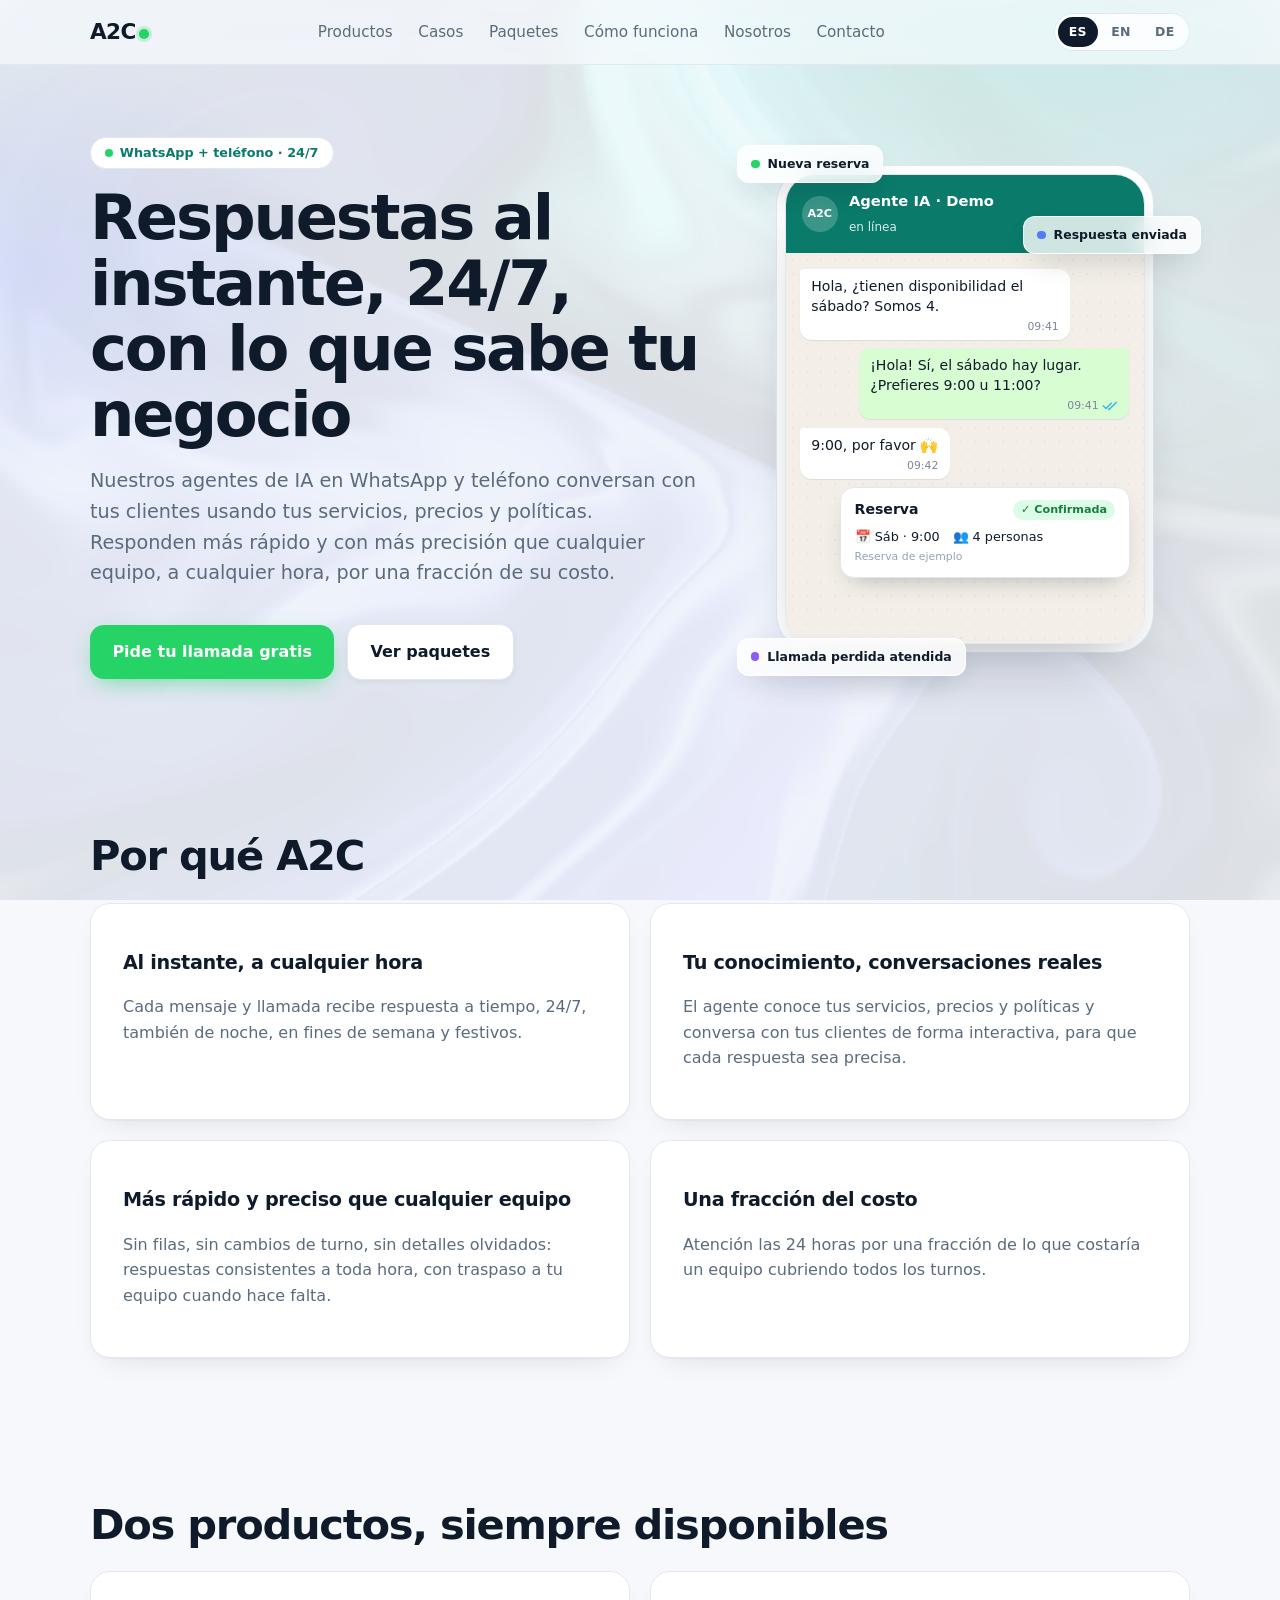
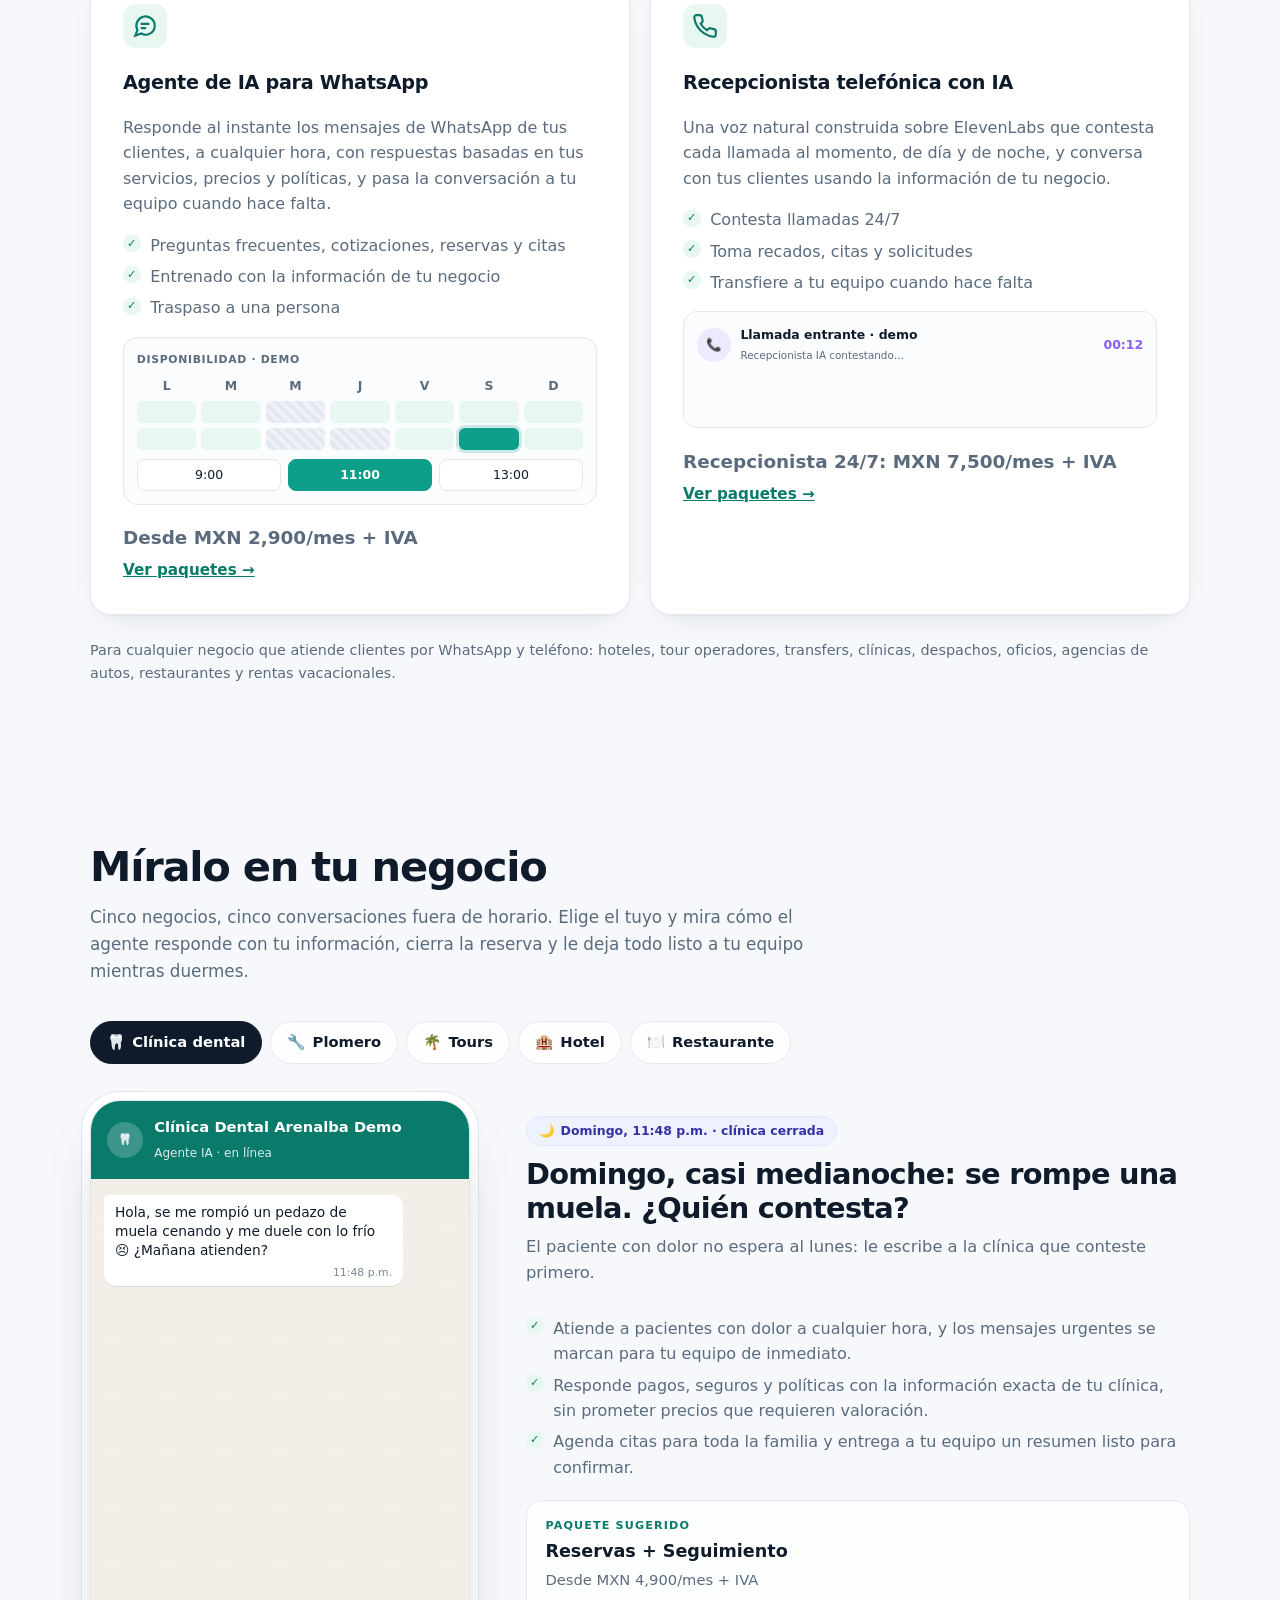
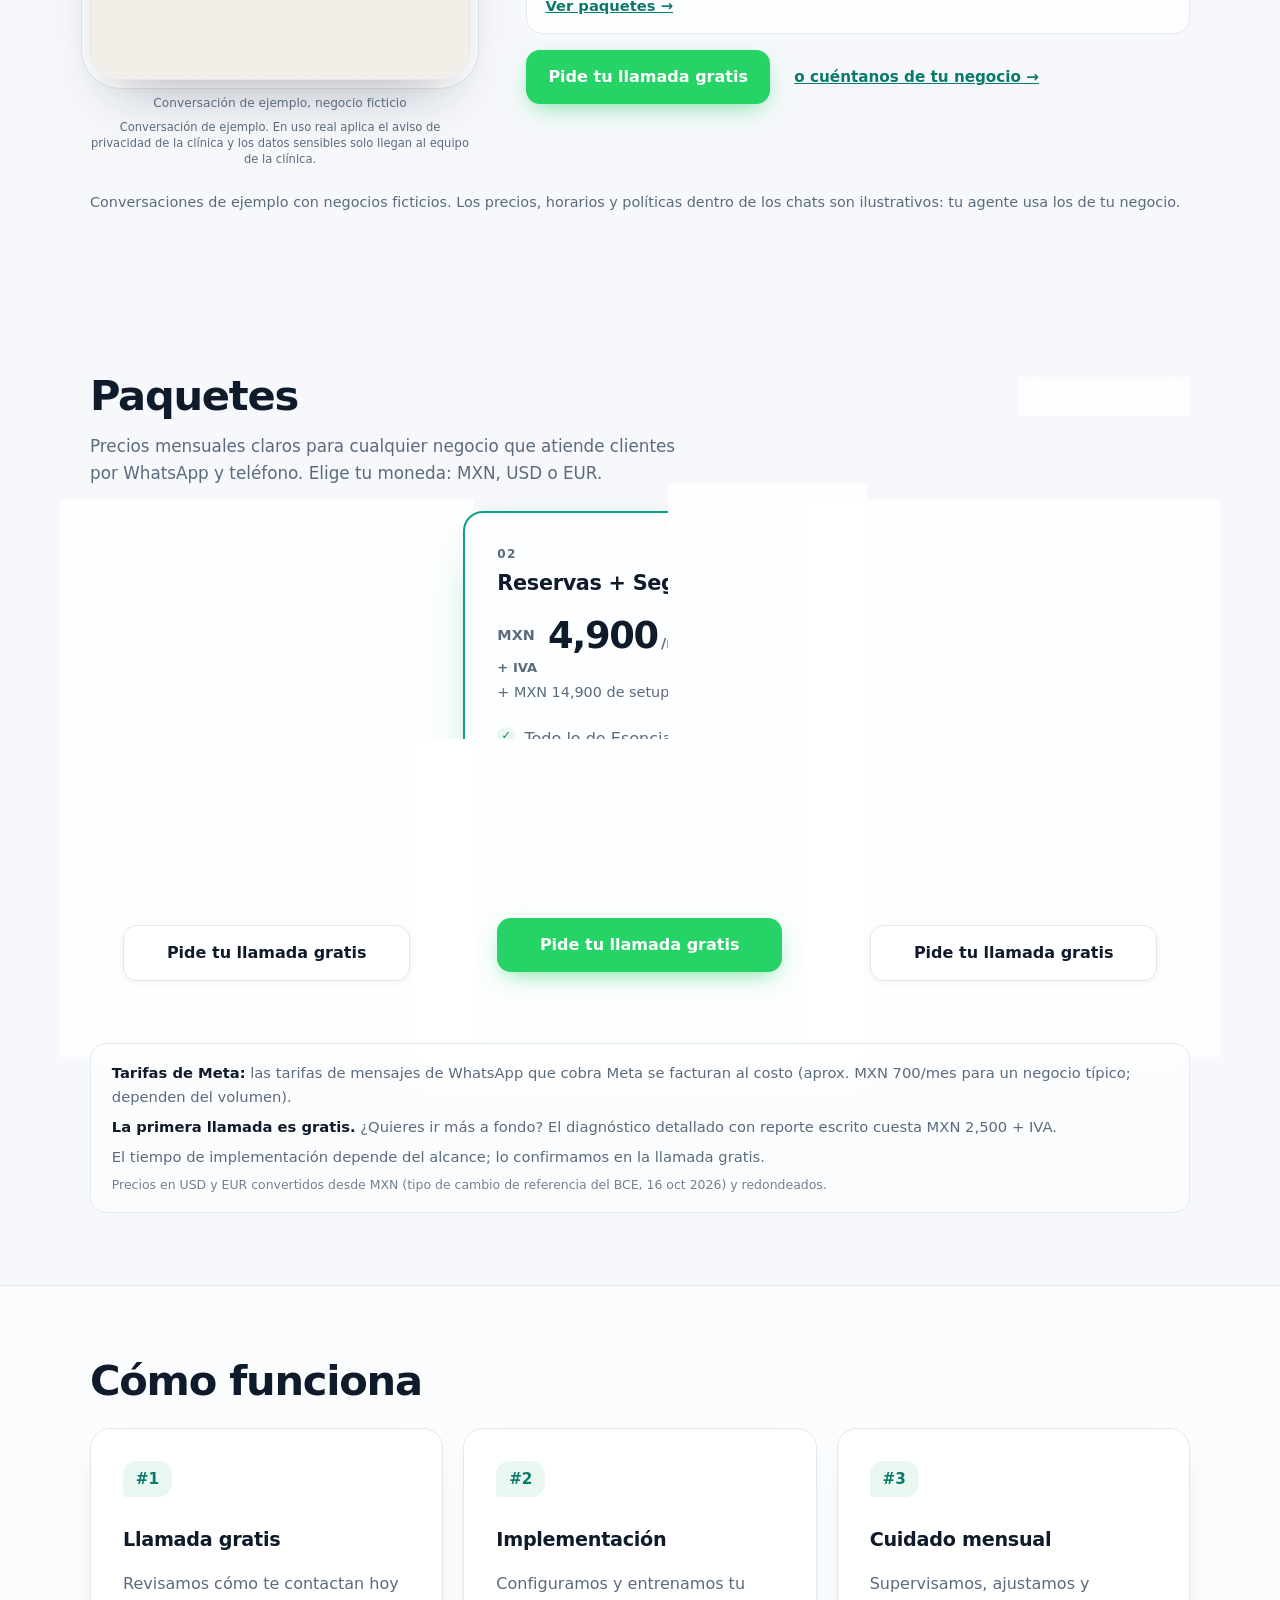
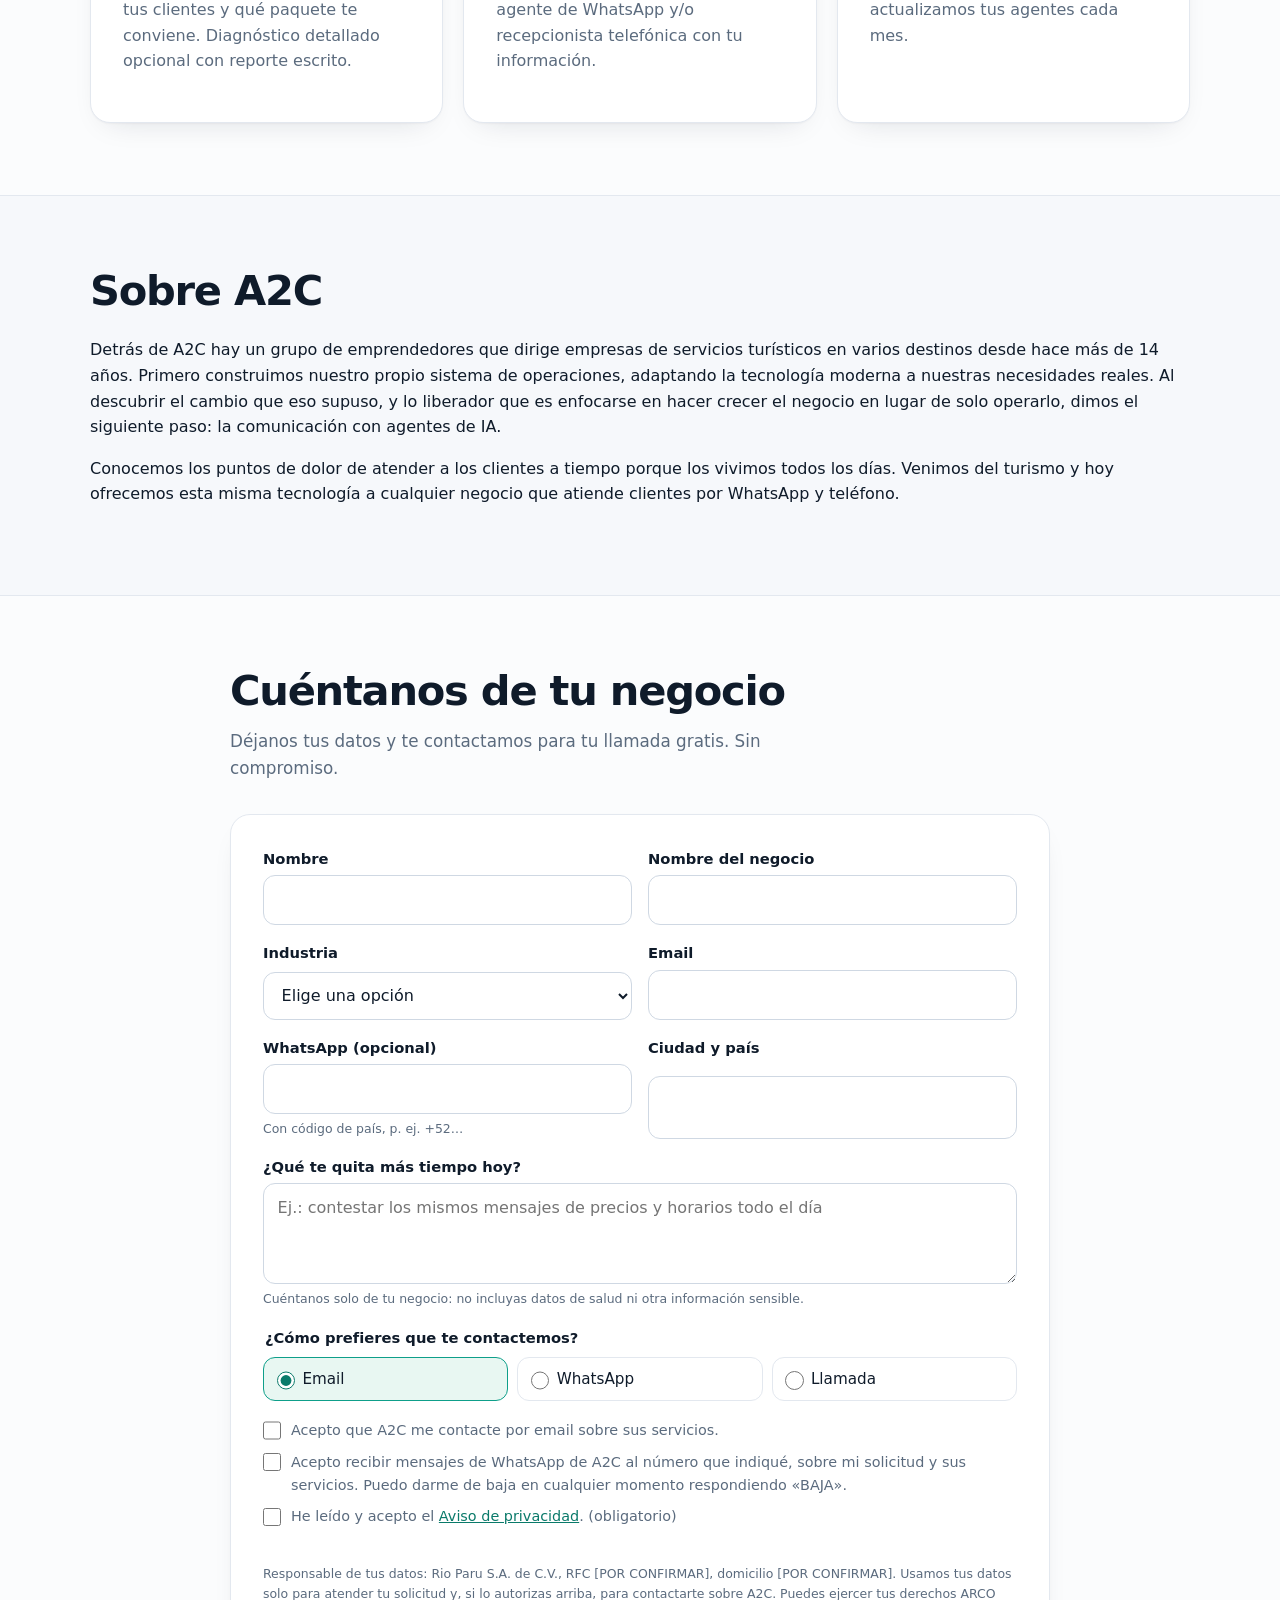
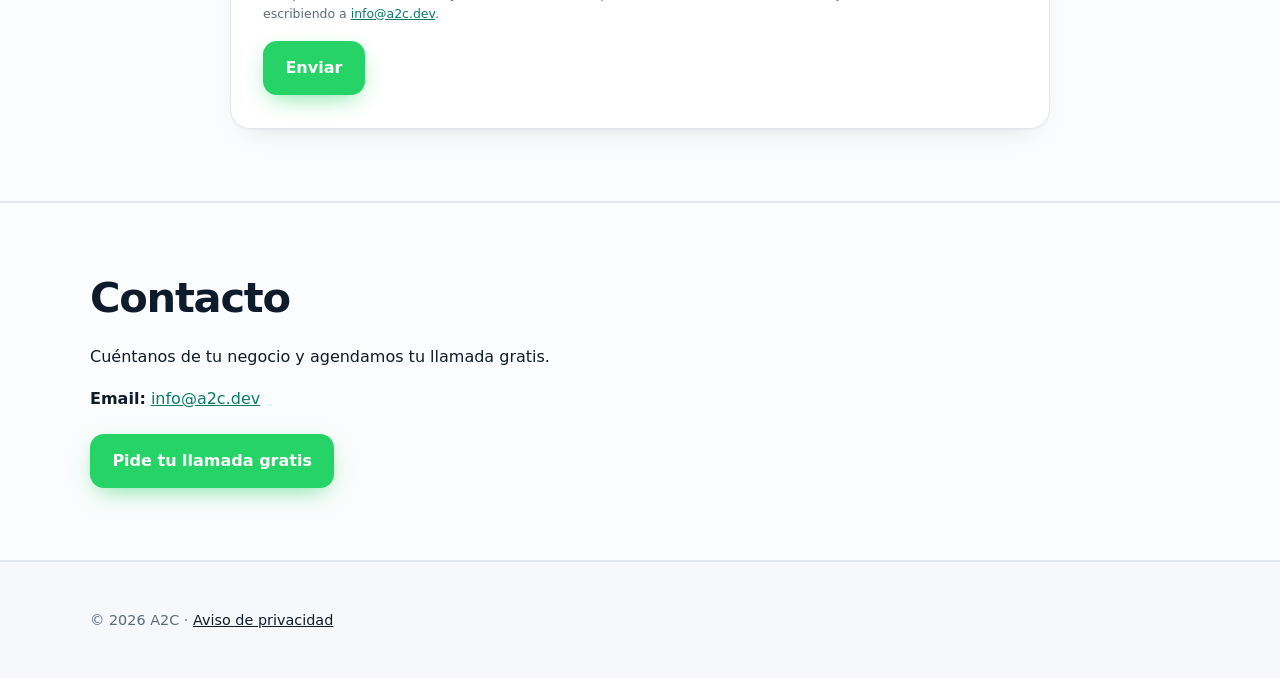
<file: index.html>
<!doctype html>
<html lang="es" data-url-lang>
<head>
<meta charset="utf-8">
<meta name="viewport" content="width=device-width,initial-scale=1">
<!-- seo:start (generated by tools/build-i18n.py) -->
<title>A2C · Agentes de IA para WhatsApp y teléfono para tu negocio</title>
<meta name="description" content="A2C crea agentes de IA para WhatsApp y teléfono que responden al instante, 24/7, con el conocimiento de tu negocio: más rápido y preciso que cualquier equipo, por una fracción de su costo. Para hoteles, clínicas, despachos, oficios, restaurantes y más.">
<link rel="canonical" href="https://a2c.dev/">
<link rel="alternate" hreflang="es" href="https://a2c.dev/">
<link rel="alternate" hreflang="en" href="https://a2c.dev/en/">
<link rel="alternate" hreflang="de" href="https://a2c.dev/de/">
<link rel="alternate" hreflang="x-default" href="https://a2c.dev/">
<meta property="og:type" content="website">
<meta property="og:site_name" content="A2C">
<meta property="og:locale" content="es_MX">
<meta property="og:locale:alternate" content="en_US">
<meta property="og:locale:alternate" content="de_DE">
<meta property="og:title" content="A2C · Agentes de IA para WhatsApp y teléfono">
<meta property="og:description" content="Respuestas al instante, 24/7, por WhatsApp y teléfono, basadas en tus servicios, precios y políticas. Más rápido y preciso que cualquier equipo, por una fracción de su costo.">
<meta property="og:url" content="https://a2c.dev/">
<meta name="twitter:card" content="summary">
<meta name="twitter:title" content="A2C · Agentes de IA para WhatsApp y teléfono">
<meta name="twitter:description" content="Agente de IA en WhatsApp y recepcionista telefónica con IA que responden al instante, 24/7, con el conocimiento de tu negocio.">
<!-- seo:end -->
<link rel="icon" href="/favicon.svg" type="image/svg+xml">
<meta name="theme-color" content="#f6f8fb">
<link rel="stylesheet" href="/style.css">
<script src="/fx.js" defer></script>
<script src="/i18n.js" defer></script>
<script src="/pricing.js" defer></script>
<script src="/nav.js" defer></script>
<script src="/showcase.js" defer></script>
<script src="/lead-form.js" defer></script>
<script type="application/ld+json">
{"@context":"https://schema.org","@type":"ProfessionalService","name":"A2C","url":"https://a2c.dev/","description":"Agentes de IA para WhatsApp y recepcionista telefónica con IA que responden al instante, 24/7, con el conocimiento de cada negocio: sus servicios, precios y políticas.","areaServed":[{"@type":"Country","name":"Mexico"},{"@type":"Place","name":"Latin America"},{"@type":"Country","name":"Spain"},{"@type":"Country","name":"United States"},{"@type":"Country","name":"United Kingdom"},{"@type":"Country","name":"Germany"},{"@type":"Country","name":"Austria"},{"@type":"Country","name":"Switzerland"}],"email":"info@a2c.dev","makesOffer":[{"@type":"Offer","name":"Esencial","description":"Agente de IA en WhatsApp: preguntas frecuentes, cotizaciones, traspaso a tu equipo, ~800 conversaciones/mes.","price":2900,"priceCurrency":"MXN","priceSpecification":[{"@type":"UnitPriceSpecification","price":2900,"priceCurrency":"MXN","unitCode":"MON","referenceQuantity":{"@type":"QuantitativeValue","value":1,"unitCode":"MON"},"valueAddedTaxIncluded":false},{"@type":"UnitPriceSpecification","name":"Setup","price":7900,"priceCurrency":"MXN","valueAddedTaxIncluded":false},{"@type":"UnitPriceSpecification","price":159,"priceCurrency":"USD","unitCode":"MON","referenceQuantity":{"@type":"QuantitativeValue","value":1,"unitCode":"MON"},"valueAddedTaxIncluded":false},{"@type":"UnitPriceSpecification","name":"Setup","price":430,"priceCurrency":"USD","valueAddedTaxIncluded":false},{"@type":"UnitPriceSpecification","price":139,"priceCurrency":"EUR","unitCode":"MON","referenceQuantity":{"@type":"QuantitativeValue","value":1,"unitCode":"MON"},"valueAddedTaxIncluded":false},{"@type":"UnitPriceSpecification","name":"Setup","price":380,"priceCurrency":"EUR","valueAddedTaxIncluded":false}],"itemOffered":{"@type":"Service","name":"Esencial"}},{"@type":"Offer","name":"Reservas + Seguimiento","description":"Todo lo de Esencial + reservas y citas, links de pago, recordatorios y solicitudes de reseñas, ~2,000 conversaciones/mes.","price":4900,"priceCurrency":"MXN","priceSpecification":[{"@type":"UnitPriceSpecification","price":4900,"priceCurrency":"MXN","unitCode":"MON","referenceQuantity":{"@type":"QuantitativeValue","value":1,"unitCode":"MON"},"valueAddedTaxIncluded":false},{"@type":"UnitPriceSpecification","name":"Setup","price":14900,"priceCurrency":"MXN","valueAddedTaxIncluded":false},{"@type":"UnitPriceSpecification","price":269,"priceCurrency":"USD","unitCode":"MON","referenceQuantity":{"@type":"QuantitativeValue","value":1,"unitCode":"MON"},"valueAddedTaxIncluded":false},{"@type":"UnitPriceSpecification","name":"Setup","price":810,"priceCurrency":"USD","valueAddedTaxIncluded":false},{"@type":"UnitPriceSpecification","price":239,"priceCurrency":"EUR","unitCode":"MON","referenceQuantity":{"@type":"QuantitativeValue","value":1,"unitCode":"MON"},"valueAddedTaxIncluded":false},{"@type":"UnitPriceSpecification","name":"Setup","price":720,"priceCurrency":"EUR","valueAddedTaxIncluded":false}],"itemOffered":{"@type":"Service","name":"Reservas + Seguimiento"}},{"@type":"Offer","name":"Recepcionista 24/7","description":"WhatsApp + recepcionista telefónica con IA, incluye 500 minutos de voz.","price":7500,"priceCurrency":"MXN","priceSpecification":[{"@type":"UnitPriceSpecification","price":7500,"priceCurrency":"MXN","unitCode":"MON","referenceQuantity":{"@type":"QuantitativeValue","value":1,"unitCode":"MON"},"valueAddedTaxIncluded":false},{"@type":"UnitPriceSpecification","name":"Setup","price":19900,"priceCurrency":"MXN","valueAddedTaxIncluded":false},{"@type":"UnitPriceSpecification","price":409,"priceCurrency":"USD","unitCode":"MON","referenceQuantity":{"@type":"QuantitativeValue","value":1,"unitCode":"MON"},"valueAddedTaxIncluded":false},{"@type":"UnitPriceSpecification","name":"Setup","price":1080,"priceCurrency":"USD","valueAddedTaxIncluded":false},{"@type":"UnitPriceSpecification","price":359,"priceCurrency":"EUR","unitCode":"MON","referenceQuantity":{"@type":"QuantitativeValue","value":1,"unitCode":"MON"},"valueAddedTaxIncluded":false},{"@type":"UnitPriceSpecification","name":"Setup","price":960,"priceCurrency":"EUR","valueAddedTaxIncluded":false}],"itemOffered":{"@type":"Service","name":"Recepcionista 24/7"}},{"@type":"Offer","name":"Llamada inicial","price":0,"priceCurrency":"MXN","itemOffered":{"@type":"Service","name":"Primera llamada gratis"}},{"@type":"Offer","name":"Diagnóstico detallado","price":2500,"priceCurrency":"MXN","priceSpecification":[{"@type":"PriceSpecification","price":2500,"priceCurrency":"MXN","valueAddedTaxIncluded":false},{"@type":"PriceSpecification","price":139,"priceCurrency":"USD","valueAddedTaxIncluded":false},{"@type":"PriceSpecification","price":119,"priceCurrency":"EUR","valueAddedTaxIncluded":false}],"itemOffered":{"@type":"Service","name":"Diagnóstico con reporte escrito"}}]}
</script>
</head>
<body>
<canvas id="bg" aria-hidden="true"></canvas><div class="bg-fallback" aria-hidden="true"></div>
<a class="skip" href="#main" data-es data-en="Skip to content" data-de="Zum Inhalt springen">Saltar al contenido</a>
<header><div class="w nav">
<a class="logo" href="#top" aria-label="A2C">A2C</a>
<button class="menu-btn" type="button" aria-expanded="false" aria-controls="nav-links" aria-label="Menú" data-en-label="Menu" data-de-label="Menü"><span></span><span></span><span></span></button>
<nav class="links" id="nav-links" aria-label="Principal" data-en-label="Main" data-de-label="Hauptnavigation">
<a href="#productos" data-es data-en="Products" data-de="Produkte">Productos</a><a href="#casos" data-es data-en="Use cases" data-de="Beispiele">Casos</a><a href="#paquetes" data-es data-en="Packages" data-de="Pakete">Paquetes</a><a href="#como" data-es data-en="How it works" data-de="So funktioniert es">Cómo funciona</a><a href="#nosotros" data-es data-en="About" data-de="Über uns">Nosotros</a><a href="#contacto" data-es data-en="Contact" data-de="Kontakt">Contacto</a>
</nav>
<nav class="langsw" aria-label="Idioma / Language / Sprache"><a href="/" hreflang="es" lang="es" aria-label="Español" class="on" aria-current="page">ES</a><a href="/en/" hreflang="en" lang="en" aria-label="English">EN</a><a href="/de/" hreflang="de" lang="de" aria-label="Deutsch">DE</a></nav>
</div></header>
<main id="main">
<section class="hero" id="top"><div class="w hero-grid"><div class="hero-copy">
<span class="tag" data-es data-en="WhatsApp + phone · 24/7" data-de="WhatsApp + Telefon · rund um die Uhr">WhatsApp + teléfono · 24/7</span>
<h1 class="split" data-es data-en="Instant answers, 24/7, from your own business knowledge" data-de="Sofort die richtige Antwort – rund um die Uhr, mit dem Wissen Ihres Unternehmens">Respuestas al instante, 24/7, con lo que sabe tu negocio</h1>
<p class="lead blur-in" data-es data-en="Our AI agents on WhatsApp and phone hold real conversations with your customers, drawing on your services, prices and policies. They answer faster and more accurately than any team could, around the clock, for a fraction of the cost." data-de="Unsere KI-Agenten für WhatsApp und Telefon führen echte Gespräche mit Ihren Kunden – auf Basis Ihrer Leistungen, Preise und Richtlinien. Sie antworten schneller und präziser, als es ein Team je könnte, rund um die Uhr und zu einem Bruchteil der Kosten.">Nuestros agentes de IA en WhatsApp y teléfono conversan con tus clientes usando tus servicios, precios y políticas. Responden más rápido y con más precisión que cualquier equipo, a cualquier hora, por una fracción de su costo.</p>
<a class="btn magnetic" href="mailto:info@a2c.dev?subject=Llamada%20gratis%20%E2%80%93%20A2C" data-es-href="mailto:info@a2c.dev?subject=Llamada%20gratis%20%E2%80%93%20A2C" data-en-href="mailto:info@a2c.dev?subject=Free%20call%20%E2%80%93%20A2C" data-de-href="mailto:info@a2c.dev?subject=Kostenloses%20Erstgespr%C3%A4ch%20%E2%80%93%20A2C"><span data-es data-en="Book your free call" data-de="Kostenloses Erstgespräch">Pide tu llamada gratis</span></a>
<a class="btn o" href="#paquetes" data-es data-en="See packages" data-de="Pakete ansehen">Ver paquetes</a>
</div><div class="demo-wrap" aria-hidden="true">
<div class="phone"><div class="ph-top"><span class="av">A2C</span><div><b><span data-es data-en="AI agent · Demo" data-de="KI-Agent · Demo">Agente IA · Demo</span></b><small><span data-es data-en="online" data-de="online">en línea</span></small></div></div>
<div class="thread" id="thread">
<div class="msg in m1"><span data-es data-en="Hi, do you have availability on Saturday? We're 4." data-de="Hallo, haben Sie am Samstag noch etwas frei? Wir sind zu viert.">Hola, ¿tienen disponibilidad el sábado? Somos 4.</span><i>09:41</i></div>
<div class="typing m2"><span></span><span></span><span></span></div>
<div class="msg out m3"><span data-es data-en="Hi! Yes, Saturday is available. Would you prefer 9:00 or 11:00?" data-de="Hallo! Ja, am Samstag ist noch frei. Passt Ihnen 9:00 oder 11:00 Uhr?">¡Hola! Sí, el sábado hay lugar. ¿Prefieres 9:00 u 11:00?</span><i>09:41 <svg class="tk" viewBox="0 0 18 12" aria-hidden="true"><path d="M1 6l3.5 3.5L11 3M7 9.5L8 10.5 16.5 2" fill="none" stroke="currentColor" stroke-width="1.6"/></svg></i></div>
<div class="msg in m4"><span data-es data-en="9:00, please 🙌" data-de="9:00 Uhr, bitte 🙌">9:00, por favor 🙌</span><i>09:42</i></div>
<div class="typing m5"><span></span><span></span><span></span></div>
<div class="bk m6"><div class="bk-h"><b><span data-es data-en="Booking" data-de="Buchung">Reserva</span></b><span class="ok">✓ <span data-es data-en="Confirmed" data-de="Bestätigt">Confirmada</span></span></div>
<div class="bk-r"><span>📅 <span data-es data-en="Sat · 9:00" data-de="Sa · 9:00">Sáb · 9:00</span></span><span>👥 <span data-es data-en="4 people" data-de="4 Personen">4 personas</span></span></div><small><span data-es data-en="Example booking" data-de="Beispielbuchung">Reserva de ejemplo</span></small></div>
</div></div>
<div class="toast t1"><span class="dot g"></span><span data-es data-en="New booking" data-de="Neue Buchung">Nueva reserva</span></div>
<div class="toast t2"><span class="dot b"></span><span data-es data-en="Reply sent" data-de="Antwort gesendet">Respuesta enviada</span></div>
<div class="toast t3"><span class="dot v"></span><span data-es data-en="Missed call answered" data-de="Verpasster Anruf beantwortet">Llamada perdida atendida</span></div>
</div></div></section>

<section id="por-que" class="alt"><div class="w">
<h2 data-es data-en="Why A2C" data-de="Warum A2C">Por qué A2C</h2>
<div class="grid g2">
<div class="card reveal"><h3 data-es data-en="Instant, at any hour" data-de="Sofort, zu jeder Uhrzeit">Al instante, a cualquier hora</h3><p data-es data-en="Every message and call gets a timely reply, 24/7, including nights, weekends and holidays." data-de="Jede Nachricht und jeder Anruf wird rechtzeitig beantwortet – rund um die Uhr, auch nachts, am Wochenende und an Feiertagen.">Cada mensaje y llamada recibe respuesta a tiempo, 24/7, también de noche, en fines de semana y festivos.</p></div>
<div class="card reveal"><h3 data-es data-en="Your knowledge, real conversations" data-de="Ihr Wissen, echte Gespräche">Tu conocimiento, conversaciones reales</h3><p data-es data-en="The agent knows your services, prices and policies and talks with your customers interactively, so every answer is accurate." data-de="Der Agent kennt Ihre Leistungen, Preise und Richtlinien und führt interaktive Gespräche mit Ihren Kunden – so stimmt jede Antwort.">El agente conoce tus servicios, precios y políticas y conversa con tus clientes de forma interactiva, para que cada respuesta sea precisa.</p></div>
<div class="card reveal"><h3 data-es data-en="Faster and more accurate than any team" data-de="Schneller und präziser als jedes Team">Más rápido y preciso que cualquier equipo</h3><p data-es data-en="No queues, no shift changes, no forgotten details: consistent answers around the clock, with hand-off to your team when needed." data-de="Keine Warteschlangen, keine Schichtwechsel, keine vergessenen Details: verlässliche Antworten rund um die Uhr, mit Übergabe an Ihr Team bei Bedarf.">Sin filas, sin cambios de turno, sin detalles olvidados: respuestas consistentes a toda hora, con traspaso a tu equipo cuando hace falta.</p></div>
<div class="card reveal"><h3 data-es data-en="A fraction of the cost" data-de="Ein Bruchteil der Kosten">Una fracción del costo</h3><p data-es data-en="Round-the-clock service for a fraction of what a team covering every shift would cost." data-de="Service rund um die Uhr zu einem Bruchteil dessen, was ein Team für alle Schichten kosten würde.">Atención las 24 horas por una fracción de lo que costaría un equipo cubriendo todos los turnos.</p></div>
</div></div></section>

<section id="productos"><div class="w">
<h2 data-es data-en="Two products, always on" data-de="Zwei Produkte, immer erreichbar">Dos productos, siempre disponibles</h2>
<div class="grid g2">
<article class="card reveal">
<svg class="ic" viewBox="0 0 24 24" fill="none" stroke="currentColor" stroke-width="2" aria-hidden="true"><path d="M21 11.5a8.4 8.4 0 0 1-12.5 7.4L3 21l2-5.3A8.5 8.5 0 1 1 21 11.5z"/><path d="M8 10h8M8 14h5"/></svg>
<h3 data-es data-en="AI agent for WhatsApp" data-de="KI-Agent für WhatsApp">Agente de IA para WhatsApp</h3>
<p data-es data-en="Replies instantly to your customers' WhatsApp messages at any hour, with answers grounded in your services, prices and policies, and hands the conversation to your team when needed." data-de="Beantwortet die WhatsApp-Nachrichten Ihrer Kunden sofort und zu jeder Uhrzeit – auf Basis Ihrer Leistungen, Preise und Richtlinien – und übergibt das Gespräch bei Bedarf an Ihr Team.">Responde al instante los mensajes de WhatsApp de tus clientes, a cualquier hora, con respuestas basadas en tus servicios, precios y políticas, y pasa la conversación a tu equipo cuando hace falta.</p>
<ul class="chk"><li data-es data-en="FAQs, quotes, bookings and appointments" data-de="Häufige Fragen, Angebote, Buchungen und Termine">Preguntas frecuentes, cotizaciones, reservas y citas</li><li data-es data-en="Trained on your business information" data-de="Mit den Informationen Ihres Unternehmens trainiert">Entrenado con la información de tu negocio</li><li data-es data-en="Hand-off to a human" data-de="Übergabe an einen Menschen">Traspaso a una persona</li></ul>
<div class="mock slots" aria-hidden="true"><div class="mock-h"><span data-es data-en="Availability · demo" data-de="Verfügbarkeit · Demo">Disponibilidad · demo</span></div><div class="days"><span data-es data-en="M" data-de="M">L</span><span data-es data-en="T" data-de="D">M</span><span data-es data-en="W" data-de="M">M</span><span data-es data-en="T" data-de="D">J</span><span data-es data-en="F" data-de="F">V</span><span data-es data-en="S" data-de="S">S</span><span data-es data-en="S" data-de="S">D</span></div><div class="cells"><span class="c"></span><span class="c"></span><span class="c full"></span><span class="c"></span><span class="c"></span><span class="c"></span><span class="c"></span><span class="c"></span><span class="c"></span><span class="c full"></span><span class="c full"></span><span class="c"></span><span class="c pick"></span><span class="c"></span></div><div class="times"><span>9:00</span><span class="pick">11:00</span><span>13:00</span></div></div>
<p class="price" data-price="from" data-pkg="esencial">Desde MXN 2,900/mes + IVA</p><p class="quote"><a href="#paquetes" data-es data-en="See packages →" data-de="Pakete ansehen →">Ver paquetes →</a></p>
</article>
<article class="card reveal">
<svg class="ic" viewBox="0 0 24 24" fill="none" stroke="currentColor" stroke-width="2" aria-hidden="true"><path d="M22 16.9v3a2 2 0 0 1-2.2 2 19.8 19.8 0 0 1-8.6-3.1 19.5 19.5 0 0 1-6-6A19.8 19.8 0 0 1 2.1 4.2 2 2 0 0 1 4.1 2h3a2 2 0 0 1 2 1.7c.1 1 .4 1.9.7 2.8a2 2 0 0 1-.5 2.1L8 9.9a16 16 0 0 0 6 6l1.3-1.3a2 2 0 0 1 2.1-.4c.9.3 1.8.6 2.8.7a2 2 0 0 1 1.7 2z"/></svg>
<h3 data-es data-en="AI phone receptionist" data-de="KI-Telefonrezeption">Recepcionista telefónica con IA</h3>
<p data-es data-en="A natural voice built on ElevenLabs that picks up every call right away, day and night, and talks with your callers using your business information." data-de="Eine natürliche Stimme auf Basis von ElevenLabs, die jeden Anruf sofort entgegennimmt, Tag und Nacht, und mit Ihren Anrufern auf Basis Ihrer Unternehmensinformationen spricht.">Una voz natural construida sobre ElevenLabs que contesta cada llamada al momento, de día y de noche, y conversa con tus clientes usando la información de tu negocio.</p>
<ul class="chk"><li data-es data-en="Answers calls 24/7" data-de="Nimmt Anrufe rund um die Uhr entgegen">Contesta llamadas 24/7</li><li data-es data-en="Takes messages, appointments and requests" data-de="Nimmt Nachrichten, Termine und Anfragen auf">Toma recados, citas y solicitudes</li><li data-es data-en="Transfers to your team when needed" data-de="Leitet bei Bedarf an Ihr Team weiter">Transfiere a tu equipo cuando hace falta</li></ul>
<div class="mock call" aria-hidden="true"><div class="call-h"><span class="ring">📞</span><div><b><span data-es data-en="Incoming call · demo" data-de="Eingehender Anruf · Demo">Llamada entrante · demo</span></b><small><span data-es data-en="AI receptionist answering…" data-de="KI-Rezeption nimmt ab …">Recepcionista IA contestando…</span></small></div><span class="live">00:12</span></div><div class="wave"><i style="--d:0"></i><i style="--d:1"></i><i style="--d:2"></i><i style="--d:3"></i><i style="--d:4"></i><i style="--d:5"></i><i style="--d:6"></i><i style="--d:7"></i><i style="--d:8"></i><i style="--d:9"></i><i style="--d:10"></i><i style="--d:11"></i><i style="--d:12"></i><i style="--d:13"></i><i style="--d:14"></i><i style="--d:15"></i><i style="--d:16"></i><i style="--d:17"></i><i style="--d:18"></i><i style="--d:19"></i><i style="--d:20"></i><i style="--d:21"></i><i style="--d:22"></i><i style="--d:23"></i><i style="--d:24"></i><i style="--d:25"></i><i style="--d:26"></i><i style="--d:27"></i></div></div>
<p class="price" data-price="recep" data-pkg="recepcionista">Recepcionista 24/7: MXN 7,500/mes + IVA</p><p class="quote"><a href="#paquetes" data-es data-en="See packages →" data-de="Pakete ansehen →">Ver paquetes →</a></p>
</article>
</div>
<p class="note" data-es data-en="For any business that serves customers on WhatsApp and by phone: hotels, tour operators, transfers, clinics, offices, trades, car dealerships, restaurants and vacation rentals." data-de="Für jedes Unternehmen, das Kunden per WhatsApp und Telefon betreut: Hotels, Touranbieter, Transfers, Praxen, Büros, Handwerksbetriebe, Autohäuser, Restaurants und Ferienwohnungen.">Para cualquier negocio que atiende clientes por WhatsApp y teléfono: hoteles, tour operadores, transfers, clínicas, despachos, oficios, agencias de autos, restaurantes y rentas vacacionales.</p>
</div></section>

<!-- showcase:start (generated by tools/build-showcase.py) -->
<section id="casos"><div class="w">
<h2 data-es data-en="See it in your business" data-de="So sieht das in Ihrem Betrieb aus">Míralo en tu negocio</h2>
<p class="lead sm sc-intro" data-es data-en="Five businesses, five after-hours conversations. Pick yours and watch the agent answer from your own information, close the booking and leave everything ready for your team while you sleep." data-de="Fünf Branchen, fünf Gespräche nach Feierabend. Wählen Sie Ihre aus und sehen Sie, wie der Agent mit Ihren eigenen Informationen antwortet, die Buchung abschließt und Ihrem Team alles vorbereitet – während Sie schlafen.">Cinco negocios, cinco conversaciones fuera de horario. Elige el tuyo y mira cómo el agente responde con tu información, cierra la reserva y le deja todo listo a tu equipo mientras duermes.</p>
<div class="sc" data-sc>
<div class="sc-tabs" role="tablist" aria-label="Industrias" data-en-label="Industries" data-de-label="Branchen"><button type="button" class="sc-tab" role="tab" id="sc-tab-dental" aria-controls="sc-dental" aria-selected="true" tabindex="0"><span aria-hidden="true">🦷</span><span data-es data-en="Dental clinic" data-de="Zahnarztpraxis">Clínica dental</span></button><button type="button" class="sc-tab" role="tab" id="sc-tab-plomero" aria-controls="sc-plomero" aria-selected="false" tabindex="-1"><span aria-hidden="true">🔧</span><span data-es data-en="Plumber" data-de="Sanitär-Notdienst">Plomero</span></button><button type="button" class="sc-tab" role="tab" id="sc-tab-tours" aria-controls="sc-tours" aria-selected="false" tabindex="-1"><span aria-hidden="true">🌴</span><span data-es data-en="Tour operator" data-de="Touranbieter">Tours</span></button><button type="button" class="sc-tab" role="tab" id="sc-tab-hotel" aria-controls="sc-hotel" aria-selected="false" tabindex="-1"><span aria-hidden="true">🏨</span><span data-es data-en="Hotel" data-de="Hotel">Hotel</span></button><button type="button" class="sc-tab" role="tab" id="sc-tab-restaurante" aria-controls="sc-restaurante" aria-selected="false" tabindex="-1"><span aria-hidden="true">🍽️</span><span data-es data-en="Restaurant" data-de="Restaurant">Restaurante</span></button></div>
<div class="sc-panel" id="sc-dental" role="tabpanel" aria-labelledby="sc-tab-dental" tabindex="0"><div class="sc-head"><span class="sc-chip"><span aria-hidden="true">🌙</span> <span data-es data-en="Sunday, 11:48 PM · clinic closed" data-de="Sonntag, 23:48 · Praxis geschlossen">Domingo, 11:48 p.m. · clínica cerrada</span></span><h3 data-es data-en="Sunday, nearly midnight: a tooth cracks. Who answers?" data-de="Sonntag, kurz vor Mitternacht: Ein Zahn bricht ab. Wer antwortet?">Domingo, casi medianoche: se rompe una muela. ¿Quién contesta?</h3><p data-es data-en="A patient in pain won&#x27;t wait for Monday. They message whichever clinic replies first." data-de="Wer Zahnschmerzen hat, wartet nicht bis Montag – sondern schreibt der Praxis, die zuerst antwortet.">El paciente con dolor no espera al lunes: le escribe a la clínica que conteste primero.</p></div><div class="sc-stage"><div class="phone"><div class="ph-top"><span class="av" aria-hidden="true">🦷</span><div><b><span data-es data-en="Arenalba Dental Clinic Demo" data-de="Zahnarztpraxis Arenalba Demo">Clínica Dental Arenalba Demo</span></b><small><span data-es data-en="AI agent · online" data-de="KI-Agent · online">Agente IA · en línea</span></small></div></div><div class="sc-thread" role="log" aria-label="Conversación de ejemplo, negocio ficticio" data-en-label="Example conversation, fictional business" data-de-label="Beispielgespräch, fiktives Unternehmen"><div class="sc-i msg in"><span data-es data-en="Hi, a piece of my molar broke off at dinner and it hurts with anything cold 😣 Are you open tomorrow?" data-de="Hallo, mir ist beim Abendessen ein Stück vom Backenzahn abgebrochen und bei Kaltem tut es richtig weh 😣 Haben Sie morgen geöffnet?">Hola, se me rompió un pedazo de muela cenando y me duele con lo frío 😣 ¿Mañana atienden?</span><i class="sc-t"><i data-es data-en="11:48 PM" data-de="23:48">11:48 p.m.</i></i></div><div class="sc-i msg out"><span data-es data-en="So sorry to hear that 😟 We open tomorrow, Monday, 9 am to 7 pm. I&#x27;ll request the first exam of the day for you, 9:00 am, and flag your message to the team as &lt;b&gt;urgent&lt;/b&gt;: they confirm it as soon as we open. If it gets much worse or it&#x27;s an emergency, please go to an emergency service. Does that work?" data-de="Oh nein, das tut mir leid 😟 Morgen, Montag, sind wir von 9 bis 19 Uhr da. Ich frage für Sie den ersten Untersuchungstermin um 9:00 Uhr an und markiere Ihre Nachricht fürs Team als &lt;b&gt;dringend&lt;/b&gt; – es bestätigt den Termin, sobald wir öffnen. Wenn es deutlich schlimmer wird oder ein Notfall ist, wenden Sie sich bitte an einen Notdienst. Passt das?">Lamento mucho eso 😟 Mañana lunes abrimos de 9:00 a 19:00. Te pido la primera valoración del día, a las 9:00, y le marco tu mensaje al equipo como <b>urgente</b>: lo confirman en cuanto abran. Si empeora mucho o es una emergencia, acude a un servicio de urgencias. ¿Te funciona?</span><i class="sc-t"><i data-es data-en="11:48 PM" data-de="23:48">11:48 p.m.</i><svg class="tk" viewBox="0 0 18 12" aria-hidden="true"><path d="M1 6l3.5 3.5L11 3M7 9.5L8 10.5 16.5 2" fill="none" stroke="currentColor" stroke-width="1.6"/></svg></i></div><div class="sc-i msg in"><span data-es data-en="Yes please. How much will it be? Do you take cards?" data-de="Ja, gerne. Was kostet das? Und kann ich mit Karte zahlen?">Sí, porfa. ¿Cuánto cuesta? ¿Y aceptan tarjeta?</span><i class="sc-t"><i data-es data-en="11:50 PM" data-de="23:50">11:50 p.m.</i></i></div><div class="sc-i msg out"><span data-es data-en="It depends on what the dentist finds: at the exam you get a written quote before any treatment ✍️ We take cash (MXN and USD), Visa, Mastercard, Amex and bank transfer, with interest-free instalments on selected treatments." data-de="Das hängt vom Befund ab: Bei der Untersuchung bekommen Sie einen schriftlichen Kostenvoranschlag, bevor irgendetwas behandelt wird ✍️ Wir nehmen Bargeld, Visa, Mastercard, Amex und Überweisung; für ausgewählte Behandlungen ist Ratenzahlung möglich.">El costo depende de lo que vea el dentista: en la valoración te da un presupuesto por escrito antes de cualquier tratamiento ✍️ Aceptamos efectivo (MXN y USD), Visa, Mastercard, Amex y transferencia, con meses sin intereses en tratamientos seleccionados.</span><i class="sc-t"><i data-es data-en="11:50 PM" data-de="23:50">11:50 p.m.</i><svg class="tk" viewBox="0 0 18 12" aria-hidden="true"><path d="M1 6l3.5 3.5L11 3M7 9.5L8 10.5 16.5 2" fill="none" stroke="currentColor" stroke-width="1.6"/></svg></i></div><div class="sc-i msg in"><span data-es data-en="Ok. Can I use my health insurance?" data-de="Ok. Zahlt das meine Krankenversicherung?">Ok. Tengo seguro de gastos médicos, ¿sirve?</span><i class="sc-t"><i data-es data-en="11:51 PM" data-de="23:51">11:51 p.m.</i></i></div><div class="sc-i msg out"><span data-es data-en="We don&#x27;t bill insurers directly, but we give you an official invoice and an itemized receipt so you can claim it back. Bring ID and any previous X-rays." data-de="Wir rechnen nicht direkt mit Versicherungen ab, aber Sie bekommen eine offizielle Rechnung und eine detaillierte Quittung für die Erstattung. Bringen Sie bitte Ihren Ausweis und, falls vorhanden, alte Röntgenbilder mit.">No facturamos directo a aseguradoras, pero te damos factura (CFDI) y recibo detallado para pedir tu reembolso. Trae identificación y, si tienes, radiografías previas.</span><i class="sc-t"><i data-es data-en="11:51 PM" data-de="23:51">11:51 p.m.</i><svg class="tk" viewBox="0 0 18 12" aria-hidden="true"><path d="M1 6l3.5 3.5L11 3M7 9.5L8 10.5 16.5 2" fill="none" stroke="currentColor" stroke-width="1.6"/></svg></i></div><div class="sc-i bk sc-card"><div class="bk-h"><b><span data-es data-en="Appointment request" data-de="Terminanfrage">Solicitud de cita</span></b><span class="ok">✓ <span data-es data-en="Urgent" data-de="Dringend">Urgente</span></span></div><div class="bk-r"><span data-es data-en="📅 Mon · 9:00 am" data-de="📅 Mo · 9:00">📅 Lun · 9:00</span><span data-es data-en="🦷 Exam" data-de="🦷 Untersuchung">🦷 Valoración</span><span data-es data-en="⏳ To confirm at opening" data-de="⏳ Bestätigung bei Öffnung">⏳ Por confirmar al abrir</span></div></div><div class="sc-i msg out"><span data-es data-en="Does anyone else in your family need an appointment? I can hold the slot right after yours." data-de="Braucht noch jemand aus Ihrer Familie einen Termin? Ich kann Ihnen den direkt danach freihalten.">¿Alguien más de tu familia necesita cita? Puedo apartar el horario de justo después.</span><i class="sc-t"><i data-es data-en="11:52 PM" data-de="23:52">11:52 p.m.</i><svg class="tk" viewBox="0 0 18 12" aria-hidden="true"><path d="M1 6l3.5 3.5L11 3M7 9.5L8 10.5 16.5 2" fill="none" stroke="currentColor" stroke-width="1.6"/></svg></i></div><div class="sc-i msg in"><span data-es data-en="My daughter&#x27;s due for a cleaning 🙌" data-de="Meine Tochter müsste mal wieder zur Zahnreinigung 🙌">Mi hija, le toca limpieza 🙌</span><i class="sc-t"><i data-es data-en="11:52 PM" data-de="23:52">11:52 p.m.</i></i></div><div class="sc-i msg out"><span data-es data-en="Done: cleaning for your daughter at 9:45 am. As she&#x27;s under 18, she comes with you 😊 The team will message you first thing to confirm both." data-de="Notiert: Zahnreinigung für Ihre Tochter um 9:45 Uhr. Da sie minderjährig ist, kommt sie mit Ihnen 😊 Das Team meldet sich morgen früh und bestätigt beide Termine.">Anotado: limpieza para tu hija a las 9:45. Como es menor, viene contigo 😊 Mañana a primera hora el equipo te escribe para confirmar las dos citas.</span><i class="sc-t"><i data-es data-en="11:53 PM" data-de="23:53">11:53 p.m.</i><svg class="tk" viewBox="0 0 18 12" aria-hidden="true"><path d="M1 6l3.5 3.5L11 3M7 9.5L8 10.5 16.5 2" fill="none" stroke="currentColor" stroke-width="1.6"/></svg></i></div><div class="sc-i sc-sys">🔔 <span data-es data-en="Summary sent to the team: urgent message + family cleaning, confirm at 9:00 am" data-de="Zusammenfassung ans Team: dringende Nachricht + Familientermin, Bestätigung um 9:00">Resumen enviado al equipo: mensaje urgente + limpieza familiar, confirmar a las 9:00</span></div></div></div><p class="sc-label" data-es data-en="Example conversation, fictional business" data-de="Beispielgespräch, fiktives Unternehmen">Conversación de ejemplo, negocio ficticio</p><p class="sc-privacy" data-es data-en="Example conversation. In real use, the clinic&#x27;s privacy notice applies and sensitive details go only to the clinic team." data-de="Beispielgespräch. Im echten Einsatz gilt der Datenschutzhinweis der Praxis, und sensible Angaben gehen nur an das Praxisteam.">Conversación de ejemplo. En uso real aplica el aviso de privacidad de la clínica y los datos sensibles solo llegan al equipo de la clínica.</p><button type="button" class="sc-replay" hidden><span data-es data-en="↻ Replay" data-de="↻ Noch einmal abspielen">↻ Ver de nuevo</span></button></div><div class="sc-out"><ul class="chk"><li data-es data-en="Looks after patients in pain at any hour, and urgent messages are flagged to the team right away." data-de="Kümmert sich zu jeder Uhrzeit um Patienten mit Schmerzen, und dringende Nachrichten werden sofort für Ihr Team markiert.">Atiende a pacientes con dolor a cualquier hora, y los mensajes urgentes se marcan para tu equipo de inmediato.</li><li data-es data-en="Answers payment, insurance and policy questions with your clinic&#x27;s exact information, without quoting prices that need an exam." data-de="Beantwortet Fragen zu Zahlung, Versicherung und Praxisregeln mit Ihren exakten Informationen – ohne Preise zu nennen, die erst nach der Untersuchung feststehen.">Responde pagos, seguros y políticas con la información exacta de tu clínica, sin prometer precios que requieren valoración.</li><li data-es data-en="Books the whole family in and hands your team a summary ready to confirm." data-de="Vergibt Termine für die ganze Familie und übergibt Ihrem Team eine Zusammenfassung zur Bestätigung.">Agenda citas para toda la familia y entrega a tu equipo un resumen listo para confirmar.</li></ul><div class="sc-pkg"><small data-es data-en="Suggested package" data-de="Passendes Paket">Paquete sugerido</small><b>Reservas + Seguimiento</b><span class="sc-price" data-price="from" data-pkg="reservas">Desde MXN 4,900/mes + IVA</span><a href="#paquetes" data-es data-en="See packages →" data-de="Pakete ansehen →">Ver paquetes →</a></div><div class="sc-cta"><a class="btn" href="mailto:info@a2c.dev?subject=Llamada%20gratis%20%E2%80%93%20A2C%20%28cl%C3%ADnica%20dental%29" data-es-href="mailto:info@a2c.dev?subject=Llamada%20gratis%20%E2%80%93%20A2C%20%28cl%C3%ADnica%20dental%29" data-en-href="mailto:info@a2c.dev?subject=Free%20call%20%E2%80%93%20A2C%20%28dental%20clinic%29" data-de-href="mailto:info@a2c.dev?subject=Kostenloses%20Erstgespr%C3%A4ch%20%E2%80%93%20A2C%20%28Zahnarztpraxis%29"><span data-es data-en="Book your free call" data-de="Kostenloses Erstgespräch">Pide tu llamada gratis</span></a><a class="sc-formlink" href="#cuentanos" data-industry="dental" data-es data-en="or tell us about your business →" data-de="oder erzählen Sie uns von Ihrem Betrieb →">o cuéntanos de tu negocio →</a></div></div></div>
<div class="sc-panel sc-call" id="sc-plomero" role="tabpanel" aria-labelledby="sc-tab-plomero" tabindex="0"><div class="sc-head"><span class="sc-chip"><span aria-hidden="true">🌙</span> <span data-es data-en="Saturday, 2:14 AM · phone call" data-de="Samstag, 02:14 · Telefonanruf">Sábado, 2:14 a.m. · llamada telefónica</span></span><h3 data-es data-en="It&#x27;s 2 AM and there&#x27;s water all over the kitchen floor." data-de="Es ist 2 Uhr nachts, und in der Küche steht das Wasser.">Son las 2 de la mañana y hay agua por todo el piso de la cocina.</h3><p data-es data-en="Whoever calls at that hour hires the first plumber who picks up. If you don&#x27;t, the next one on the list will." data-de="Wer um diese Uhrzeit anruft, beauftragt den Ersten, der abhebt. Heben Sie nicht ab, ruft er den Nächsten an.">Quien llama a esa hora contrata al primero que contesta. Si nadie contesta, marca al siguiente de la lista.</p></div><div class="sc-stage"><div class="phone"><div class="ph-top sc-calltop"><span class="av" aria-hidden="true">📞</span><div><b><span data-es data-en="Tubo Sereno Plumbing Demo" data-de="Sanitär Tubo Sereno Demo">Plomería Tubo Sereno Demo</span></b><small><span data-es data-en="AI receptionist · call in progress" data-de="KI-Rezeption · Gespräch läuft">Recepcionista IA · llamada en curso</span></small></div><span class="sc-live" aria-hidden="true">●</span></div><div class="sc-thread" role="log" aria-label="Conversación de ejemplo, negocio ficticio" data-en-label="Example conversation, fictional business" data-de-label="Beispielgespräch, fiktives Unternehmen"><div class="sc-i msg out"><b class="sp" data-es data-en="AI receptionist" data-de="KI-Rezeption">Recepcionista IA</b><span data-es data-en="Tubo Sereno Plumbing, you&#x27;re speaking with our 24-hour virtual receptionist. How can I help?" data-de="Sanitär Tubo Sereno, Sie sprechen mit unserer virtuellen Rezeption, rund um die Uhr erreichbar. Wie kann ich helfen?">Plomería Tubo Sereno, buenas noches. Le atiende la recepcionista virtual, disponible las 24 horas. ¿En qué le ayudo?</span><i class="sc-t"><i data-es data-en="2:14 AM" data-de="02:14">2:14 a.m.</i></i></div><div class="sc-i msg in"><b class="sp" data-es data-en="Caller" data-de="Anrufer">Cliente</b><span data-es data-en="A pipe just burst under the kitchen sink, there&#x27;s water everywhere!" data-de="Unter der Spüle ist ein Rohr geplatzt, hier läuft überall Wasser!">¡Se reventó un tubo debajo del fregadero y está saliendo muchísima agua!</span><i class="sc-t"><i data-es data-en="2:14 AM" data-de="02:14">2:14 a.m.</i></i></div><div class="sc-i msg out"><b class="sp" data-es data-en="AI receptionist" data-de="KI-Rezeption">Recepcionista IA</b><span data-es data-en="Let&#x27;s stop it right now. Turn off the shut-off valve: it&#x27;s usually under the sink or next to the water meter. I&#x27;ll stay on the line." data-de="Das stoppen wir sofort. Drehen Sie das Eckventil unter der Spüle zu – oder den Haupthahn, meist neben der Wasseruhr. Ich bleibe dran.">Vamos a pararlo ya. Cierre la llave de paso: suele estar bajo el fregadero o junto al medidor de agua. Aquí le espero.</span><i class="sc-t"><i data-es data-en="2:14 AM" data-de="02:14">2:14 a.m.</i></i></div><div class="sc-i msg in"><b class="sp" data-es data-en="Caller" data-de="Anrufer">Cliente</b><span data-es data-en="…Okay, got it. It&#x27;s stopped." data-de="…So, zugedreht. Es läuft nichts mehr.">…Listo, ya la cerré. Ya no sale.</span><i class="sc-t"><i data-es data-en="2:15 AM" data-de="02:15">2:15 a.m.</i></i></div><div class="sc-i msg out"><b class="sp" data-es data-en="AI receptionist" data-de="KI-Rezeption">Recepcionista IA</b><span data-es data-en="Well done. Two options: our on-call technician comes now, emergency visit USD 149 with diagnosis included, or today at 8:00 am at the standard rate of USD 89. Repairs are always quoted before any work starts." data-de="Sehr gut gemacht. Zwei Möglichkeiten: Unser Notdienst kommt jetzt, Einsatz 129 € inklusive Diagnose, oder heute um 8:00 Uhr zum Normaltarif von 79 €. Die Reparatur bekommen Sie immer vorher als Angebot.">Muy bien hecho. Tiene dos opciones: el técnico de guardia va ahora, visita de emergencia MXN 2,700 con diagnóstico incluido, o hoy a las 8:00 con tarifa normal de MXN 1,600. La reparación siempre se cotiza antes de empezar.</span><i class="sc-t"><i data-es data-en="2:15 AM" data-de="02:15">2:15 a.m.</i></i></div><div class="sc-i msg in"><b class="sp" data-es data-en="Caller" data-de="Anrufer">Cliente</b><span data-es data-en="If it&#x27;s not leaking anymore, 8 is fine." data-de="Wenn nichts mehr läuft, reicht 8 Uhr.">Si ya no sale agua, mejor a las 8.</span><i class="sc-t"><i data-es data-en="2:16 AM" data-de="02:16">2:16 a.m.</i></i></div><div class="sc-i msg out"><b class="sp" data-es data-en="AI receptionist" data-de="KI-Rezeption">Recepcionista IA</b><span data-es data-en="Booked for 8:00 am today, Saturday. I&#x27;m sending you a WhatsApp so you can share your location, and your confirmation will arrive there too." data-de="Gebucht: heute, Samstag, 8:00 Uhr. Ich schicke Ihnen eine WhatsApp, damit Sie Ihren Standort teilen können – dort kommt auch die Bestätigung.">Agendado: hoy sábado a las 8:00. Le envío un WhatsApp para que comparta su ubicación, y ahí mismo le llega la confirmación.</span><i class="sc-t"><i data-es data-en="2:16 AM" data-de="02:16">2:16 a.m.</i></i></div><div class="sc-i msg in"><b class="sp" data-es data-en="Caller" data-de="Anrufer">Cliente</b><span data-es data-en="Oh, and while you&#x27;re coming: the water heater&#x27;s been making a weird noise…" data-de="Ach, wenn der Techniker eh kommt: Der Boiler macht so komische Geräusche …">Oiga, y ya que viene: el calentador hace un ruido raro…</span><i class="sc-t"><i data-es data-en="2:16 AM" data-de="02:16">2:16 a.m.</i></i></div><div class="sc-i msg out"><b class="sp" data-es data-en="AI receptionist" data-de="KI-Rezeption">Recepcionista IA</b><span data-es data-en="I&#x27;ll add it to the same visit, no extra call-out charge: the technician checks it and tells you whether it needs servicing before doing any work." data-de="Nehme ich mit auf, ohne zusätzliche Anfahrt: Der Techniker schaut ihn sich an und sagt Ihnen vorher, ob eine Wartung nötig ist.">Lo agrego a la misma visita, sin cargo extra de traslado: el técnico lo revisa y le dice si necesita mantenimiento antes de hacer cualquier trabajo.</span><i class="sc-t"><i data-es data-en="2:17 AM" data-de="02:17">2:17 a.m.</i></i></div><div class="sc-i msg in"><b class="sp" data-es data-en="Caller" data-de="Anrufer">Cliente</b><span data-es data-en="And if it starts leaking again before then?" data-de="Und wenn es vorher wieder tropft?">¿Y si vuelve a salir agua antes?</span><i class="sc-t"><i data-es data-en="2:17 AM" data-de="02:17">2:17 a.m.</i></i></div><div class="sc-i msg out"><b class="sp" data-es data-en="AI receptionist" data-de="KI-Rezeption">Recepcionista IA</b><span data-es data-en="Call this same number and say “emergency”: I&#x27;ll put you straight through to the on-call technician, who already has a summary of your case." data-de="Rufen Sie einfach diese Nummer an und sagen Sie „Notfall“: Ich verbinde Sie direkt mit dem Techniker im Bereitschaftsdienst, der Ihren Fall schon kennt.">Llame a este mismo número y diga «emergencia»: le paso directo con el técnico de guardia, que ya tiene el resumen de su caso.</span><i class="sc-t"><i data-es data-en="2:17 AM" data-de="02:17">2:17 a.m.</i></i></div><div class="sc-i bk sc-card"><div class="bk-h"><b><span data-es data-en="Visit booked" data-de="Termin gebucht">Visita agendada</span></b><span class="ok">✓ <span data-es data-en="WhatsApp sent" data-de="WhatsApp gesendet">WhatsApp enviado</span></span></div><div class="bk-r"><span data-es data-en="📅 Sat · 8:00 am" data-de="📅 Sa · 8:00">📅 Sáb · 8:00</span><span data-es data-en="🔧 Sink leak + water heater check" data-de="🔧 Leck an der Spüle + Boiler-Check">🔧 Fuga en fregadero + revisión de calentador</span><span data-es data-en="📍 Location via WhatsApp" data-de="📍 Standort per WhatsApp">📍 Ubicación por WhatsApp</span></div></div><div class="sc-i sc-sys">🔔 <span data-es data-en="Summary sent to the on-call technician" data-de="Zusammenfassung an den Bereitschaftstechniker gesendet">Resumen enviado al técnico de guardia</span></div></div></div><p class="sc-label" data-es data-en="Example conversation, fictional business" data-de="Beispielgespräch, fiktives Unternehmen">Conversación de ejemplo, negocio ficticio</p><p class="sc-privacy" data-es data-en="Example call. In real use, the business&#x27;s privacy notice applies and sensitive details go only to the team." data-de="Beispielanruf. Im echten Einsatz gilt der Datenschutzhinweis des Unternehmens, und sensible Angaben gehen nur an das Team.">Llamada de ejemplo. En uso real aplica el aviso de privacidad del negocio y los datos sensibles solo llegan a su equipo.</p><button type="button" class="sc-replay" hidden><span data-es data-en="↻ Replay" data-de="↻ Noch einmal abspielen">↻ Ver de nuevo</span></button></div><div class="sc-out"><ul class="chk"><li data-es data-en="Picks up every call, even at 2 AM, and talks the customer through your own instructions." data-de="Nimmt jeden Anruf an, auch um 2 Uhr nachts, und leitet den Kunden mit Ihren eigenen Anweisungen an.">Contesta cada llamada, también a las 2 a.m., y guía al cliente con tus propias instrucciones.</li><li data-es data-en="Quotes your rates and books the visit without waking anyone up." data-de="Nennt Ihre Tarife und bucht den Einsatz, ohne dass jemand geweckt wird.">Cotiza con tus tarifas y agenda la visita sin despertar a nadie.</li><li data-es data-en="Adds jobs to the same visit and only puts calls through to your on-call tech when it&#x27;s a real emergency." data-de="Bündelt Aufträge in einem Termin und stellt nur echte Notfälle zum Bereitschaftsdienst durch.">Suma trabajos a la misma visita y transfiere al técnico de guardia solo cuando de verdad es emergencia.</li></ul><div class="sc-pkg"><small data-es data-en="Suggested package" data-de="Passendes Paket">Paquete sugerido</small><b>Recepcionista 24/7</b><span class="sc-price" data-price="from" data-pkg="recepcionista">Desde MXN 7,500/mes + IVA</span><a href="#paquetes" data-es data-en="See packages →" data-de="Pakete ansehen →">Ver paquetes →</a></div><div class="sc-cta"><a class="btn" href="mailto:info@a2c.dev?subject=Llamada%20gratis%20%E2%80%93%20A2C%20%28plomero%29" data-es-href="mailto:info@a2c.dev?subject=Llamada%20gratis%20%E2%80%93%20A2C%20%28plomero%29" data-en-href="mailto:info@a2c.dev?subject=Free%20call%20%E2%80%93%20A2C%20%28plumber%29" data-de-href="mailto:info@a2c.dev?subject=Kostenloses%20Erstgespr%C3%A4ch%20%E2%80%93%20A2C%20%28Sanit%C3%A4r-Notdienst%29"><span data-es data-en="Book your free call" data-de="Kostenloses Erstgespräch">Pide tu llamada gratis</span></a><a class="sc-formlink" href="#cuentanos" data-industry="plomero" data-es data-en="or tell us about your business →" data-de="oder erzählen Sie uns von Ihrem Betrieb →">o cuéntanos de tu negocio →</a></div></div></div>
<div class="sc-panel" id="sc-tours" role="tabpanel" aria-labelledby="sc-tab-tours" tabindex="0"><div class="sc-head"><span class="sc-chip"><span aria-hidden="true">🌙</span> <span data-es data-en="Tuesday, 10:36 PM · office closed" data-de="Dienstag, 22:36 · Büro geschlossen">Martes, 10:36 p.m. · oficina cerrada</span></span><h3 data-es data-en="Travelers pick tomorrow&#x27;s tour at 10 PM, from their hotel bed." data-de="Den Ausflug für morgen buchen Urlauber um 22 Uhr – vom Hotelbett aus.">Eligen el tour de mañana a las 10 de la noche, desde la cama del hotel.</h3><p data-es data-en="If your office doesn&#x27;t answer, they book with someone who does, and tomorrow&#x27;s seats go unsold." data-de="Antwortet Ihr Büro nicht, buchen sie woanders – und die Plätze für morgen bleiben leer.">Si tu oficina no contesta, reservan con quien sí lo hace, y los lugares de mañana se quedan vacíos.</p></div><div class="sc-stage"><div class="phone"><div class="ph-top"><span class="av" aria-hidden="true">🌴</span><div><b><span data-es data-en="Garza Lenta Tours Demo" data-de="Garza Lenta Tours Demo">Garza Lenta Tours Demo</span></b><small><span data-es data-en="AI agent · online" data-de="KI-Agent · online">Agente IA · en línea</span></small></div></div><div class="sc-thread" role="log" aria-label="Conversación de ejemplo, negocio ficticio" data-en-label="Example conversation, fictional business" data-de-label="Beispielgespräch, fiktives Unternehmen"><div class="sc-i msg in"><span data-es data-en="Hi! Any spots left on tomorrow&#x27;s cenote tour? 2 adults and a 7-year-old 🙂" data-de="Hi! Gibt&#x27;s für die Cenoten-Tour morgen noch Plätze? Wir sind 2 Erwachsene und ein Kind (7) 🙂">¡Hola! ¿Todavía hay lugar en el tour de cenotes de mañana? Somos 2 adultos y un niño de 7 🙂</span><i class="sc-t"><i data-es data-en="10:36 PM" data-de="22:36">10:36 p.m.</i></i></div><div class="sc-i msg out"><span data-es data-en="Hi! Yes 🙌 5 spots left on the 7:30 am departure. Adults USD 79, kids 5–11 USD 55: &lt;b&gt;USD 213&lt;/b&gt; total, with transport, snorkel gear, lunch and entrance fees included." data-de="Hi! Ja 🙌 Für die Abfahrt um 7:30 Uhr sind noch 5 Plätze frei. Erwachsene 75 €, Kinder von 5 bis 11 Jahren 52 €: zusammen &lt;b&gt;202 €&lt;/b&gt; – inklusive Transfer, Schnorchelausrüstung, Mittagessen und Eintritt.">¡Hola! Sí 🙌 Quedan 5 lugares en la salida de las 7:30. Adulto MXN 1,450 y niño (5 a 11 años) MXN 990: total <b>MXN 3,890</b>, con transporte, equipo de snorkel, comida y entradas incluidos.</span><i class="sc-t"><i data-es data-en="10:36 PM" data-de="22:36">10:36 p.m.</i><svg class="tk" viewBox="0 0 18 12" aria-hidden="true"><path d="M1 6l3.5 3.5L11 3M7 9.5L8 10.5 16.5 2" fill="none" stroke="currentColor" stroke-width="1.6"/></svg></i></div><div class="sc-i msg in"><span data-es data-en="Can you pick us up? We&#x27;re in a vacation rental downtown" data-de="Holt ihr uns ab? Wir wohnen in einer Ferienwohnung im Zentrum.">¿Pasan por nosotros? Estamos en una renta vacacional en el centro</span><i class="sc-t"><i data-es data-en="10:37 PM" data-de="22:37">10:37 p.m.</i></i></div><div class="sc-i msg out"><span data-es data-en="We don&#x27;t pick up from vacation rentals, but the meeting point is the main square at 7:10 am. I&#x27;ll send the exact pin with your confirmation." data-de="Bei Ferienwohnungen holen wir leider nicht ab, aber der Treffpunkt ist am Hauptplatz um 7:10 Uhr. Den genauen Standort schicke ich Ihnen mit der Bestätigung.">En rentas vacacionales no pasamos a recoger, pero el punto de encuentro está en el parque central, a las 7:10. Te mando la ubicación exacta con la confirmación.</span><i class="sc-t"><i data-es data-en="10:37 PM" data-de="22:37">10:37 p.m.</i><svg class="tk" viewBox="0 0 18 12" aria-hidden="true"><path d="M1 6l3.5 3.5L11 3M7 9.5L8 10.5 16.5 2" fill="none" stroke="currentColor" stroke-width="1.6"/></svg></i></div><div class="sc-i msg in"><span data-es data-en="What if it rains?" data-de="Und wenn es regnet?">¿Y si llueve?</span><i class="sc-t"><i data-es data-en="10:38 PM" data-de="22:38">10:38 p.m.</i></i></div><div class="sc-i msg out"><span data-es data-en="Cenotes are just as good in the rain ☔ If we cancel for weather, you pick another date or get a 100% refund." data-de="Cenoten sind auch bei Regen ein Erlebnis ☔ Sagen wir wegen des Wetters ab, suchen Sie sich einen neuen Termin aus oder bekommen 100 % zurück.">Los cenotes se disfrutan igual con lluvia ☔ Si nosotros cancelamos por clima, eliges otra fecha o te devolvemos el 100%.</span><i class="sc-t"><i data-es data-en="10:38 PM" data-de="22:38">10:38 p.m.</i><svg class="tk" viewBox="0 0 18 12" aria-hidden="true"><path d="M1 6l3.5 3.5L11 3M7 9.5L8 10.5 16.5 2" fill="none" stroke="currentColor" stroke-width="1.6"/></svg></i></div><div class="sc-i msg in"><span data-es data-en="Great, let&#x27;s book" data-de="Klingt gut, wir buchen!">Va, reservamos</span><i class="sc-t"><i data-es data-en="10:39 PM" data-de="22:39">10:39 p.m.</i></i></div><div class="sc-i msg out"><span data-es data-en="Perfect! Here&#x27;s your secure payment link to hold the 3 spots 👇" data-de="Super! Hier ist Ihr sicherer Zahlungslink, damit die 3 Plätze für Sie reserviert sind 👇">¡Perfecto! Aquí tienes el link de pago seguro para apartar los 3 lugares 👇</span><i class="sc-t"><i data-es data-en="10:39 PM" data-de="22:39">10:39 p.m.</i><svg class="tk" viewBox="0 0 18 12" aria-hidden="true"><path d="M1 6l3.5 3.5L11 3M7 9.5L8 10.5 16.5 2" fill="none" stroke="currentColor" stroke-width="1.6"/></svg></i></div><div class="sc-i bk sc-card"><div class="bk-h"><b><span data-es data-en="Payment link" data-de="Zahlungslink">Link de pago</span></b><span class="ok">✓ <span data-es data-en="Sent" data-de="Gesendet">Enviado</span></span></div><div class="bk-r"><span data-es data-en="🌴 Cenotes · tomorrow 7:30 am" data-de="🌴 Cenoten · morgen 7:30">🌴 Cenotes · mañana 7:30</span><span data-es data-en="👥 2 adults + 1 child" data-de="👥 2 Erwachsene + 1 Kind">👥 2 adultos + 1 niño</span><span data-es data-en="💳 USD 213" data-de="💳 202 €">💳 MXN 3,890</span></div></div><div class="sc-i msg in"><span data-es data-en="Paid ✅ One thing: my son is allergic to shellfish, is lunch safe for him?" data-de="Bezahlt ✅ Noch was: Unser Sohn hat eine Meeresfrüchte-Allergie. Ist das Essen für ihn okay?">Pagado ✅ Una cosa: mi hijo es alérgico a los mariscos, ¿la comida es segura?</span><i class="sc-t"><i data-es data-en="10:42 PM" data-de="22:42">10:42 p.m.</i></i></div><div class="sc-i msg out"><span data-es data-en="Booking confirmed! Your voucher will arrive right here 🎟️ On the allergy, I&#x27;d rather our coordinator confirms with the kitchen: they have the note and will message you before 7 am." data-de="Buchung bestätigt! Ihr Voucher kommt gleich hier im Chat 🎟️ Wegen der Allergie soll das lieber unser Koordinator mit der Küche klären: Er hat die Info und meldet sich morgen vor 7 Uhr bei Ihnen.">¡Reserva confirmada! Tu voucher llega aquí mismo 🎟️ Lo de la alergia prefiero que lo confirme el coordinador con cocina: ya tiene la nota y te escribe mañana antes de las 7:00.</span><i class="sc-t"><i data-es data-en="10:42 PM" data-de="22:42">10:42 p.m.</i><svg class="tk" viewBox="0 0 18 12" aria-hidden="true"><path d="M1 6l3.5 3.5L11 3M7 9.5L8 10.5 16.5 2" fill="none" stroke="currentColor" stroke-width="1.6"/></svg></i></div><div class="sc-i msg out"><span data-es data-en="By the way: for USD 19 we add professional underwater photos, delivered the same day 📸 Want them?" data-de="Übrigens: Für 18 € gibt&#x27;s professionelle Unterwasserfotos dazu, noch am selben Tag 📸 Soll ich sie hinzufügen?">Por cierto: por MXN 350 sumamos fotos submarinas profesionales y te llegan el mismo día 📸 ¿Las agrego?</span><i class="sc-t"><i data-es data-en="10:43 PM" data-de="22:43">10:43 p.m.</i><svg class="tk" viewBox="0 0 18 12" aria-hidden="true"><path d="M1 6l3.5 3.5L11 3M7 9.5L8 10.5 16.5 2" fill="none" stroke="currentColor" stroke-width="1.6"/></svg></i></div><div class="sc-i msg in"><span data-es data-en="Yes, add them!" data-de="Ja, unbedingt!">¡Sí, agrégalas!</span><i class="sc-t"><i data-es data-en="10:43 PM" data-de="22:43">10:43 p.m.</i></i></div><div class="sc-i sc-sys">🔔 <span data-es data-en="Handed to coordinator: shellfish allergy · booking + photos" data-de="An den Koordinator übergeben: Meeresfrüchte-Allergie · Buchung + Fotos">Traspaso al coordinador: alergia a mariscos · reserva + fotos</span></div></div></div><p class="sc-label" data-es data-en="Example conversation, fictional business" data-de="Beispielgespräch, fiktives Unternehmen">Conversación de ejemplo, negocio ficticio</p><p class="sc-privacy" data-es data-en="Example conversation. In real use, the business&#x27;s privacy notice applies and sensitive details go only to the team." data-de="Beispielgespräch. Im echten Einsatz gilt der Datenschutzhinweis des Unternehmens, und sensible Angaben gehen nur an das Team.">Conversación de ejemplo. En uso real aplica el aviso de privacidad del negocio y los datos sensibles solo llegan a su equipo.</p><button type="button" class="sc-replay" hidden><span data-es data-en="↻ Replay" data-de="↻ Noch einmal abspielen">↻ Ver de nuevo</span></button></div><div class="sc-out"><ul class="chk"><li data-es data-en="Sells tomorrow&#x27;s departures at any hour, with prices, meeting points and policies on the spot." data-de="Verkauft die Touren von morgen zu jeder Uhrzeit – mit Preisen, Treffpunkten und Bedingungen in Sekunden.">Vende las salidas de mañana a cualquier hora, con precios, punto de encuentro y políticas al instante.</li><li data-es data-en="Takes payment by link and delivers the voucher in the same chat." data-de="Kassiert per Zahlungslink und schickt den Voucher direkt im Chat.">Cobra con link de pago y entrega el voucher en el mismo chat.</li><li data-es data-en="Offers add-ons at the right moment and passes anything that needs human judgment to your coordinator." data-de="Bietet Extras im richtigen Moment an und übergibt alles, was menschliches Urteilsvermögen braucht, an Ihren Koordinator.">Ofrece extras en el momento justo y pasa a tu coordinador lo que requiere criterio humano.</li></ul><div class="sc-pkg"><small data-es data-en="Suggested package" data-de="Passendes Paket">Paquete sugerido</small><b>Reservas + Seguimiento</b><span class="sc-price" data-price="from" data-pkg="reservas">Desde MXN 4,900/mes + IVA</span><a href="#paquetes" data-es data-en="See packages →" data-de="Pakete ansehen →">Ver paquetes →</a></div><div class="sc-cta"><a class="btn" href="mailto:info@a2c.dev?subject=Llamada%20gratis%20%E2%80%93%20A2C%20%28tours%29" data-es-href="mailto:info@a2c.dev?subject=Llamada%20gratis%20%E2%80%93%20A2C%20%28tours%29" data-en-href="mailto:info@a2c.dev?subject=Free%20call%20%E2%80%93%20A2C%20%28tour%20operator%29" data-de-href="mailto:info@a2c.dev?subject=Kostenloses%20Erstgespr%C3%A4ch%20%E2%80%93%20A2C%20%28Touranbieter%29"><span data-es data-en="Book your free call" data-de="Kostenloses Erstgespräch">Pide tu llamada gratis</span></a><a class="sc-formlink" href="#cuentanos" data-industry="tours" data-es data-en="or tell us about your business →" data-de="oder erzählen Sie uns von Ihrem Betrieb →">o cuéntanos de tu negocio →</a></div></div></div>
<div class="sc-panel" id="sc-hotel" role="tabpanel" aria-labelledby="sc-tab-hotel" tabindex="0"><div class="sc-head"><span class="sc-chip"><span aria-hidden="true">🌙</span> <span data-es data-en="Thursday, 1:05 AM · reservations desk closed" data-de="Donnerstag, 01:05 · Reservierung geschlossen">Jueves, 1:05 a.m. · reservaciones cerrado</span></span><h3 data-es data-en="At 1 AM they&#x27;re comparing your hotel with the one across the street." data-de="Um 1 Uhr nachts vergleichen sie Ihr Hotel mit dem gegenüber.">A la 1 de la mañana están comparando tu hotel con el de enfrente.</h3><p data-es data-en="Whoever answers first gets the direct booking. Otherwise it goes to a booking platform, and you pay the commission." data-de="Wer zuerst antwortet, bekommt die Direktbuchung. Sonst bucht der Gast über ein Portal – und Sie zahlen Provision.">Quien responde primero se queda con la reserva directa. Si no, se va a una plataforma y pagas comisión.</p></div><div class="sc-stage"><div class="phone"><div class="ph-top"><span class="av" aria-hidden="true">🏨</span><div><b><span data-es data-en="Hotel Ceibo Lunar Demo" data-de="Hotel Ceibo Lunar Demo">Hotel Ceibo Lunar Demo</span></b><small><span data-es data-en="AI agent · online" data-de="KI-Agent · online">Agente IA · en línea</span></small></div></div><div class="sc-thread" role="log" aria-label="Conversación de ejemplo, negocio ficticio" data-en-label="Example conversation, fictional business" data-de-label="Beispielgespräch, fiktives Unternehmen"><div class="sc-i msg in"><span data-es data-en="Hi, do you have a room this Friday and Saturday? 2 adults" data-de="Guten Abend, hätten Sie von Freitag bis Sonntag ein Zimmer für 2 Erwachsene?">Buenas noches, ¿tienen habitación este viernes y sábado? Somos 2 adultos</span><i class="sc-t"><i data-es data-en="1:05 AM" data-de="01:05">1:05 a.m.</i></i></div><div class="sc-i msg out"><span data-es data-en="Hi! Yes 😊 For Friday and Saturday I have a &lt;b&gt;Standard double&lt;/b&gt; at USD 115 a night or a &lt;b&gt;Junior suite with balcony&lt;/b&gt; at USD 155. Both include breakfast. Which one do you like?" data-de="Guten Abend! Ja 😊 Für Freitag und Samstag habe ich ein &lt;b&gt;Standard-Doppelzimmer&lt;/b&gt; für 105 € pro Nacht oder eine &lt;b&gt;Junior Suite mit Balkon&lt;/b&gt; für 140 €. Frühstück ist bei beiden inklusive. Was darf es sein?">¡Buenas noches! Sí 😊 Para viernes y sábado tengo <b>Doble estándar</b> a MXN 2,100 por noche o <b>Junior suite con balcón</b> a MXN 2,850. Las dos con desayuno incluido. ¿Cuál prefieres?</span><i class="sc-t"><i data-es data-en="1:05 AM" data-de="01:05">1:05 a.m.</i><svg class="tk" viewBox="0 0 18 12" aria-hidden="true"><path d="M1 6l3.5 3.5L11 3M7 9.5L8 10.5 16.5 2" fill="none" stroke="currentColor" stroke-width="1.6"/></svg></i></div><div class="sc-i msg in"><span data-es data-en="I saw it cheaper on an app 🤔" data-de="Auf einem Buchungsportal war es günstiger 🤔">En una app la vi más barata 🤔</span><i class="sc-t"><i data-es data-en="1:06 AM" data-de="01:06">1:06 a.m.</i></i></div><div class="sc-i msg out"><span data-es data-en="I understand 🙂 Prices on other platforms can vary. What I can tell you is what booking direct with us includes 👇" data-de="Verstehe 🙂 Preise auf anderen Plattformen können abweichen. Ich kann Ihnen aber sagen, was bei einer Direktbuchung bei uns inklusive ist 👇">Entiendo 🙂 Los precios en otras plataformas pueden variar. Lo que sí te puedo decir es lo que incluye reservar directo con nosotros 👇</span><i class="sc-t"><i data-es data-en="1:06 AM" data-de="01:06">1:06 a.m.</i><svg class="tk" viewBox="0 0 18 12" aria-hidden="true"><path d="M1 6l3.5 3.5L11 3M7 9.5L8 10.5 16.5 2" fill="none" stroke="currentColor" stroke-width="1.6"/></svg></i></div><div class="sc-i bk sc-card"><div class="bk-h"><b><span data-es data-en="Direct-booking perks" data-de="Vorteile der Direktbuchung">Ventajas de reservar directo</span></b><span class="ok">✓ <span data-es data-en="Example data" data-de="Beispieldaten">Datos de ejemplo</span></span></div><div class="bk-r"><span data-es data-en="🕑 Free late check-out until 2 pm, subject to availability" data-de="🕑 Kostenloser Late Check-out bis 14 Uhr, je nach Verfügbarkeit">🕑 Late check-out sin costo hasta las 14:00, según disponibilidad</span><span data-es data-en="🍹 Welcome drink on the terrace" data-de="🍹 Begrüßungsdrink auf der Terrasse">🍹 Bebida de bienvenida en la terraza</span><span data-es data-en="📅 Free cancellation up to 48 hours before arrival" data-de="📅 Kostenlose Stornierung bis 48 Stunden vor Anreise">📅 Cancelación gratis hasta 48 h antes de la llegada</span></div></div><div class="sc-i msg in"><span data-es data-en="Ok, the junior suite. Do you take dogs? He&#x27;s tiny 🐶" data-de="Gut, die Junior Suite. Sind Hunde erlaubt? Er ist ganz klein 🐶">Va, la junior suite. ¿Aceptan perros? Es chiquito 🐶</span><i class="sc-t"><i data-es data-en="1:07 AM" data-de="01:07">1:07 a.m.</i></i></div><div class="sc-i msg out"><span data-es data-en="Of course! We&#x27;re pet friendly for dogs up to 22 lb, USD 20 per stay. We&#x27;ll have a bed and bowl ready for him." data-de="Sehr gerne! Hunde bis 10 kg sind bei uns willkommen, 15 € pro Aufenthalt. Körbchen und Napf stehen bereit.">¡Claro! Somos pet friendly para perros de hasta 10 kg, con cargo de MXN 300 por estancia. Le tenemos camita y plato listos.</span><i class="sc-t"><i data-es data-en="1:07 AM" data-de="01:07">1:07 a.m.</i><svg class="tk" viewBox="0 0 18 12" aria-hidden="true"><path d="M1 6l3.5 3.5L11 3M7 9.5L8 10.5 16.5 2" fill="none" stroke="currentColor" stroke-width="1.6"/></svg></i></div><div class="sc-i msg in"><span data-es data-en="Perfect, I&#x27;ll take it" data-de="Perfekt, die nehmen wir.">Perfecto, la quiero</span><i class="sc-t"><i data-es data-en="1:08 AM" data-de="01:08">1:08 a.m.</i></i></div><div class="sc-i msg out"><span data-es data-en="Great! To secure the suite we only ask for a one-night deposit; the rest is paid on arrival. Check-in from 3 pm 👇" data-de="Wunderbar! Zur Sicherung der Suite brauchen wir nur die Anzahlung für eine Nacht, den Rest zahlen Sie bei Anreise. Check-in ab 15 Uhr 👇">¡Listo! Para asegurar la suite solo pedimos el anticipo de una noche; el resto lo pagas al llegar. Check-in desde las 15:00 👇</span><i class="sc-t"><i data-es data-en="1:08 AM" data-de="01:08">1:08 a.m.</i><svg class="tk" viewBox="0 0 18 12" aria-hidden="true"><path d="M1 6l3.5 3.5L11 3M7 9.5L8 10.5 16.5 2" fill="none" stroke="currentColor" stroke-width="1.6"/></svg></i></div><div class="sc-i bk sc-card"><div class="bk-h"><b><span data-es data-en="Booking" data-de="Buchung">Reserva</span></b><span class="ok">✓ <span data-es data-en="Payment link sent" data-de="Zahlungslink gesendet">Link de pago enviado</span></span></div><div class="bk-r"><span data-es data-en="🛏️ Junior suite · Fri–Sun" data-de="🛏️ Junior Suite · Fr–So">🛏️ Junior suite · vie–dom</span><span data-es data-en="👥 2 adults + 🐶" data-de="👥 2 Erwachsene + 🐶">👥 2 adultos + 🐶</span><span data-es data-en="💳 Deposit USD 155" data-de="💳 Anzahlung 140 €">💳 Anticipo MXN 2,850</span></div></div><div class="sc-i msg out"><span data-es data-en="Celebrating anything special? We can set up dinner on the terrace on Saturday or decorate your room 🌸" data-de="Gibt es einen besonderen Anlass? Wir können am Samstag ein Dinner auf der Terrasse vorbereiten oder das Zimmer dekorieren 🌸">¿Celebran algo especial? Podemos preparar cena en la terraza el sábado o decorar la habitación 🌸</span><i class="sc-t"><i data-es data-en="1:09 AM" data-de="01:09">1:09 a.m.</i><svg class="tk" viewBox="0 0 18 12" aria-hidden="true"><path d="M1 6l3.5 3.5L11 3M7 9.5L8 10.5 16.5 2" fill="none" stroke="currentColor" stroke-width="1.6"/></svg></i></div><div class="sc-i msg in"><span data-es data-en="It&#x27;s our anniversary! 🥂" data-de="Es ist unser Hochzeitstag! 🥂">¡Es nuestro aniversario! 🥂</span><i class="sc-t"><i data-es data-en="1:10 AM" data-de="01:10">1:10 a.m.</i></i></div><div class="sc-i msg out"><span data-es data-en="Congratulations! 🎉 I&#x27;ve left a note for the front desk: they&#x27;ll message you tomorrow at 9 am to plan the surprise and book dinner." data-de="Herzlichen Glückwunsch! 🎉 Ich habe der Rezeption Bescheid gegeben: Sie meldet sich morgen um 9 Uhr, um die Überraschung und das Dinner mit Ihnen zu planen.">¡Felicidades! 🎉 Dejé la nota a recepción: mañana a las 9:00 te escriben para planear la sorpresa y reservar la cena.</span><i class="sc-t"><i data-es data-en="1:10 AM" data-de="01:10">1:10 a.m.</i><svg class="tk" viewBox="0 0 18 12" aria-hidden="true"><path d="M1 6l3.5 3.5L11 3M7 9.5L8 10.5 16.5 2" fill="none" stroke="currentColor" stroke-width="1.6"/></svg></i></div><div class="sc-i sc-sys">🔔 <span data-es data-en="Handed to front desk: anniversary · dinner + decoration" data-de="An die Rezeption übergeben: Hochzeitstag · Dinner + Deko">Traspaso a recepción: aniversario · cena + decoración</span></div></div></div><p class="sc-label" data-es data-en="Example conversation, fictional business" data-de="Beispielgespräch, fiktives Unternehmen">Conversación de ejemplo, negocio ficticio</p><p class="sc-privacy" data-es data-en="Example conversation. In real use, the business&#x27;s privacy notice applies and sensitive details go only to the team." data-de="Beispielgespräch. Im echten Einsatz gilt der Datenschutzhinweis des Unternehmens, und sensible Angaben gehen nur an das Team.">Conversación de ejemplo. En uso real aplica el aviso de privacidad del negocio y los datos sensibles solo llegan a su equipo.</p><button type="button" class="sc-replay" hidden><span data-es data-en="↻ Replay" data-de="↻ Noch einmal abspielen">↻ Ver de nuevo</span></button></div><div class="sc-out"><ul class="chk"><li data-es data-en="Answers rates, availability and policies at any hour and turns the inquiry into a direct booking." data-de="Beantwortet Preise, Verfügbarkeit und Hausregeln zu jeder Uhrzeit und macht aus der Anfrage eine Direktbuchung.">Responde tarifas, disponibilidad y políticas a cualquier hora y convierte la consulta en reserva directa.</li><li data-es data-en="Secures the booking with a deposit payment link." data-de="Sichert die Buchung per Zahlungslink für die Anzahlung.">Asegura la reserva con un link de pago para el anticipo.</li><li data-es data-en="Spots special occasions, offers extras and hands your front desk anything that needs a personal touch." data-de="Erkennt besondere Anlässe, bietet Extras an und übergibt alles Persönliche an Ihre Rezeption.">Detecta ocasiones especiales, ofrece extras y pasa a recepción lo que pide un toque personal.</li></ul><div class="sc-pkg"><small data-es data-en="Suggested package" data-de="Passendes Paket">Paquete sugerido</small><b>Reservas + Seguimiento</b><span class="sc-price" data-price="from" data-pkg="reservas">Desde MXN 4,900/mes + IVA</span><a href="#paquetes" data-es data-en="See packages →" data-de="Pakete ansehen →">Ver paquetes →</a></div><div class="sc-cta"><a class="btn" href="mailto:info@a2c.dev?subject=Llamada%20gratis%20%E2%80%93%20A2C%20%28hotel%29" data-es-href="mailto:info@a2c.dev?subject=Llamada%20gratis%20%E2%80%93%20A2C%20%28hotel%29" data-en-href="mailto:info@a2c.dev?subject=Free%20call%20%E2%80%93%20A2C%20%28hotel%29" data-de-href="mailto:info@a2c.dev?subject=Kostenloses%20Erstgespr%C3%A4ch%20%E2%80%93%20A2C%20%28Hotel%29"><span data-es data-en="Book your free call" data-de="Kostenloses Erstgespräch">Pide tu llamada gratis</span></a><a class="sc-formlink" href="#cuentanos" data-industry="hotel" data-es data-en="or tell us about your business →" data-de="oder erzählen Sie uns von Ihrem Betrieb →">o cuéntanos de tu negocio →</a></div></div></div>
<div class="sc-panel" id="sc-restaurante" role="tabpanel" aria-labelledby="sc-tab-restaurante" tabindex="0"><div class="sc-head"><span class="sc-chip"><span aria-hidden="true">🌙</span> <span data-es data-en="Saturday, 11:20 PM · kitchen closed" data-de="Samstag, 23:20 · Küche geschlossen">Sábado, 11:20 p.m. · cocina cerrada</span></span><h3 data-es data-en="A party of 14 wants to celebrate tomorrow. They message after your team has gone home." data-de="Eine Gruppe von 14 Personen will morgen feiern – und schreibt, als Ihr Team schon Feierabend hat.">Un grupo de 14 quiere celebrar mañana. Escriben cuando tu equipo ya se fue.</h3><p data-es data-en="While they wait for an answer, they&#x27;re already asking three other places." data-de="Während sie auf Antwort warten, fragen sie schon bei drei anderen Restaurants an.">Mientras esperan respuesta, ya están preguntando en otros tres lugares.</p></div><div class="sc-stage"><div class="phone"><div class="ph-top"><span class="av" aria-hidden="true">🍽️</span><div><b><span data-es data-en="Brasa Turquí Demo" data-de="Brasa Turquí Demo">Brasa Turquí Demo</span></b><small><span data-es data-en="AI agent · online" data-de="KI-Agent · online">Agente IA · en línea</span></small></div></div><div class="sc-thread" role="log" aria-label="Conversación de ejemplo, negocio ficticio" data-en-label="Example conversation, fictional business" data-de-label="Beispielgespräch, fiktives Unternehmen"><div class="sc-i msg in"><span data-es data-en="Hi! Are you open tomorrow, Sunday? We&#x27;d like to come for a family lunch" data-de="Hallo! Haben Sie morgen, Sonntag, geöffnet? Wir möchten mit der Familie zum Mittagessen kommen.">¡Hola! ¿Abren mañana domingo? Queremos ir a comer en familia</span><i class="sc-t"><i data-es data-en="11:20 PM" data-de="23:20">11:20 p.m.</i></i></div><div class="sc-i msg out"><span data-es data-en="Hi! Yes, on Sunday we&#x27;re open 1 pm to 10 pm 🍽️ How many people?" data-de="Hallo! Ja, sonntags haben wir von 13 bis 22 Uhr geöffnet 🍽️ Für wie viele Personen?">¡Hola! Sí, el domingo abrimos de 13:00 a 22:00 🍽️ ¿Cuántas personas serían?</span><i class="sc-t"><i data-es data-en="11:20 PM" data-de="23:20">11:20 p.m.</i><svg class="tk" viewBox="0 0 18 12" aria-hidden="true"><path d="M1 6l3.5 3.5L11 3M7 9.5L8 10.5 16.5 2" fill="none" stroke="currentColor" stroke-width="1.6"/></svg></i></div><div class="sc-i msg in"><span data-es data-en="There are 14 of us, it&#x27;s my dad&#x27;s birthday 🎂" data-de="Wir sind 14, mein Vater hat Geburtstag 🎂">Somos 14, es el cumpleaños de mi papá 🎂</span><i class="sc-t"><i data-es data-en="11:21 PM" data-de="23:21">11:21 p.m.</i></i></div><div class="sc-i msg out"><span data-es data-en="Lovely! For groups over 10 we have a &lt;b&gt;group menu&lt;/b&gt;: starter, main and dessert for USD 28 per person, or you can order à la carte. Anyone vegetarian or with allergies?" data-de="Wie schön! Für Gruppen ab 10 Personen gibt es unser &lt;b&gt;Gruppenmenü&lt;/b&gt;: Vorspeise, Hauptgang und Dessert für 26 € pro Person – oder Sie bestellen à la carte. Ist jemand vegetarisch oder hat Allergien?">¡Qué buen plan! Para grupos de más de 10 tenemos <b>menú de grupo</b>: entrada, plato fuerte y postre por MXN 480 por persona, o pueden pedir a la carta. ¿Alguien es vegetariano o tiene alergias?</span><i class="sc-t"><i data-es data-en="11:21 PM" data-de="23:21">11:21 p.m.</i><svg class="tk" viewBox="0 0 18 12" aria-hidden="true"><path d="M1 6l3.5 3.5L11 3M7 9.5L8 10.5 16.5 2" fill="none" stroke="currentColor" stroke-width="1.6"/></svg></i></div><div class="sc-i msg in"><span data-es data-en="Two vegetarians, one celiac, and my grandma uses a wheelchair" data-de="Zwei essen vegetarisch, eine Person hat Zöliakie, und meine Oma sitzt im Rollstuhl.">Dos son vegetarianos, una persona es celíaca y mi abuela va en silla de ruedas</span><i class="sc-t"><i data-es data-en="11:22 PM" data-de="23:22">11:22 p.m.</i></i></div><div class="sc-i msg out"><span data-es data-en="The group menu has a vegetarian option, and our menu marks the dishes made without gluten-containing ingredients. For a celiac guest, how cross-contamination is handled has to be confirmed by our kitchen team: I&#x27;m noting it so the manager can confirm it with you before the booking is final. The entrance is step-free and valet parking is complimentary ♿ What time would you arrive?" data-de="Das Gruppenmenü gibt es auch vegetarisch, und auf unserer Speisekarte sind die Gerichte ohne glutenhaltige Zutaten gekennzeichnet. Bei Zöliakie muss unser Küchenteam bestätigen, wie mit Kreuzkontamination umgegangen wird – ich notiere es, damit die Restaurantleitung das vor der Zusage mit Ihnen klärt. Der Eingang ist stufenlos, und unser Parkservice ist kostenlos ♿ Wann möchten Sie kommen?">El menú de grupo tiene opción vegetariana, y en nuestra carta están marcados los platos elaborados sin ingredientes con gluten. Para una persona celíaca, el manejo de la contaminación cruzada lo tiene que confirmar el equipo de cocina: lo anoto para que el gerente te lo confirme antes de cerrar la reserva. La entrada es sin escalones y hay valet parking sin costo ♿ ¿A qué hora llegarían?</span><i class="sc-t"><i data-es data-en="11:23 PM" data-de="23:23">11:23 p.m.</i><svg class="tk" viewBox="0 0 18 12" aria-hidden="true"><path d="M1 6l3.5 3.5L11 3M7 9.5L8 10.5 16.5 2" fill="none" stroke="currentColor" stroke-width="1.6"/></svg></i></div><div class="sc-i msg in"><span data-es data-en="Around 3" data-de="So gegen 15 Uhr">Como a las 3</span><i class="sc-t"><i data-es data-en="11:23 PM" data-de="23:23">11:23 p.m.</i></i></div><div class="sc-i bk sc-card"><div class="bk-h"><b><span data-es data-en="Group request" data-de="Gruppenanfrage">Solicitud de grupo</span></b><span class="ok">✓ <span data-es data-en="Sent to manager" data-de="An die Leitung gesendet">Enviada al gerente</span></span></div><div class="bk-r"><span data-es data-en="📅 Sun · 3:00 pm" data-de="📅 So · 15:00">📅 Dom · 15:00</span><span data-es data-en="👥 14 guests · birthday" data-de="👥 14 Personen · Geburtstag">👥 14 personas · cumpleaños</span><span data-es data-en="🥗 2 vegetarian · ♿" data-de="🥗 2 vegetarisch · ♿">🥗 2 vegetarianos · ♿</span><span data-es data-en="⚠️ 1 celiac: kitchen to confirm cross-contamination" data-de="⚠️ 1× Zöliakie: Küche bestätigt Kreuzkontamination">⚠️ 1 celíaca: cocina confirma contaminación cruzada</span></div></div><div class="sc-i msg out"><span data-es data-en="Shall we have our house cake ready with a candle for the birthday boy? 🎂 USD 39, serves 14." data-de="Sollen wir für das Geburtstagskind unsere Haustorte mit Kerze vorbereiten? 🎂 35 €, reicht für 14 Personen.">¿Les tenemos listo el pastel de la casa con vela para el festejado? 🎂 MXN 650, alcanza para 14.</span><i class="sc-t"><i data-es data-en="11:24 PM" data-de="23:24">11:24 p.m.</i><svg class="tk" viewBox="0 0 18 12" aria-hidden="true"><path d="M1 6l3.5 3.5L11 3M7 9.5L8 10.5 16.5 2" fill="none" stroke="currentColor" stroke-width="1.6"/></svg></i></div><div class="sc-i msg in"><span data-es data-en="Yes please!" data-de="Ja, sehr gerne!">¡Sí, porfa!</span><i class="sc-t"><i data-es data-en="11:24 PM" data-de="23:24">11:24 p.m.</i></i></div><div class="sc-i msg out"><span data-es data-en="Noted! Tomorrow at 11 am our manager will confirm your table and what the kitchen says about the gluten-free option, right here. Thanks for choosing us to celebrate 🥳" data-de="Notiert! Morgen um 11 Uhr bestätigt Ihnen unsere Restaurantleitung hier im Chat den Tisch und die Rückmeldung der Küche zur glutenfreien Option. Danke, dass Sie bei uns feiern 🥳">¡Anotado! Mañana a las 11:00 el gerente te confirma por aquí mismo la mesa y lo que diga cocina sobre la opción sin gluten. Gracias por elegirnos para celebrar 🥳</span><i class="sc-t"><i data-es data-en="11:25 PM" data-de="23:25">11:25 p.m.</i><svg class="tk" viewBox="0 0 18 12" aria-hidden="true"><path d="M1 6l3.5 3.5L11 3M7 9.5L8 10.5 16.5 2" fill="none" stroke="currentColor" stroke-width="1.6"/></svg></i></div><div class="sc-i sc-sys">🔔 <span data-es data-en="Handed to manager: party of 14 · celiac: confirm with kitchen · table at 11 am" data-de="An die Restaurantleitung übergeben: Gruppe von 14 · Zöliakie: mit Küche klären · Tisch um 11 Uhr bestätigen">Traspaso al gerente: grupo de 14 · celíaca: confirmar con cocina · mesa a las 11:00</span></div></div></div><p class="sc-label" data-es data-en="Example conversation, fictional business" data-de="Beispielgespräch, fiktives Unternehmen">Conversación de ejemplo, negocio ficticio</p><p class="sc-privacy" data-es data-en="Example conversation. In real use, the business&#x27;s privacy notice applies and sensitive details go only to the team." data-de="Beispielgespräch. Im echten Einsatz gilt der Datenschutzhinweis des Unternehmens, und sensible Angaben gehen nur an das Team.">Conversación de ejemplo. En uso real aplica el aviso de privacidad del negocio y los datos sensibles solo llegan a su equipo.</p><button type="button" class="sc-replay" hidden><span data-es data-en="↻ Replay" data-de="↻ Noch einmal abspielen">↻ Ver de nuevo</span></button></div><div class="sc-out"><ul class="chk"><li data-es data-en="Answers hours, menu and accessibility questions with your restaurant&#x27;s information, and passes allergy questions that need confirmation to your team." data-de="Beantwortet Fragen zu Öffnungszeiten, Speisekarte und Barrierefreiheit mit den Informationen Ihres Restaurants und gibt Allergiefragen, die eine Bestätigung brauchen, an Ihr Team weiter.">Responde horarios, menú y accesibilidad con la información de tu restaurante, y pasa a tu equipo las alergias que requieren confirmación.</li><li data-es data-en="Turns a late-night message into a complete group request for your manager." data-de="Macht aus einer Nachricht kurz vor Mitternacht eine vollständige Gruppenanfrage für Ihre Restaurantleitung.">Convierte el mensaje de medianoche en una solicitud de grupo completa para tu gerente.</li><li data-es data-en="Suggests extras like the group menu or a cake and leaves the final confirmation to your team." data-de="Schlägt Extras wie Gruppenmenü oder Torte vor und überlässt die finale Bestätigung Ihrem Team.">Sugiere extras como el menú de grupo o un pastel y deja la confirmación final en manos de tu equipo.</li></ul><div class="sc-pkg"><small data-es data-en="Suggested package" data-de="Passendes Paket">Paquete sugerido</small><b>Esencial</b><span class="sc-price" data-price="from" data-pkg="esencial">Desde MXN 2,900/mes + IVA</span><a href="#paquetes" data-es data-en="See packages →" data-de="Pakete ansehen →">Ver paquetes →</a></div><div class="sc-cta"><a class="btn" href="mailto:info@a2c.dev?subject=Llamada%20gratis%20%E2%80%93%20A2C%20%28restaurante%29" data-es-href="mailto:info@a2c.dev?subject=Llamada%20gratis%20%E2%80%93%20A2C%20%28restaurante%29" data-en-href="mailto:info@a2c.dev?subject=Free%20call%20%E2%80%93%20A2C%20%28restaurant%29" data-de-href="mailto:info@a2c.dev?subject=Kostenloses%20Erstgespr%C3%A4ch%20%E2%80%93%20A2C%20%28Restaurant%29"><span data-es data-en="Book your free call" data-de="Kostenloses Erstgespräch">Pide tu llamada gratis</span></a><a class="sc-formlink" href="#cuentanos" data-industry="restaurante" data-es data-en="or tell us about your business →" data-de="oder erzählen Sie uns von Ihrem Betrieb →">o cuéntanos de tu negocio →</a></div></div></div>
</div>
<p class="note" data-es data-en="Example conversations with fictional businesses. Prices, hours and policies inside the chats are illustrative: your agent uses your own." data-de="Beispielgespräche mit fiktiven Unternehmen. Preise, Zeiten und Regeln in den Chats sind nur zur Veranschaulichung – Ihr Agent nutzt Ihre eigenen.">Conversaciones de ejemplo con negocios ficticios. Los precios, horarios y políticas dentro de los chats son ilustrativos: tu agente usa los de tu negocio.</p>
</div></section>
<!-- showcase:end -->

<section id="paquetes"><div class="w">
<div class="pk-head"><h2 data-es data-en="Packages" data-de="Pakete">Paquetes</h2>
<div class="cursw" role="group" aria-label="Moneda"><button type="button" data-cur="MXN" class="on" aria-pressed="true">MXN</button><button type="button" data-cur="USD" aria-pressed="false">USD</button><button type="button" data-cur="EUR" aria-pressed="false">EUR</button></div></div>
<p class="lead sm" data-es data-en="Clear monthly prices for any business that serves customers on WhatsApp and by phone. Choose your currency: MXN, USD or EUR." data-de="Klare Monatspreise für jedes Unternehmen, das Kunden per WhatsApp und Telefon betreut. Wählen Sie Ihre Währung: MXN, USD oder EUR.">Precios mensuales claros para cualquier negocio que atiende clientes por WhatsApp y teléfono. Elige tu moneda: MXN, USD o EUR.</p>
<div class="grid g3 pkgs">
<article class="card pkg reveal">
<p class="pkg-n">01</p><h3 data-es data-en="Esencial &lt;span class=&quot;pkg-desc&quot;&gt;(Essentials)&lt;/span&gt;" data-de="Esencial &lt;span class=&quot;pkg-desc&quot;&gt;(Basis)&lt;/span&gt;">Esencial</h3>
<p class="amt" data-price="monthly" data-pkg="esencial"><span class="cur">MXN</span> 2,900<small>/mes</small><span class="tax">+ IVA</span></p>
<p class="setup" data-price="setup" data-pkg="esencial">+ MXN 7,900 de setup único + IVA</p>
<ul class="chk"><li data-es data-en="WhatsApp AI agent" data-de="WhatsApp-KI-Agent">Agente de IA en WhatsApp</li><li data-es data-en="FAQs and quotes" data-de="Häufige Fragen und Angebote">Preguntas frecuentes y cotizaciones</li><li data-es data-en="Hand-off to your staff when needed" data-de="Übergabe an Ihr Team, wenn nötig">Traspaso a tu equipo cuando hace falta</li><li data-es data-en="~800 conversations per month" data-de="~800 Gespräche pro Monat">~800 conversaciones al mes</li></ul>
<a class="btn pkg-cta o" href="mailto:info@a2c.dev?subject=Llamada%20gratis%20%E2%80%93%20A2C" data-es-href="mailto:info@a2c.dev?subject=Llamada%20gratis%20%E2%80%93%20A2C" data-en-href="mailto:info@a2c.dev?subject=Free%20call%20%E2%80%93%20A2C" data-de-href="mailto:info@a2c.dev?subject=Kostenloses%20Erstgespr%C3%A4ch%20%E2%80%93%20A2C"><span data-es data-en="Book your free call" data-de="Kostenloses Erstgespräch">Pide tu llamada gratis</span></a>
</article>
<article class="card pkg reveal rec"><span class="rec-badge" data-es data-en="Recommended" data-de="Empfohlen">Recomendado</span>
<p class="pkg-n">02</p><h3 data-es data-en="Reservas + Seguimiento &lt;span class=&quot;pkg-desc&quot;&gt;(Bookings + Follow-up)&lt;/span&gt;" data-de="Reservas + Seguimiento &lt;span class=&quot;pkg-desc&quot;&gt;(Buchungen + Nachbetreuung)&lt;/span&gt;">Reservas + Seguimiento</h3>
<p class="amt" data-price="monthly" data-pkg="reservas"><span class="cur">MXN</span> 4,900<small>/mes</small><span class="tax">+ IVA</span></p>
<p class="setup" data-price="setup" data-pkg="reservas">+ MXN 14,900 de setup único + IVA</p>
<ul class="chk"><li data-es data-en="Everything in Esencial" data-de="Alles aus Esencial">Todo lo de Esencial</li><li data-es data-en="Bookings and appointments, payment links" data-de="Buchungen und Termine, Zahlungslinks">Reservas y citas, links de pago</li><li data-es data-en="Reminders and review requests" data-de="Erinnerungen und Bewertungsanfragen">Recordatorios y solicitudes de reseñas</li><li data-es data-en="~2,000 conversations per month" data-de="~2.000 Gespräche pro Monat">~2,000 conversaciones al mes</li></ul>
<a class="btn pkg-cta" href="mailto:info@a2c.dev?subject=Llamada%20gratis%20%E2%80%93%20A2C" data-es-href="mailto:info@a2c.dev?subject=Llamada%20gratis%20%E2%80%93%20A2C" data-en-href="mailto:info@a2c.dev?subject=Free%20call%20%E2%80%93%20A2C" data-de-href="mailto:info@a2c.dev?subject=Kostenloses%20Erstgespr%C3%A4ch%20%E2%80%93%20A2C"><span data-es data-en="Book your free call" data-de="Kostenloses Erstgespräch">Pide tu llamada gratis</span></a>
</article>
<article class="card pkg reveal">
<p class="pkg-n">03</p><h3 data-es data-en="Recepcionista 24/7 &lt;span class=&quot;pkg-desc&quot;&gt;(24/7 Receptionist)&lt;/span&gt;" data-de="Recepcionista 24/7 &lt;span class=&quot;pkg-desc&quot;&gt;(Rezeption rund um die Uhr)&lt;/span&gt;">Recepcionista 24/7</h3>
<p class="amt" data-price="monthly" data-pkg="recepcionista"><span class="cur">MXN</span> 7,500<small>/mes</small><span class="tax">+ IVA</span></p>
<p class="setup" data-price="setup" data-pkg="recepcionista">+ MXN 19,900 de setup único + IVA</p>
<ul class="chk"><li data-es data-en="WhatsApp + AI phone receptionist (voice)" data-de="WhatsApp + KI-Telefonrezeption (Sprache)">WhatsApp + recepcionista telefónica con IA (voz)</li><li data-es data-en="500 voice minutes included" data-de="500 Sprachminuten inklusive">Incluye 500 minutos de voz</li><li data-es data-en="Answers calls 24/7" data-de="Nimmt Anrufe rund um die Uhr entgegen">Contesta llamadas 24/7</li></ul><p class="pkg-extra" data-price="minute">Minuto extra: aprox. MXN 6</p>
<a class="btn pkg-cta o" href="mailto:info@a2c.dev?subject=Llamada%20gratis%20%E2%80%93%20A2C" data-es-href="mailto:info@a2c.dev?subject=Llamada%20gratis%20%E2%80%93%20A2C" data-en-href="mailto:info@a2c.dev?subject=Free%20call%20%E2%80%93%20A2C" data-de-href="mailto:info@a2c.dev?subject=Kostenloses%20Erstgespr%C3%A4ch%20%E2%80%93%20A2C"><span data-es data-en="Book your free call" data-de="Kostenloses Erstgespräch">Pide tu llamada gratis</span></a>
</article>
</div>
<div class="pkg-notes">
<p data-price="meta"><strong>Tarifas de Meta:</strong> las tarifas de mensajes de WhatsApp que cobra Meta se facturan al costo (aprox. MXN 700/mes para un negocio típico; dependen del volumen).</p>
<p data-price="diag"><strong>La primera llamada es gratis.</strong> ¿Quieres ir más a fondo? El diagnóstico detallado con reporte escrito cuesta MXN 2,500 + IVA.</p>
<p data-es data-en="Setup time depends on scope; we confirm it on the free call." data-de="Die Einrichtungszeit hängt vom Umfang ab; wir bestätigen sie im kostenlosen Erstgespräch.">El tiempo de implementación depende del alcance; lo confirmamos en la llamada gratis.</p>
<p class="fx-note" data-es data-en="USD and EUR prices converted from MXN (ECB reference rate, Oct 16, 2026) and rounded." data-de="USD- und EUR-Preise aus MXN umgerechnet (EZB-Referenzkurs vom 16.10.2026) und gerundet.">Precios en USD y EUR convertidos desde MXN (tipo de cambio de referencia del BCE, 16 oct 2026) y redondeados.</p>
</div>
</div></section>

<section id="como" class="alt"><div class="w">
<h2 data-es data-en="How it works" data-de="So funktioniert es">Cómo funciona</h2>
<div class="grid g3">
<div class="card step reveal"><div class="num">1</div><div><h3 data-es data-en="Free call" data-de="Kostenloses Erstgespräch">Llamada gratis</h3><p data-es data-en="We review how your customers contact you today and which package fits. Optional in-depth diagnosis with a written report." data-de="Wir sehen uns an, wie Ihre Kunden Sie heute kontaktieren und welches Paket passt. Optional: ausführliche Diagnose mit schriftlichem Bericht.">Revisamos cómo te contactan hoy tus clientes y qué paquete te conviene. Diagnóstico detallado opcional con reporte escrito.</p></div></div>
<div class="card step reveal"><div class="num">2</div><div><h3 data-es data-en="Setup" data-de="Einrichtung">Implementación</h3><p data-es data-en="We configure and train your WhatsApp agent and/or phone receptionist with your information." data-de="Wir richten Ihren WhatsApp-Agenten und/oder Ihre Telefonrezeption ein und trainieren sie mit Ihren Informationen.">Configuramos y entrenamos tu agente de WhatsApp y/o recepcionista telefónica con tu información.</p></div></div>
<div class="card step reveal"><div class="num">3</div><div><h3 data-es data-en="Monthly care" data-de="Laufende Betreuung">Cuidado mensual</h3><p data-es data-en="We monitor, adjust and update your agents every month." data-de="Wir überwachen, optimieren und aktualisieren Ihre Agenten jeden Monat.">Supervisamos, ajustamos y actualizamos tus agentes cada mes.</p></div></div>
</div></div></section>

<section id="nosotros"><div class="w">
<h2 data-es data-en="About A2C" data-de="Über A2C">Sobre A2C</h2>
<p data-es data-en="A2C is run by a group of entrepreneurs who have been running multi-destination tourism service companies for more than 14 years. We first built our own operations system, adapting modern technology to our real needs. Once we saw what a game changer it was, and how liberating it is to focus on growing the business instead of just running it, we took the next step into agentic communication." data-de="Hinter A2C steht eine Gruppe von Unternehmern, die seit über 14 Jahren Tourismus-Dienstleister in mehreren Destinationen führen. Zuerst haben wir unser eigenes Betriebssystem aufgebaut und moderne Technologie an unsere tatsächlichen Bedürfnisse angepasst. Als wir sahen, was das verändert hat und wie befreiend es ist, sich auf das Wachstum des Unternehmens zu konzentrieren statt nur auf den Betrieb, gingen wir den nächsten Schritt: Kommunikation mit KI-Agenten.">Detrás de A2C hay un grupo de emprendedores que dirige empresas de servicios turísticos en varios destinos desde hace más de 14 años. Primero construimos nuestro propio sistema de operaciones, adaptando la tecnología moderna a nuestras necesidades reales. Al descubrir el cambio que eso supuso, y lo liberador que es enfocarse en hacer crecer el negocio en lugar de solo operarlo, dimos el siguiente paso: la comunicación con agentes de IA.</p>
<p data-es data-en="We know the pain of answering customers on time because we live it every day. We come from tourism, and today we offer the same technology to any business that serves customers on WhatsApp and by phone." data-de="Wir kennen die Herausforderung, Kunden rechtzeitig zu antworten, aus unserem eigenen Alltag. Wir kommen aus dem Tourismus und bieten diese Technologie heute jedem Unternehmen an, das Kunden per WhatsApp und Telefon betreut.">Conocemos los puntos de dolor de atender a los clientes a tiempo porque los vivimos todos los días. Venimos del turismo y hoy ofrecemos esta misma tecnología a cualquier negocio que atiende clientes por WhatsApp y teléfono.</p>
</div></section>

<!-- leadform:start (generated by tools/build-showcase.py) -->
<section id="cuentanos" class="alt"><div class="w lf-wrap">
<h2 data-es data-en="Tell us about your business" data-de="Erzählen Sie uns von Ihrem Betrieb">Cuéntanos de tu negocio</h2>
<p class="lead sm" data-es data-en="Leave your details and we&#x27;ll get in touch to set up your free call. No strings attached." data-de="Hinterlassen Sie Ihre Daten, und wir melden uns für Ihr kostenloses Erstgespräch. Unverbindlich.">Déjanos tus datos y te contactamos para tu llamada gratis. Sin compromiso.</p>
<form class="lf card" id="lead-form" action="/api/lead" method="post" data-endpoint="/api" data-consent-version="2026-10-16.v1" novalidate><div class="lf-grid"><div class="lf-f lf-name"><label for="lf-name"><span data-es data-en="Name" data-de="Name">Nombre</span></label><input id="lf-name" name="name" type="text" autocomplete="name" required maxlength="120"></div><div class="lf-f lf-business"><label for="lf-business"><span data-es data-en="Business name" data-de="Name des Unternehmens">Nombre del negocio</span></label><input id="lf-business" name="business" type="text" autocomplete="organization" required maxlength="160"></div><div class="lf-f lf-industry"><label for="lf-industry"><span data-es data-en="Industry" data-de="Branche">Industria</span></label><select id="lf-industry" name="industry" required><option value="" data-es data-en="Choose one" data-de="Bitte wählen">Elige una opción</option><option value="dental" data-es data-en="Dental clinic" data-de="Zahnarztpraxis">Clínica dental</option><option value="plomero" data-es data-en="Plumbing and trades" data-de="Sanitär und Handwerk">Plomería y oficios</option><option value="tours" data-es data-en="Tour operator" data-de="Touranbieter">Tours</option><option value="hotel" data-es data-en="Hotel" data-de="Hotel">Hotel</option><option value="restaurante" data-es data-en="Restaurant" data-de="Restaurant">Restaurante</option><option value="otro" data-es data-en="Other" data-de="Andere">Otro</option></select></div><div class="lf-f lf-email"><label for="lf-email"><span data-es data-en="Email" data-de="E-Mail">Email</span></label><input id="lf-email" name="email" type="email" autocomplete="email" required maxlength="200"></div><div class="lf-f lf-whatsapp"><label for="lf-whatsapp"><span data-es data-en="WhatsApp (optional)" data-de="WhatsApp (optional)">WhatsApp (opcional)</span></label><input id="lf-whatsapp" name="whatsapp" type="tel" autocomplete="tel" inputmode="tel" maxlength="30" aria-describedby="lf-wa-hint"><small id="lf-wa-hint" class="lf-hint" data-es data-en="With country code, e.g. +1…" data-de="Mit Ländervorwahl, z. B. +49…">Con código de país, p. ej. +52…</small></div><div class="lf-f lf-city"><label for="lf-city"><span data-es data-en="City and country" data-de="Stadt und Land">Ciudad y país</span></label><input id="lf-city" name="city" type="text" autocomplete="address-level2" required maxlength="120"></div><div class="lf-f lf-pain"><label for="lf-pain"><span data-es data-en="What eats up your time today?" data-de="Was kostet Sie heute am meisten Zeit?">¿Qué te quita más tiempo hoy?</span></label><textarea id="lf-pain" name="pain" rows="3" maxlength="500" aria-describedby="lf-pain-hint" placeholder="Ej.: contestar los mismos mensajes de precios y horarios todo el día" data-en-ph="E.g. answering the same price and opening-hours messages all day" data-de-ph="Z. B. den ganzen Tag dieselben Fragen zu Preisen und Öffnungszeiten beantworten"></textarea><small id="lf-pain-hint" class="lf-hint" data-es data-en="Just tell us about your business: please don&#x27;t include health details or other sensitive information." data-de="Bitte nur Angaben zu Ihrem Betrieb – keine Gesundheitsdaten und keine anderen sensiblen Informationen.">Cuéntanos solo de tu negocio: no incluyas datos de salud ni otra información sensible.</small></div></div><fieldset class="lf-pref"><legend><span data-es data-en="How should we contact you?" data-de="Wie dürfen wir Sie kontaktieren?">¿Cómo prefieres que te contactemos?</span></legend><label class="lf-radio"><input type="radio" name="preferred_contact" value="email" checked> <span data-es data-en="Email" data-de="E-Mail">Email</span></label><label class="lf-radio"><input type="radio" name="preferred_contact" value="whatsapp"> <span data-es data-en="WhatsApp" data-de="WhatsApp">WhatsApp</span></label><label class="lf-radio"><input type="radio" name="preferred_contact" value="call"> <span data-es data-en="Call" data-de="Anruf">Llamada</span></label></fieldset><fieldset class="lf-consent"><label class="lf-check"><input type="checkbox" name="consent_email" value="1"> <span data-es data-en="I agree that A2C may contact me by email about its services." data-de="Ich bin einverstanden, dass A2C mich per E-Mail zu seinen Leistungen kontaktiert.">Acepto que A2C me contacte por email sobre sus servicios.</span></label><label class="lf-check"><input type="checkbox" name="consent_whatsapp" value="1"> <span data-es data-en="I agree to receive WhatsApp messages from A2C at the number I provided, about my request and its services. I can opt out at any time by replying STOP." data-de="Ich bin einverstanden, von A2C WhatsApp-Nachrichten an die angegebene Nummer zu meiner Anfrage und zu den Leistungen von A2C zu erhalten. Ich kann mich jederzeit mit der Antwort „STOPP“ abmelden.">Acepto recibir mensajes de WhatsApp de A2C al número que indiqué, sobre mi solicitud y sus servicios. Puedo darme de baja en cualquier momento respondiendo «BAJA».</span></label><label class="lf-check"><input type="checkbox" name="consent_privacy" value="1" required> <span data-es data-en="I have read and accept the &lt;a href=&quot;/aviso-de-privacidad.html&quot; target=&quot;_blank&quot; rel=&quot;noopener&quot;&gt;Privacy notice&lt;/a&gt;. (required)" data-de="Ich habe den &lt;a href=&quot;/aviso-de-privacidad.html&quot; target=&quot;_blank&quot; rel=&quot;noopener&quot;&gt;Datenschutzhinweis&lt;/a&gt; gelesen und akzeptiere ihn. (Pflichtfeld)">He leído y acepto el <a href="/aviso-de-privacidad.html" target="_blank" rel="noopener">Aviso de privacidad</a>. (obligatorio)</span></label></fieldset><div class="lf-hp" aria-hidden="true"><label for="lf-website"><span data-es data-en="Leave this field empty" data-de="Dieses Feld leer lassen">No llenes este campo</span></label><input id="lf-website" name="website" type="text" tabindex="-1" autocomplete="off"></div><input type="hidden" name="lang" value="es"><input type="hidden" name="consent_version" value="2026-10-16.v1"><input type="hidden" name="page_url" value=""><div class="cf-turnstile" data-sitekey="0x4AAAAAAFYxacn0J2mQQFns" data-size="flexible" data-appearance="interaction-only"></div><p class="lf-resp"><span data-es data-en="Data controller: Rio Paru S.A. de C.V., RFC [POR CONFIRMAR], address [POR CONFIRMAR]. We only use your data to handle your request and, if you allow it above, to contact you about A2C. To access, correct, delete or object to the use of your data, write to &lt;a href=&quot;mailto:info@a2c.dev&quot;&gt;info@a2c.dev&lt;/a&gt;." data-de="Verantwortlich für Ihre Daten: Rio Paru S.A. de C.V., RFC [POR CONFIRMAR], Anschrift [POR CONFIRMAR]. Wir nutzen Ihre Daten nur zur Bearbeitung Ihrer Anfrage und – wenn Sie oben zustimmen – um Sie zu A2C zu kontaktieren. Für Auskunft, Berichtigung, Löschung oder Widerspruch schreiben Sie an &lt;a href=&quot;mailto:info@a2c.dev&quot;&gt;info@a2c.dev&lt;/a&gt;.">Responsable de tus datos: Rio Paru S.A. de C.V., RFC [POR CONFIRMAR], domicilio [POR CONFIRMAR]. Usamos tus datos solo para atender tu solicitud y, si lo autorizas arriba, para contactarte sobre A2C. Puedes ejercer tus derechos ARCO escribiendo a <a href="mailto:info@a2c.dev">info@a2c.dev</a>.</span></p><button class="btn lf-submit" type="submit"><span data-es data-en="Send" data-de="Absenden">Enviar</span></button><p class="lf-msg" role="status" aria-live="polite" hidden></p><template class="lf-strings"><span data-k="sending" data-es data-en="Sending…" data-de="Wird gesendet …">Enviando…</span><span data-k="ok" data-es data-en="Thank you! We&#x27;ve received your details and will be in touch soon the way you chose." data-de="Vielen Dank! Wir haben Ihre Angaben erhalten und melden uns bald auf dem gewünschten Weg.">¡Gracias! Recibimos tus datos y te contactamos pronto por el medio que elegiste.</span><span data-k="err" data-es data-en="We couldn&#x27;t send the form. Please try again or email us at info@a2c.dev." data-de="Das Formular konnte nicht gesendet werden. Bitte versuchen Sie es erneut oder schreiben Sie an info@a2c.dev.">No pudimos enviar el formulario. Inténtalo de nuevo o escríbenos a info@a2c.dev.</span><span data-k="err_wa" data-es data-en="To contact you on WhatsApp we need your number and your WhatsApp consent." data-de="Für einen Kontakt per WhatsApp brauchen wir Ihre Nummer und Ihre WhatsApp-Einwilligung.">Para contactarte por WhatsApp necesitamos tu número y tu autorización de WhatsApp.</span><span data-k="err_call" data-es data-en="To call you we need your number." data-de="Für einen Anruf brauchen wir Ihre Nummer.">Para llamarte necesitamos tu número.</span><span data-k="err_req" data-es data-en="Please check the highlighted fields." data-de="Bitte prüfen Sie die markierten Felder.">Revisa los campos marcados.</span><span data-k="err_rate" data-es data-en="We received several submissions in a row. Please wait a few minutes and try again." data-de="Wir haben mehrere Anfragen kurz hintereinander erhalten. Bitte warten Sie ein paar Minuten.">Recibimos varios envíos seguidos. Espera unos minutos e inténtalo de nuevo.</span><span data-k="submit" data-es data-en="Send" data-de="Absenden">Enviar</span></template></form>
</div></section>
<!-- leadform:end -->

<section id="contacto" class="alt"><div class="w">
<h2 data-es data-en="Contact" data-de="Kontakt">Contacto</h2>
<p data-es data-en="Tell us about your business and we'll schedule your free call." data-de="Erzählen Sie uns von Ihrem Unternehmen, und wir vereinbaren Ihr kostenloses Erstgespräch.">Cuéntanos de tu negocio y agendamos tu llamada gratis.</p>
<p><strong><span data-es data-en="Email" data-de="E-Mail">Email</span>:</strong> <a href="mailto:info@a2c.dev">info@a2c.dev</a></p>
<a class="btn" href="mailto:info@a2c.dev?subject=Llamada%20gratis%20%E2%80%93%20A2C" data-es-href="mailto:info@a2c.dev?subject=Llamada%20gratis%20%E2%80%93%20A2C" data-en-href="mailto:info@a2c.dev?subject=Free%20call%20%E2%80%93%20A2C" data-de-href="mailto:info@a2c.dev?subject=Kostenloses%20Erstgespr%C3%A4ch%20%E2%80%93%20A2C"><span data-es data-en="Book your free call" data-de="Kostenloses Erstgespräch">Pide tu llamada gratis</span></a>
</div></section>
</main>
<footer><div class="w">
<p>© 2026 A2C · <a href="/aviso-de-privacidad.html" data-es data-en="Privacy notice" data-de="Datenschutzhinweis">Aviso de privacidad</a></p>
</div></footer>
</body></html>
</file>
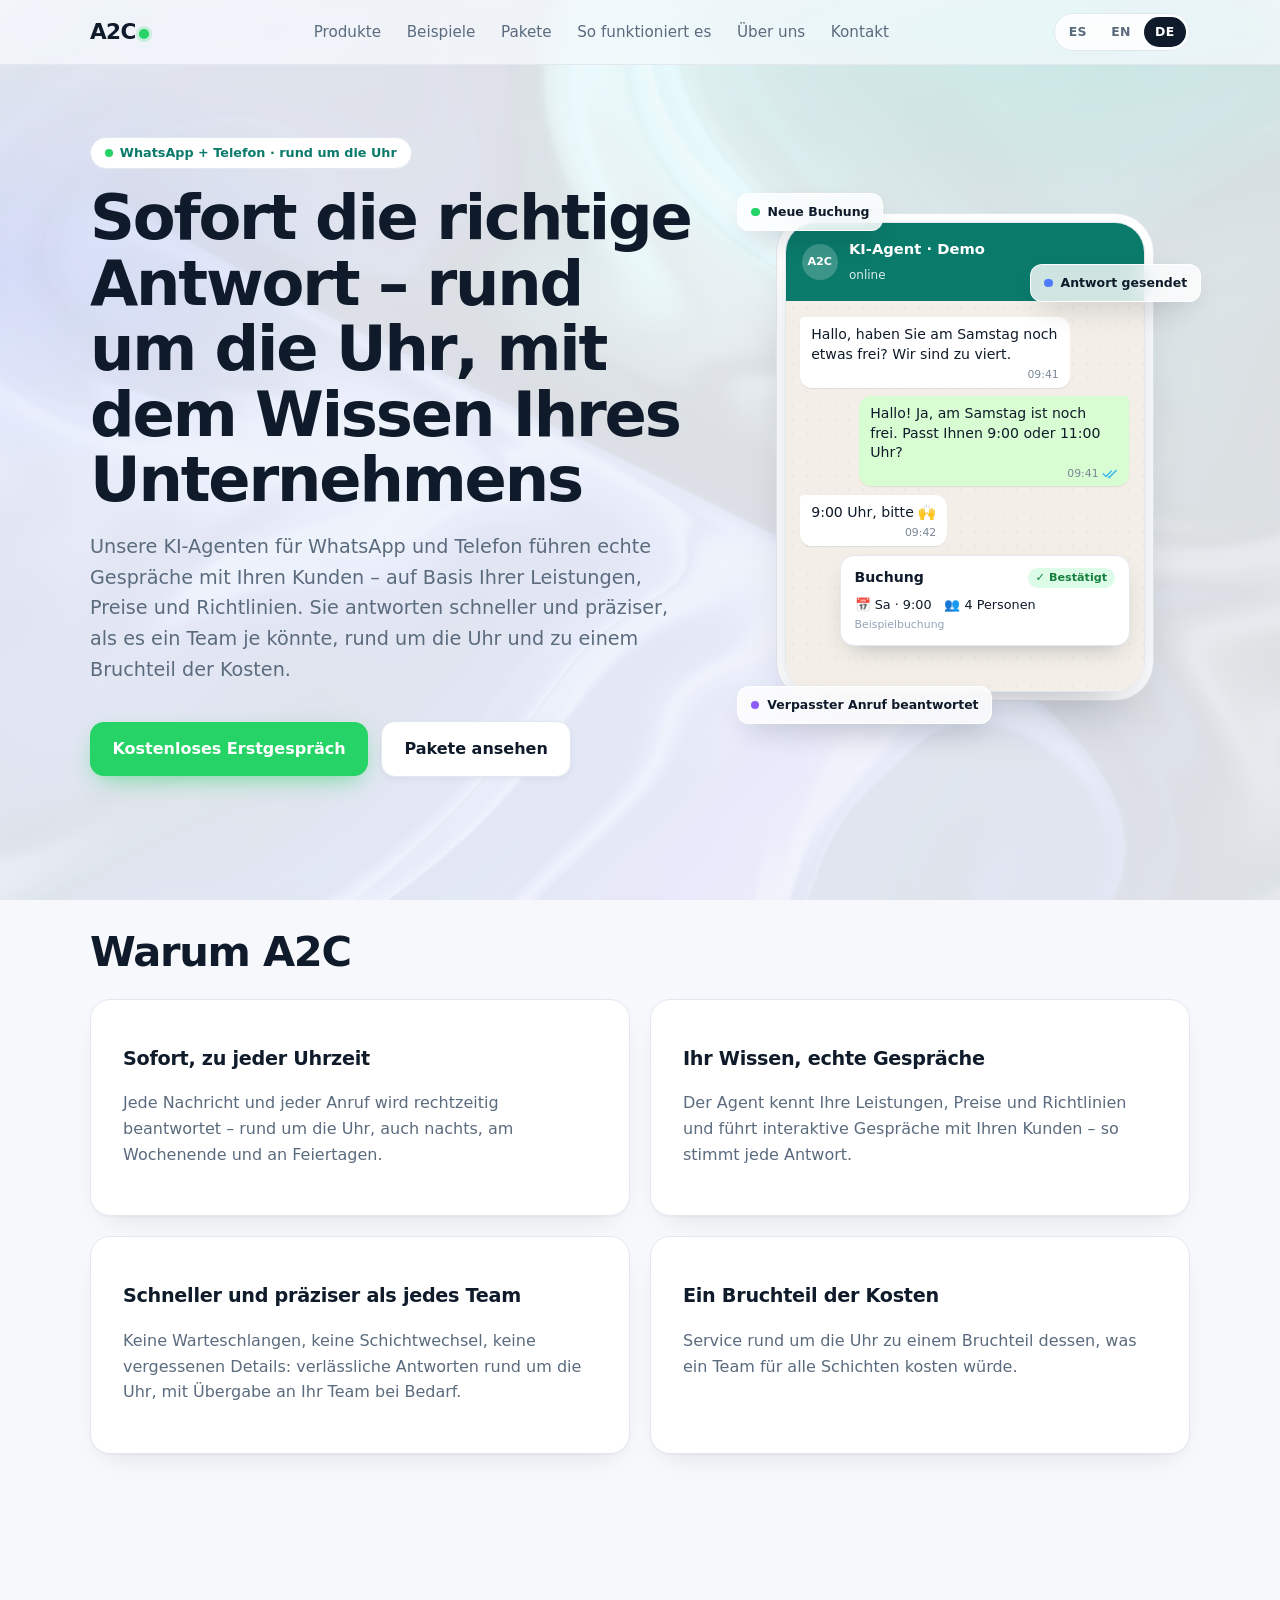
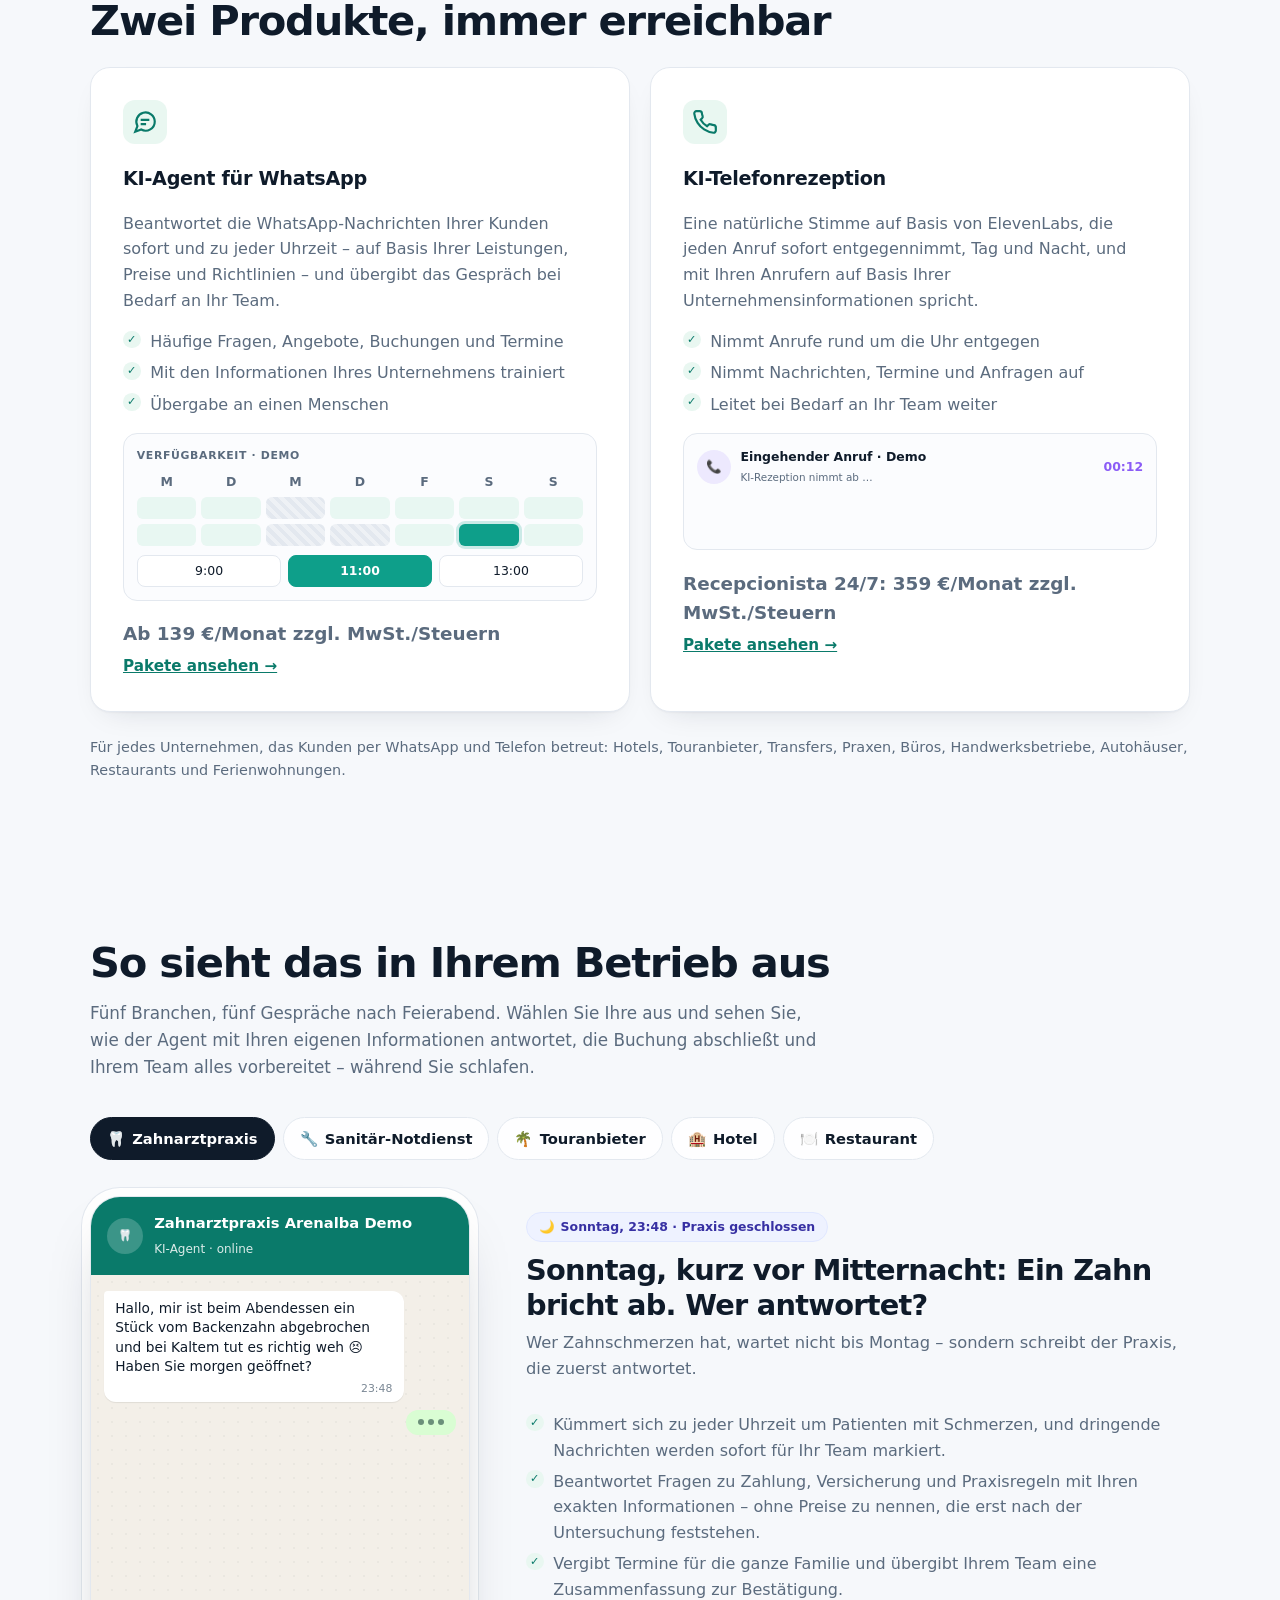
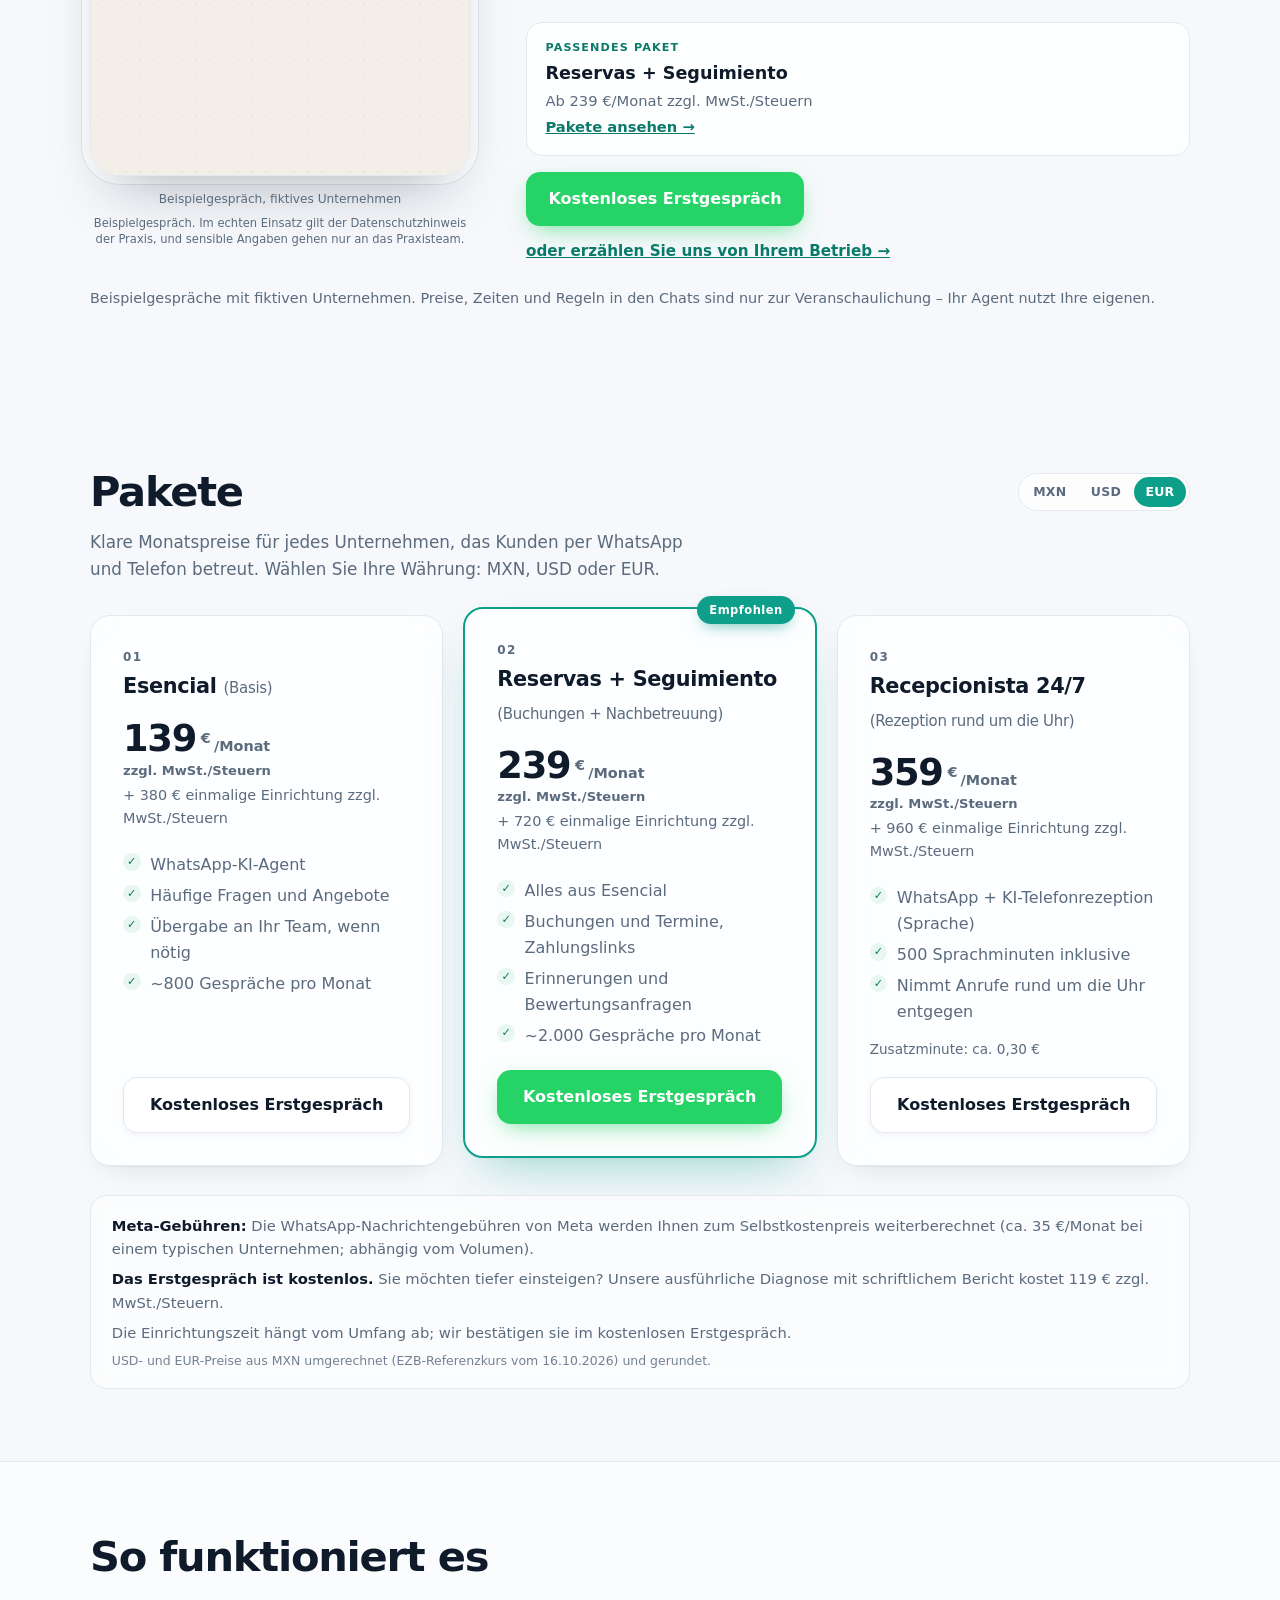
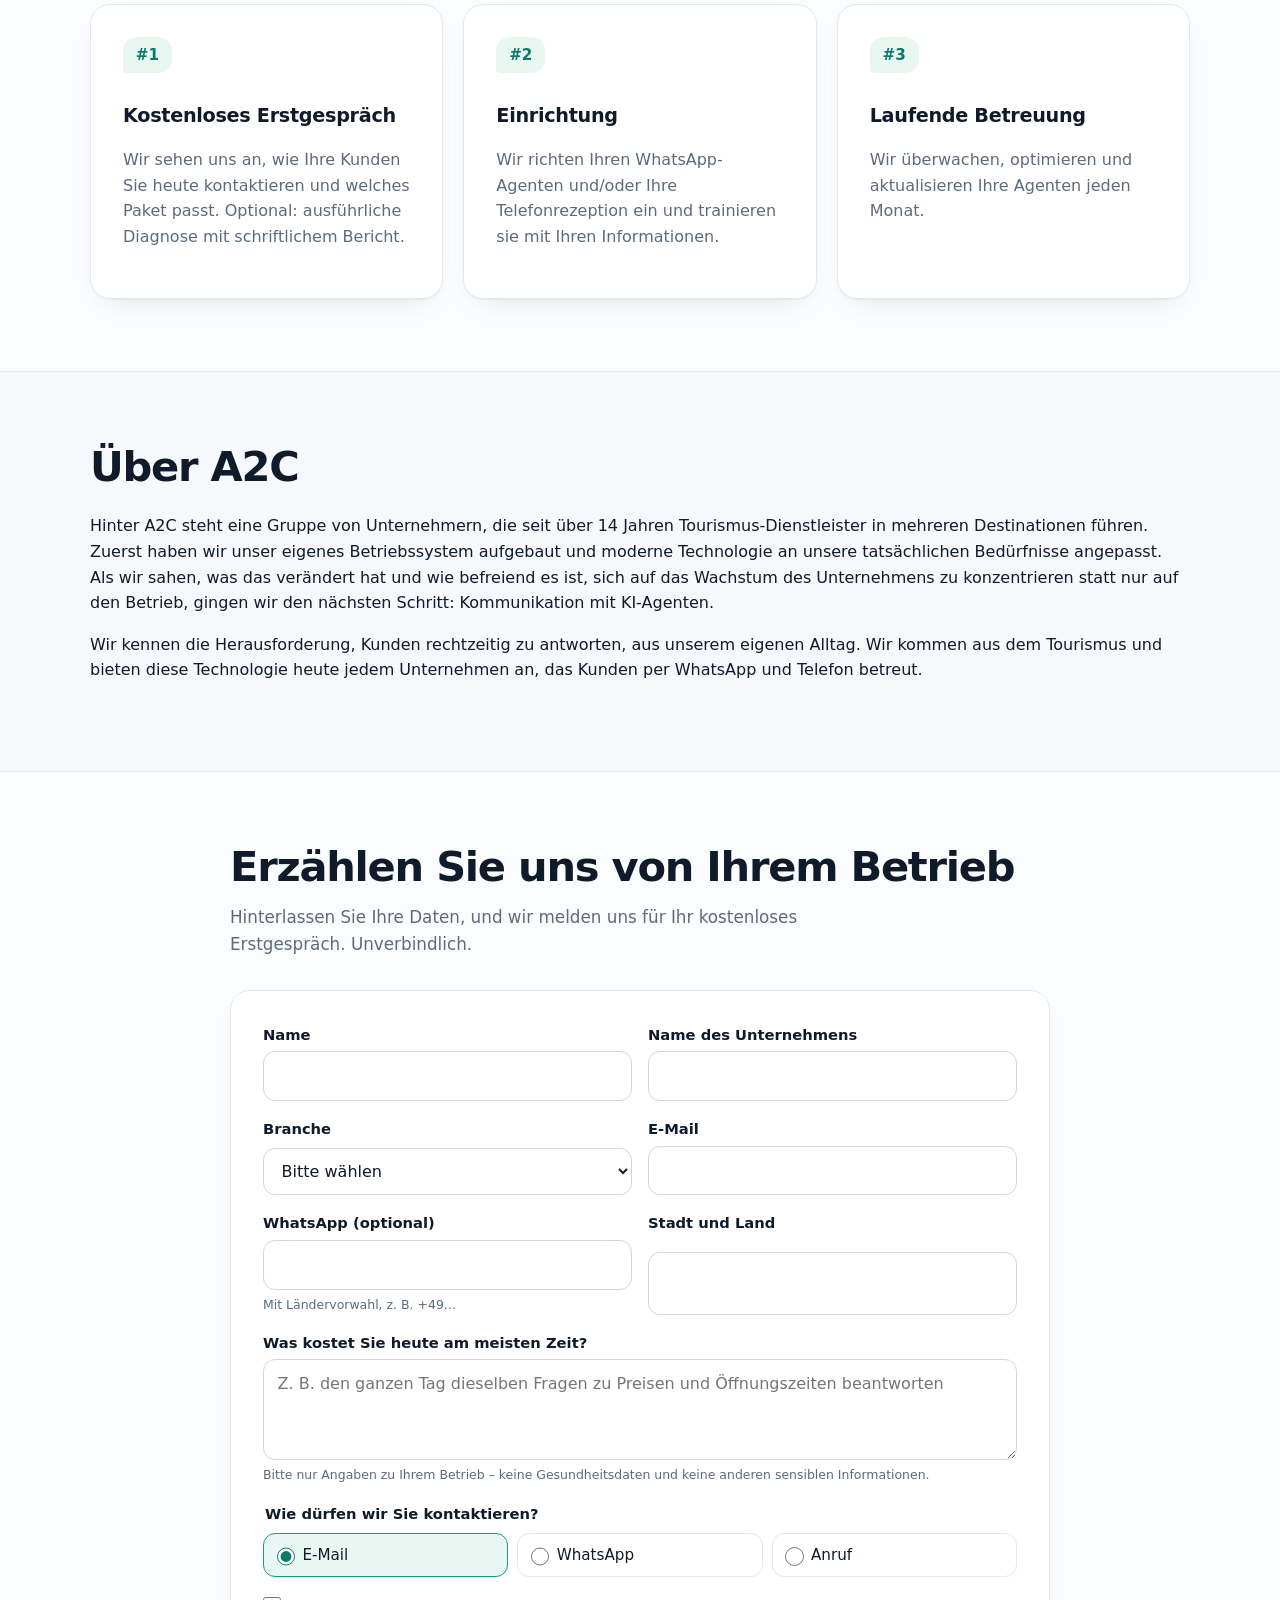
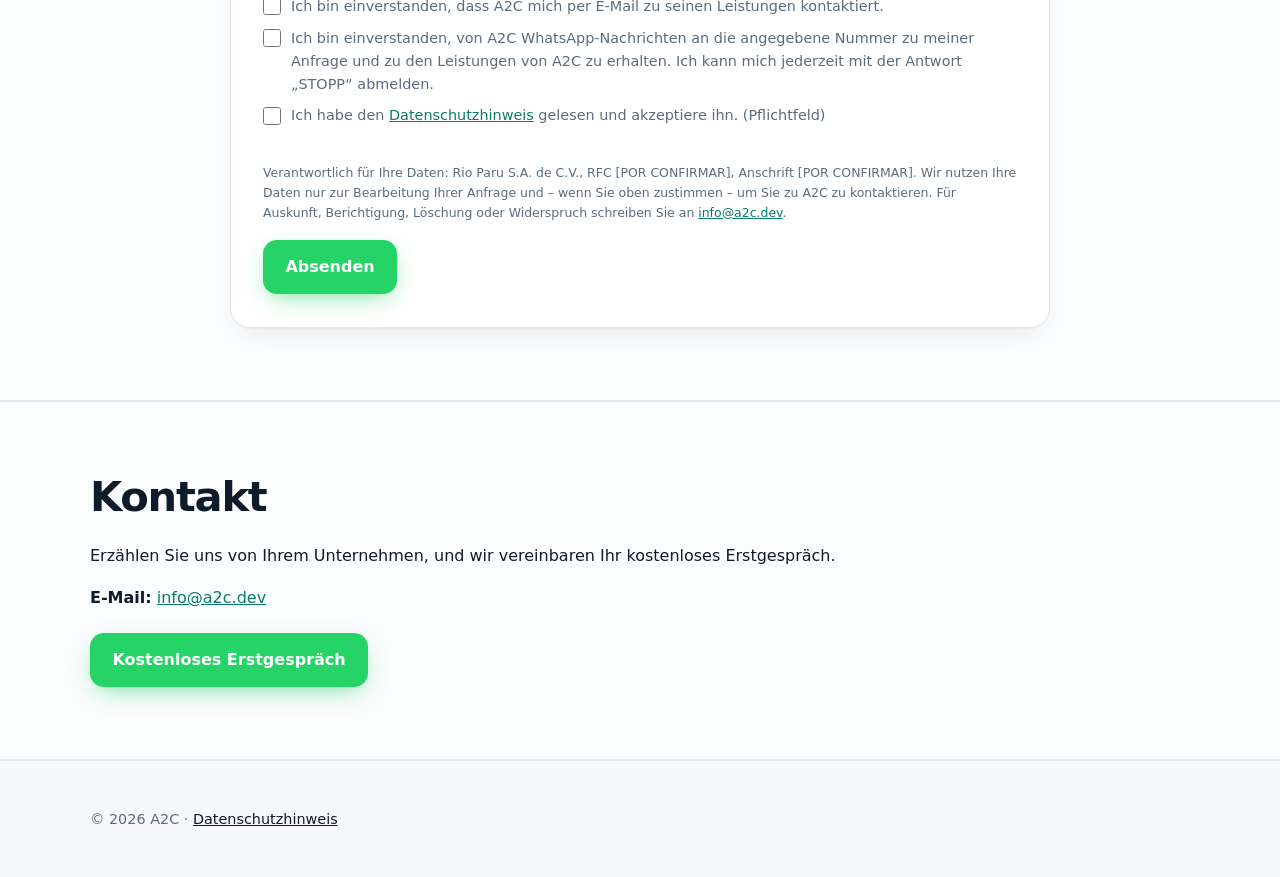
<file: de/index.html>
<!doctype html>
<html lang="de" data-url-lang>
<head>
<meta charset="utf-8">
<meta name="viewport" content="width=device-width,initial-scale=1">
<!-- seo:start (generated by tools/build-i18n.py) -->
<title>A2C · KI-Agenten für WhatsApp und Telefon für Ihr Unternehmen</title>
<meta name="description" content="A2C entwickelt KI-Agenten für WhatsApp und Telefon, die sofort antworten – rund um die Uhr, mit dem Wissen Ihres Unternehmens: schneller und präziser als jedes Team, zu einem Bruchteil der Kosten. Für Hotels, Praxen, Büros, Handwerksbetriebe, Restaurants und mehr.">
<link rel="canonical" href="https://a2c.dev/de/">
<link rel="alternate" hreflang="es" href="https://a2c.dev/">
<link rel="alternate" hreflang="en" href="https://a2c.dev/en/">
<link rel="alternate" hreflang="de" href="https://a2c.dev/de/">
<link rel="alternate" hreflang="x-default" href="https://a2c.dev/">
<meta property="og:type" content="website">
<meta property="og:site_name" content="A2C">
<meta property="og:locale" content="de_DE">
<meta property="og:locale:alternate" content="es_MX">
<meta property="og:locale:alternate" content="en_US">
<meta property="og:title" content="A2C · KI-Agenten für WhatsApp und Telefon">
<meta property="og:description" content="Sofortige Antworten rund um die Uhr per WhatsApp und Telefon, auf Basis Ihrer Leistungen, Preise und Richtlinien. Schneller und präziser als jedes Team, zu einem Bruchteil der Kosten.">
<meta property="og:url" content="https://a2c.dev/de/">
<meta name="twitter:card" content="summary">
<meta name="twitter:title" content="A2C · KI-Agenten für WhatsApp und Telefon">
<meta name="twitter:description" content="KI-Agent für WhatsApp und KI-Telefonrezeption, die sofort antworten – rund um die Uhr, mit dem Wissen Ihres Unternehmens.">
<!-- seo:end -->
<link rel="icon" href="/favicon.svg" type="image/svg+xml">
<meta name="theme-color" content="#f6f8fb">
<link rel="stylesheet" href="/style.css">
<script src="/fx.js" defer></script>
<script src="/i18n.js" defer></script>
<script src="/pricing.js" defer></script>
<script src="/nav.js" defer></script>
<script src="/showcase.js" defer></script>
<script src="/lead-form.js" defer></script>
<script type="application/ld+json">
{"@context":"https://schema.org","@type":"ProfessionalService","name":"A2C","url":"https://a2c.dev/de/","description":"KI-Agenten für WhatsApp und eine KI-Telefonrezeption, die sofort antworten – rund um die Uhr, mit dem Wissen des jeweiligen Unternehmens: seinen Leistungen, Preisen und Richtlinien.","areaServed":[{"@type":"Country","name":"Mexico"},{"@type":"Place","name":"Latin America"},{"@type":"Country","name":"Spain"},{"@type":"Country","name":"United States"},{"@type":"Country","name":"United Kingdom"},{"@type":"Country","name":"Germany"},{"@type":"Country","name":"Austria"},{"@type":"Country","name":"Switzerland"}],"email":"info@a2c.dev","makesOffer":[{"@type":"Offer","name":"Esencial","description":"Basis – WhatsApp-KI-Agent: häufige Fragen, Angebote, Übergabe an Ihr Team, ~800 Gespräche/Monat.","price":2900,"priceCurrency":"MXN","priceSpecification":[{"@type":"UnitPriceSpecification","price":2900,"priceCurrency":"MXN","unitCode":"MON","referenceQuantity":{"@type":"QuantitativeValue","value":1,"unitCode":"MON"},"valueAddedTaxIncluded":false},{"@type":"UnitPriceSpecification","name":"Setup","price":7900,"priceCurrency":"MXN","valueAddedTaxIncluded":false},{"@type":"UnitPriceSpecification","price":159,"priceCurrency":"USD","unitCode":"MON","referenceQuantity":{"@type":"QuantitativeValue","value":1,"unitCode":"MON"},"valueAddedTaxIncluded":false},{"@type":"UnitPriceSpecification","name":"Setup","price":430,"priceCurrency":"USD","valueAddedTaxIncluded":false},{"@type":"UnitPriceSpecification","price":139,"priceCurrency":"EUR","unitCode":"MON","referenceQuantity":{"@type":"QuantitativeValue","value":1,"unitCode":"MON"},"valueAddedTaxIncluded":false},{"@type":"UnitPriceSpecification","name":"Setup","price":380,"priceCurrency":"EUR","valueAddedTaxIncluded":false}],"itemOffered":{"@type":"Service","name":"Esencial","alternateName":"Basis"},"alternateName":"Basis"},{"@type":"Offer","name":"Reservas + Seguimiento","description":"Buchungen + Nachbetreuung – Alles aus Esencial + Buchungen und Termine, Zahlungslinks, Erinnerungen und Bewertungsanfragen, ~2.000 Gespräche/Monat.","price":4900,"priceCurrency":"MXN","priceSpecification":[{"@type":"UnitPriceSpecification","price":4900,"priceCurrency":"MXN","unitCode":"MON","referenceQuantity":{"@type":"QuantitativeValue","value":1,"unitCode":"MON"},"valueAddedTaxIncluded":false},{"@type":"UnitPriceSpecification","name":"Setup","price":14900,"priceCurrency":"MXN","valueAddedTaxIncluded":false},{"@type":"UnitPriceSpecification","price":269,"priceCurrency":"USD","unitCode":"MON","referenceQuantity":{"@type":"QuantitativeValue","value":1,"unitCode":"MON"},"valueAddedTaxIncluded":false},{"@type":"UnitPriceSpecification","name":"Setup","price":810,"priceCurrency":"USD","valueAddedTaxIncluded":false},{"@type":"UnitPriceSpecification","price":239,"priceCurrency":"EUR","unitCode":"MON","referenceQuantity":{"@type":"QuantitativeValue","value":1,"unitCode":"MON"},"valueAddedTaxIncluded":false},{"@type":"UnitPriceSpecification","name":"Setup","price":720,"priceCurrency":"EUR","valueAddedTaxIncluded":false}],"itemOffered":{"@type":"Service","name":"Reservas + Seguimiento","alternateName":"Buchungen + Nachbetreuung"},"alternateName":"Buchungen + Nachbetreuung"},{"@type":"Offer","name":"Recepcionista 24/7","description":"Rezeption rund um die Uhr – WhatsApp + KI-Telefonrezeption, inklusive 500 Sprachminuten.","price":7500,"priceCurrency":"MXN","priceSpecification":[{"@type":"UnitPriceSpecification","price":7500,"priceCurrency":"MXN","unitCode":"MON","referenceQuantity":{"@type":"QuantitativeValue","value":1,"unitCode":"MON"},"valueAddedTaxIncluded":false},{"@type":"UnitPriceSpecification","name":"Setup","price":19900,"priceCurrency":"MXN","valueAddedTaxIncluded":false},{"@type":"UnitPriceSpecification","price":409,"priceCurrency":"USD","unitCode":"MON","referenceQuantity":{"@type":"QuantitativeValue","value":1,"unitCode":"MON"},"valueAddedTaxIncluded":false},{"@type":"UnitPriceSpecification","name":"Setup","price":1080,"priceCurrency":"USD","valueAddedTaxIncluded":false},{"@type":"UnitPriceSpecification","price":359,"priceCurrency":"EUR","unitCode":"MON","referenceQuantity":{"@type":"QuantitativeValue","value":1,"unitCode":"MON"},"valueAddedTaxIncluded":false},{"@type":"UnitPriceSpecification","name":"Setup","price":960,"priceCurrency":"EUR","valueAddedTaxIncluded":false}],"itemOffered":{"@type":"Service","name":"Recepcionista 24/7","alternateName":"Rezeption rund um die Uhr"},"alternateName":"Rezeption rund um die Uhr"},{"@type":"Offer","name":"Erstgespräch","price":0,"priceCurrency":"MXN","itemOffered":{"@type":"Service","name":"Kostenloses Erstgespräch"}},{"@type":"Offer","name":"Detaillierte Diagnose","price":2500,"priceCurrency":"MXN","priceSpecification":[{"@type":"PriceSpecification","price":2500,"priceCurrency":"MXN","valueAddedTaxIncluded":false},{"@type":"PriceSpecification","price":139,"priceCurrency":"USD","valueAddedTaxIncluded":false},{"@type":"PriceSpecification","price":119,"priceCurrency":"EUR","valueAddedTaxIncluded":false}],"itemOffered":{"@type":"Service","name":"Diagnose mit schriftlichem Bericht"}}]}
</script>
</head>
<body>
<canvas id="bg" aria-hidden="true"></canvas><div class="bg-fallback" aria-hidden="true"></div>
<a class="skip" href="#main" data-es="Saltar al contenido" data-en="Skip to content" data-de="Zum Inhalt springen">Zum Inhalt springen</a>
<header><div class="w nav">
<a class="logo" href="#top" aria-label="A2C">A2C</a>
<button class="menu-btn" type="button" aria-expanded="false" aria-controls="nav-links" aria-label="Menü" data-en-label="Menu" data-de-label="Menü"><span></span><span></span><span></span></button>
<nav class="links" id="nav-links" aria-label="Hauptnavigation" data-en-label="Main" data-de-label="Hauptnavigation">
<a href="#productos" data-es="Productos" data-en="Products" data-de="Produkte">Produkte</a><a href="#casos" data-es="Casos" data-en="Use cases" data-de="Beispiele">Beispiele</a><a href="#paquetes" data-es="Paquetes" data-en="Packages" data-de="Pakete">Pakete</a><a href="#como" data-es="Cómo funciona" data-en="How it works" data-de="So funktioniert es">So funktioniert es</a><a href="#nosotros" data-es="Nosotros" data-en="About" data-de="Über uns">Über uns</a><a href="#contacto" data-es="Contacto" data-en="Contact" data-de="Kontakt">Kontakt</a>
</nav>
<nav class="langsw" aria-label="Idioma / Language / Sprache"><a href="/" hreflang="es" lang="es" aria-label="Español">ES</a><a href="/en/" hreflang="en" lang="en" aria-label="English">EN</a><a href="/de/" hreflang="de" lang="de" aria-label="Deutsch" class="on" aria-current="page">DE</a></nav>
</div></header>
<main id="main">
<section class="hero" id="top"><div class="w hero-grid"><div class="hero-copy">
<span class="tag" data-es="WhatsApp + teléfono · 24/7" data-en="WhatsApp + phone · 24/7" data-de="WhatsApp + Telefon · rund um die Uhr">WhatsApp + Telefon · rund um die Uhr</span>
<h1 class="split" data-es="Respuestas al instante, 24/7, con lo que sabe tu negocio" data-en="Instant answers, 24/7, from your own business knowledge" data-de="Sofort die richtige Antwort – rund um die Uhr, mit dem Wissen Ihres Unternehmens">Sofort die richtige Antwort – rund um die Uhr, mit dem Wissen Ihres Unternehmens</h1>
<p class="lead blur-in" data-es="Nuestros agentes de IA en WhatsApp y teléfono conversan con tus clientes usando tus servicios, precios y políticas. Responden más rápido y con más precisión que cualquier equipo, a cualquier hora, por una fracción de su costo." data-en="Our AI agents on WhatsApp and phone hold real conversations with your customers, drawing on your services, prices and policies. They answer faster and more accurately than any team could, around the clock, for a fraction of the cost." data-de="Unsere KI-Agenten für WhatsApp und Telefon führen echte Gespräche mit Ihren Kunden – auf Basis Ihrer Leistungen, Preise und Richtlinien. Sie antworten schneller und präziser, als es ein Team je könnte, rund um die Uhr und zu einem Bruchteil der Kosten.">Unsere KI-Agenten für WhatsApp und Telefon führen echte Gespräche mit Ihren Kunden – auf Basis Ihrer Leistungen, Preise und Richtlinien. Sie antworten schneller und präziser, als es ein Team je könnte, rund um die Uhr und zu einem Bruchteil der Kosten.</p>
<a class="btn magnetic" href="mailto:info@a2c.dev?subject=Kostenloses%20Erstgespr%C3%A4ch%20%E2%80%93%20A2C" data-es-href="mailto:info@a2c.dev?subject=Llamada%20gratis%20%E2%80%93%20A2C" data-en-href="mailto:info@a2c.dev?subject=Free%20call%20%E2%80%93%20A2C" data-de-href="mailto:info@a2c.dev?subject=Kostenloses%20Erstgespr%C3%A4ch%20%E2%80%93%20A2C"><span data-es="Pide tu llamada gratis" data-en="Book your free call" data-de="Kostenloses Erstgespräch">Kostenloses Erstgespräch</span></a>
<a class="btn o" href="#paquetes" data-es="Ver paquetes" data-en="See packages" data-de="Pakete ansehen">Pakete ansehen</a>
</div><div class="demo-wrap" aria-hidden="true">
<div class="phone"><div class="ph-top"><span class="av">A2C</span><div><b><span data-es="Agente IA · Demo" data-en="AI agent · Demo" data-de="KI-Agent · Demo">KI-Agent · Demo</span></b><small><span data-es="en línea" data-en="online" data-de="online">online</span></small></div></div>
<div class="thread" id="thread">
<div class="msg in m1"><span data-es="Hola, ¿tienen disponibilidad el sábado? Somos 4." data-en="Hi, do you have availability on Saturday? We're 4." data-de="Hallo, haben Sie am Samstag noch etwas frei? Wir sind zu viert.">Hallo, haben Sie am Samstag noch etwas frei? Wir sind zu viert.</span><i>09:41</i></div>
<div class="typing m2"><span></span><span></span><span></span></div>
<div class="msg out m3"><span data-es="¡Hola! Sí, el sábado hay lugar. ¿Prefieres 9:00 u 11:00?" data-en="Hi! Yes, Saturday is available. Would you prefer 9:00 or 11:00?" data-de="Hallo! Ja, am Samstag ist noch frei. Passt Ihnen 9:00 oder 11:00 Uhr?">Hallo! Ja, am Samstag ist noch frei. Passt Ihnen 9:00 oder 11:00 Uhr?</span><i>09:41 <svg class="tk" viewBox="0 0 18 12" aria-hidden="true"><path d="M1 6l3.5 3.5L11 3M7 9.5L8 10.5 16.5 2" fill="none" stroke="currentColor" stroke-width="1.6"/></svg></i></div>
<div class="msg in m4"><span data-es="9:00, por favor 🙌" data-en="9:00, please 🙌" data-de="9:00 Uhr, bitte 🙌">9:00 Uhr, bitte 🙌</span><i>09:42</i></div>
<div class="typing m5"><span></span><span></span><span></span></div>
<div class="bk m6"><div class="bk-h"><b><span data-es="Reserva" data-en="Booking" data-de="Buchung">Buchung</span></b><span class="ok">✓ <span data-es="Confirmada" data-en="Confirmed" data-de="Bestätigt">Bestätigt</span></span></div>
<div class="bk-r"><span>📅 <span data-es="Sáb · 9:00" data-en="Sat · 9:00" data-de="Sa · 9:00">Sa · 9:00</span></span><span>👥 <span data-es="4 personas" data-en="4 people" data-de="4 Personen">4 Personen</span></span></div><small><span data-es="Reserva de ejemplo" data-en="Example booking" data-de="Beispielbuchung">Beispielbuchung</span></small></div>
</div></div>
<div class="toast t1"><span class="dot g"></span><span data-es="Nueva reserva" data-en="New booking" data-de="Neue Buchung">Neue Buchung</span></div>
<div class="toast t2"><span class="dot b"></span><span data-es="Respuesta enviada" data-en="Reply sent" data-de="Antwort gesendet">Antwort gesendet</span></div>
<div class="toast t3"><span class="dot v"></span><span data-es="Llamada perdida atendida" data-en="Missed call answered" data-de="Verpasster Anruf beantwortet">Verpasster Anruf beantwortet</span></div>
</div></div></section>

<section id="por-que" class="alt"><div class="w">
<h2 data-es="Por qué A2C" data-en="Why A2C" data-de="Warum A2C">Warum A2C</h2>
<div class="grid g2">
<div class="card reveal"><h3 data-es="Al instante, a cualquier hora" data-en="Instant, at any hour" data-de="Sofort, zu jeder Uhrzeit">Sofort, zu jeder Uhrzeit</h3><p data-es="Cada mensaje y llamada recibe respuesta a tiempo, 24/7, también de noche, en fines de semana y festivos." data-en="Every message and call gets a timely reply, 24/7, including nights, weekends and holidays." data-de="Jede Nachricht und jeder Anruf wird rechtzeitig beantwortet – rund um die Uhr, auch nachts, am Wochenende und an Feiertagen.">Jede Nachricht und jeder Anruf wird rechtzeitig beantwortet – rund um die Uhr, auch nachts, am Wochenende und an Feiertagen.</p></div>
<div class="card reveal"><h3 data-es="Tu conocimiento, conversaciones reales" data-en="Your knowledge, real conversations" data-de="Ihr Wissen, echte Gespräche">Ihr Wissen, echte Gespräche</h3><p data-es="El agente conoce tus servicios, precios y políticas y conversa con tus clientes de forma interactiva, para que cada respuesta sea precisa." data-en="The agent knows your services, prices and policies and talks with your customers interactively, so every answer is accurate." data-de="Der Agent kennt Ihre Leistungen, Preise und Richtlinien und führt interaktive Gespräche mit Ihren Kunden – so stimmt jede Antwort.">Der Agent kennt Ihre Leistungen, Preise und Richtlinien und führt interaktive Gespräche mit Ihren Kunden – so stimmt jede Antwort.</p></div>
<div class="card reveal"><h3 data-es="Más rápido y preciso que cualquier equipo" data-en="Faster and more accurate than any team" data-de="Schneller und präziser als jedes Team">Schneller und präziser als jedes Team</h3><p data-es="Sin filas, sin cambios de turno, sin detalles olvidados: respuestas consistentes a toda hora, con traspaso a tu equipo cuando hace falta." data-en="No queues, no shift changes, no forgotten details: consistent answers around the clock, with hand-off to your team when needed." data-de="Keine Warteschlangen, keine Schichtwechsel, keine vergessenen Details: verlässliche Antworten rund um die Uhr, mit Übergabe an Ihr Team bei Bedarf.">Keine Warteschlangen, keine Schichtwechsel, keine vergessenen Details: verlässliche Antworten rund um die Uhr, mit Übergabe an Ihr Team bei Bedarf.</p></div>
<div class="card reveal"><h3 data-es="Una fracción del costo" data-en="A fraction of the cost" data-de="Ein Bruchteil der Kosten">Ein Bruchteil der Kosten</h3><p data-es="Atención las 24 horas por una fracción de lo que costaría un equipo cubriendo todos los turnos." data-en="Round-the-clock service for a fraction of what a team covering every shift would cost." data-de="Service rund um die Uhr zu einem Bruchteil dessen, was ein Team für alle Schichten kosten würde.">Service rund um die Uhr zu einem Bruchteil dessen, was ein Team für alle Schichten kosten würde.</p></div>
</div></div></section>

<section id="productos"><div class="w">
<h2 data-es="Dos productos, siempre disponibles" data-en="Two products, always on" data-de="Zwei Produkte, immer erreichbar">Zwei Produkte, immer erreichbar</h2>
<div class="grid g2">
<article class="card reveal">
<svg class="ic" viewBox="0 0 24 24" fill="none" stroke="currentColor" stroke-width="2" aria-hidden="true"><path d="M21 11.5a8.4 8.4 0 0 1-12.5 7.4L3 21l2-5.3A8.5 8.5 0 1 1 21 11.5z"/><path d="M8 10h8M8 14h5"/></svg>
<h3 data-es="Agente de IA para WhatsApp" data-en="AI agent for WhatsApp" data-de="KI-Agent für WhatsApp">KI-Agent für WhatsApp</h3>
<p data-es="Responde al instante los mensajes de WhatsApp de tus clientes, a cualquier hora, con respuestas basadas en tus servicios, precios y políticas, y pasa la conversación a tu equipo cuando hace falta." data-en="Replies instantly to your customers' WhatsApp messages at any hour, with answers grounded in your services, prices and policies, and hands the conversation to your team when needed." data-de="Beantwortet die WhatsApp-Nachrichten Ihrer Kunden sofort und zu jeder Uhrzeit – auf Basis Ihrer Leistungen, Preise und Richtlinien – und übergibt das Gespräch bei Bedarf an Ihr Team.">Beantwortet die WhatsApp-Nachrichten Ihrer Kunden sofort und zu jeder Uhrzeit – auf Basis Ihrer Leistungen, Preise und Richtlinien – und übergibt das Gespräch bei Bedarf an Ihr Team.</p>
<ul class="chk"><li data-es="Preguntas frecuentes, cotizaciones, reservas y citas" data-en="FAQs, quotes, bookings and appointments" data-de="Häufige Fragen, Angebote, Buchungen und Termine">Häufige Fragen, Angebote, Buchungen und Termine</li><li data-es="Entrenado con la información de tu negocio" data-en="Trained on your business information" data-de="Mit den Informationen Ihres Unternehmens trainiert">Mit den Informationen Ihres Unternehmens trainiert</li><li data-es="Traspaso a una persona" data-en="Hand-off to a human" data-de="Übergabe an einen Menschen">Übergabe an einen Menschen</li></ul>
<div class="mock slots" aria-hidden="true"><div class="mock-h"><span data-es="Disponibilidad · demo" data-en="Availability · demo" data-de="Verfügbarkeit · Demo">Verfügbarkeit · Demo</span></div><div class="days"><span data-es="L" data-en="M" data-de="M">M</span><span data-es="M" data-en="T" data-de="D">D</span><span data-es="M" data-en="W" data-de="M">M</span><span data-es="J" data-en="T" data-de="D">D</span><span data-es="V" data-en="F" data-de="F">F</span><span data-es="S" data-en="S" data-de="S">S</span><span data-es="D" data-en="S" data-de="S">S</span></div><div class="cells"><span class="c"></span><span class="c"></span><span class="c full"></span><span class="c"></span><span class="c"></span><span class="c"></span><span class="c"></span><span class="c"></span><span class="c"></span><span class="c full"></span><span class="c full"></span><span class="c"></span><span class="c pick"></span><span class="c"></span></div><div class="times"><span>9:00</span><span class="pick">11:00</span><span>13:00</span></div></div>
<p class="price" data-price="from" data-pkg="esencial">Ab 139 €/Monat zzgl. MwSt./Steuern</p><p class="quote"><a href="#paquetes" data-es="Ver paquetes →" data-en="See packages →" data-de="Pakete ansehen →">Pakete ansehen →</a></p>
</article>
<article class="card reveal">
<svg class="ic" viewBox="0 0 24 24" fill="none" stroke="currentColor" stroke-width="2" aria-hidden="true"><path d="M22 16.9v3a2 2 0 0 1-2.2 2 19.8 19.8 0 0 1-8.6-3.1 19.5 19.5 0 0 1-6-6A19.8 19.8 0 0 1 2.1 4.2 2 2 0 0 1 4.1 2h3a2 2 0 0 1 2 1.7c.1 1 .4 1.9.7 2.8a2 2 0 0 1-.5 2.1L8 9.9a16 16 0 0 0 6 6l1.3-1.3a2 2 0 0 1 2.1-.4c.9.3 1.8.6 2.8.7a2 2 0 0 1 1.7 2z"/></svg>
<h3 data-es="Recepcionista telefónica con IA" data-en="AI phone receptionist" data-de="KI-Telefonrezeption">KI-Telefonrezeption</h3>
<p data-es="Una voz natural construida sobre ElevenLabs que contesta cada llamada al momento, de día y de noche, y conversa con tus clientes usando la información de tu negocio." data-en="A natural voice built on ElevenLabs that picks up every call right away, day and night, and talks with your callers using your business information." data-de="Eine natürliche Stimme auf Basis von ElevenLabs, die jeden Anruf sofort entgegennimmt, Tag und Nacht, und mit Ihren Anrufern auf Basis Ihrer Unternehmensinformationen spricht.">Eine natürliche Stimme auf Basis von ElevenLabs, die jeden Anruf sofort entgegennimmt, Tag und Nacht, und mit Ihren Anrufern auf Basis Ihrer Unternehmensinformationen spricht.</p>
<ul class="chk"><li data-es="Contesta llamadas 24/7" data-en="Answers calls 24/7" data-de="Nimmt Anrufe rund um die Uhr entgegen">Nimmt Anrufe rund um die Uhr entgegen</li><li data-es="Toma recados, citas y solicitudes" data-en="Takes messages, appointments and requests" data-de="Nimmt Nachrichten, Termine und Anfragen auf">Nimmt Nachrichten, Termine und Anfragen auf</li><li data-es="Transfiere a tu equipo cuando hace falta" data-en="Transfers to your team when needed" data-de="Leitet bei Bedarf an Ihr Team weiter">Leitet bei Bedarf an Ihr Team weiter</li></ul>
<div class="mock call" aria-hidden="true"><div class="call-h"><span class="ring">📞</span><div><b><span data-es="Llamada entrante · demo" data-en="Incoming call · demo" data-de="Eingehender Anruf · Demo">Eingehender Anruf · Demo</span></b><small><span data-es="Recepcionista IA contestando…" data-en="AI receptionist answering…" data-de="KI-Rezeption nimmt ab …">KI-Rezeption nimmt ab …</span></small></div><span class="live">00:12</span></div><div class="wave"><i style="--d:0"></i><i style="--d:1"></i><i style="--d:2"></i><i style="--d:3"></i><i style="--d:4"></i><i style="--d:5"></i><i style="--d:6"></i><i style="--d:7"></i><i style="--d:8"></i><i style="--d:9"></i><i style="--d:10"></i><i style="--d:11"></i><i style="--d:12"></i><i style="--d:13"></i><i style="--d:14"></i><i style="--d:15"></i><i style="--d:16"></i><i style="--d:17"></i><i style="--d:18"></i><i style="--d:19"></i><i style="--d:20"></i><i style="--d:21"></i><i style="--d:22"></i><i style="--d:23"></i><i style="--d:24"></i><i style="--d:25"></i><i style="--d:26"></i><i style="--d:27"></i></div></div>
<p class="price" data-price="recep" data-pkg="recepcionista">Recepcionista 24/7: 359 €/Monat zzgl. MwSt./Steuern</p><p class="quote"><a href="#paquetes" data-es="Ver paquetes →" data-en="See packages →" data-de="Pakete ansehen →">Pakete ansehen →</a></p>
</article>
</div>
<p class="note" data-es="Para cualquier negocio que atiende clientes por WhatsApp y teléfono: hoteles, tour operadores, transfers, clínicas, despachos, oficios, agencias de autos, restaurantes y rentas vacacionales." data-en="For any business that serves customers on WhatsApp and by phone: hotels, tour operators, transfers, clinics, offices, trades, car dealerships, restaurants and vacation rentals." data-de="Für jedes Unternehmen, das Kunden per WhatsApp und Telefon betreut: Hotels, Touranbieter, Transfers, Praxen, Büros, Handwerksbetriebe, Autohäuser, Restaurants und Ferienwohnungen.">Für jedes Unternehmen, das Kunden per WhatsApp und Telefon betreut: Hotels, Touranbieter, Transfers, Praxen, Büros, Handwerksbetriebe, Autohäuser, Restaurants und Ferienwohnungen.</p>
</div></section>

<!-- showcase:start (generated by tools/build-showcase.py) -->
<section id="casos"><div class="w">
<h2 data-es="Míralo en tu negocio" data-en="See it in your business" data-de="So sieht das in Ihrem Betrieb aus">So sieht das in Ihrem Betrieb aus</h2>
<p class="lead sm sc-intro" data-es="Cinco negocios, cinco conversaciones fuera de horario. Elige el tuyo y mira cómo el agente responde con tu información, cierra la reserva y le deja todo listo a tu equipo mientras duermes." data-en="Five businesses, five after-hours conversations. Pick yours and watch the agent answer from your own information, close the booking and leave everything ready for your team while you sleep." data-de="Fünf Branchen, fünf Gespräche nach Feierabend. Wählen Sie Ihre aus und sehen Sie, wie der Agent mit Ihren eigenen Informationen antwortet, die Buchung abschließt und Ihrem Team alles vorbereitet – während Sie schlafen.">Fünf Branchen, fünf Gespräche nach Feierabend. Wählen Sie Ihre aus und sehen Sie, wie der Agent mit Ihren eigenen Informationen antwortet, die Buchung abschließt und Ihrem Team alles vorbereitet – während Sie schlafen.</p>
<div class="sc" data-sc>
<div class="sc-tabs" role="tablist" aria-label="Branchen" data-en-label="Industries" data-de-label="Branchen"><button type="button" class="sc-tab" role="tab" id="sc-tab-dental" aria-controls="sc-dental" aria-selected="true" tabindex="0"><span aria-hidden="true">🦷</span><span data-es="Clínica dental" data-en="Dental clinic" data-de="Zahnarztpraxis">Zahnarztpraxis</span></button><button type="button" class="sc-tab" role="tab" id="sc-tab-plomero" aria-controls="sc-plomero" aria-selected="false" tabindex="-1"><span aria-hidden="true">🔧</span><span data-es="Plomero" data-en="Plumber" data-de="Sanitär-Notdienst">Sanitär-Notdienst</span></button><button type="button" class="sc-tab" role="tab" id="sc-tab-tours" aria-controls="sc-tours" aria-selected="false" tabindex="-1"><span aria-hidden="true">🌴</span><span data-es="Tours" data-en="Tour operator" data-de="Touranbieter">Touranbieter</span></button><button type="button" class="sc-tab" role="tab" id="sc-tab-hotel" aria-controls="sc-hotel" aria-selected="false" tabindex="-1"><span aria-hidden="true">🏨</span><span data-es="Hotel" data-en="Hotel" data-de="Hotel">Hotel</span></button><button type="button" class="sc-tab" role="tab" id="sc-tab-restaurante" aria-controls="sc-restaurante" aria-selected="false" tabindex="-1"><span aria-hidden="true">🍽️</span><span data-es="Restaurante" data-en="Restaurant" data-de="Restaurant">Restaurant</span></button></div>
<div class="sc-panel" id="sc-dental" role="tabpanel" aria-labelledby="sc-tab-dental" tabindex="0"><div class="sc-head"><span class="sc-chip"><span aria-hidden="true">🌙</span> <span data-es="Domingo, 11:48 p.m. · clínica cerrada" data-en="Sunday, 11:48 PM · clinic closed" data-de="Sonntag, 23:48 · Praxis geschlossen">Sonntag, 23:48 · Praxis geschlossen</span></span><h3 data-es="Domingo, casi medianoche: se rompe una muela. ¿Quién contesta?" data-en="Sunday, nearly midnight: a tooth cracks. Who answers?" data-de="Sonntag, kurz vor Mitternacht: Ein Zahn bricht ab. Wer antwortet?">Sonntag, kurz vor Mitternacht: Ein Zahn bricht ab. Wer antwortet?</h3><p data-es="El paciente con dolor no espera al lunes: le escribe a la clínica que conteste primero." data-en="A patient in pain won&#x27;t wait for Monday. They message whichever clinic replies first." data-de="Wer Zahnschmerzen hat, wartet nicht bis Montag – sondern schreibt der Praxis, die zuerst antwortet.">Wer Zahnschmerzen hat, wartet nicht bis Montag – sondern schreibt der Praxis, die zuerst antwortet.</p></div><div class="sc-stage"><div class="phone"><div class="ph-top"><span class="av" aria-hidden="true">🦷</span><div><b><span data-es="Clínica Dental Arenalba Demo" data-en="Arenalba Dental Clinic Demo" data-de="Zahnarztpraxis Arenalba Demo">Zahnarztpraxis Arenalba Demo</span></b><small><span data-es="Agente IA · en línea" data-en="AI agent · online" data-de="KI-Agent · online">KI-Agent · online</span></small></div></div><div class="sc-thread" role="log" aria-label="Beispielgespräch, fiktives Unternehmen" data-en-label="Example conversation, fictional business" data-de-label="Beispielgespräch, fiktives Unternehmen"><div class="sc-i msg in"><span data-es="Hola, se me rompió un pedazo de muela cenando y me duele con lo frío 😣 ¿Mañana atienden?" data-en="Hi, a piece of my molar broke off at dinner and it hurts with anything cold 😣 Are you open tomorrow?" data-de="Hallo, mir ist beim Abendessen ein Stück vom Backenzahn abgebrochen und bei Kaltem tut es richtig weh 😣 Haben Sie morgen geöffnet?">Hallo, mir ist beim Abendessen ein Stück vom Backenzahn abgebrochen und bei Kaltem tut es richtig weh 😣 Haben Sie morgen geöffnet?</span><i class="sc-t"><i data-es="11:48 p.m." data-en="11:48 PM" data-de="23:48">23:48</i></i></div><div class="sc-i msg out"><span data-es="Lamento mucho eso 😟 Mañana lunes abrimos de 9:00 a 19:00. Te pido la primera valoración del día, a las 9:00, y le marco tu mensaje al equipo como &lt;b&gt;urgente&lt;/b&gt;: lo confirman en cuanto abran. Si empeora mucho o es una emergencia, acude a un servicio de urgencias. ¿Te funciona?" data-en="So sorry to hear that 😟 We open tomorrow, Monday, 9 am to 7 pm. I&#x27;ll request the first exam of the day for you, 9:00 am, and flag your message to the team as &lt;b&gt;urgent&lt;/b&gt;: they confirm it as soon as we open. If it gets much worse or it&#x27;s an emergency, please go to an emergency service. Does that work?" data-de="Oh nein, das tut mir leid 😟 Morgen, Montag, sind wir von 9 bis 19 Uhr da. Ich frage für Sie den ersten Untersuchungstermin um 9:00 Uhr an und markiere Ihre Nachricht fürs Team als &lt;b&gt;dringend&lt;/b&gt; – es bestätigt den Termin, sobald wir öffnen. Wenn es deutlich schlimmer wird oder ein Notfall ist, wenden Sie sich bitte an einen Notdienst. Passt das?">Oh nein, das tut mir leid 😟 Morgen, Montag, sind wir von 9 bis 19 Uhr da. Ich frage für Sie den ersten Untersuchungstermin um 9:00 Uhr an und markiere Ihre Nachricht fürs Team als <b>dringend</b> – es bestätigt den Termin, sobald wir öffnen. Wenn es deutlich schlimmer wird oder ein Notfall ist, wenden Sie sich bitte an einen Notdienst. Passt das?</span><i class="sc-t"><i data-es="11:48 p.m." data-en="11:48 PM" data-de="23:48">23:48</i><svg class="tk" viewBox="0 0 18 12" aria-hidden="true"><path d="M1 6l3.5 3.5L11 3M7 9.5L8 10.5 16.5 2" fill="none" stroke="currentColor" stroke-width="1.6"/></svg></i></div><div class="sc-i msg in"><span data-es="Sí, porfa. ¿Cuánto cuesta? ¿Y aceptan tarjeta?" data-en="Yes please. How much will it be? Do you take cards?" data-de="Ja, gerne. Was kostet das? Und kann ich mit Karte zahlen?">Ja, gerne. Was kostet das? Und kann ich mit Karte zahlen?</span><i class="sc-t"><i data-es="11:50 p.m." data-en="11:50 PM" data-de="23:50">23:50</i></i></div><div class="sc-i msg out"><span data-es="El costo depende de lo que vea el dentista: en la valoración te da un presupuesto por escrito antes de cualquier tratamiento ✍️ Aceptamos efectivo (MXN y USD), Visa, Mastercard, Amex y transferencia, con meses sin intereses en tratamientos seleccionados." data-en="It depends on what the dentist finds: at the exam you get a written quote before any treatment ✍️ We take cash (MXN and USD), Visa, Mastercard, Amex and bank transfer, with interest-free instalments on selected treatments." data-de="Das hängt vom Befund ab: Bei der Untersuchung bekommen Sie einen schriftlichen Kostenvoranschlag, bevor irgendetwas behandelt wird ✍️ Wir nehmen Bargeld, Visa, Mastercard, Amex und Überweisung; für ausgewählte Behandlungen ist Ratenzahlung möglich.">Das hängt vom Befund ab: Bei der Untersuchung bekommen Sie einen schriftlichen Kostenvoranschlag, bevor irgendetwas behandelt wird ✍️ Wir nehmen Bargeld, Visa, Mastercard, Amex und Überweisung; für ausgewählte Behandlungen ist Ratenzahlung möglich.</span><i class="sc-t"><i data-es="11:50 p.m." data-en="11:50 PM" data-de="23:50">23:50</i><svg class="tk" viewBox="0 0 18 12" aria-hidden="true"><path d="M1 6l3.5 3.5L11 3M7 9.5L8 10.5 16.5 2" fill="none" stroke="currentColor" stroke-width="1.6"/></svg></i></div><div class="sc-i msg in"><span data-es="Ok. Tengo seguro de gastos médicos, ¿sirve?" data-en="Ok. Can I use my health insurance?" data-de="Ok. Zahlt das meine Krankenversicherung?">Ok. Zahlt das meine Krankenversicherung?</span><i class="sc-t"><i data-es="11:51 p.m." data-en="11:51 PM" data-de="23:51">23:51</i></i></div><div class="sc-i msg out"><span data-es="No facturamos directo a aseguradoras, pero te damos factura (CFDI) y recibo detallado para pedir tu reembolso. Trae identificación y, si tienes, radiografías previas." data-en="We don&#x27;t bill insurers directly, but we give you an official invoice and an itemized receipt so you can claim it back. Bring ID and any previous X-rays." data-de="Wir rechnen nicht direkt mit Versicherungen ab, aber Sie bekommen eine offizielle Rechnung und eine detaillierte Quittung für die Erstattung. Bringen Sie bitte Ihren Ausweis und, falls vorhanden, alte Röntgenbilder mit.">Wir rechnen nicht direkt mit Versicherungen ab, aber Sie bekommen eine offizielle Rechnung und eine detaillierte Quittung für die Erstattung. Bringen Sie bitte Ihren Ausweis und, falls vorhanden, alte Röntgenbilder mit.</span><i class="sc-t"><i data-es="11:51 p.m." data-en="11:51 PM" data-de="23:51">23:51</i><svg class="tk" viewBox="0 0 18 12" aria-hidden="true"><path d="M1 6l3.5 3.5L11 3M7 9.5L8 10.5 16.5 2" fill="none" stroke="currentColor" stroke-width="1.6"/></svg></i></div><div class="sc-i bk sc-card"><div class="bk-h"><b><span data-es="Solicitud de cita" data-en="Appointment request" data-de="Terminanfrage">Terminanfrage</span></b><span class="ok">✓ <span data-es="Urgente" data-en="Urgent" data-de="Dringend">Dringend</span></span></div><div class="bk-r"><span data-es="📅 Lun · 9:00" data-en="📅 Mon · 9:00 am" data-de="📅 Mo · 9:00">📅 Mo · 9:00</span><span data-es="🦷 Valoración" data-en="🦷 Exam" data-de="🦷 Untersuchung">🦷 Untersuchung</span><span data-es="⏳ Por confirmar al abrir" data-en="⏳ To confirm at opening" data-de="⏳ Bestätigung bei Öffnung">⏳ Bestätigung bei Öffnung</span></div></div><div class="sc-i msg out"><span data-es="¿Alguien más de tu familia necesita cita? Puedo apartar el horario de justo después." data-en="Does anyone else in your family need an appointment? I can hold the slot right after yours." data-de="Braucht noch jemand aus Ihrer Familie einen Termin? Ich kann Ihnen den direkt danach freihalten.">Braucht noch jemand aus Ihrer Familie einen Termin? Ich kann Ihnen den direkt danach freihalten.</span><i class="sc-t"><i data-es="11:52 p.m." data-en="11:52 PM" data-de="23:52">23:52</i><svg class="tk" viewBox="0 0 18 12" aria-hidden="true"><path d="M1 6l3.5 3.5L11 3M7 9.5L8 10.5 16.5 2" fill="none" stroke="currentColor" stroke-width="1.6"/></svg></i></div><div class="sc-i msg in"><span data-es="Mi hija, le toca limpieza 🙌" data-en="My daughter&#x27;s due for a cleaning 🙌" data-de="Meine Tochter müsste mal wieder zur Zahnreinigung 🙌">Meine Tochter müsste mal wieder zur Zahnreinigung 🙌</span><i class="sc-t"><i data-es="11:52 p.m." data-en="11:52 PM" data-de="23:52">23:52</i></i></div><div class="sc-i msg out"><span data-es="Anotado: limpieza para tu hija a las 9:45. Como es menor, viene contigo 😊 Mañana a primera hora el equipo te escribe para confirmar las dos citas." data-en="Done: cleaning for your daughter at 9:45 am. As she&#x27;s under 18, she comes with you 😊 The team will message you first thing to confirm both." data-de="Notiert: Zahnreinigung für Ihre Tochter um 9:45 Uhr. Da sie minderjährig ist, kommt sie mit Ihnen 😊 Das Team meldet sich morgen früh und bestätigt beide Termine.">Notiert: Zahnreinigung für Ihre Tochter um 9:45 Uhr. Da sie minderjährig ist, kommt sie mit Ihnen 😊 Das Team meldet sich morgen früh und bestätigt beide Termine.</span><i class="sc-t"><i data-es="11:53 p.m." data-en="11:53 PM" data-de="23:53">23:53</i><svg class="tk" viewBox="0 0 18 12" aria-hidden="true"><path d="M1 6l3.5 3.5L11 3M7 9.5L8 10.5 16.5 2" fill="none" stroke="currentColor" stroke-width="1.6"/></svg></i></div><div class="sc-i sc-sys">🔔 <span data-es="Resumen enviado al equipo: mensaje urgente + limpieza familiar, confirmar a las 9:00" data-en="Summary sent to the team: urgent message + family cleaning, confirm at 9:00 am" data-de="Zusammenfassung ans Team: dringende Nachricht + Familientermin, Bestätigung um 9:00">Zusammenfassung ans Team: dringende Nachricht + Familientermin, Bestätigung um 9:00</span></div></div></div><p class="sc-label" data-es="Conversación de ejemplo, negocio ficticio" data-en="Example conversation, fictional business" data-de="Beispielgespräch, fiktives Unternehmen">Beispielgespräch, fiktives Unternehmen</p><p class="sc-privacy" data-es="Conversación de ejemplo. En uso real aplica el aviso de privacidad de la clínica y los datos sensibles solo llegan al equipo de la clínica." data-en="Example conversation. In real use, the clinic&#x27;s privacy notice applies and sensitive details go only to the clinic team." data-de="Beispielgespräch. Im echten Einsatz gilt der Datenschutzhinweis der Praxis, und sensible Angaben gehen nur an das Praxisteam.">Beispielgespräch. Im echten Einsatz gilt der Datenschutzhinweis der Praxis, und sensible Angaben gehen nur an das Praxisteam.</p><button type="button" class="sc-replay" hidden><span data-es="↻ Ver de nuevo" data-en="↻ Replay" data-de="↻ Noch einmal abspielen">↻ Noch einmal abspielen</span></button></div><div class="sc-out"><ul class="chk"><li data-es="Atiende a pacientes con dolor a cualquier hora, y los mensajes urgentes se marcan para tu equipo de inmediato." data-en="Looks after patients in pain at any hour, and urgent messages are flagged to the team right away." data-de="Kümmert sich zu jeder Uhrzeit um Patienten mit Schmerzen, und dringende Nachrichten werden sofort für Ihr Team markiert.">Kümmert sich zu jeder Uhrzeit um Patienten mit Schmerzen, und dringende Nachrichten werden sofort für Ihr Team markiert.</li><li data-es="Responde pagos, seguros y políticas con la información exacta de tu clínica, sin prometer precios que requieren valoración." data-en="Answers payment, insurance and policy questions with your clinic&#x27;s exact information, without quoting prices that need an exam." data-de="Beantwortet Fragen zu Zahlung, Versicherung und Praxisregeln mit Ihren exakten Informationen – ohne Preise zu nennen, die erst nach der Untersuchung feststehen.">Beantwortet Fragen zu Zahlung, Versicherung und Praxisregeln mit Ihren exakten Informationen – ohne Preise zu nennen, die erst nach der Untersuchung feststehen.</li><li data-es="Agenda citas para toda la familia y entrega a tu equipo un resumen listo para confirmar." data-en="Books the whole family in and hands your team a summary ready to confirm." data-de="Vergibt Termine für die ganze Familie und übergibt Ihrem Team eine Zusammenfassung zur Bestätigung.">Vergibt Termine für die ganze Familie und übergibt Ihrem Team eine Zusammenfassung zur Bestätigung.</li></ul><div class="sc-pkg"><small data-es="Paquete sugerido" data-en="Suggested package" data-de="Passendes Paket">Passendes Paket</small><b>Reservas + Seguimiento</b><span class="sc-price" data-price="from" data-pkg="reservas">Ab 239 €/Monat zzgl. MwSt./Steuern</span><a href="#paquetes" data-es="Ver paquetes →" data-en="See packages →" data-de="Pakete ansehen →">Pakete ansehen →</a></div><div class="sc-cta"><a class="btn" href="mailto:info@a2c.dev?subject=Kostenloses%20Erstgespr%C3%A4ch%20%E2%80%93%20A2C%20%28Zahnarztpraxis%29" data-es-href="mailto:info@a2c.dev?subject=Llamada%20gratis%20%E2%80%93%20A2C%20%28cl%C3%ADnica%20dental%29" data-en-href="mailto:info@a2c.dev?subject=Free%20call%20%E2%80%93%20A2C%20%28dental%20clinic%29" data-de-href="mailto:info@a2c.dev?subject=Kostenloses%20Erstgespr%C3%A4ch%20%E2%80%93%20A2C%20%28Zahnarztpraxis%29"><span data-es="Pide tu llamada gratis" data-en="Book your free call" data-de="Kostenloses Erstgespräch">Kostenloses Erstgespräch</span></a><a class="sc-formlink" href="#cuentanos" data-industry="dental" data-es="o cuéntanos de tu negocio →" data-en="or tell us about your business →" data-de="oder erzählen Sie uns von Ihrem Betrieb →">oder erzählen Sie uns von Ihrem Betrieb →</a></div></div></div>
<div class="sc-panel sc-call" id="sc-plomero" role="tabpanel" aria-labelledby="sc-tab-plomero" tabindex="0"><div class="sc-head"><span class="sc-chip"><span aria-hidden="true">🌙</span> <span data-es="Sábado, 2:14 a.m. · llamada telefónica" data-en="Saturday, 2:14 AM · phone call" data-de="Samstag, 02:14 · Telefonanruf">Samstag, 02:14 · Telefonanruf</span></span><h3 data-es="Son las 2 de la mañana y hay agua por todo el piso de la cocina." data-en="It&#x27;s 2 AM and there&#x27;s water all over the kitchen floor." data-de="Es ist 2 Uhr nachts, und in der Küche steht das Wasser.">Es ist 2 Uhr nachts, und in der Küche steht das Wasser.</h3><p data-es="Quien llama a esa hora contrata al primero que contesta. Si nadie contesta, marca al siguiente de la lista." data-en="Whoever calls at that hour hires the first plumber who picks up. If you don&#x27;t, the next one on the list will." data-de="Wer um diese Uhrzeit anruft, beauftragt den Ersten, der abhebt. Heben Sie nicht ab, ruft er den Nächsten an.">Wer um diese Uhrzeit anruft, beauftragt den Ersten, der abhebt. Heben Sie nicht ab, ruft er den Nächsten an.</p></div><div class="sc-stage"><div class="phone"><div class="ph-top sc-calltop"><span class="av" aria-hidden="true">📞</span><div><b><span data-es="Plomería Tubo Sereno Demo" data-en="Tubo Sereno Plumbing Demo" data-de="Sanitär Tubo Sereno Demo">Sanitär Tubo Sereno Demo</span></b><small><span data-es="Recepcionista IA · llamada en curso" data-en="AI receptionist · call in progress" data-de="KI-Rezeption · Gespräch läuft">KI-Rezeption · Gespräch läuft</span></small></div><span class="sc-live" aria-hidden="true">●</span></div><div class="sc-thread" role="log" aria-label="Beispielgespräch, fiktives Unternehmen" data-en-label="Example conversation, fictional business" data-de-label="Beispielgespräch, fiktives Unternehmen"><div class="sc-i msg out"><b class="sp" data-es="Recepcionista IA" data-en="AI receptionist" data-de="KI-Rezeption">KI-Rezeption</b><span data-es="Plomería Tubo Sereno, buenas noches. Le atiende la recepcionista virtual, disponible las 24 horas. ¿En qué le ayudo?" data-en="Tubo Sereno Plumbing, you&#x27;re speaking with our 24-hour virtual receptionist. How can I help?" data-de="Sanitär Tubo Sereno, Sie sprechen mit unserer virtuellen Rezeption, rund um die Uhr erreichbar. Wie kann ich helfen?">Sanitär Tubo Sereno, Sie sprechen mit unserer virtuellen Rezeption, rund um die Uhr erreichbar. Wie kann ich helfen?</span><i class="sc-t"><i data-es="2:14 a.m." data-en="2:14 AM" data-de="02:14">02:14</i></i></div><div class="sc-i msg in"><b class="sp" data-es="Cliente" data-en="Caller" data-de="Anrufer">Anrufer</b><span data-es="¡Se reventó un tubo debajo del fregadero y está saliendo muchísima agua!" data-en="A pipe just burst under the kitchen sink, there&#x27;s water everywhere!" data-de="Unter der Spüle ist ein Rohr geplatzt, hier läuft überall Wasser!">Unter der Spüle ist ein Rohr geplatzt, hier läuft überall Wasser!</span><i class="sc-t"><i data-es="2:14 a.m." data-en="2:14 AM" data-de="02:14">02:14</i></i></div><div class="sc-i msg out"><b class="sp" data-es="Recepcionista IA" data-en="AI receptionist" data-de="KI-Rezeption">KI-Rezeption</b><span data-es="Vamos a pararlo ya. Cierre la llave de paso: suele estar bajo el fregadero o junto al medidor de agua. Aquí le espero." data-en="Let&#x27;s stop it right now. Turn off the shut-off valve: it&#x27;s usually under the sink or next to the water meter. I&#x27;ll stay on the line." data-de="Das stoppen wir sofort. Drehen Sie das Eckventil unter der Spüle zu – oder den Haupthahn, meist neben der Wasseruhr. Ich bleibe dran.">Das stoppen wir sofort. Drehen Sie das Eckventil unter der Spüle zu – oder den Haupthahn, meist neben der Wasseruhr. Ich bleibe dran.</span><i class="sc-t"><i data-es="2:14 a.m." data-en="2:14 AM" data-de="02:14">02:14</i></i></div><div class="sc-i msg in"><b class="sp" data-es="Cliente" data-en="Caller" data-de="Anrufer">Anrufer</b><span data-es="…Listo, ya la cerré. Ya no sale." data-en="…Okay, got it. It&#x27;s stopped." data-de="…So, zugedreht. Es läuft nichts mehr.">…So, zugedreht. Es läuft nichts mehr.</span><i class="sc-t"><i data-es="2:15 a.m." data-en="2:15 AM" data-de="02:15">02:15</i></i></div><div class="sc-i msg out"><b class="sp" data-es="Recepcionista IA" data-en="AI receptionist" data-de="KI-Rezeption">KI-Rezeption</b><span data-es="Muy bien hecho. Tiene dos opciones: el técnico de guardia va ahora, visita de emergencia MXN 2,700 con diagnóstico incluido, o hoy a las 8:00 con tarifa normal de MXN 1,600. La reparación siempre se cotiza antes de empezar." data-en="Well done. Two options: our on-call technician comes now, emergency visit USD 149 with diagnosis included, or today at 8:00 am at the standard rate of USD 89. Repairs are always quoted before any work starts." data-de="Sehr gut gemacht. Zwei Möglichkeiten: Unser Notdienst kommt jetzt, Einsatz 129 € inklusive Diagnose, oder heute um 8:00 Uhr zum Normaltarif von 79 €. Die Reparatur bekommen Sie immer vorher als Angebot.">Sehr gut gemacht. Zwei Möglichkeiten: Unser Notdienst kommt jetzt, Einsatz 129 € inklusive Diagnose, oder heute um 8:00 Uhr zum Normaltarif von 79 €. Die Reparatur bekommen Sie immer vorher als Angebot.</span><i class="sc-t"><i data-es="2:15 a.m." data-en="2:15 AM" data-de="02:15">02:15</i></i></div><div class="sc-i msg in"><b class="sp" data-es="Cliente" data-en="Caller" data-de="Anrufer">Anrufer</b><span data-es="Si ya no sale agua, mejor a las 8." data-en="If it&#x27;s not leaking anymore, 8 is fine." data-de="Wenn nichts mehr läuft, reicht 8 Uhr.">Wenn nichts mehr läuft, reicht 8 Uhr.</span><i class="sc-t"><i data-es="2:16 a.m." data-en="2:16 AM" data-de="02:16">02:16</i></i></div><div class="sc-i msg out"><b class="sp" data-es="Recepcionista IA" data-en="AI receptionist" data-de="KI-Rezeption">KI-Rezeption</b><span data-es="Agendado: hoy sábado a las 8:00. Le envío un WhatsApp para que comparta su ubicación, y ahí mismo le llega la confirmación." data-en="Booked for 8:00 am today, Saturday. I&#x27;m sending you a WhatsApp so you can share your location, and your confirmation will arrive there too." data-de="Gebucht: heute, Samstag, 8:00 Uhr. Ich schicke Ihnen eine WhatsApp, damit Sie Ihren Standort teilen können – dort kommt auch die Bestätigung.">Gebucht: heute, Samstag, 8:00 Uhr. Ich schicke Ihnen eine WhatsApp, damit Sie Ihren Standort teilen können – dort kommt auch die Bestätigung.</span><i class="sc-t"><i data-es="2:16 a.m." data-en="2:16 AM" data-de="02:16">02:16</i></i></div><div class="sc-i msg in"><b class="sp" data-es="Cliente" data-en="Caller" data-de="Anrufer">Anrufer</b><span data-es="Oiga, y ya que viene: el calentador hace un ruido raro…" data-en="Oh, and while you&#x27;re coming: the water heater&#x27;s been making a weird noise…" data-de="Ach, wenn der Techniker eh kommt: Der Boiler macht so komische Geräusche …">Ach, wenn der Techniker eh kommt: Der Boiler macht so komische Geräusche …</span><i class="sc-t"><i data-es="2:16 a.m." data-en="2:16 AM" data-de="02:16">02:16</i></i></div><div class="sc-i msg out"><b class="sp" data-es="Recepcionista IA" data-en="AI receptionist" data-de="KI-Rezeption">KI-Rezeption</b><span data-es="Lo agrego a la misma visita, sin cargo extra de traslado: el técnico lo revisa y le dice si necesita mantenimiento antes de hacer cualquier trabajo." data-en="I&#x27;ll add it to the same visit, no extra call-out charge: the technician checks it and tells you whether it needs servicing before doing any work." data-de="Nehme ich mit auf, ohne zusätzliche Anfahrt: Der Techniker schaut ihn sich an und sagt Ihnen vorher, ob eine Wartung nötig ist.">Nehme ich mit auf, ohne zusätzliche Anfahrt: Der Techniker schaut ihn sich an und sagt Ihnen vorher, ob eine Wartung nötig ist.</span><i class="sc-t"><i data-es="2:17 a.m." data-en="2:17 AM" data-de="02:17">02:17</i></i></div><div class="sc-i msg in"><b class="sp" data-es="Cliente" data-en="Caller" data-de="Anrufer">Anrufer</b><span data-es="¿Y si vuelve a salir agua antes?" data-en="And if it starts leaking again before then?" data-de="Und wenn es vorher wieder tropft?">Und wenn es vorher wieder tropft?</span><i class="sc-t"><i data-es="2:17 a.m." data-en="2:17 AM" data-de="02:17">02:17</i></i></div><div class="sc-i msg out"><b class="sp" data-es="Recepcionista IA" data-en="AI receptionist" data-de="KI-Rezeption">KI-Rezeption</b><span data-es="Llame a este mismo número y diga «emergencia»: le paso directo con el técnico de guardia, que ya tiene el resumen de su caso." data-en="Call this same number and say “emergency”: I&#x27;ll put you straight through to the on-call technician, who already has a summary of your case." data-de="Rufen Sie einfach diese Nummer an und sagen Sie „Notfall“: Ich verbinde Sie direkt mit dem Techniker im Bereitschaftsdienst, der Ihren Fall schon kennt.">Rufen Sie einfach diese Nummer an und sagen Sie „Notfall“: Ich verbinde Sie direkt mit dem Techniker im Bereitschaftsdienst, der Ihren Fall schon kennt.</span><i class="sc-t"><i data-es="2:17 a.m." data-en="2:17 AM" data-de="02:17">02:17</i></i></div><div class="sc-i bk sc-card"><div class="bk-h"><b><span data-es="Visita agendada" data-en="Visit booked" data-de="Termin gebucht">Termin gebucht</span></b><span class="ok">✓ <span data-es="WhatsApp enviado" data-en="WhatsApp sent" data-de="WhatsApp gesendet">WhatsApp gesendet</span></span></div><div class="bk-r"><span data-es="📅 Sáb · 8:00" data-en="📅 Sat · 8:00 am" data-de="📅 Sa · 8:00">📅 Sa · 8:00</span><span data-es="🔧 Fuga en fregadero + revisión de calentador" data-en="🔧 Sink leak + water heater check" data-de="🔧 Leck an der Spüle + Boiler-Check">🔧 Leck an der Spüle + Boiler-Check</span><span data-es="📍 Ubicación por WhatsApp" data-en="📍 Location via WhatsApp" data-de="📍 Standort per WhatsApp">📍 Standort per WhatsApp</span></div></div><div class="sc-i sc-sys">🔔 <span data-es="Resumen enviado al técnico de guardia" data-en="Summary sent to the on-call technician" data-de="Zusammenfassung an den Bereitschaftstechniker gesendet">Zusammenfassung an den Bereitschaftstechniker gesendet</span></div></div></div><p class="sc-label" data-es="Conversación de ejemplo, negocio ficticio" data-en="Example conversation, fictional business" data-de="Beispielgespräch, fiktives Unternehmen">Beispielgespräch, fiktives Unternehmen</p><p class="sc-privacy" data-es="Llamada de ejemplo. En uso real aplica el aviso de privacidad del negocio y los datos sensibles solo llegan a su equipo." data-en="Example call. In real use, the business&#x27;s privacy notice applies and sensitive details go only to the team." data-de="Beispielanruf. Im echten Einsatz gilt der Datenschutzhinweis des Unternehmens, und sensible Angaben gehen nur an das Team.">Beispielanruf. Im echten Einsatz gilt der Datenschutzhinweis des Unternehmens, und sensible Angaben gehen nur an das Team.</p><button type="button" class="sc-replay" hidden><span data-es="↻ Ver de nuevo" data-en="↻ Replay" data-de="↻ Noch einmal abspielen">↻ Noch einmal abspielen</span></button></div><div class="sc-out"><ul class="chk"><li data-es="Contesta cada llamada, también a las 2 a.m., y guía al cliente con tus propias instrucciones." data-en="Picks up every call, even at 2 AM, and talks the customer through your own instructions." data-de="Nimmt jeden Anruf an, auch um 2 Uhr nachts, und leitet den Kunden mit Ihren eigenen Anweisungen an.">Nimmt jeden Anruf an, auch um 2 Uhr nachts, und leitet den Kunden mit Ihren eigenen Anweisungen an.</li><li data-es="Cotiza con tus tarifas y agenda la visita sin despertar a nadie." data-en="Quotes your rates and books the visit without waking anyone up." data-de="Nennt Ihre Tarife und bucht den Einsatz, ohne dass jemand geweckt wird.">Nennt Ihre Tarife und bucht den Einsatz, ohne dass jemand geweckt wird.</li><li data-es="Suma trabajos a la misma visita y transfiere al técnico de guardia solo cuando de verdad es emergencia." data-en="Adds jobs to the same visit and only puts calls through to your on-call tech when it&#x27;s a real emergency." data-de="Bündelt Aufträge in einem Termin und stellt nur echte Notfälle zum Bereitschaftsdienst durch.">Bündelt Aufträge in einem Termin und stellt nur echte Notfälle zum Bereitschaftsdienst durch.</li></ul><div class="sc-pkg"><small data-es="Paquete sugerido" data-en="Suggested package" data-de="Passendes Paket">Passendes Paket</small><b>Recepcionista 24/7</b><span class="sc-price" data-price="from" data-pkg="recepcionista">Ab 359 €/Monat zzgl. MwSt./Steuern</span><a href="#paquetes" data-es="Ver paquetes →" data-en="See packages →" data-de="Pakete ansehen →">Pakete ansehen →</a></div><div class="sc-cta"><a class="btn" href="mailto:info@a2c.dev?subject=Kostenloses%20Erstgespr%C3%A4ch%20%E2%80%93%20A2C%20%28Sanit%C3%A4r-Notdienst%29" data-es-href="mailto:info@a2c.dev?subject=Llamada%20gratis%20%E2%80%93%20A2C%20%28plomero%29" data-en-href="mailto:info@a2c.dev?subject=Free%20call%20%E2%80%93%20A2C%20%28plumber%29" data-de-href="mailto:info@a2c.dev?subject=Kostenloses%20Erstgespr%C3%A4ch%20%E2%80%93%20A2C%20%28Sanit%C3%A4r-Notdienst%29"><span data-es="Pide tu llamada gratis" data-en="Book your free call" data-de="Kostenloses Erstgespräch">Kostenloses Erstgespräch</span></a><a class="sc-formlink" href="#cuentanos" data-industry="plomero" data-es="o cuéntanos de tu negocio →" data-en="or tell us about your business →" data-de="oder erzählen Sie uns von Ihrem Betrieb →">oder erzählen Sie uns von Ihrem Betrieb →</a></div></div></div>
<div class="sc-panel" id="sc-tours" role="tabpanel" aria-labelledby="sc-tab-tours" tabindex="0"><div class="sc-head"><span class="sc-chip"><span aria-hidden="true">🌙</span> <span data-es="Martes, 10:36 p.m. · oficina cerrada" data-en="Tuesday, 10:36 PM · office closed" data-de="Dienstag, 22:36 · Büro geschlossen">Dienstag, 22:36 · Büro geschlossen</span></span><h3 data-es="Eligen el tour de mañana a las 10 de la noche, desde la cama del hotel." data-en="Travelers pick tomorrow&#x27;s tour at 10 PM, from their hotel bed." data-de="Den Ausflug für morgen buchen Urlauber um 22 Uhr – vom Hotelbett aus.">Den Ausflug für morgen buchen Urlauber um 22 Uhr – vom Hotelbett aus.</h3><p data-es="Si tu oficina no contesta, reservan con quien sí lo hace, y los lugares de mañana se quedan vacíos." data-en="If your office doesn&#x27;t answer, they book with someone who does, and tomorrow&#x27;s seats go unsold." data-de="Antwortet Ihr Büro nicht, buchen sie woanders – und die Plätze für morgen bleiben leer.">Antwortet Ihr Büro nicht, buchen sie woanders – und die Plätze für morgen bleiben leer.</p></div><div class="sc-stage"><div class="phone"><div class="ph-top"><span class="av" aria-hidden="true">🌴</span><div><b><span data-es="Garza Lenta Tours Demo" data-en="Garza Lenta Tours Demo" data-de="Garza Lenta Tours Demo">Garza Lenta Tours Demo</span></b><small><span data-es="Agente IA · en línea" data-en="AI agent · online" data-de="KI-Agent · online">KI-Agent · online</span></small></div></div><div class="sc-thread" role="log" aria-label="Beispielgespräch, fiktives Unternehmen" data-en-label="Example conversation, fictional business" data-de-label="Beispielgespräch, fiktives Unternehmen"><div class="sc-i msg in"><span data-es="¡Hola! ¿Todavía hay lugar en el tour de cenotes de mañana? Somos 2 adultos y un niño de 7 🙂" data-en="Hi! Any spots left on tomorrow&#x27;s cenote tour? 2 adults and a 7-year-old 🙂" data-de="Hi! Gibt&#x27;s für die Cenoten-Tour morgen noch Plätze? Wir sind 2 Erwachsene und ein Kind (7) 🙂">Hi! Gibt's für die Cenoten-Tour morgen noch Plätze? Wir sind 2 Erwachsene und ein Kind (7) 🙂</span><i class="sc-t"><i data-es="10:36 p.m." data-en="10:36 PM" data-de="22:36">22:36</i></i></div><div class="sc-i msg out"><span data-es="¡Hola! Sí 🙌 Quedan 5 lugares en la salida de las 7:30. Adulto MXN 1,450 y niño (5 a 11 años) MXN 990: total &lt;b&gt;MXN 3,890&lt;/b&gt;, con transporte, equipo de snorkel, comida y entradas incluidos." data-en="Hi! Yes 🙌 5 spots left on the 7:30 am departure. Adults USD 79, kids 5–11 USD 55: &lt;b&gt;USD 213&lt;/b&gt; total, with transport, snorkel gear, lunch and entrance fees included." data-de="Hi! Ja 🙌 Für die Abfahrt um 7:30 Uhr sind noch 5 Plätze frei. Erwachsene 75 €, Kinder von 5 bis 11 Jahren 52 €: zusammen &lt;b&gt;202 €&lt;/b&gt; – inklusive Transfer, Schnorchelausrüstung, Mittagessen und Eintritt.">Hi! Ja 🙌 Für die Abfahrt um 7:30 Uhr sind noch 5 Plätze frei. Erwachsene 75 €, Kinder von 5 bis 11 Jahren 52 €: zusammen <b>202 €</b> – inklusive Transfer, Schnorchelausrüstung, Mittagessen und Eintritt.</span><i class="sc-t"><i data-es="10:36 p.m." data-en="10:36 PM" data-de="22:36">22:36</i><svg class="tk" viewBox="0 0 18 12" aria-hidden="true"><path d="M1 6l3.5 3.5L11 3M7 9.5L8 10.5 16.5 2" fill="none" stroke="currentColor" stroke-width="1.6"/></svg></i></div><div class="sc-i msg in"><span data-es="¿Pasan por nosotros? Estamos en una renta vacacional en el centro" data-en="Can you pick us up? We&#x27;re in a vacation rental downtown" data-de="Holt ihr uns ab? Wir wohnen in einer Ferienwohnung im Zentrum.">Holt ihr uns ab? Wir wohnen in einer Ferienwohnung im Zentrum.</span><i class="sc-t"><i data-es="10:37 p.m." data-en="10:37 PM" data-de="22:37">22:37</i></i></div><div class="sc-i msg out"><span data-es="En rentas vacacionales no pasamos a recoger, pero el punto de encuentro está en el parque central, a las 7:10. Te mando la ubicación exacta con la confirmación." data-en="We don&#x27;t pick up from vacation rentals, but the meeting point is the main square at 7:10 am. I&#x27;ll send the exact pin with your confirmation." data-de="Bei Ferienwohnungen holen wir leider nicht ab, aber der Treffpunkt ist am Hauptplatz um 7:10 Uhr. Den genauen Standort schicke ich Ihnen mit der Bestätigung.">Bei Ferienwohnungen holen wir leider nicht ab, aber der Treffpunkt ist am Hauptplatz um 7:10 Uhr. Den genauen Standort schicke ich Ihnen mit der Bestätigung.</span><i class="sc-t"><i data-es="10:37 p.m." data-en="10:37 PM" data-de="22:37">22:37</i><svg class="tk" viewBox="0 0 18 12" aria-hidden="true"><path d="M1 6l3.5 3.5L11 3M7 9.5L8 10.5 16.5 2" fill="none" stroke="currentColor" stroke-width="1.6"/></svg></i></div><div class="sc-i msg in"><span data-es="¿Y si llueve?" data-en="What if it rains?" data-de="Und wenn es regnet?">Und wenn es regnet?</span><i class="sc-t"><i data-es="10:38 p.m." data-en="10:38 PM" data-de="22:38">22:38</i></i></div><div class="sc-i msg out"><span data-es="Los cenotes se disfrutan igual con lluvia ☔ Si nosotros cancelamos por clima, eliges otra fecha o te devolvemos el 100%." data-en="Cenotes are just as good in the rain ☔ If we cancel for weather, you pick another date or get a 100% refund." data-de="Cenoten sind auch bei Regen ein Erlebnis ☔ Sagen wir wegen des Wetters ab, suchen Sie sich einen neuen Termin aus oder bekommen 100 % zurück.">Cenoten sind auch bei Regen ein Erlebnis ☔ Sagen wir wegen des Wetters ab, suchen Sie sich einen neuen Termin aus oder bekommen 100 % zurück.</span><i class="sc-t"><i data-es="10:38 p.m." data-en="10:38 PM" data-de="22:38">22:38</i><svg class="tk" viewBox="0 0 18 12" aria-hidden="true"><path d="M1 6l3.5 3.5L11 3M7 9.5L8 10.5 16.5 2" fill="none" stroke="currentColor" stroke-width="1.6"/></svg></i></div><div class="sc-i msg in"><span data-es="Va, reservamos" data-en="Great, let&#x27;s book" data-de="Klingt gut, wir buchen!">Klingt gut, wir buchen!</span><i class="sc-t"><i data-es="10:39 p.m." data-en="10:39 PM" data-de="22:39">22:39</i></i></div><div class="sc-i msg out"><span data-es="¡Perfecto! Aquí tienes el link de pago seguro para apartar los 3 lugares 👇" data-en="Perfect! Here&#x27;s your secure payment link to hold the 3 spots 👇" data-de="Super! Hier ist Ihr sicherer Zahlungslink, damit die 3 Plätze für Sie reserviert sind 👇">Super! Hier ist Ihr sicherer Zahlungslink, damit die 3 Plätze für Sie reserviert sind 👇</span><i class="sc-t"><i data-es="10:39 p.m." data-en="10:39 PM" data-de="22:39">22:39</i><svg class="tk" viewBox="0 0 18 12" aria-hidden="true"><path d="M1 6l3.5 3.5L11 3M7 9.5L8 10.5 16.5 2" fill="none" stroke="currentColor" stroke-width="1.6"/></svg></i></div><div class="sc-i bk sc-card"><div class="bk-h"><b><span data-es="Link de pago" data-en="Payment link" data-de="Zahlungslink">Zahlungslink</span></b><span class="ok">✓ <span data-es="Enviado" data-en="Sent" data-de="Gesendet">Gesendet</span></span></div><div class="bk-r"><span data-es="🌴 Cenotes · mañana 7:30" data-en="🌴 Cenotes · tomorrow 7:30 am" data-de="🌴 Cenoten · morgen 7:30">🌴 Cenoten · morgen 7:30</span><span data-es="👥 2 adultos + 1 niño" data-en="👥 2 adults + 1 child" data-de="👥 2 Erwachsene + 1 Kind">👥 2 Erwachsene + 1 Kind</span><span data-es="💳 MXN 3,890" data-en="💳 USD 213" data-de="💳 202 €">💳 202 €</span></div></div><div class="sc-i msg in"><span data-es="Pagado ✅ Una cosa: mi hijo es alérgico a los mariscos, ¿la comida es segura?" data-en="Paid ✅ One thing: my son is allergic to shellfish, is lunch safe for him?" data-de="Bezahlt ✅ Noch was: Unser Sohn hat eine Meeresfrüchte-Allergie. Ist das Essen für ihn okay?">Bezahlt ✅ Noch was: Unser Sohn hat eine Meeresfrüchte-Allergie. Ist das Essen für ihn okay?</span><i class="sc-t"><i data-es="10:42 p.m." data-en="10:42 PM" data-de="22:42">22:42</i></i></div><div class="sc-i msg out"><span data-es="¡Reserva confirmada! Tu voucher llega aquí mismo 🎟️ Lo de la alergia prefiero que lo confirme el coordinador con cocina: ya tiene la nota y te escribe mañana antes de las 7:00." data-en="Booking confirmed! Your voucher will arrive right here 🎟️ On the allergy, I&#x27;d rather our coordinator confirms with the kitchen: they have the note and will message you before 7 am." data-de="Buchung bestätigt! Ihr Voucher kommt gleich hier im Chat 🎟️ Wegen der Allergie soll das lieber unser Koordinator mit der Küche klären: Er hat die Info und meldet sich morgen vor 7 Uhr bei Ihnen.">Buchung bestätigt! Ihr Voucher kommt gleich hier im Chat 🎟️ Wegen der Allergie soll das lieber unser Koordinator mit der Küche klären: Er hat die Info und meldet sich morgen vor 7 Uhr bei Ihnen.</span><i class="sc-t"><i data-es="10:42 p.m." data-en="10:42 PM" data-de="22:42">22:42</i><svg class="tk" viewBox="0 0 18 12" aria-hidden="true"><path d="M1 6l3.5 3.5L11 3M7 9.5L8 10.5 16.5 2" fill="none" stroke="currentColor" stroke-width="1.6"/></svg></i></div><div class="sc-i msg out"><span data-es="Por cierto: por MXN 350 sumamos fotos submarinas profesionales y te llegan el mismo día 📸 ¿Las agrego?" data-en="By the way: for USD 19 we add professional underwater photos, delivered the same day 📸 Want them?" data-de="Übrigens: Für 18 € gibt&#x27;s professionelle Unterwasserfotos dazu, noch am selben Tag 📸 Soll ich sie hinzufügen?">Übrigens: Für 18 € gibt's professionelle Unterwasserfotos dazu, noch am selben Tag 📸 Soll ich sie hinzufügen?</span><i class="sc-t"><i data-es="10:43 p.m." data-en="10:43 PM" data-de="22:43">22:43</i><svg class="tk" viewBox="0 0 18 12" aria-hidden="true"><path d="M1 6l3.5 3.5L11 3M7 9.5L8 10.5 16.5 2" fill="none" stroke="currentColor" stroke-width="1.6"/></svg></i></div><div class="sc-i msg in"><span data-es="¡Sí, agrégalas!" data-en="Yes, add them!" data-de="Ja, unbedingt!">Ja, unbedingt!</span><i class="sc-t"><i data-es="10:43 p.m." data-en="10:43 PM" data-de="22:43">22:43</i></i></div><div class="sc-i sc-sys">🔔 <span data-es="Traspaso al coordinador: alergia a mariscos · reserva + fotos" data-en="Handed to coordinator: shellfish allergy · booking + photos" data-de="An den Koordinator übergeben: Meeresfrüchte-Allergie · Buchung + Fotos">An den Koordinator übergeben: Meeresfrüchte-Allergie · Buchung + Fotos</span></div></div></div><p class="sc-label" data-es="Conversación de ejemplo, negocio ficticio" data-en="Example conversation, fictional business" data-de="Beispielgespräch, fiktives Unternehmen">Beispielgespräch, fiktives Unternehmen</p><p class="sc-privacy" data-es="Conversación de ejemplo. En uso real aplica el aviso de privacidad del negocio y los datos sensibles solo llegan a su equipo." data-en="Example conversation. In real use, the business&#x27;s privacy notice applies and sensitive details go only to the team." data-de="Beispielgespräch. Im echten Einsatz gilt der Datenschutzhinweis des Unternehmens, und sensible Angaben gehen nur an das Team.">Beispielgespräch. Im echten Einsatz gilt der Datenschutzhinweis des Unternehmens, und sensible Angaben gehen nur an das Team.</p><button type="button" class="sc-replay" hidden><span data-es="↻ Ver de nuevo" data-en="↻ Replay" data-de="↻ Noch einmal abspielen">↻ Noch einmal abspielen</span></button></div><div class="sc-out"><ul class="chk"><li data-es="Vende las salidas de mañana a cualquier hora, con precios, punto de encuentro y políticas al instante." data-en="Sells tomorrow&#x27;s departures at any hour, with prices, meeting points and policies on the spot." data-de="Verkauft die Touren von morgen zu jeder Uhrzeit – mit Preisen, Treffpunkten und Bedingungen in Sekunden.">Verkauft die Touren von morgen zu jeder Uhrzeit – mit Preisen, Treffpunkten und Bedingungen in Sekunden.</li><li data-es="Cobra con link de pago y entrega el voucher en el mismo chat." data-en="Takes payment by link and delivers the voucher in the same chat." data-de="Kassiert per Zahlungslink und schickt den Voucher direkt im Chat.">Kassiert per Zahlungslink und schickt den Voucher direkt im Chat.</li><li data-es="Ofrece extras en el momento justo y pasa a tu coordinador lo que requiere criterio humano." data-en="Offers add-ons at the right moment and passes anything that needs human judgment to your coordinator." data-de="Bietet Extras im richtigen Moment an und übergibt alles, was menschliches Urteilsvermögen braucht, an Ihren Koordinator.">Bietet Extras im richtigen Moment an und übergibt alles, was menschliches Urteilsvermögen braucht, an Ihren Koordinator.</li></ul><div class="sc-pkg"><small data-es="Paquete sugerido" data-en="Suggested package" data-de="Passendes Paket">Passendes Paket</small><b>Reservas + Seguimiento</b><span class="sc-price" data-price="from" data-pkg="reservas">Ab 239 €/Monat zzgl. MwSt./Steuern</span><a href="#paquetes" data-es="Ver paquetes →" data-en="See packages →" data-de="Pakete ansehen →">Pakete ansehen →</a></div><div class="sc-cta"><a class="btn" href="mailto:info@a2c.dev?subject=Kostenloses%20Erstgespr%C3%A4ch%20%E2%80%93%20A2C%20%28Touranbieter%29" data-es-href="mailto:info@a2c.dev?subject=Llamada%20gratis%20%E2%80%93%20A2C%20%28tours%29" data-en-href="mailto:info@a2c.dev?subject=Free%20call%20%E2%80%93%20A2C%20%28tour%20operator%29" data-de-href="mailto:info@a2c.dev?subject=Kostenloses%20Erstgespr%C3%A4ch%20%E2%80%93%20A2C%20%28Touranbieter%29"><span data-es="Pide tu llamada gratis" data-en="Book your free call" data-de="Kostenloses Erstgespräch">Kostenloses Erstgespräch</span></a><a class="sc-formlink" href="#cuentanos" data-industry="tours" data-es="o cuéntanos de tu negocio →" data-en="or tell us about your business →" data-de="oder erzählen Sie uns von Ihrem Betrieb →">oder erzählen Sie uns von Ihrem Betrieb →</a></div></div></div>
<div class="sc-panel" id="sc-hotel" role="tabpanel" aria-labelledby="sc-tab-hotel" tabindex="0"><div class="sc-head"><span class="sc-chip"><span aria-hidden="true">🌙</span> <span data-es="Jueves, 1:05 a.m. · reservaciones cerrado" data-en="Thursday, 1:05 AM · reservations desk closed" data-de="Donnerstag, 01:05 · Reservierung geschlossen">Donnerstag, 01:05 · Reservierung geschlossen</span></span><h3 data-es="A la 1 de la mañana están comparando tu hotel con el de enfrente." data-en="At 1 AM they&#x27;re comparing your hotel with the one across the street." data-de="Um 1 Uhr nachts vergleichen sie Ihr Hotel mit dem gegenüber.">Um 1 Uhr nachts vergleichen sie Ihr Hotel mit dem gegenüber.</h3><p data-es="Quien responde primero se queda con la reserva directa. Si no, se va a una plataforma y pagas comisión." data-en="Whoever answers first gets the direct booking. Otherwise it goes to a booking platform, and you pay the commission." data-de="Wer zuerst antwortet, bekommt die Direktbuchung. Sonst bucht der Gast über ein Portal – und Sie zahlen Provision.">Wer zuerst antwortet, bekommt die Direktbuchung. Sonst bucht der Gast über ein Portal – und Sie zahlen Provision.</p></div><div class="sc-stage"><div class="phone"><div class="ph-top"><span class="av" aria-hidden="true">🏨</span><div><b><span data-es="Hotel Ceibo Lunar Demo" data-en="Hotel Ceibo Lunar Demo" data-de="Hotel Ceibo Lunar Demo">Hotel Ceibo Lunar Demo</span></b><small><span data-es="Agente IA · en línea" data-en="AI agent · online" data-de="KI-Agent · online">KI-Agent · online</span></small></div></div><div class="sc-thread" role="log" aria-label="Beispielgespräch, fiktives Unternehmen" data-en-label="Example conversation, fictional business" data-de-label="Beispielgespräch, fiktives Unternehmen"><div class="sc-i msg in"><span data-es="Buenas noches, ¿tienen habitación este viernes y sábado? Somos 2 adultos" data-en="Hi, do you have a room this Friday and Saturday? 2 adults" data-de="Guten Abend, hätten Sie von Freitag bis Sonntag ein Zimmer für 2 Erwachsene?">Guten Abend, hätten Sie von Freitag bis Sonntag ein Zimmer für 2 Erwachsene?</span><i class="sc-t"><i data-es="1:05 a.m." data-en="1:05 AM" data-de="01:05">01:05</i></i></div><div class="sc-i msg out"><span data-es="¡Buenas noches! Sí 😊 Para viernes y sábado tengo &lt;b&gt;Doble estándar&lt;/b&gt; a MXN 2,100 por noche o &lt;b&gt;Junior suite con balcón&lt;/b&gt; a MXN 2,850. Las dos con desayuno incluido. ¿Cuál prefieres?" data-en="Hi! Yes 😊 For Friday and Saturday I have a &lt;b&gt;Standard double&lt;/b&gt; at USD 115 a night or a &lt;b&gt;Junior suite with balcony&lt;/b&gt; at USD 155. Both include breakfast. Which one do you like?" data-de="Guten Abend! Ja 😊 Für Freitag und Samstag habe ich ein &lt;b&gt;Standard-Doppelzimmer&lt;/b&gt; für 105 € pro Nacht oder eine &lt;b&gt;Junior Suite mit Balkon&lt;/b&gt; für 140 €. Frühstück ist bei beiden inklusive. Was darf es sein?">Guten Abend! Ja 😊 Für Freitag und Samstag habe ich ein <b>Standard-Doppelzimmer</b> für 105 € pro Nacht oder eine <b>Junior Suite mit Balkon</b> für 140 €. Frühstück ist bei beiden inklusive. Was darf es sein?</span><i class="sc-t"><i data-es="1:05 a.m." data-en="1:05 AM" data-de="01:05">01:05</i><svg class="tk" viewBox="0 0 18 12" aria-hidden="true"><path d="M1 6l3.5 3.5L11 3M7 9.5L8 10.5 16.5 2" fill="none" stroke="currentColor" stroke-width="1.6"/></svg></i></div><div class="sc-i msg in"><span data-es="En una app la vi más barata 🤔" data-en="I saw it cheaper on an app 🤔" data-de="Auf einem Buchungsportal war es günstiger 🤔">Auf einem Buchungsportal war es günstiger 🤔</span><i class="sc-t"><i data-es="1:06 a.m." data-en="1:06 AM" data-de="01:06">01:06</i></i></div><div class="sc-i msg out"><span data-es="Entiendo 🙂 Los precios en otras plataformas pueden variar. Lo que sí te puedo decir es lo que incluye reservar directo con nosotros 👇" data-en="I understand 🙂 Prices on other platforms can vary. What I can tell you is what booking direct with us includes 👇" data-de="Verstehe 🙂 Preise auf anderen Plattformen können abweichen. Ich kann Ihnen aber sagen, was bei einer Direktbuchung bei uns inklusive ist 👇">Verstehe 🙂 Preise auf anderen Plattformen können abweichen. Ich kann Ihnen aber sagen, was bei einer Direktbuchung bei uns inklusive ist 👇</span><i class="sc-t"><i data-es="1:06 a.m." data-en="1:06 AM" data-de="01:06">01:06</i><svg class="tk" viewBox="0 0 18 12" aria-hidden="true"><path d="M1 6l3.5 3.5L11 3M7 9.5L8 10.5 16.5 2" fill="none" stroke="currentColor" stroke-width="1.6"/></svg></i></div><div class="sc-i bk sc-card"><div class="bk-h"><b><span data-es="Ventajas de reservar directo" data-en="Direct-booking perks" data-de="Vorteile der Direktbuchung">Vorteile der Direktbuchung</span></b><span class="ok">✓ <span data-es="Datos de ejemplo" data-en="Example data" data-de="Beispieldaten">Beispieldaten</span></span></div><div class="bk-r"><span data-es="🕑 Late check-out sin costo hasta las 14:00, según disponibilidad" data-en="🕑 Free late check-out until 2 pm, subject to availability" data-de="🕑 Kostenloser Late Check-out bis 14 Uhr, je nach Verfügbarkeit">🕑 Kostenloser Late Check-out bis 14 Uhr, je nach Verfügbarkeit</span><span data-es="🍹 Bebida de bienvenida en la terraza" data-en="🍹 Welcome drink on the terrace" data-de="🍹 Begrüßungsdrink auf der Terrasse">🍹 Begrüßungsdrink auf der Terrasse</span><span data-es="📅 Cancelación gratis hasta 48 h antes de la llegada" data-en="📅 Free cancellation up to 48 hours before arrival" data-de="📅 Kostenlose Stornierung bis 48 Stunden vor Anreise">📅 Kostenlose Stornierung bis 48 Stunden vor Anreise</span></div></div><div class="sc-i msg in"><span data-es="Va, la junior suite. ¿Aceptan perros? Es chiquito 🐶" data-en="Ok, the junior suite. Do you take dogs? He&#x27;s tiny 🐶" data-de="Gut, die Junior Suite. Sind Hunde erlaubt? Er ist ganz klein 🐶">Gut, die Junior Suite. Sind Hunde erlaubt? Er ist ganz klein 🐶</span><i class="sc-t"><i data-es="1:07 a.m." data-en="1:07 AM" data-de="01:07">01:07</i></i></div><div class="sc-i msg out"><span data-es="¡Claro! Somos pet friendly para perros de hasta 10 kg, con cargo de MXN 300 por estancia. Le tenemos camita y plato listos." data-en="Of course! We&#x27;re pet friendly for dogs up to 22 lb, USD 20 per stay. We&#x27;ll have a bed and bowl ready for him." data-de="Sehr gerne! Hunde bis 10 kg sind bei uns willkommen, 15 € pro Aufenthalt. Körbchen und Napf stehen bereit.">Sehr gerne! Hunde bis 10 kg sind bei uns willkommen, 15 € pro Aufenthalt. Körbchen und Napf stehen bereit.</span><i class="sc-t"><i data-es="1:07 a.m." data-en="1:07 AM" data-de="01:07">01:07</i><svg class="tk" viewBox="0 0 18 12" aria-hidden="true"><path d="M1 6l3.5 3.5L11 3M7 9.5L8 10.5 16.5 2" fill="none" stroke="currentColor" stroke-width="1.6"/></svg></i></div><div class="sc-i msg in"><span data-es="Perfecto, la quiero" data-en="Perfect, I&#x27;ll take it" data-de="Perfekt, die nehmen wir.">Perfekt, die nehmen wir.</span><i class="sc-t"><i data-es="1:08 a.m." data-en="1:08 AM" data-de="01:08">01:08</i></i></div><div class="sc-i msg out"><span data-es="¡Listo! Para asegurar la suite solo pedimos el anticipo de una noche; el resto lo pagas al llegar. Check-in desde las 15:00 👇" data-en="Great! To secure the suite we only ask for a one-night deposit; the rest is paid on arrival. Check-in from 3 pm 👇" data-de="Wunderbar! Zur Sicherung der Suite brauchen wir nur die Anzahlung für eine Nacht, den Rest zahlen Sie bei Anreise. Check-in ab 15 Uhr 👇">Wunderbar! Zur Sicherung der Suite brauchen wir nur die Anzahlung für eine Nacht, den Rest zahlen Sie bei Anreise. Check-in ab 15 Uhr 👇</span><i class="sc-t"><i data-es="1:08 a.m." data-en="1:08 AM" data-de="01:08">01:08</i><svg class="tk" viewBox="0 0 18 12" aria-hidden="true"><path d="M1 6l3.5 3.5L11 3M7 9.5L8 10.5 16.5 2" fill="none" stroke="currentColor" stroke-width="1.6"/></svg></i></div><div class="sc-i bk sc-card"><div class="bk-h"><b><span data-es="Reserva" data-en="Booking" data-de="Buchung">Buchung</span></b><span class="ok">✓ <span data-es="Link de pago enviado" data-en="Payment link sent" data-de="Zahlungslink gesendet">Zahlungslink gesendet</span></span></div><div class="bk-r"><span data-es="🛏️ Junior suite · vie–dom" data-en="🛏️ Junior suite · Fri–Sun" data-de="🛏️ Junior Suite · Fr–So">🛏️ Junior Suite · Fr–So</span><span data-es="👥 2 adultos + 🐶" data-en="👥 2 adults + 🐶" data-de="👥 2 Erwachsene + 🐶">👥 2 Erwachsene + 🐶</span><span data-es="💳 Anticipo MXN 2,850" data-en="💳 Deposit USD 155" data-de="💳 Anzahlung 140 €">💳 Anzahlung 140 €</span></div></div><div class="sc-i msg out"><span data-es="¿Celebran algo especial? Podemos preparar cena en la terraza el sábado o decorar la habitación 🌸" data-en="Celebrating anything special? We can set up dinner on the terrace on Saturday or decorate your room 🌸" data-de="Gibt es einen besonderen Anlass? Wir können am Samstag ein Dinner auf der Terrasse vorbereiten oder das Zimmer dekorieren 🌸">Gibt es einen besonderen Anlass? Wir können am Samstag ein Dinner auf der Terrasse vorbereiten oder das Zimmer dekorieren 🌸</span><i class="sc-t"><i data-es="1:09 a.m." data-en="1:09 AM" data-de="01:09">01:09</i><svg class="tk" viewBox="0 0 18 12" aria-hidden="true"><path d="M1 6l3.5 3.5L11 3M7 9.5L8 10.5 16.5 2" fill="none" stroke="currentColor" stroke-width="1.6"/></svg></i></div><div class="sc-i msg in"><span data-es="¡Es nuestro aniversario! 🥂" data-en="It&#x27;s our anniversary! 🥂" data-de="Es ist unser Hochzeitstag! 🥂">Es ist unser Hochzeitstag! 🥂</span><i class="sc-t"><i data-es="1:10 a.m." data-en="1:10 AM" data-de="01:10">01:10</i></i></div><div class="sc-i msg out"><span data-es="¡Felicidades! 🎉 Dejé la nota a recepción: mañana a las 9:00 te escriben para planear la sorpresa y reservar la cena." data-en="Congratulations! 🎉 I&#x27;ve left a note for the front desk: they&#x27;ll message you tomorrow at 9 am to plan the surprise and book dinner." data-de="Herzlichen Glückwunsch! 🎉 Ich habe der Rezeption Bescheid gegeben: Sie meldet sich morgen um 9 Uhr, um die Überraschung und das Dinner mit Ihnen zu planen.">Herzlichen Glückwunsch! 🎉 Ich habe der Rezeption Bescheid gegeben: Sie meldet sich morgen um 9 Uhr, um die Überraschung und das Dinner mit Ihnen zu planen.</span><i class="sc-t"><i data-es="1:10 a.m." data-en="1:10 AM" data-de="01:10">01:10</i><svg class="tk" viewBox="0 0 18 12" aria-hidden="true"><path d="M1 6l3.5 3.5L11 3M7 9.5L8 10.5 16.5 2" fill="none" stroke="currentColor" stroke-width="1.6"/></svg></i></div><div class="sc-i sc-sys">🔔 <span data-es="Traspaso a recepción: aniversario · cena + decoración" data-en="Handed to front desk: anniversary · dinner + decoration" data-de="An die Rezeption übergeben: Hochzeitstag · Dinner + Deko">An die Rezeption übergeben: Hochzeitstag · Dinner + Deko</span></div></div></div><p class="sc-label" data-es="Conversación de ejemplo, negocio ficticio" data-en="Example conversation, fictional business" data-de="Beispielgespräch, fiktives Unternehmen">Beispielgespräch, fiktives Unternehmen</p><p class="sc-privacy" data-es="Conversación de ejemplo. En uso real aplica el aviso de privacidad del negocio y los datos sensibles solo llegan a su equipo." data-en="Example conversation. In real use, the business&#x27;s privacy notice applies and sensitive details go only to the team." data-de="Beispielgespräch. Im echten Einsatz gilt der Datenschutzhinweis des Unternehmens, und sensible Angaben gehen nur an das Team.">Beispielgespräch. Im echten Einsatz gilt der Datenschutzhinweis des Unternehmens, und sensible Angaben gehen nur an das Team.</p><button type="button" class="sc-replay" hidden><span data-es="↻ Ver de nuevo" data-en="↻ Replay" data-de="↻ Noch einmal abspielen">↻ Noch einmal abspielen</span></button></div><div class="sc-out"><ul class="chk"><li data-es="Responde tarifas, disponibilidad y políticas a cualquier hora y convierte la consulta en reserva directa." data-en="Answers rates, availability and policies at any hour and turns the inquiry into a direct booking." data-de="Beantwortet Preise, Verfügbarkeit und Hausregeln zu jeder Uhrzeit und macht aus der Anfrage eine Direktbuchung.">Beantwortet Preise, Verfügbarkeit und Hausregeln zu jeder Uhrzeit und macht aus der Anfrage eine Direktbuchung.</li><li data-es="Asegura la reserva con un link de pago para el anticipo." data-en="Secures the booking with a deposit payment link." data-de="Sichert die Buchung per Zahlungslink für die Anzahlung.">Sichert die Buchung per Zahlungslink für die Anzahlung.</li><li data-es="Detecta ocasiones especiales, ofrece extras y pasa a recepción lo que pide un toque personal." data-en="Spots special occasions, offers extras and hands your front desk anything that needs a personal touch." data-de="Erkennt besondere Anlässe, bietet Extras an und übergibt alles Persönliche an Ihre Rezeption.">Erkennt besondere Anlässe, bietet Extras an und übergibt alles Persönliche an Ihre Rezeption.</li></ul><div class="sc-pkg"><small data-es="Paquete sugerido" data-en="Suggested package" data-de="Passendes Paket">Passendes Paket</small><b>Reservas + Seguimiento</b><span class="sc-price" data-price="from" data-pkg="reservas">Ab 239 €/Monat zzgl. MwSt./Steuern</span><a href="#paquetes" data-es="Ver paquetes →" data-en="See packages →" data-de="Pakete ansehen →">Pakete ansehen →</a></div><div class="sc-cta"><a class="btn" href="mailto:info@a2c.dev?subject=Kostenloses%20Erstgespr%C3%A4ch%20%E2%80%93%20A2C%20%28Hotel%29" data-es-href="mailto:info@a2c.dev?subject=Llamada%20gratis%20%E2%80%93%20A2C%20%28hotel%29" data-en-href="mailto:info@a2c.dev?subject=Free%20call%20%E2%80%93%20A2C%20%28hotel%29" data-de-href="mailto:info@a2c.dev?subject=Kostenloses%20Erstgespr%C3%A4ch%20%E2%80%93%20A2C%20%28Hotel%29"><span data-es="Pide tu llamada gratis" data-en="Book your free call" data-de="Kostenloses Erstgespräch">Kostenloses Erstgespräch</span></a><a class="sc-formlink" href="#cuentanos" data-industry="hotel" data-es="o cuéntanos de tu negocio →" data-en="or tell us about your business →" data-de="oder erzählen Sie uns von Ihrem Betrieb →">oder erzählen Sie uns von Ihrem Betrieb →</a></div></div></div>
<div class="sc-panel" id="sc-restaurante" role="tabpanel" aria-labelledby="sc-tab-restaurante" tabindex="0"><div class="sc-head"><span class="sc-chip"><span aria-hidden="true">🌙</span> <span data-es="Sábado, 11:20 p.m. · cocina cerrada" data-en="Saturday, 11:20 PM · kitchen closed" data-de="Samstag, 23:20 · Küche geschlossen">Samstag, 23:20 · Küche geschlossen</span></span><h3 data-es="Un grupo de 14 quiere celebrar mañana. Escriben cuando tu equipo ya se fue." data-en="A party of 14 wants to celebrate tomorrow. They message after your team has gone home." data-de="Eine Gruppe von 14 Personen will morgen feiern – und schreibt, als Ihr Team schon Feierabend hat.">Eine Gruppe von 14 Personen will morgen feiern – und schreibt, als Ihr Team schon Feierabend hat.</h3><p data-es="Mientras esperan respuesta, ya están preguntando en otros tres lugares." data-en="While they wait for an answer, they&#x27;re already asking three other places." data-de="Während sie auf Antwort warten, fragen sie schon bei drei anderen Restaurants an.">Während sie auf Antwort warten, fragen sie schon bei drei anderen Restaurants an.</p></div><div class="sc-stage"><div class="phone"><div class="ph-top"><span class="av" aria-hidden="true">🍽️</span><div><b><span data-es="Brasa Turquí Demo" data-en="Brasa Turquí Demo" data-de="Brasa Turquí Demo">Brasa Turquí Demo</span></b><small><span data-es="Agente IA · en línea" data-en="AI agent · online" data-de="KI-Agent · online">KI-Agent · online</span></small></div></div><div class="sc-thread" role="log" aria-label="Beispielgespräch, fiktives Unternehmen" data-en-label="Example conversation, fictional business" data-de-label="Beispielgespräch, fiktives Unternehmen"><div class="sc-i msg in"><span data-es="¡Hola! ¿Abren mañana domingo? Queremos ir a comer en familia" data-en="Hi! Are you open tomorrow, Sunday? We&#x27;d like to come for a family lunch" data-de="Hallo! Haben Sie morgen, Sonntag, geöffnet? Wir möchten mit der Familie zum Mittagessen kommen.">Hallo! Haben Sie morgen, Sonntag, geöffnet? Wir möchten mit der Familie zum Mittagessen kommen.</span><i class="sc-t"><i data-es="11:20 p.m." data-en="11:20 PM" data-de="23:20">23:20</i></i></div><div class="sc-i msg out"><span data-es="¡Hola! Sí, el domingo abrimos de 13:00 a 22:00 🍽️ ¿Cuántas personas serían?" data-en="Hi! Yes, on Sunday we&#x27;re open 1 pm to 10 pm 🍽️ How many people?" data-de="Hallo! Ja, sonntags haben wir von 13 bis 22 Uhr geöffnet 🍽️ Für wie viele Personen?">Hallo! Ja, sonntags haben wir von 13 bis 22 Uhr geöffnet 🍽️ Für wie viele Personen?</span><i class="sc-t"><i data-es="11:20 p.m." data-en="11:20 PM" data-de="23:20">23:20</i><svg class="tk" viewBox="0 0 18 12" aria-hidden="true"><path d="M1 6l3.5 3.5L11 3M7 9.5L8 10.5 16.5 2" fill="none" stroke="currentColor" stroke-width="1.6"/></svg></i></div><div class="sc-i msg in"><span data-es="Somos 14, es el cumpleaños de mi papá 🎂" data-en="There are 14 of us, it&#x27;s my dad&#x27;s birthday 🎂" data-de="Wir sind 14, mein Vater hat Geburtstag 🎂">Wir sind 14, mein Vater hat Geburtstag 🎂</span><i class="sc-t"><i data-es="11:21 p.m." data-en="11:21 PM" data-de="23:21">23:21</i></i></div><div class="sc-i msg out"><span data-es="¡Qué buen plan! Para grupos de más de 10 tenemos &lt;b&gt;menú de grupo&lt;/b&gt;: entrada, plato fuerte y postre por MXN 480 por persona, o pueden pedir a la carta. ¿Alguien es vegetariano o tiene alergias?" data-en="Lovely! For groups over 10 we have a &lt;b&gt;group menu&lt;/b&gt;: starter, main and dessert for USD 28 per person, or you can order à la carte. Anyone vegetarian or with allergies?" data-de="Wie schön! Für Gruppen ab 10 Personen gibt es unser &lt;b&gt;Gruppenmenü&lt;/b&gt;: Vorspeise, Hauptgang und Dessert für 26 € pro Person – oder Sie bestellen à la carte. Ist jemand vegetarisch oder hat Allergien?">Wie schön! Für Gruppen ab 10 Personen gibt es unser <b>Gruppenmenü</b>: Vorspeise, Hauptgang und Dessert für 26 € pro Person – oder Sie bestellen à la carte. Ist jemand vegetarisch oder hat Allergien?</span><i class="sc-t"><i data-es="11:21 p.m." data-en="11:21 PM" data-de="23:21">23:21</i><svg class="tk" viewBox="0 0 18 12" aria-hidden="true"><path d="M1 6l3.5 3.5L11 3M7 9.5L8 10.5 16.5 2" fill="none" stroke="currentColor" stroke-width="1.6"/></svg></i></div><div class="sc-i msg in"><span data-es="Dos son vegetarianos, una persona es celíaca y mi abuela va en silla de ruedas" data-en="Two vegetarians, one celiac, and my grandma uses a wheelchair" data-de="Zwei essen vegetarisch, eine Person hat Zöliakie, und meine Oma sitzt im Rollstuhl.">Zwei essen vegetarisch, eine Person hat Zöliakie, und meine Oma sitzt im Rollstuhl.</span><i class="sc-t"><i data-es="11:22 p.m." data-en="11:22 PM" data-de="23:22">23:22</i></i></div><div class="sc-i msg out"><span data-es="El menú de grupo tiene opción vegetariana, y en nuestra carta están marcados los platos elaborados sin ingredientes con gluten. Para una persona celíaca, el manejo de la contaminación cruzada lo tiene que confirmar el equipo de cocina: lo anoto para que el gerente te lo confirme antes de cerrar la reserva. La entrada es sin escalones y hay valet parking sin costo ♿ ¿A qué hora llegarían?" data-en="The group menu has a vegetarian option, and our menu marks the dishes made without gluten-containing ingredients. For a celiac guest, how cross-contamination is handled has to be confirmed by our kitchen team: I&#x27;m noting it so the manager can confirm it with you before the booking is final. The entrance is step-free and valet parking is complimentary ♿ What time would you arrive?" data-de="Das Gruppenmenü gibt es auch vegetarisch, und auf unserer Speisekarte sind die Gerichte ohne glutenhaltige Zutaten gekennzeichnet. Bei Zöliakie muss unser Küchenteam bestätigen, wie mit Kreuzkontamination umgegangen wird – ich notiere es, damit die Restaurantleitung das vor der Zusage mit Ihnen klärt. Der Eingang ist stufenlos, und unser Parkservice ist kostenlos ♿ Wann möchten Sie kommen?">Das Gruppenmenü gibt es auch vegetarisch, und auf unserer Speisekarte sind die Gerichte ohne glutenhaltige Zutaten gekennzeichnet. Bei Zöliakie muss unser Küchenteam bestätigen, wie mit Kreuzkontamination umgegangen wird – ich notiere es, damit die Restaurantleitung das vor der Zusage mit Ihnen klärt. Der Eingang ist stufenlos, und unser Parkservice ist kostenlos ♿ Wann möchten Sie kommen?</span><i class="sc-t"><i data-es="11:23 p.m." data-en="11:23 PM" data-de="23:23">23:23</i><svg class="tk" viewBox="0 0 18 12" aria-hidden="true"><path d="M1 6l3.5 3.5L11 3M7 9.5L8 10.5 16.5 2" fill="none" stroke="currentColor" stroke-width="1.6"/></svg></i></div><div class="sc-i msg in"><span data-es="Como a las 3" data-en="Around 3" data-de="So gegen 15 Uhr">So gegen 15 Uhr</span><i class="sc-t"><i data-es="11:23 p.m." data-en="11:23 PM" data-de="23:23">23:23</i></i></div><div class="sc-i bk sc-card"><div class="bk-h"><b><span data-es="Solicitud de grupo" data-en="Group request" data-de="Gruppenanfrage">Gruppenanfrage</span></b><span class="ok">✓ <span data-es="Enviada al gerente" data-en="Sent to manager" data-de="An die Leitung gesendet">An die Leitung gesendet</span></span></div><div class="bk-r"><span data-es="📅 Dom · 15:00" data-en="📅 Sun · 3:00 pm" data-de="📅 So · 15:00">📅 So · 15:00</span><span data-es="👥 14 personas · cumpleaños" data-en="👥 14 guests · birthday" data-de="👥 14 Personen · Geburtstag">👥 14 Personen · Geburtstag</span><span data-es="🥗 2 vegetarianos · ♿" data-en="🥗 2 vegetarian · ♿" data-de="🥗 2 vegetarisch · ♿">🥗 2 vegetarisch · ♿</span><span data-es="⚠️ 1 celíaca: cocina confirma contaminación cruzada" data-en="⚠️ 1 celiac: kitchen to confirm cross-contamination" data-de="⚠️ 1× Zöliakie: Küche bestätigt Kreuzkontamination">⚠️ 1× Zöliakie: Küche bestätigt Kreuzkontamination</span></div></div><div class="sc-i msg out"><span data-es="¿Les tenemos listo el pastel de la casa con vela para el festejado? 🎂 MXN 650, alcanza para 14." data-en="Shall we have our house cake ready with a candle for the birthday boy? 🎂 USD 39, serves 14." data-de="Sollen wir für das Geburtstagskind unsere Haustorte mit Kerze vorbereiten? 🎂 35 €, reicht für 14 Personen.">Sollen wir für das Geburtstagskind unsere Haustorte mit Kerze vorbereiten? 🎂 35 €, reicht für 14 Personen.</span><i class="sc-t"><i data-es="11:24 p.m." data-en="11:24 PM" data-de="23:24">23:24</i><svg class="tk" viewBox="0 0 18 12" aria-hidden="true"><path d="M1 6l3.5 3.5L11 3M7 9.5L8 10.5 16.5 2" fill="none" stroke="currentColor" stroke-width="1.6"/></svg></i></div><div class="sc-i msg in"><span data-es="¡Sí, porfa!" data-en="Yes please!" data-de="Ja, sehr gerne!">Ja, sehr gerne!</span><i class="sc-t"><i data-es="11:24 p.m." data-en="11:24 PM" data-de="23:24">23:24</i></i></div><div class="sc-i msg out"><span data-es="¡Anotado! Mañana a las 11:00 el gerente te confirma por aquí mismo la mesa y lo que diga cocina sobre la opción sin gluten. Gracias por elegirnos para celebrar 🥳" data-en="Noted! Tomorrow at 11 am our manager will confirm your table and what the kitchen says about the gluten-free option, right here. Thanks for choosing us to celebrate 🥳" data-de="Notiert! Morgen um 11 Uhr bestätigt Ihnen unsere Restaurantleitung hier im Chat den Tisch und die Rückmeldung der Küche zur glutenfreien Option. Danke, dass Sie bei uns feiern 🥳">Notiert! Morgen um 11 Uhr bestätigt Ihnen unsere Restaurantleitung hier im Chat den Tisch und die Rückmeldung der Küche zur glutenfreien Option. Danke, dass Sie bei uns feiern 🥳</span><i class="sc-t"><i data-es="11:25 p.m." data-en="11:25 PM" data-de="23:25">23:25</i><svg class="tk" viewBox="0 0 18 12" aria-hidden="true"><path d="M1 6l3.5 3.5L11 3M7 9.5L8 10.5 16.5 2" fill="none" stroke="currentColor" stroke-width="1.6"/></svg></i></div><div class="sc-i sc-sys">🔔 <span data-es="Traspaso al gerente: grupo de 14 · celíaca: confirmar con cocina · mesa a las 11:00" data-en="Handed to manager: party of 14 · celiac: confirm with kitchen · table at 11 am" data-de="An die Restaurantleitung übergeben: Gruppe von 14 · Zöliakie: mit Küche klären · Tisch um 11 Uhr bestätigen">An die Restaurantleitung übergeben: Gruppe von 14 · Zöliakie: mit Küche klären · Tisch um 11 Uhr bestätigen</span></div></div></div><p class="sc-label" data-es="Conversación de ejemplo, negocio ficticio" data-en="Example conversation, fictional business" data-de="Beispielgespräch, fiktives Unternehmen">Beispielgespräch, fiktives Unternehmen</p><p class="sc-privacy" data-es="Conversación de ejemplo. En uso real aplica el aviso de privacidad del negocio y los datos sensibles solo llegan a su equipo." data-en="Example conversation. In real use, the business&#x27;s privacy notice applies and sensitive details go only to the team." data-de="Beispielgespräch. Im echten Einsatz gilt der Datenschutzhinweis des Unternehmens, und sensible Angaben gehen nur an das Team.">Beispielgespräch. Im echten Einsatz gilt der Datenschutzhinweis des Unternehmens, und sensible Angaben gehen nur an das Team.</p><button type="button" class="sc-replay" hidden><span data-es="↻ Ver de nuevo" data-en="↻ Replay" data-de="↻ Noch einmal abspielen">↻ Noch einmal abspielen</span></button></div><div class="sc-out"><ul class="chk"><li data-es="Responde horarios, menú y accesibilidad con la información de tu restaurante, y pasa a tu equipo las alergias que requieren confirmación." data-en="Answers hours, menu and accessibility questions with your restaurant&#x27;s information, and passes allergy questions that need confirmation to your team." data-de="Beantwortet Fragen zu Öffnungszeiten, Speisekarte und Barrierefreiheit mit den Informationen Ihres Restaurants und gibt Allergiefragen, die eine Bestätigung brauchen, an Ihr Team weiter.">Beantwortet Fragen zu Öffnungszeiten, Speisekarte und Barrierefreiheit mit den Informationen Ihres Restaurants und gibt Allergiefragen, die eine Bestätigung brauchen, an Ihr Team weiter.</li><li data-es="Convierte el mensaje de medianoche en una solicitud de grupo completa para tu gerente." data-en="Turns a late-night message into a complete group request for your manager." data-de="Macht aus einer Nachricht kurz vor Mitternacht eine vollständige Gruppenanfrage für Ihre Restaurantleitung.">Macht aus einer Nachricht kurz vor Mitternacht eine vollständige Gruppenanfrage für Ihre Restaurantleitung.</li><li data-es="Sugiere extras como el menú de grupo o un pastel y deja la confirmación final en manos de tu equipo." data-en="Suggests extras like the group menu or a cake and leaves the final confirmation to your team." data-de="Schlägt Extras wie Gruppenmenü oder Torte vor und überlässt die finale Bestätigung Ihrem Team.">Schlägt Extras wie Gruppenmenü oder Torte vor und überlässt die finale Bestätigung Ihrem Team.</li></ul><div class="sc-pkg"><small data-es="Paquete sugerido" data-en="Suggested package" data-de="Passendes Paket">Passendes Paket</small><b>Esencial</b><span class="sc-price" data-price="from" data-pkg="esencial">Ab 139 €/Monat zzgl. MwSt./Steuern</span><a href="#paquetes" data-es="Ver paquetes →" data-en="See packages →" data-de="Pakete ansehen →">Pakete ansehen →</a></div><div class="sc-cta"><a class="btn" href="mailto:info@a2c.dev?subject=Kostenloses%20Erstgespr%C3%A4ch%20%E2%80%93%20A2C%20%28Restaurant%29" data-es-href="mailto:info@a2c.dev?subject=Llamada%20gratis%20%E2%80%93%20A2C%20%28restaurante%29" data-en-href="mailto:info@a2c.dev?subject=Free%20call%20%E2%80%93%20A2C%20%28restaurant%29" data-de-href="mailto:info@a2c.dev?subject=Kostenloses%20Erstgespr%C3%A4ch%20%E2%80%93%20A2C%20%28Restaurant%29"><span data-es="Pide tu llamada gratis" data-en="Book your free call" data-de="Kostenloses Erstgespräch">Kostenloses Erstgespräch</span></a><a class="sc-formlink" href="#cuentanos" data-industry="restaurante" data-es="o cuéntanos de tu negocio →" data-en="or tell us about your business →" data-de="oder erzählen Sie uns von Ihrem Betrieb →">oder erzählen Sie uns von Ihrem Betrieb →</a></div></div></div>
</div>
<p class="note" data-es="Conversaciones de ejemplo con negocios ficticios. Los precios, horarios y políticas dentro de los chats son ilustrativos: tu agente usa los de tu negocio." data-en="Example conversations with fictional businesses. Prices, hours and policies inside the chats are illustrative: your agent uses your own." data-de="Beispielgespräche mit fiktiven Unternehmen. Preise, Zeiten und Regeln in den Chats sind nur zur Veranschaulichung – Ihr Agent nutzt Ihre eigenen.">Beispielgespräche mit fiktiven Unternehmen. Preise, Zeiten und Regeln in den Chats sind nur zur Veranschaulichung – Ihr Agent nutzt Ihre eigenen.</p>
</div></section>
<!-- showcase:end -->

<section id="paquetes"><div class="w">
<div class="pk-head"><h2 data-es="Paquetes" data-en="Packages" data-de="Pakete">Pakete</h2>
<div class="cursw" role="group" aria-label="Moneda"><button type="button" data-cur="MXN" aria-pressed="false">MXN</button><button type="button" data-cur="USD" aria-pressed="false">USD</button><button type="button" data-cur="EUR" class="on" aria-pressed="true">EUR</button></div></div>
<p class="lead sm" data-es="Precios mensuales claros para cualquier negocio que atiende clientes por WhatsApp y teléfono. Elige tu moneda: MXN, USD o EUR." data-en="Clear monthly prices for any business that serves customers on WhatsApp and by phone. Choose your currency: MXN, USD or EUR." data-de="Klare Monatspreise für jedes Unternehmen, das Kunden per WhatsApp und Telefon betreut. Wählen Sie Ihre Währung: MXN, USD oder EUR.">Klare Monatspreise für jedes Unternehmen, das Kunden per WhatsApp und Telefon betreut. Wählen Sie Ihre Währung: MXN, USD oder EUR.</p>
<div class="grid g3 pkgs">
<article class="card pkg reveal">
<p class="pkg-n">01</p><h3 data-es="Esencial" data-en="Esencial &lt;span class=&quot;pkg-desc&quot;&gt;(Essentials)&lt;/span&gt;" data-de="Esencial &lt;span class=&quot;pkg-desc&quot;&gt;(Basis)&lt;/span&gt;">Esencial <span class="pkg-desc">(Basis)</span></h3>
<p class="amt" data-price="monthly" data-pkg="esencial">139<span class="cur cur-a">€</span><small>/Monat</small><span class="tax">zzgl. MwSt./Steuern</span></p>
<p class="setup" data-price="setup" data-pkg="esencial">+ 380 € einmalige Einrichtung zzgl. MwSt./Steuern</p>
<ul class="chk"><li data-es="Agente de IA en WhatsApp" data-en="WhatsApp AI agent" data-de="WhatsApp-KI-Agent">WhatsApp-KI-Agent</li><li data-es="Preguntas frecuentes y cotizaciones" data-en="FAQs and quotes" data-de="Häufige Fragen und Angebote">Häufige Fragen und Angebote</li><li data-es="Traspaso a tu equipo cuando hace falta" data-en="Hand-off to your staff when needed" data-de="Übergabe an Ihr Team, wenn nötig">Übergabe an Ihr Team, wenn nötig</li><li data-es="~800 conversaciones al mes" data-en="~800 conversations per month" data-de="~800 Gespräche pro Monat">~800 Gespräche pro Monat</li></ul>
<a class="btn pkg-cta o" href="mailto:info@a2c.dev?subject=Kostenloses%20Erstgespr%C3%A4ch%20%E2%80%93%20A2C" data-es-href="mailto:info@a2c.dev?subject=Llamada%20gratis%20%E2%80%93%20A2C" data-en-href="mailto:info@a2c.dev?subject=Free%20call%20%E2%80%93%20A2C" data-de-href="mailto:info@a2c.dev?subject=Kostenloses%20Erstgespr%C3%A4ch%20%E2%80%93%20A2C"><span data-es="Pide tu llamada gratis" data-en="Book your free call" data-de="Kostenloses Erstgespräch">Kostenloses Erstgespräch</span></a>
</article>
<article class="card pkg reveal rec"><span class="rec-badge" data-es="Recomendado" data-en="Recommended" data-de="Empfohlen">Empfohlen</span>
<p class="pkg-n">02</p><h3 data-es="Reservas + Seguimiento" data-en="Reservas + Seguimiento &lt;span class=&quot;pkg-desc&quot;&gt;(Bookings + Follow-up)&lt;/span&gt;" data-de="Reservas + Seguimiento &lt;span class=&quot;pkg-desc&quot;&gt;(Buchungen + Nachbetreuung)&lt;/span&gt;">Reservas + Seguimiento <span class="pkg-desc">(Buchungen + Nachbetreuung)</span></h3>
<p class="amt" data-price="monthly" data-pkg="reservas">239<span class="cur cur-a">€</span><small>/Monat</small><span class="tax">zzgl. MwSt./Steuern</span></p>
<p class="setup" data-price="setup" data-pkg="reservas">+ 720 € einmalige Einrichtung zzgl. MwSt./Steuern</p>
<ul class="chk"><li data-es="Todo lo de Esencial" data-en="Everything in Esencial" data-de="Alles aus Esencial">Alles aus Esencial</li><li data-es="Reservas y citas, links de pago" data-en="Bookings and appointments, payment links" data-de="Buchungen und Termine, Zahlungslinks">Buchungen und Termine, Zahlungslinks</li><li data-es="Recordatorios y solicitudes de reseñas" data-en="Reminders and review requests" data-de="Erinnerungen und Bewertungsanfragen">Erinnerungen und Bewertungsanfragen</li><li data-es="~2,000 conversaciones al mes" data-en="~2,000 conversations per month" data-de="~2.000 Gespräche pro Monat">~2.000 Gespräche pro Monat</li></ul>
<a class="btn pkg-cta" href="mailto:info@a2c.dev?subject=Kostenloses%20Erstgespr%C3%A4ch%20%E2%80%93%20A2C" data-es-href="mailto:info@a2c.dev?subject=Llamada%20gratis%20%E2%80%93%20A2C" data-en-href="mailto:info@a2c.dev?subject=Free%20call%20%E2%80%93%20A2C" data-de-href="mailto:info@a2c.dev?subject=Kostenloses%20Erstgespr%C3%A4ch%20%E2%80%93%20A2C"><span data-es="Pide tu llamada gratis" data-en="Book your free call" data-de="Kostenloses Erstgespräch">Kostenloses Erstgespräch</span></a>
</article>
<article class="card pkg reveal">
<p class="pkg-n">03</p><h3 data-es="Recepcionista 24/7" data-en="Recepcionista 24/7 &lt;span class=&quot;pkg-desc&quot;&gt;(24/7 Receptionist)&lt;/span&gt;" data-de="Recepcionista 24/7 &lt;span class=&quot;pkg-desc&quot;&gt;(Rezeption rund um die Uhr)&lt;/span&gt;">Recepcionista 24/7 <span class="pkg-desc">(Rezeption rund um die Uhr)</span></h3>
<p class="amt" data-price="monthly" data-pkg="recepcionista">359<span class="cur cur-a">€</span><small>/Monat</small><span class="tax">zzgl. MwSt./Steuern</span></p>
<p class="setup" data-price="setup" data-pkg="recepcionista">+ 960 € einmalige Einrichtung zzgl. MwSt./Steuern</p>
<ul class="chk"><li data-es="WhatsApp + recepcionista telefónica con IA (voz)" data-en="WhatsApp + AI phone receptionist (voice)" data-de="WhatsApp + KI-Telefonrezeption (Sprache)">WhatsApp + KI-Telefonrezeption (Sprache)</li><li data-es="Incluye 500 minutos de voz" data-en="500 voice minutes included" data-de="500 Sprachminuten inklusive">500 Sprachminuten inklusive</li><li data-es="Contesta llamadas 24/7" data-en="Answers calls 24/7" data-de="Nimmt Anrufe rund um die Uhr entgegen">Nimmt Anrufe rund um die Uhr entgegen</li></ul><p class="pkg-extra" data-price="minute">Zusatzminute: ca. 0,30 €</p>
<a class="btn pkg-cta o" href="mailto:info@a2c.dev?subject=Kostenloses%20Erstgespr%C3%A4ch%20%E2%80%93%20A2C" data-es-href="mailto:info@a2c.dev?subject=Llamada%20gratis%20%E2%80%93%20A2C" data-en-href="mailto:info@a2c.dev?subject=Free%20call%20%E2%80%93%20A2C" data-de-href="mailto:info@a2c.dev?subject=Kostenloses%20Erstgespr%C3%A4ch%20%E2%80%93%20A2C"><span data-es="Pide tu llamada gratis" data-en="Book your free call" data-de="Kostenloses Erstgespräch">Kostenloses Erstgespräch</span></a>
</article>
</div>
<div class="pkg-notes">
<p data-price="meta"><strong>Meta-Gebühren:</strong> Die WhatsApp-Nachrichtengebühren von Meta werden Ihnen zum Selbstkostenpreis weiterberechnet (ca. 35 €/Monat bei einem typischen Unternehmen; abhängig vom Volumen).</p>
<p data-price="diag"><strong>Das Erstgespräch ist kostenlos.</strong> Sie möchten tiefer einsteigen? Unsere ausführliche Diagnose mit schriftlichem Bericht kostet 119 € zzgl. MwSt./Steuern.</p>
<p data-es="El tiempo de implementación depende del alcance; lo confirmamos en la llamada gratis." data-en="Setup time depends on scope; we confirm it on the free call." data-de="Die Einrichtungszeit hängt vom Umfang ab; wir bestätigen sie im kostenlosen Erstgespräch.">Die Einrichtungszeit hängt vom Umfang ab; wir bestätigen sie im kostenlosen Erstgespräch.</p>
<p class="fx-note" data-es="Precios en USD y EUR convertidos desde MXN (tipo de cambio de referencia del BCE, 16 oct 2026) y redondeados." data-en="USD and EUR prices converted from MXN (ECB reference rate, Oct 16, 2026) and rounded." data-de="USD- und EUR-Preise aus MXN umgerechnet (EZB-Referenzkurs vom 16.10.2026) und gerundet.">USD- und EUR-Preise aus MXN umgerechnet (EZB-Referenzkurs vom 16.10.2026) und gerundet.</p>
</div>
</div></section>

<section id="como" class="alt"><div class="w">
<h2 data-es="Cómo funciona" data-en="How it works" data-de="So funktioniert es">So funktioniert es</h2>
<div class="grid g3">
<div class="card step reveal"><div class="num">1</div><div><h3 data-es="Llamada gratis" data-en="Free call" data-de="Kostenloses Erstgespräch">Kostenloses Erstgespräch</h3><p data-es="Revisamos cómo te contactan hoy tus clientes y qué paquete te conviene. Diagnóstico detallado opcional con reporte escrito." data-en="We review how your customers contact you today and which package fits. Optional in-depth diagnosis with a written report." data-de="Wir sehen uns an, wie Ihre Kunden Sie heute kontaktieren und welches Paket passt. Optional: ausführliche Diagnose mit schriftlichem Bericht.">Wir sehen uns an, wie Ihre Kunden Sie heute kontaktieren und welches Paket passt. Optional: ausführliche Diagnose mit schriftlichem Bericht.</p></div></div>
<div class="card step reveal"><div class="num">2</div><div><h3 data-es="Implementación" data-en="Setup" data-de="Einrichtung">Einrichtung</h3><p data-es="Configuramos y entrenamos tu agente de WhatsApp y/o recepcionista telefónica con tu información." data-en="We configure and train your WhatsApp agent and/or phone receptionist with your information." data-de="Wir richten Ihren WhatsApp-Agenten und/oder Ihre Telefonrezeption ein und trainieren sie mit Ihren Informationen.">Wir richten Ihren WhatsApp-Agenten und/oder Ihre Telefonrezeption ein und trainieren sie mit Ihren Informationen.</p></div></div>
<div class="card step reveal"><div class="num">3</div><div><h3 data-es="Cuidado mensual" data-en="Monthly care" data-de="Laufende Betreuung">Laufende Betreuung</h3><p data-es="Supervisamos, ajustamos y actualizamos tus agentes cada mes." data-en="We monitor, adjust and update your agents every month." data-de="Wir überwachen, optimieren und aktualisieren Ihre Agenten jeden Monat.">Wir überwachen, optimieren und aktualisieren Ihre Agenten jeden Monat.</p></div></div>
</div></div></section>

<section id="nosotros"><div class="w">
<h2 data-es="Sobre A2C" data-en="About A2C" data-de="Über A2C">Über A2C</h2>
<p data-es="Detrás de A2C hay un grupo de emprendedores que dirige empresas de servicios turísticos en varios destinos desde hace más de 14 años. Primero construimos nuestro propio sistema de operaciones, adaptando la tecnología moderna a nuestras necesidades reales. Al descubrir el cambio que eso supuso, y lo liberador que es enfocarse en hacer crecer el negocio en lugar de solo operarlo, dimos el siguiente paso: la comunicación con agentes de IA." data-en="A2C is run by a group of entrepreneurs who have been running multi-destination tourism service companies for more than 14 years. We first built our own operations system, adapting modern technology to our real needs. Once we saw what a game changer it was, and how liberating it is to focus on growing the business instead of just running it, we took the next step into agentic communication." data-de="Hinter A2C steht eine Gruppe von Unternehmern, die seit über 14 Jahren Tourismus-Dienstleister in mehreren Destinationen führen. Zuerst haben wir unser eigenes Betriebssystem aufgebaut und moderne Technologie an unsere tatsächlichen Bedürfnisse angepasst. Als wir sahen, was das verändert hat und wie befreiend es ist, sich auf das Wachstum des Unternehmens zu konzentrieren statt nur auf den Betrieb, gingen wir den nächsten Schritt: Kommunikation mit KI-Agenten.">Hinter A2C steht eine Gruppe von Unternehmern, die seit über 14 Jahren Tourismus-Dienstleister in mehreren Destinationen führen. Zuerst haben wir unser eigenes Betriebssystem aufgebaut und moderne Technologie an unsere tatsächlichen Bedürfnisse angepasst. Als wir sahen, was das verändert hat und wie befreiend es ist, sich auf das Wachstum des Unternehmens zu konzentrieren statt nur auf den Betrieb, gingen wir den nächsten Schritt: Kommunikation mit KI-Agenten.</p>
<p data-es="Conocemos los puntos de dolor de atender a los clientes a tiempo porque los vivimos todos los días. Venimos del turismo y hoy ofrecemos esta misma tecnología a cualquier negocio que atiende clientes por WhatsApp y teléfono." data-en="We know the pain of answering customers on time because we live it every day. We come from tourism, and today we offer the same technology to any business that serves customers on WhatsApp and by phone." data-de="Wir kennen die Herausforderung, Kunden rechtzeitig zu antworten, aus unserem eigenen Alltag. Wir kommen aus dem Tourismus und bieten diese Technologie heute jedem Unternehmen an, das Kunden per WhatsApp und Telefon betreut.">Wir kennen die Herausforderung, Kunden rechtzeitig zu antworten, aus unserem eigenen Alltag. Wir kommen aus dem Tourismus und bieten diese Technologie heute jedem Unternehmen an, das Kunden per WhatsApp und Telefon betreut.</p>
</div></section>

<!-- leadform:start (generated by tools/build-showcase.py) -->
<section id="cuentanos" class="alt"><div class="w lf-wrap">
<h2 data-es="Cuéntanos de tu negocio" data-en="Tell us about your business" data-de="Erzählen Sie uns von Ihrem Betrieb">Erzählen Sie uns von Ihrem Betrieb</h2>
<p class="lead sm" data-es="Déjanos tus datos y te contactamos para tu llamada gratis. Sin compromiso." data-en="Leave your details and we&#x27;ll get in touch to set up your free call. No strings attached." data-de="Hinterlassen Sie Ihre Daten, und wir melden uns für Ihr kostenloses Erstgespräch. Unverbindlich.">Hinterlassen Sie Ihre Daten, und wir melden uns für Ihr kostenloses Erstgespräch. Unverbindlich.</p>
<form class="lf card" id="lead-form" action="/api/lead" method="post" data-endpoint="/api" data-consent-version="2026-10-16.v1" novalidate><div class="lf-grid"><div class="lf-f lf-name"><label for="lf-name"><span data-es="Nombre" data-en="Name" data-de="Name">Name</span></label><input id="lf-name" name="name" type="text" autocomplete="name" required maxlength="120"></div><div class="lf-f lf-business"><label for="lf-business"><span data-es="Nombre del negocio" data-en="Business name" data-de="Name des Unternehmens">Name des Unternehmens</span></label><input id="lf-business" name="business" type="text" autocomplete="organization" required maxlength="160"></div><div class="lf-f lf-industry"><label for="lf-industry"><span data-es="Industria" data-en="Industry" data-de="Branche">Branche</span></label><select id="lf-industry" name="industry" required><option value="" data-es="Elige una opción" data-en="Choose one" data-de="Bitte wählen">Bitte wählen</option><option value="dental" data-es="Clínica dental" data-en="Dental clinic" data-de="Zahnarztpraxis">Zahnarztpraxis</option><option value="plomero" data-es="Plomería y oficios" data-en="Plumbing and trades" data-de="Sanitär und Handwerk">Sanitär und Handwerk</option><option value="tours" data-es="Tours" data-en="Tour operator" data-de="Touranbieter">Touranbieter</option><option value="hotel" data-es="Hotel" data-en="Hotel" data-de="Hotel">Hotel</option><option value="restaurante" data-es="Restaurante" data-en="Restaurant" data-de="Restaurant">Restaurant</option><option value="otro" data-es="Otro" data-en="Other" data-de="Andere">Andere</option></select></div><div class="lf-f lf-email"><label for="lf-email"><span data-es="Email" data-en="Email" data-de="E-Mail">E-Mail</span></label><input id="lf-email" name="email" type="email" autocomplete="email" required maxlength="200"></div><div class="lf-f lf-whatsapp"><label for="lf-whatsapp"><span data-es="WhatsApp (opcional)" data-en="WhatsApp (optional)" data-de="WhatsApp (optional)">WhatsApp (optional)</span></label><input id="lf-whatsapp" name="whatsapp" type="tel" autocomplete="tel" inputmode="tel" maxlength="30" aria-describedby="lf-wa-hint"><small id="lf-wa-hint" class="lf-hint" data-es="Con código de país, p. ej. +52…" data-en="With country code, e.g. +1…" data-de="Mit Ländervorwahl, z. B. +49…">Mit Ländervorwahl, z. B. +49…</small></div><div class="lf-f lf-city"><label for="lf-city"><span data-es="Ciudad y país" data-en="City and country" data-de="Stadt und Land">Stadt und Land</span></label><input id="lf-city" name="city" type="text" autocomplete="address-level2" required maxlength="120"></div><div class="lf-f lf-pain"><label for="lf-pain"><span data-es="¿Qué te quita más tiempo hoy?" data-en="What eats up your time today?" data-de="Was kostet Sie heute am meisten Zeit?">Was kostet Sie heute am meisten Zeit?</span></label><textarea id="lf-pain" name="pain" rows="3" maxlength="500" aria-describedby="lf-pain-hint" placeholder="Z. B. den ganzen Tag dieselben Fragen zu Preisen und Öffnungszeiten beantworten" data-en-ph="E.g. answering the same price and opening-hours messages all day" data-de-ph="Z. B. den ganzen Tag dieselben Fragen zu Preisen und Öffnungszeiten beantworten"></textarea><small id="lf-pain-hint" class="lf-hint" data-es="Cuéntanos solo de tu negocio: no incluyas datos de salud ni otra información sensible." data-en="Just tell us about your business: please don&#x27;t include health details or other sensitive information." data-de="Bitte nur Angaben zu Ihrem Betrieb – keine Gesundheitsdaten und keine anderen sensiblen Informationen.">Bitte nur Angaben zu Ihrem Betrieb – keine Gesundheitsdaten und keine anderen sensiblen Informationen.</small></div></div><fieldset class="lf-pref"><legend><span data-es="¿Cómo prefieres que te contactemos?" data-en="How should we contact you?" data-de="Wie dürfen wir Sie kontaktieren?">Wie dürfen wir Sie kontaktieren?</span></legend><label class="lf-radio"><input type="radio" name="preferred_contact" value="email" checked> <span data-es="Email" data-en="Email" data-de="E-Mail">E-Mail</span></label><label class="lf-radio"><input type="radio" name="preferred_contact" value="whatsapp"> <span data-es="WhatsApp" data-en="WhatsApp" data-de="WhatsApp">WhatsApp</span></label><label class="lf-radio"><input type="radio" name="preferred_contact" value="call"> <span data-es="Llamada" data-en="Call" data-de="Anruf">Anruf</span></label></fieldset><fieldset class="lf-consent"><label class="lf-check"><input type="checkbox" name="consent_email" value="1"> <span data-es="Acepto que A2C me contacte por email sobre sus servicios." data-en="I agree that A2C may contact me by email about its services." data-de="Ich bin einverstanden, dass A2C mich per E-Mail zu seinen Leistungen kontaktiert.">Ich bin einverstanden, dass A2C mich per E-Mail zu seinen Leistungen kontaktiert.</span></label><label class="lf-check"><input type="checkbox" name="consent_whatsapp" value="1"> <span data-es="Acepto recibir mensajes de WhatsApp de A2C al número que indiqué, sobre mi solicitud y sus servicios. Puedo darme de baja en cualquier momento respondiendo «BAJA»." data-en="I agree to receive WhatsApp messages from A2C at the number I provided, about my request and its services. I can opt out at any time by replying STOP." data-de="Ich bin einverstanden, von A2C WhatsApp-Nachrichten an die angegebene Nummer zu meiner Anfrage und zu den Leistungen von A2C zu erhalten. Ich kann mich jederzeit mit der Antwort „STOPP“ abmelden.">Ich bin einverstanden, von A2C WhatsApp-Nachrichten an die angegebene Nummer zu meiner Anfrage und zu den Leistungen von A2C zu erhalten. Ich kann mich jederzeit mit der Antwort „STOPP“ abmelden.</span></label><label class="lf-check"><input type="checkbox" name="consent_privacy" value="1" required> <span data-es="He leído y acepto el &lt;a href=&quot;/aviso-de-privacidad.html&quot; target=&quot;_blank&quot; rel=&quot;noopener&quot;&gt;Aviso de privacidad&lt;/a&gt;. (obligatorio)" data-en="I have read and accept the &lt;a href=&quot;/aviso-de-privacidad.html&quot; target=&quot;_blank&quot; rel=&quot;noopener&quot;&gt;Privacy notice&lt;/a&gt;. (required)" data-de="Ich habe den &lt;a href=&quot;/aviso-de-privacidad.html&quot; target=&quot;_blank&quot; rel=&quot;noopener&quot;&gt;Datenschutzhinweis&lt;/a&gt; gelesen und akzeptiere ihn. (Pflichtfeld)">Ich habe den <a href="/aviso-de-privacidad.html" target="_blank" rel="noopener">Datenschutzhinweis</a> gelesen und akzeptiere ihn. (Pflichtfeld)</span></label></fieldset><div class="lf-hp" aria-hidden="true"><label for="lf-website"><span data-es="No llenes este campo" data-en="Leave this field empty" data-de="Dieses Feld leer lassen">Dieses Feld leer lassen</span></label><input id="lf-website" name="website" type="text" tabindex="-1" autocomplete="off"></div><input type="hidden" name="lang" value="de"><input type="hidden" name="consent_version" value="2026-10-16.v1"><input type="hidden" name="page_url" value=""><div class="cf-turnstile" data-sitekey="0x4AAAAAAFYxacn0J2mQQFns" data-size="flexible" data-appearance="interaction-only"></div><p class="lf-resp"><span data-es="Responsable de tus datos: Rio Paru S.A. de C.V., RFC [POR CONFIRMAR], domicilio [POR CONFIRMAR]. Usamos tus datos solo para atender tu solicitud y, si lo autorizas arriba, para contactarte sobre A2C. Puedes ejercer tus derechos ARCO escribiendo a &lt;a href=&quot;mailto:info@a2c.dev&quot;&gt;info@a2c.dev&lt;/a&gt;." data-en="Data controller: Rio Paru S.A. de C.V., RFC [POR CONFIRMAR], address [POR CONFIRMAR]. We only use your data to handle your request and, if you allow it above, to contact you about A2C. To access, correct, delete or object to the use of your data, write to &lt;a href=&quot;mailto:info@a2c.dev&quot;&gt;info@a2c.dev&lt;/a&gt;." data-de="Verantwortlich für Ihre Daten: Rio Paru S.A. de C.V., RFC [POR CONFIRMAR], Anschrift [POR CONFIRMAR]. Wir nutzen Ihre Daten nur zur Bearbeitung Ihrer Anfrage und – wenn Sie oben zustimmen – um Sie zu A2C zu kontaktieren. Für Auskunft, Berichtigung, Löschung oder Widerspruch schreiben Sie an &lt;a href=&quot;mailto:info@a2c.dev&quot;&gt;info@a2c.dev&lt;/a&gt;.">Verantwortlich für Ihre Daten: Rio Paru S.A. de C.V., RFC [POR CONFIRMAR], Anschrift [POR CONFIRMAR]. Wir nutzen Ihre Daten nur zur Bearbeitung Ihrer Anfrage und – wenn Sie oben zustimmen – um Sie zu A2C zu kontaktieren. Für Auskunft, Berichtigung, Löschung oder Widerspruch schreiben Sie an <a href="mailto:info@a2c.dev">info@a2c.dev</a>.</span></p><button class="btn lf-submit" type="submit"><span data-es="Enviar" data-en="Send" data-de="Absenden">Absenden</span></button><p class="lf-msg" role="status" aria-live="polite" hidden></p><template class="lf-strings"><span data-k="sending" data-es="Enviando…" data-en="Sending…" data-de="Wird gesendet …">Wird gesendet …</span><span data-k="ok" data-es="¡Gracias! Recibimos tus datos y te contactamos pronto por el medio que elegiste." data-en="Thank you! We&#x27;ve received your details and will be in touch soon the way you chose." data-de="Vielen Dank! Wir haben Ihre Angaben erhalten und melden uns bald auf dem gewünschten Weg.">Vielen Dank! Wir haben Ihre Angaben erhalten und melden uns bald auf dem gewünschten Weg.</span><span data-k="err" data-es="No pudimos enviar el formulario. Inténtalo de nuevo o escríbenos a info@a2c.dev." data-en="We couldn&#x27;t send the form. Please try again or email us at info@a2c.dev." data-de="Das Formular konnte nicht gesendet werden. Bitte versuchen Sie es erneut oder schreiben Sie an info@a2c.dev.">Das Formular konnte nicht gesendet werden. Bitte versuchen Sie es erneut oder schreiben Sie an info@a2c.dev.</span><span data-k="err_wa" data-es="Para contactarte por WhatsApp necesitamos tu número y tu autorización de WhatsApp." data-en="To contact you on WhatsApp we need your number and your WhatsApp consent." data-de="Für einen Kontakt per WhatsApp brauchen wir Ihre Nummer und Ihre WhatsApp-Einwilligung.">Für einen Kontakt per WhatsApp brauchen wir Ihre Nummer und Ihre WhatsApp-Einwilligung.</span><span data-k="err_call" data-es="Para llamarte necesitamos tu número." data-en="To call you we need your number." data-de="Für einen Anruf brauchen wir Ihre Nummer.">Für einen Anruf brauchen wir Ihre Nummer.</span><span data-k="err_req" data-es="Revisa los campos marcados." data-en="Please check the highlighted fields." data-de="Bitte prüfen Sie die markierten Felder.">Bitte prüfen Sie die markierten Felder.</span><span data-k="err_rate" data-es="Recibimos varios envíos seguidos. Espera unos minutos e inténtalo de nuevo." data-en="We received several submissions in a row. Please wait a few minutes and try again." data-de="Wir haben mehrere Anfragen kurz hintereinander erhalten. Bitte warten Sie ein paar Minuten.">Wir haben mehrere Anfragen kurz hintereinander erhalten. Bitte warten Sie ein paar Minuten.</span><span data-k="submit" data-es="Enviar" data-en="Send" data-de="Absenden">Absenden</span></template></form>
</div></section>
<!-- leadform:end -->

<section id="contacto" class="alt"><div class="w">
<h2 data-es="Contacto" data-en="Contact" data-de="Kontakt">Kontakt</h2>
<p data-es="Cuéntanos de tu negocio y agendamos tu llamada gratis." data-en="Tell us about your business and we'll schedule your free call." data-de="Erzählen Sie uns von Ihrem Unternehmen, und wir vereinbaren Ihr kostenloses Erstgespräch.">Erzählen Sie uns von Ihrem Unternehmen, und wir vereinbaren Ihr kostenloses Erstgespräch.</p>
<p><strong><span data-es="Email" data-en="Email" data-de="E-Mail">E-Mail</span>:</strong> <a href="mailto:info@a2c.dev">info@a2c.dev</a></p>
<a class="btn" href="mailto:info@a2c.dev?subject=Kostenloses%20Erstgespr%C3%A4ch%20%E2%80%93%20A2C" data-es-href="mailto:info@a2c.dev?subject=Llamada%20gratis%20%E2%80%93%20A2C" data-en-href="mailto:info@a2c.dev?subject=Free%20call%20%E2%80%93%20A2C" data-de-href="mailto:info@a2c.dev?subject=Kostenloses%20Erstgespr%C3%A4ch%20%E2%80%93%20A2C"><span data-es="Pide tu llamada gratis" data-en="Book your free call" data-de="Kostenloses Erstgespräch">Kostenloses Erstgespräch</span></a>
</div></section>
</main>
<footer><div class="w">
<p>© 2026 A2C · <a href="/aviso-de-privacidad.html" data-es="Aviso de privacidad" data-en="Privacy notice" data-de="Datenschutzhinweis">Datenschutzhinweis</a></p>
</div></footer>
</body></html>
</file>
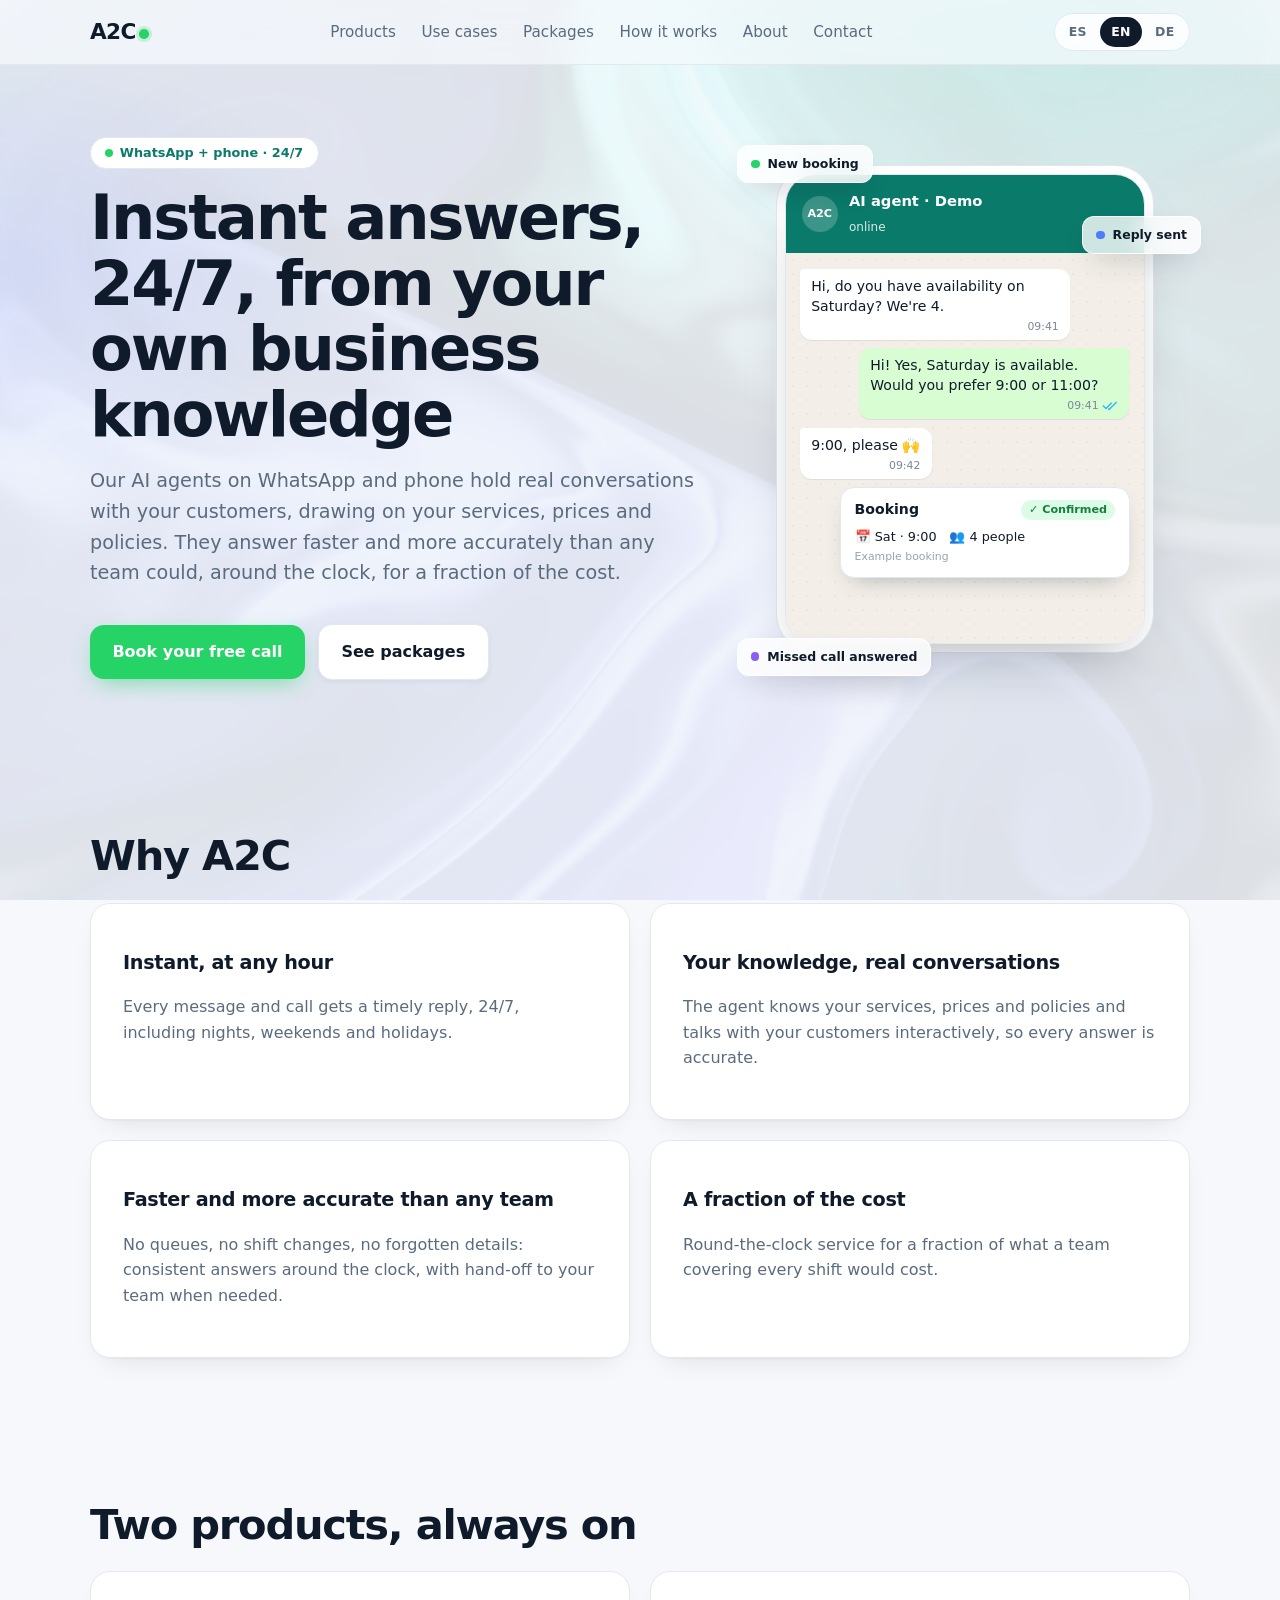
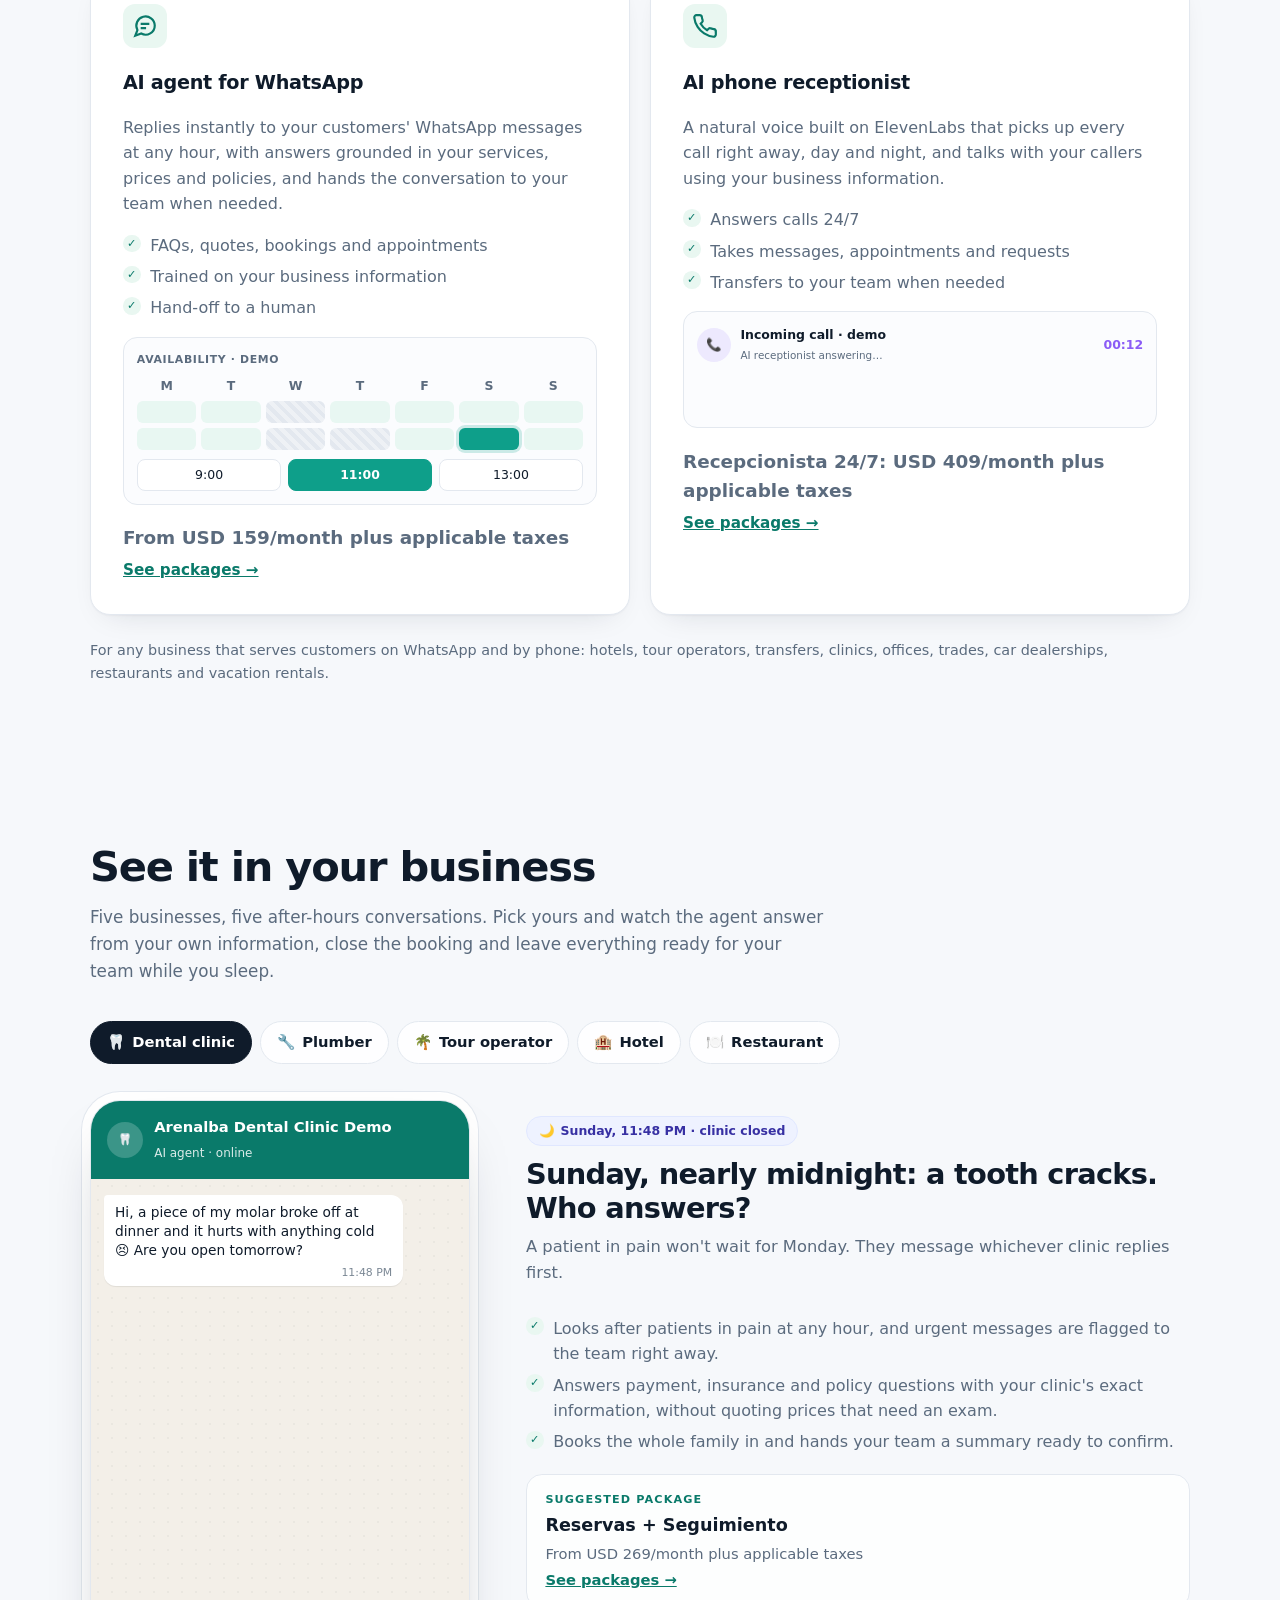
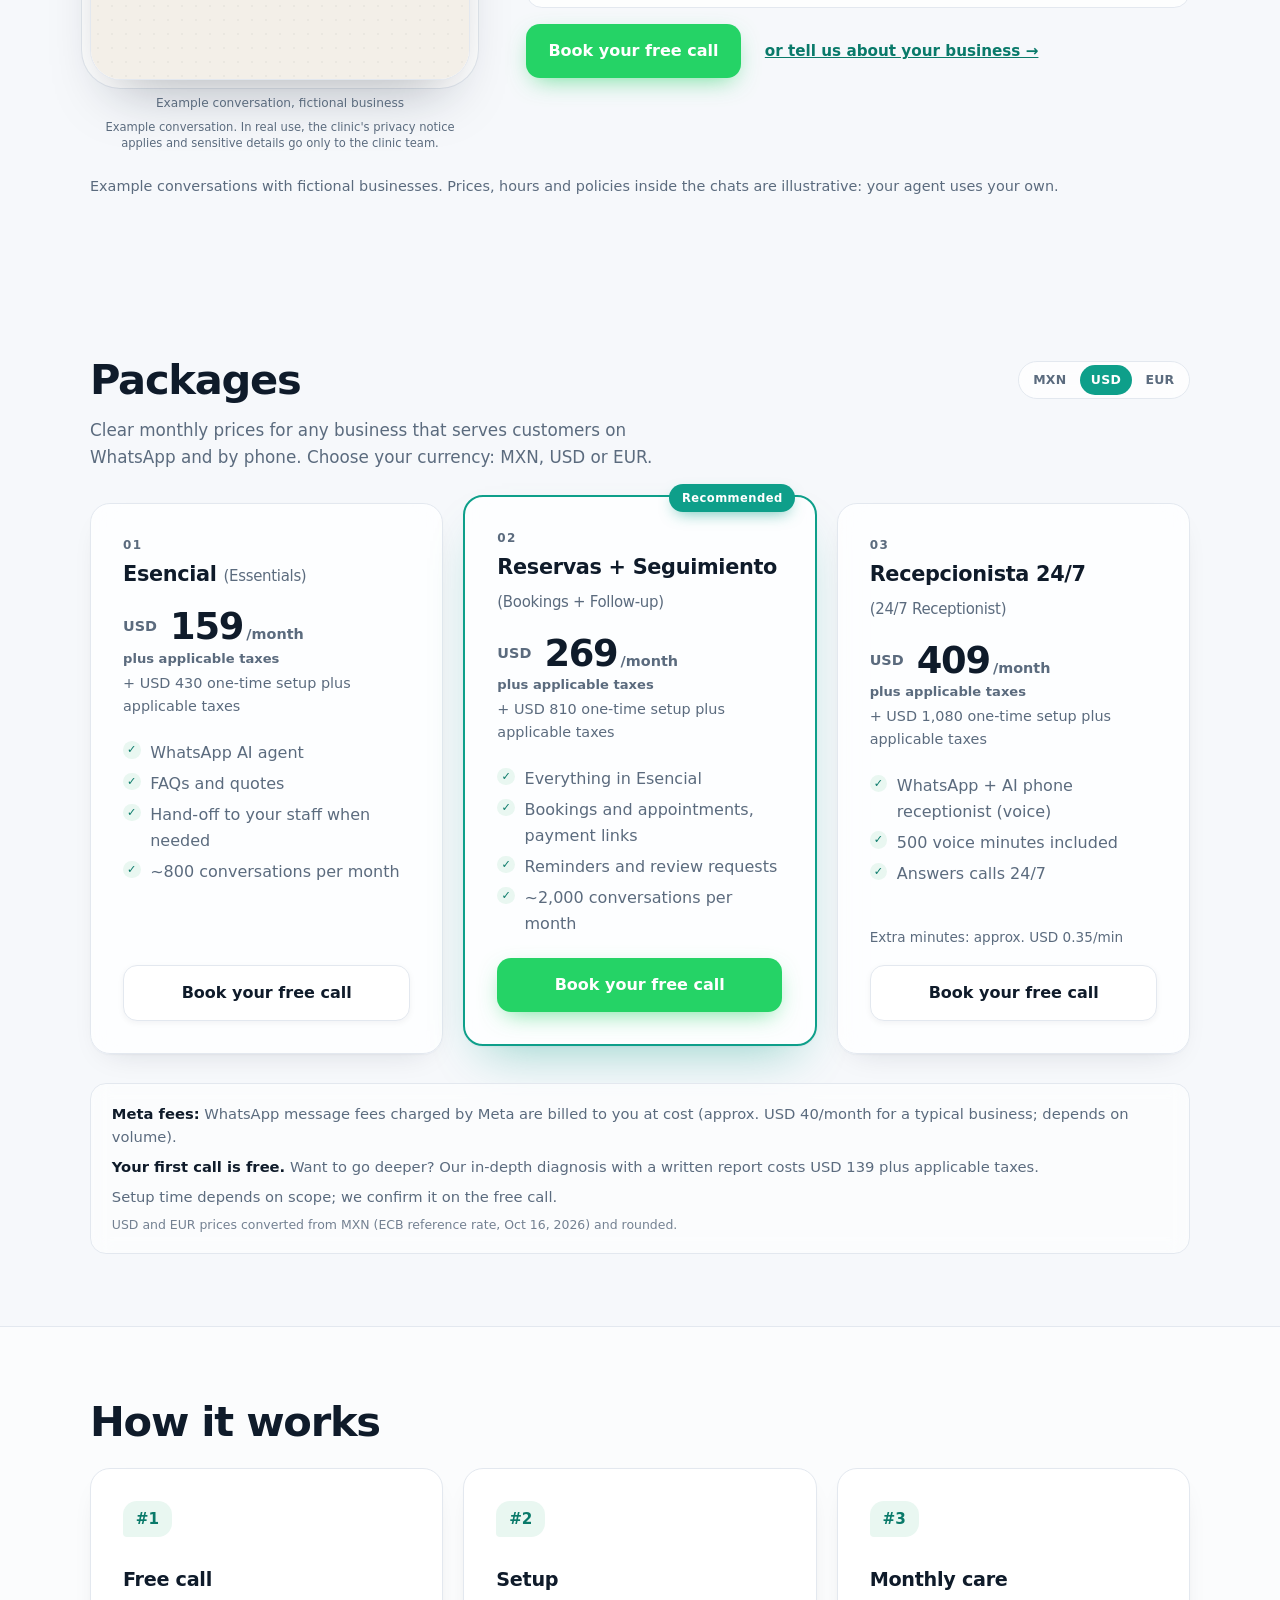
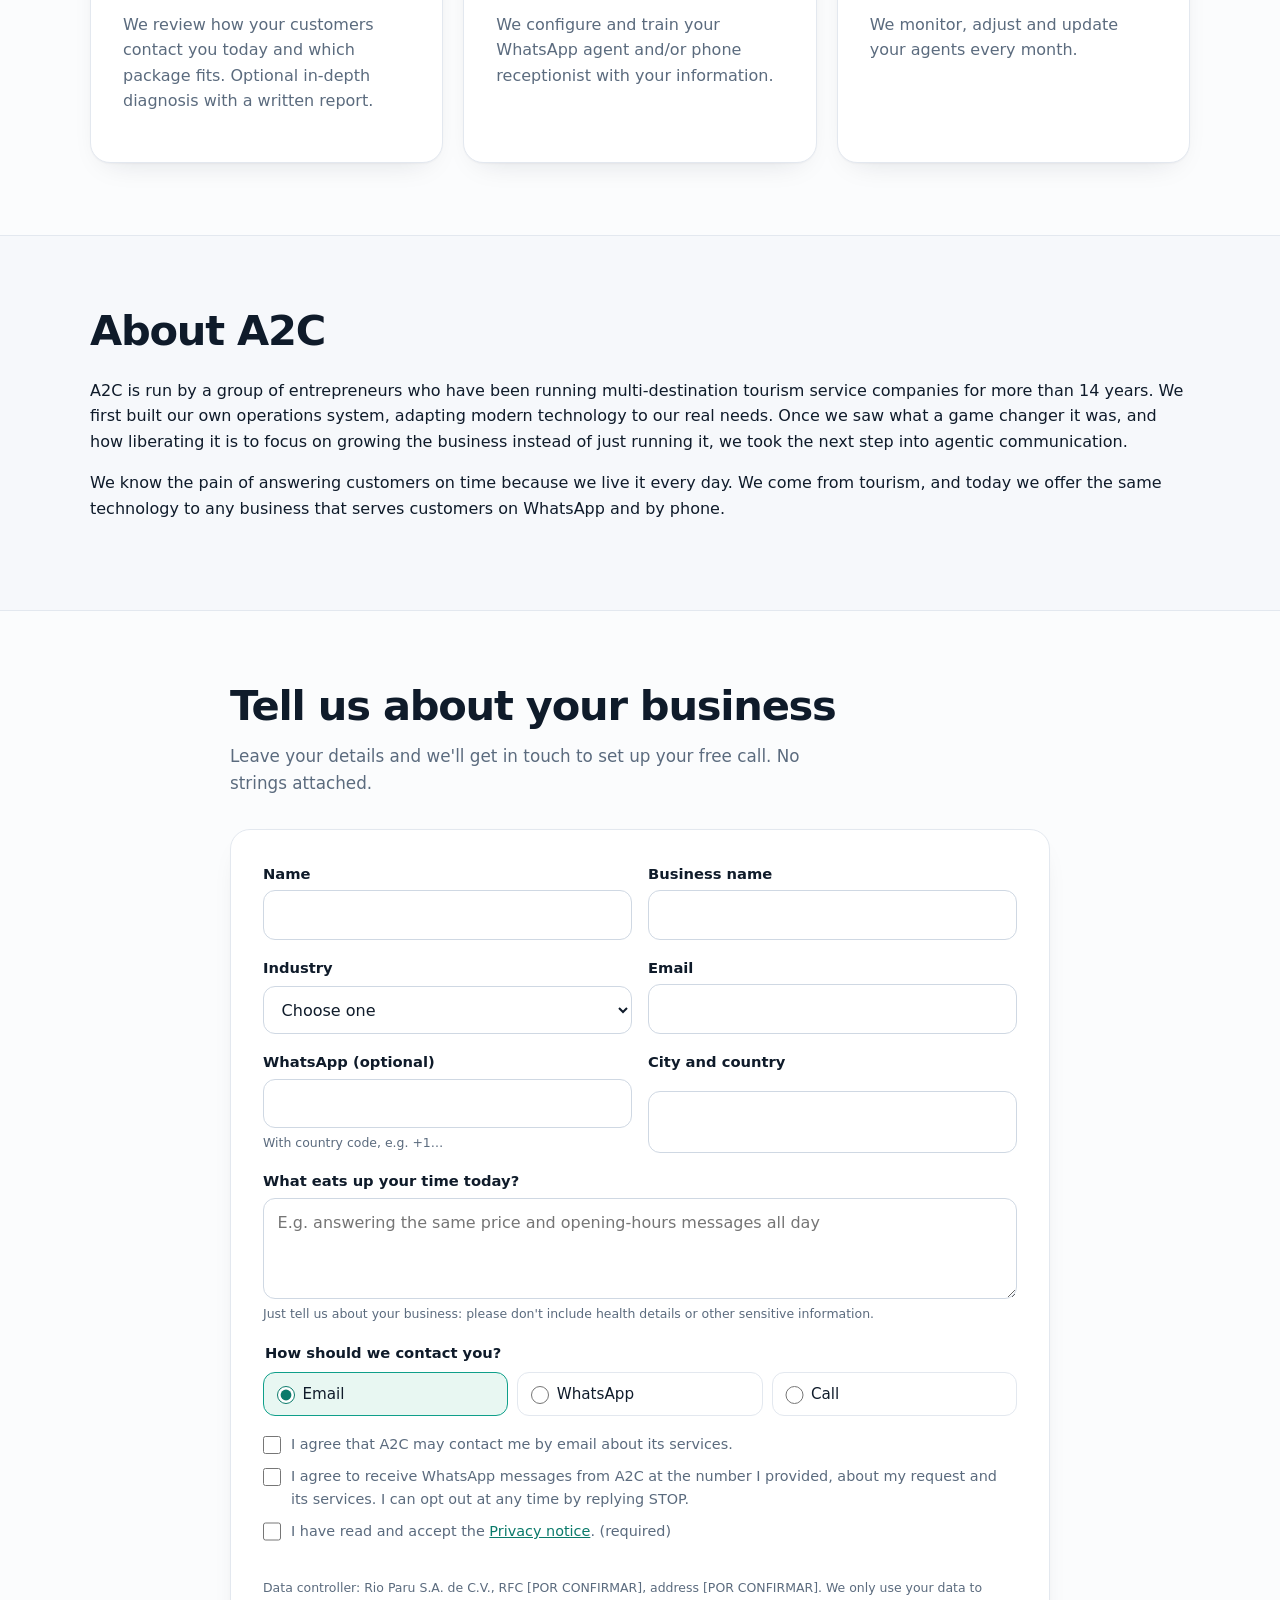
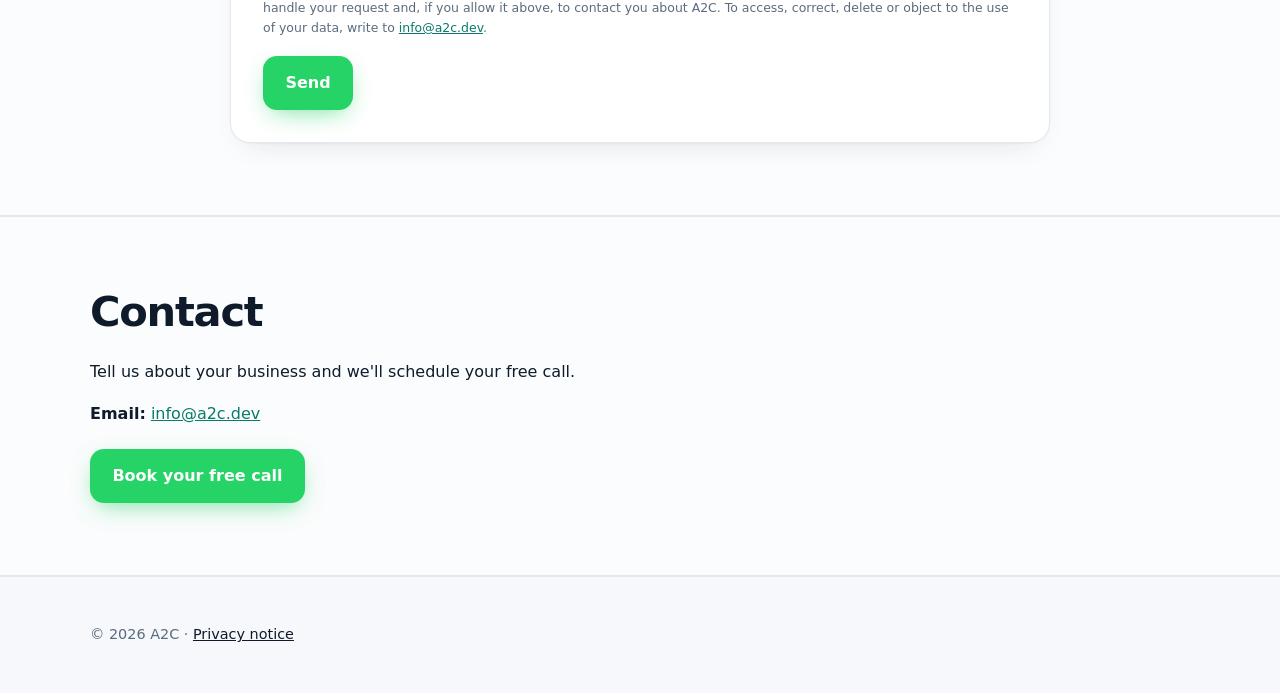
<file: en/index.html>
<!doctype html>
<html lang="en" data-url-lang>
<head>
<meta charset="utf-8">
<meta name="viewport" content="width=device-width,initial-scale=1">
<!-- seo:start (generated by tools/build-i18n.py) -->
<title>A2C · AI agents for WhatsApp and phone for your business</title>
<meta name="description" content="A2C builds AI agents for WhatsApp and phone that answer instantly, 24/7, with your business knowledge: faster and more accurate than any team, for a fraction of the cost. For hotels, clinics, offices, trades, restaurants and more.">
<link rel="canonical" href="https://a2c.dev/en/">
<link rel="alternate" hreflang="es" href="https://a2c.dev/">
<link rel="alternate" hreflang="en" href="https://a2c.dev/en/">
<link rel="alternate" hreflang="de" href="https://a2c.dev/de/">
<link rel="alternate" hreflang="x-default" href="https://a2c.dev/">
<meta property="og:type" content="website">
<meta property="og:site_name" content="A2C">
<meta property="og:locale" content="en_US">
<meta property="og:locale:alternate" content="es_MX">
<meta property="og:locale:alternate" content="de_DE">
<meta property="og:title" content="A2C · AI agents for WhatsApp and phone">
<meta property="og:description" content="Instant answers, 24/7, on WhatsApp and phone, based on your services, prices and policies. Faster and more accurate than any team, for a fraction of the cost.">
<meta property="og:url" content="https://a2c.dev/en/">
<meta name="twitter:card" content="summary">
<meta name="twitter:title" content="A2C · AI agents for WhatsApp and phone">
<meta name="twitter:description" content="WhatsApp AI agent and AI phone receptionist that answer instantly, 24/7, with your business knowledge.">
<!-- seo:end -->
<link rel="icon" href="/favicon.svg" type="image/svg+xml">
<meta name="theme-color" content="#f6f8fb">
<link rel="stylesheet" href="/style.css">
<script src="/fx.js" defer></script>
<script src="/i18n.js" defer></script>
<script src="/pricing.js" defer></script>
<script src="/nav.js" defer></script>
<script src="/showcase.js" defer></script>
<script src="/lead-form.js" defer></script>
<script type="application/ld+json">
{"@context":"https://schema.org","@type":"ProfessionalService","name":"A2C","url":"https://a2c.dev/en/","description":"AI agents for WhatsApp and an AI phone receptionist that answer instantly, 24/7, with each business's knowledge: its services, prices and policies.","areaServed":[{"@type":"Country","name":"Mexico"},{"@type":"Place","name":"Latin America"},{"@type":"Country","name":"Spain"},{"@type":"Country","name":"United States"},{"@type":"Country","name":"United Kingdom"},{"@type":"Country","name":"Germany"},{"@type":"Country","name":"Austria"},{"@type":"Country","name":"Switzerland"}],"email":"info@a2c.dev","makesOffer":[{"@type":"Offer","name":"Esencial","description":"Essentials – WhatsApp AI agent: FAQs, quotes, hand-off to your team, ~800 conversations/month.","price":2900,"priceCurrency":"MXN","priceSpecification":[{"@type":"UnitPriceSpecification","price":2900,"priceCurrency":"MXN","unitCode":"MON","referenceQuantity":{"@type":"QuantitativeValue","value":1,"unitCode":"MON"},"valueAddedTaxIncluded":false},{"@type":"UnitPriceSpecification","name":"Setup","price":7900,"priceCurrency":"MXN","valueAddedTaxIncluded":false},{"@type":"UnitPriceSpecification","price":159,"priceCurrency":"USD","unitCode":"MON","referenceQuantity":{"@type":"QuantitativeValue","value":1,"unitCode":"MON"},"valueAddedTaxIncluded":false},{"@type":"UnitPriceSpecification","name":"Setup","price":430,"priceCurrency":"USD","valueAddedTaxIncluded":false},{"@type":"UnitPriceSpecification","price":139,"priceCurrency":"EUR","unitCode":"MON","referenceQuantity":{"@type":"QuantitativeValue","value":1,"unitCode":"MON"},"valueAddedTaxIncluded":false},{"@type":"UnitPriceSpecification","name":"Setup","price":380,"priceCurrency":"EUR","valueAddedTaxIncluded":false}],"itemOffered":{"@type":"Service","name":"Esencial","alternateName":"Essentials"},"alternateName":"Essentials"},{"@type":"Offer","name":"Reservas + Seguimiento","description":"Bookings + Follow-up – Everything in Esencial + bookings and appointments, payment links, reminders and review requests, ~2,000 conversations/month.","price":4900,"priceCurrency":"MXN","priceSpecification":[{"@type":"UnitPriceSpecification","price":4900,"priceCurrency":"MXN","unitCode":"MON","referenceQuantity":{"@type":"QuantitativeValue","value":1,"unitCode":"MON"},"valueAddedTaxIncluded":false},{"@type":"UnitPriceSpecification","name":"Setup","price":14900,"priceCurrency":"MXN","valueAddedTaxIncluded":false},{"@type":"UnitPriceSpecification","price":269,"priceCurrency":"USD","unitCode":"MON","referenceQuantity":{"@type":"QuantitativeValue","value":1,"unitCode":"MON"},"valueAddedTaxIncluded":false},{"@type":"UnitPriceSpecification","name":"Setup","price":810,"priceCurrency":"USD","valueAddedTaxIncluded":false},{"@type":"UnitPriceSpecification","price":239,"priceCurrency":"EUR","unitCode":"MON","referenceQuantity":{"@type":"QuantitativeValue","value":1,"unitCode":"MON"},"valueAddedTaxIncluded":false},{"@type":"UnitPriceSpecification","name":"Setup","price":720,"priceCurrency":"EUR","valueAddedTaxIncluded":false}],"itemOffered":{"@type":"Service","name":"Reservas + Seguimiento","alternateName":"Bookings + Follow-up"},"alternateName":"Bookings + Follow-up"},{"@type":"Offer","name":"Recepcionista 24/7","description":"24/7 Receptionist – WhatsApp + AI phone receptionist, includes 500 voice minutes.","price":7500,"priceCurrency":"MXN","priceSpecification":[{"@type":"UnitPriceSpecification","price":7500,"priceCurrency":"MXN","unitCode":"MON","referenceQuantity":{"@type":"QuantitativeValue","value":1,"unitCode":"MON"},"valueAddedTaxIncluded":false},{"@type":"UnitPriceSpecification","name":"Setup","price":19900,"priceCurrency":"MXN","valueAddedTaxIncluded":false},{"@type":"UnitPriceSpecification","price":409,"priceCurrency":"USD","unitCode":"MON","referenceQuantity":{"@type":"QuantitativeValue","value":1,"unitCode":"MON"},"valueAddedTaxIncluded":false},{"@type":"UnitPriceSpecification","name":"Setup","price":1080,"priceCurrency":"USD","valueAddedTaxIncluded":false},{"@type":"UnitPriceSpecification","price":359,"priceCurrency":"EUR","unitCode":"MON","referenceQuantity":{"@type":"QuantitativeValue","value":1,"unitCode":"MON"},"valueAddedTaxIncluded":false},{"@type":"UnitPriceSpecification","name":"Setup","price":960,"priceCurrency":"EUR","valueAddedTaxIncluded":false}],"itemOffered":{"@type":"Service","name":"Recepcionista 24/7","alternateName":"24/7 Receptionist"},"alternateName":"24/7 Receptionist"},{"@type":"Offer","name":"Initial call","price":0,"priceCurrency":"MXN","itemOffered":{"@type":"Service","name":"Free first call"}},{"@type":"Offer","name":"Detailed diagnosis","price":2500,"priceCurrency":"MXN","priceSpecification":[{"@type":"PriceSpecification","price":2500,"priceCurrency":"MXN","valueAddedTaxIncluded":false},{"@type":"PriceSpecification","price":139,"priceCurrency":"USD","valueAddedTaxIncluded":false},{"@type":"PriceSpecification","price":119,"priceCurrency":"EUR","valueAddedTaxIncluded":false}],"itemOffered":{"@type":"Service","name":"Diagnosis with a written report"}}]}
</script>
</head>
<body>
<canvas id="bg" aria-hidden="true"></canvas><div class="bg-fallback" aria-hidden="true"></div>
<a class="skip" href="#main" data-es="Saltar al contenido" data-en="Skip to content" data-de="Zum Inhalt springen">Skip to content</a>
<header><div class="w nav">
<a class="logo" href="#top" aria-label="A2C">A2C</a>
<button class="menu-btn" type="button" aria-expanded="false" aria-controls="nav-links" aria-label="Menu" data-en-label="Menu" data-de-label="Menü"><span></span><span></span><span></span></button>
<nav class="links" id="nav-links" aria-label="Main" data-en-label="Main" data-de-label="Hauptnavigation">
<a href="#productos" data-es="Productos" data-en="Products" data-de="Produkte">Products</a><a href="#casos" data-es="Casos" data-en="Use cases" data-de="Beispiele">Use cases</a><a href="#paquetes" data-es="Paquetes" data-en="Packages" data-de="Pakete">Packages</a><a href="#como" data-es="Cómo funciona" data-en="How it works" data-de="So funktioniert es">How it works</a><a href="#nosotros" data-es="Nosotros" data-en="About" data-de="Über uns">About</a><a href="#contacto" data-es="Contacto" data-en="Contact" data-de="Kontakt">Contact</a>
</nav>
<nav class="langsw" aria-label="Idioma / Language / Sprache"><a href="/" hreflang="es" lang="es" aria-label="Español">ES</a><a href="/en/" hreflang="en" lang="en" aria-label="English" class="on" aria-current="page">EN</a><a href="/de/" hreflang="de" lang="de" aria-label="Deutsch">DE</a></nav>
</div></header>
<main id="main">
<section class="hero" id="top"><div class="w hero-grid"><div class="hero-copy">
<span class="tag" data-es="WhatsApp + teléfono · 24/7" data-en="WhatsApp + phone · 24/7" data-de="WhatsApp + Telefon · rund um die Uhr">WhatsApp + phone · 24/7</span>
<h1 class="split" data-es="Respuestas al instante, 24/7, con lo que sabe tu negocio" data-en="Instant answers, 24/7, from your own business knowledge" data-de="Sofort die richtige Antwort – rund um die Uhr, mit dem Wissen Ihres Unternehmens">Instant answers, 24/7, from your own business knowledge</h1>
<p class="lead blur-in" data-es="Nuestros agentes de IA en WhatsApp y teléfono conversan con tus clientes usando tus servicios, precios y políticas. Responden más rápido y con más precisión que cualquier equipo, a cualquier hora, por una fracción de su costo." data-en="Our AI agents on WhatsApp and phone hold real conversations with your customers, drawing on your services, prices and policies. They answer faster and more accurately than any team could, around the clock, for a fraction of the cost." data-de="Unsere KI-Agenten für WhatsApp und Telefon führen echte Gespräche mit Ihren Kunden – auf Basis Ihrer Leistungen, Preise und Richtlinien. Sie antworten schneller und präziser, als es ein Team je könnte, rund um die Uhr und zu einem Bruchteil der Kosten.">Our AI agents on WhatsApp and phone hold real conversations with your customers, drawing on your services, prices and policies. They answer faster and more accurately than any team could, around the clock, for a fraction of the cost.</p>
<a class="btn magnetic" href="mailto:info@a2c.dev?subject=Free%20call%20%E2%80%93%20A2C" data-es-href="mailto:info@a2c.dev?subject=Llamada%20gratis%20%E2%80%93%20A2C" data-en-href="mailto:info@a2c.dev?subject=Free%20call%20%E2%80%93%20A2C" data-de-href="mailto:info@a2c.dev?subject=Kostenloses%20Erstgespr%C3%A4ch%20%E2%80%93%20A2C"><span data-es="Pide tu llamada gratis" data-en="Book your free call" data-de="Kostenloses Erstgespräch">Book your free call</span></a>
<a class="btn o" href="#paquetes" data-es="Ver paquetes" data-en="See packages" data-de="Pakete ansehen">See packages</a>
</div><div class="demo-wrap" aria-hidden="true">
<div class="phone"><div class="ph-top"><span class="av">A2C</span><div><b><span data-es="Agente IA · Demo" data-en="AI agent · Demo" data-de="KI-Agent · Demo">AI agent · Demo</span></b><small><span data-es="en línea" data-en="online" data-de="online">online</span></small></div></div>
<div class="thread" id="thread">
<div class="msg in m1"><span data-es="Hola, ¿tienen disponibilidad el sábado? Somos 4." data-en="Hi, do you have availability on Saturday? We're 4." data-de="Hallo, haben Sie am Samstag noch etwas frei? Wir sind zu viert.">Hi, do you have availability on Saturday? We're 4.</span><i>09:41</i></div>
<div class="typing m2"><span></span><span></span><span></span></div>
<div class="msg out m3"><span data-es="¡Hola! Sí, el sábado hay lugar. ¿Prefieres 9:00 u 11:00?" data-en="Hi! Yes, Saturday is available. Would you prefer 9:00 or 11:00?" data-de="Hallo! Ja, am Samstag ist noch frei. Passt Ihnen 9:00 oder 11:00 Uhr?">Hi! Yes, Saturday is available. Would you prefer 9:00 or 11:00?</span><i>09:41 <svg class="tk" viewBox="0 0 18 12" aria-hidden="true"><path d="M1 6l3.5 3.5L11 3M7 9.5L8 10.5 16.5 2" fill="none" stroke="currentColor" stroke-width="1.6"/></svg></i></div>
<div class="msg in m4"><span data-es="9:00, por favor 🙌" data-en="9:00, please 🙌" data-de="9:00 Uhr, bitte 🙌">9:00, please 🙌</span><i>09:42</i></div>
<div class="typing m5"><span></span><span></span><span></span></div>
<div class="bk m6"><div class="bk-h"><b><span data-es="Reserva" data-en="Booking" data-de="Buchung">Booking</span></b><span class="ok">✓ <span data-es="Confirmada" data-en="Confirmed" data-de="Bestätigt">Confirmed</span></span></div>
<div class="bk-r"><span>📅 <span data-es="Sáb · 9:00" data-en="Sat · 9:00" data-de="Sa · 9:00">Sat · 9:00</span></span><span>👥 <span data-es="4 personas" data-en="4 people" data-de="4 Personen">4 people</span></span></div><small><span data-es="Reserva de ejemplo" data-en="Example booking" data-de="Beispielbuchung">Example booking</span></small></div>
</div></div>
<div class="toast t1"><span class="dot g"></span><span data-es="Nueva reserva" data-en="New booking" data-de="Neue Buchung">New booking</span></div>
<div class="toast t2"><span class="dot b"></span><span data-es="Respuesta enviada" data-en="Reply sent" data-de="Antwort gesendet">Reply sent</span></div>
<div class="toast t3"><span class="dot v"></span><span data-es="Llamada perdida atendida" data-en="Missed call answered" data-de="Verpasster Anruf beantwortet">Missed call answered</span></div>
</div></div></section>

<section id="por-que" class="alt"><div class="w">
<h2 data-es="Por qué A2C" data-en="Why A2C" data-de="Warum A2C">Why A2C</h2>
<div class="grid g2">
<div class="card reveal"><h3 data-es="Al instante, a cualquier hora" data-en="Instant, at any hour" data-de="Sofort, zu jeder Uhrzeit">Instant, at any hour</h3><p data-es="Cada mensaje y llamada recibe respuesta a tiempo, 24/7, también de noche, en fines de semana y festivos." data-en="Every message and call gets a timely reply, 24/7, including nights, weekends and holidays." data-de="Jede Nachricht und jeder Anruf wird rechtzeitig beantwortet – rund um die Uhr, auch nachts, am Wochenende und an Feiertagen.">Every message and call gets a timely reply, 24/7, including nights, weekends and holidays.</p></div>
<div class="card reveal"><h3 data-es="Tu conocimiento, conversaciones reales" data-en="Your knowledge, real conversations" data-de="Ihr Wissen, echte Gespräche">Your knowledge, real conversations</h3><p data-es="El agente conoce tus servicios, precios y políticas y conversa con tus clientes de forma interactiva, para que cada respuesta sea precisa." data-en="The agent knows your services, prices and policies and talks with your customers interactively, so every answer is accurate." data-de="Der Agent kennt Ihre Leistungen, Preise und Richtlinien und führt interaktive Gespräche mit Ihren Kunden – so stimmt jede Antwort.">The agent knows your services, prices and policies and talks with your customers interactively, so every answer is accurate.</p></div>
<div class="card reveal"><h3 data-es="Más rápido y preciso que cualquier equipo" data-en="Faster and more accurate than any team" data-de="Schneller und präziser als jedes Team">Faster and more accurate than any team</h3><p data-es="Sin filas, sin cambios de turno, sin detalles olvidados: respuestas consistentes a toda hora, con traspaso a tu equipo cuando hace falta." data-en="No queues, no shift changes, no forgotten details: consistent answers around the clock, with hand-off to your team when needed." data-de="Keine Warteschlangen, keine Schichtwechsel, keine vergessenen Details: verlässliche Antworten rund um die Uhr, mit Übergabe an Ihr Team bei Bedarf.">No queues, no shift changes, no forgotten details: consistent answers around the clock, with hand-off to your team when needed.</p></div>
<div class="card reveal"><h3 data-es="Una fracción del costo" data-en="A fraction of the cost" data-de="Ein Bruchteil der Kosten">A fraction of the cost</h3><p data-es="Atención las 24 horas por una fracción de lo que costaría un equipo cubriendo todos los turnos." data-en="Round-the-clock service for a fraction of what a team covering every shift would cost." data-de="Service rund um die Uhr zu einem Bruchteil dessen, was ein Team für alle Schichten kosten würde.">Round-the-clock service for a fraction of what a team covering every shift would cost.</p></div>
</div></div></section>

<section id="productos"><div class="w">
<h2 data-es="Dos productos, siempre disponibles" data-en="Two products, always on" data-de="Zwei Produkte, immer erreichbar">Two products, always on</h2>
<div class="grid g2">
<article class="card reveal">
<svg class="ic" viewBox="0 0 24 24" fill="none" stroke="currentColor" stroke-width="2" aria-hidden="true"><path d="M21 11.5a8.4 8.4 0 0 1-12.5 7.4L3 21l2-5.3A8.5 8.5 0 1 1 21 11.5z"/><path d="M8 10h8M8 14h5"/></svg>
<h3 data-es="Agente de IA para WhatsApp" data-en="AI agent for WhatsApp" data-de="KI-Agent für WhatsApp">AI agent for WhatsApp</h3>
<p data-es="Responde al instante los mensajes de WhatsApp de tus clientes, a cualquier hora, con respuestas basadas en tus servicios, precios y políticas, y pasa la conversación a tu equipo cuando hace falta." data-en="Replies instantly to your customers' WhatsApp messages at any hour, with answers grounded in your services, prices and policies, and hands the conversation to your team when needed." data-de="Beantwortet die WhatsApp-Nachrichten Ihrer Kunden sofort und zu jeder Uhrzeit – auf Basis Ihrer Leistungen, Preise und Richtlinien – und übergibt das Gespräch bei Bedarf an Ihr Team.">Replies instantly to your customers' WhatsApp messages at any hour, with answers grounded in your services, prices and policies, and hands the conversation to your team when needed.</p>
<ul class="chk"><li data-es="Preguntas frecuentes, cotizaciones, reservas y citas" data-en="FAQs, quotes, bookings and appointments" data-de="Häufige Fragen, Angebote, Buchungen und Termine">FAQs, quotes, bookings and appointments</li><li data-es="Entrenado con la información de tu negocio" data-en="Trained on your business information" data-de="Mit den Informationen Ihres Unternehmens trainiert">Trained on your business information</li><li data-es="Traspaso a una persona" data-en="Hand-off to a human" data-de="Übergabe an einen Menschen">Hand-off to a human</li></ul>
<div class="mock slots" aria-hidden="true"><div class="mock-h"><span data-es="Disponibilidad · demo" data-en="Availability · demo" data-de="Verfügbarkeit · Demo">Availability · demo</span></div><div class="days"><span data-es="L" data-en="M" data-de="M">M</span><span data-es="M" data-en="T" data-de="D">T</span><span data-es="M" data-en="W" data-de="M">W</span><span data-es="J" data-en="T" data-de="D">T</span><span data-es="V" data-en="F" data-de="F">F</span><span data-es="S" data-en="S" data-de="S">S</span><span data-es="D" data-en="S" data-de="S">S</span></div><div class="cells"><span class="c"></span><span class="c"></span><span class="c full"></span><span class="c"></span><span class="c"></span><span class="c"></span><span class="c"></span><span class="c"></span><span class="c"></span><span class="c full"></span><span class="c full"></span><span class="c"></span><span class="c pick"></span><span class="c"></span></div><div class="times"><span>9:00</span><span class="pick">11:00</span><span>13:00</span></div></div>
<p class="price" data-price="from" data-pkg="esencial">From USD 159/month plus applicable taxes</p><p class="quote"><a href="#paquetes" data-es="Ver paquetes →" data-en="See packages →" data-de="Pakete ansehen →">See packages →</a></p>
</article>
<article class="card reveal">
<svg class="ic" viewBox="0 0 24 24" fill="none" stroke="currentColor" stroke-width="2" aria-hidden="true"><path d="M22 16.9v3a2 2 0 0 1-2.2 2 19.8 19.8 0 0 1-8.6-3.1 19.5 19.5 0 0 1-6-6A19.8 19.8 0 0 1 2.1 4.2 2 2 0 0 1 4.1 2h3a2 2 0 0 1 2 1.7c.1 1 .4 1.9.7 2.8a2 2 0 0 1-.5 2.1L8 9.9a16 16 0 0 0 6 6l1.3-1.3a2 2 0 0 1 2.1-.4c.9.3 1.8.6 2.8.7a2 2 0 0 1 1.7 2z"/></svg>
<h3 data-es="Recepcionista telefónica con IA" data-en="AI phone receptionist" data-de="KI-Telefonrezeption">AI phone receptionist</h3>
<p data-es="Una voz natural construida sobre ElevenLabs que contesta cada llamada al momento, de día y de noche, y conversa con tus clientes usando la información de tu negocio." data-en="A natural voice built on ElevenLabs that picks up every call right away, day and night, and talks with your callers using your business information." data-de="Eine natürliche Stimme auf Basis von ElevenLabs, die jeden Anruf sofort entgegennimmt, Tag und Nacht, und mit Ihren Anrufern auf Basis Ihrer Unternehmensinformationen spricht.">A natural voice built on ElevenLabs that picks up every call right away, day and night, and talks with your callers using your business information.</p>
<ul class="chk"><li data-es="Contesta llamadas 24/7" data-en="Answers calls 24/7" data-de="Nimmt Anrufe rund um die Uhr entgegen">Answers calls 24/7</li><li data-es="Toma recados, citas y solicitudes" data-en="Takes messages, appointments and requests" data-de="Nimmt Nachrichten, Termine und Anfragen auf">Takes messages, appointments and requests</li><li data-es="Transfiere a tu equipo cuando hace falta" data-en="Transfers to your team when needed" data-de="Leitet bei Bedarf an Ihr Team weiter">Transfers to your team when needed</li></ul>
<div class="mock call" aria-hidden="true"><div class="call-h"><span class="ring">📞</span><div><b><span data-es="Llamada entrante · demo" data-en="Incoming call · demo" data-de="Eingehender Anruf · Demo">Incoming call · demo</span></b><small><span data-es="Recepcionista IA contestando…" data-en="AI receptionist answering…" data-de="KI-Rezeption nimmt ab …">AI receptionist answering…</span></small></div><span class="live">00:12</span></div><div class="wave"><i style="--d:0"></i><i style="--d:1"></i><i style="--d:2"></i><i style="--d:3"></i><i style="--d:4"></i><i style="--d:5"></i><i style="--d:6"></i><i style="--d:7"></i><i style="--d:8"></i><i style="--d:9"></i><i style="--d:10"></i><i style="--d:11"></i><i style="--d:12"></i><i style="--d:13"></i><i style="--d:14"></i><i style="--d:15"></i><i style="--d:16"></i><i style="--d:17"></i><i style="--d:18"></i><i style="--d:19"></i><i style="--d:20"></i><i style="--d:21"></i><i style="--d:22"></i><i style="--d:23"></i><i style="--d:24"></i><i style="--d:25"></i><i style="--d:26"></i><i style="--d:27"></i></div></div>
<p class="price" data-price="recep" data-pkg="recepcionista">Recepcionista 24/7: USD 409/month plus applicable taxes</p><p class="quote"><a href="#paquetes" data-es="Ver paquetes →" data-en="See packages →" data-de="Pakete ansehen →">See packages →</a></p>
</article>
</div>
<p class="note" data-es="Para cualquier negocio que atiende clientes por WhatsApp y teléfono: hoteles, tour operadores, transfers, clínicas, despachos, oficios, agencias de autos, restaurantes y rentas vacacionales." data-en="For any business that serves customers on WhatsApp and by phone: hotels, tour operators, transfers, clinics, offices, trades, car dealerships, restaurants and vacation rentals." data-de="Für jedes Unternehmen, das Kunden per WhatsApp und Telefon betreut: Hotels, Touranbieter, Transfers, Praxen, Büros, Handwerksbetriebe, Autohäuser, Restaurants und Ferienwohnungen.">For any business that serves customers on WhatsApp and by phone: hotels, tour operators, transfers, clinics, offices, trades, car dealerships, restaurants and vacation rentals.</p>
</div></section>

<!-- showcase:start (generated by tools/build-showcase.py) -->
<section id="casos"><div class="w">
<h2 data-es="Míralo en tu negocio" data-en="See it in your business" data-de="So sieht das in Ihrem Betrieb aus">See it in your business</h2>
<p class="lead sm sc-intro" data-es="Cinco negocios, cinco conversaciones fuera de horario. Elige el tuyo y mira cómo el agente responde con tu información, cierra la reserva y le deja todo listo a tu equipo mientras duermes." data-en="Five businesses, five after-hours conversations. Pick yours and watch the agent answer from your own information, close the booking and leave everything ready for your team while you sleep." data-de="Fünf Branchen, fünf Gespräche nach Feierabend. Wählen Sie Ihre aus und sehen Sie, wie der Agent mit Ihren eigenen Informationen antwortet, die Buchung abschließt und Ihrem Team alles vorbereitet – während Sie schlafen.">Five businesses, five after-hours conversations. Pick yours and watch the agent answer from your own information, close the booking and leave everything ready for your team while you sleep.</p>
<div class="sc" data-sc>
<div class="sc-tabs" role="tablist" aria-label="Industries" data-en-label="Industries" data-de-label="Branchen"><button type="button" class="sc-tab" role="tab" id="sc-tab-dental" aria-controls="sc-dental" aria-selected="true" tabindex="0"><span aria-hidden="true">🦷</span><span data-es="Clínica dental" data-en="Dental clinic" data-de="Zahnarztpraxis">Dental clinic</span></button><button type="button" class="sc-tab" role="tab" id="sc-tab-plomero" aria-controls="sc-plomero" aria-selected="false" tabindex="-1"><span aria-hidden="true">🔧</span><span data-es="Plomero" data-en="Plumber" data-de="Sanitär-Notdienst">Plumber</span></button><button type="button" class="sc-tab" role="tab" id="sc-tab-tours" aria-controls="sc-tours" aria-selected="false" tabindex="-1"><span aria-hidden="true">🌴</span><span data-es="Tours" data-en="Tour operator" data-de="Touranbieter">Tour operator</span></button><button type="button" class="sc-tab" role="tab" id="sc-tab-hotel" aria-controls="sc-hotel" aria-selected="false" tabindex="-1"><span aria-hidden="true">🏨</span><span data-es="Hotel" data-en="Hotel" data-de="Hotel">Hotel</span></button><button type="button" class="sc-tab" role="tab" id="sc-tab-restaurante" aria-controls="sc-restaurante" aria-selected="false" tabindex="-1"><span aria-hidden="true">🍽️</span><span data-es="Restaurante" data-en="Restaurant" data-de="Restaurant">Restaurant</span></button></div>
<div class="sc-panel" id="sc-dental" role="tabpanel" aria-labelledby="sc-tab-dental" tabindex="0"><div class="sc-head"><span class="sc-chip"><span aria-hidden="true">🌙</span> <span data-es="Domingo, 11:48 p.m. · clínica cerrada" data-en="Sunday, 11:48 PM · clinic closed" data-de="Sonntag, 23:48 · Praxis geschlossen">Sunday, 11:48 PM · clinic closed</span></span><h3 data-es="Domingo, casi medianoche: se rompe una muela. ¿Quién contesta?" data-en="Sunday, nearly midnight: a tooth cracks. Who answers?" data-de="Sonntag, kurz vor Mitternacht: Ein Zahn bricht ab. Wer antwortet?">Sunday, nearly midnight: a tooth cracks. Who answers?</h3><p data-es="El paciente con dolor no espera al lunes: le escribe a la clínica que conteste primero." data-en="A patient in pain won&#x27;t wait for Monday. They message whichever clinic replies first." data-de="Wer Zahnschmerzen hat, wartet nicht bis Montag – sondern schreibt der Praxis, die zuerst antwortet.">A patient in pain won't wait for Monday. They message whichever clinic replies first.</p></div><div class="sc-stage"><div class="phone"><div class="ph-top"><span class="av" aria-hidden="true">🦷</span><div><b><span data-es="Clínica Dental Arenalba Demo" data-en="Arenalba Dental Clinic Demo" data-de="Zahnarztpraxis Arenalba Demo">Arenalba Dental Clinic Demo</span></b><small><span data-es="Agente IA · en línea" data-en="AI agent · online" data-de="KI-Agent · online">AI agent · online</span></small></div></div><div class="sc-thread" role="log" aria-label="Example conversation, fictional business" data-en-label="Example conversation, fictional business" data-de-label="Beispielgespräch, fiktives Unternehmen"><div class="sc-i msg in"><span data-es="Hola, se me rompió un pedazo de muela cenando y me duele con lo frío 😣 ¿Mañana atienden?" data-en="Hi, a piece of my molar broke off at dinner and it hurts with anything cold 😣 Are you open tomorrow?" data-de="Hallo, mir ist beim Abendessen ein Stück vom Backenzahn abgebrochen und bei Kaltem tut es richtig weh 😣 Haben Sie morgen geöffnet?">Hi, a piece of my molar broke off at dinner and it hurts with anything cold 😣 Are you open tomorrow?</span><i class="sc-t"><i data-es="11:48 p.m." data-en="11:48 PM" data-de="23:48">11:48 PM</i></i></div><div class="sc-i msg out"><span data-es="Lamento mucho eso 😟 Mañana lunes abrimos de 9:00 a 19:00. Te pido la primera valoración del día, a las 9:00, y le marco tu mensaje al equipo como &lt;b&gt;urgente&lt;/b&gt;: lo confirman en cuanto abran. Si empeora mucho o es una emergencia, acude a un servicio de urgencias. ¿Te funciona?" data-en="So sorry to hear that 😟 We open tomorrow, Monday, 9 am to 7 pm. I&#x27;ll request the first exam of the day for you, 9:00 am, and flag your message to the team as &lt;b&gt;urgent&lt;/b&gt;: they confirm it as soon as we open. If it gets much worse or it&#x27;s an emergency, please go to an emergency service. Does that work?" data-de="Oh nein, das tut mir leid 😟 Morgen, Montag, sind wir von 9 bis 19 Uhr da. Ich frage für Sie den ersten Untersuchungstermin um 9:00 Uhr an und markiere Ihre Nachricht fürs Team als &lt;b&gt;dringend&lt;/b&gt; – es bestätigt den Termin, sobald wir öffnen. Wenn es deutlich schlimmer wird oder ein Notfall ist, wenden Sie sich bitte an einen Notdienst. Passt das?">So sorry to hear that 😟 We open tomorrow, Monday, 9 am to 7 pm. I'll request the first exam of the day for you, 9:00 am, and flag your message to the team as <b>urgent</b>: they confirm it as soon as we open. If it gets much worse or it's an emergency, please go to an emergency service. Does that work?</span><i class="sc-t"><i data-es="11:48 p.m." data-en="11:48 PM" data-de="23:48">11:48 PM</i><svg class="tk" viewBox="0 0 18 12" aria-hidden="true"><path d="M1 6l3.5 3.5L11 3M7 9.5L8 10.5 16.5 2" fill="none" stroke="currentColor" stroke-width="1.6"/></svg></i></div><div class="sc-i msg in"><span data-es="Sí, porfa. ¿Cuánto cuesta? ¿Y aceptan tarjeta?" data-en="Yes please. How much will it be? Do you take cards?" data-de="Ja, gerne. Was kostet das? Und kann ich mit Karte zahlen?">Yes please. How much will it be? Do you take cards?</span><i class="sc-t"><i data-es="11:50 p.m." data-en="11:50 PM" data-de="23:50">11:50 PM</i></i></div><div class="sc-i msg out"><span data-es="El costo depende de lo que vea el dentista: en la valoración te da un presupuesto por escrito antes de cualquier tratamiento ✍️ Aceptamos efectivo (MXN y USD), Visa, Mastercard, Amex y transferencia, con meses sin intereses en tratamientos seleccionados." data-en="It depends on what the dentist finds: at the exam you get a written quote before any treatment ✍️ We take cash (MXN and USD), Visa, Mastercard, Amex and bank transfer, with interest-free instalments on selected treatments." data-de="Das hängt vom Befund ab: Bei der Untersuchung bekommen Sie einen schriftlichen Kostenvoranschlag, bevor irgendetwas behandelt wird ✍️ Wir nehmen Bargeld, Visa, Mastercard, Amex und Überweisung; für ausgewählte Behandlungen ist Ratenzahlung möglich.">It depends on what the dentist finds: at the exam you get a written quote before any treatment ✍️ We take cash (MXN and USD), Visa, Mastercard, Amex and bank transfer, with interest-free instalments on selected treatments.</span><i class="sc-t"><i data-es="11:50 p.m." data-en="11:50 PM" data-de="23:50">11:50 PM</i><svg class="tk" viewBox="0 0 18 12" aria-hidden="true"><path d="M1 6l3.5 3.5L11 3M7 9.5L8 10.5 16.5 2" fill="none" stroke="currentColor" stroke-width="1.6"/></svg></i></div><div class="sc-i msg in"><span data-es="Ok. Tengo seguro de gastos médicos, ¿sirve?" data-en="Ok. Can I use my health insurance?" data-de="Ok. Zahlt das meine Krankenversicherung?">Ok. Can I use my health insurance?</span><i class="sc-t"><i data-es="11:51 p.m." data-en="11:51 PM" data-de="23:51">11:51 PM</i></i></div><div class="sc-i msg out"><span data-es="No facturamos directo a aseguradoras, pero te damos factura (CFDI) y recibo detallado para pedir tu reembolso. Trae identificación y, si tienes, radiografías previas." data-en="We don&#x27;t bill insurers directly, but we give you an official invoice and an itemized receipt so you can claim it back. Bring ID and any previous X-rays." data-de="Wir rechnen nicht direkt mit Versicherungen ab, aber Sie bekommen eine offizielle Rechnung und eine detaillierte Quittung für die Erstattung. Bringen Sie bitte Ihren Ausweis und, falls vorhanden, alte Röntgenbilder mit.">We don't bill insurers directly, but we give you an official invoice and an itemized receipt so you can claim it back. Bring ID and any previous X-rays.</span><i class="sc-t"><i data-es="11:51 p.m." data-en="11:51 PM" data-de="23:51">11:51 PM</i><svg class="tk" viewBox="0 0 18 12" aria-hidden="true"><path d="M1 6l3.5 3.5L11 3M7 9.5L8 10.5 16.5 2" fill="none" stroke="currentColor" stroke-width="1.6"/></svg></i></div><div class="sc-i bk sc-card"><div class="bk-h"><b><span data-es="Solicitud de cita" data-en="Appointment request" data-de="Terminanfrage">Appointment request</span></b><span class="ok">✓ <span data-es="Urgente" data-en="Urgent" data-de="Dringend">Urgent</span></span></div><div class="bk-r"><span data-es="📅 Lun · 9:00" data-en="📅 Mon · 9:00 am" data-de="📅 Mo · 9:00">📅 Mon · 9:00 am</span><span data-es="🦷 Valoración" data-en="🦷 Exam" data-de="🦷 Untersuchung">🦷 Exam</span><span data-es="⏳ Por confirmar al abrir" data-en="⏳ To confirm at opening" data-de="⏳ Bestätigung bei Öffnung">⏳ To confirm at opening</span></div></div><div class="sc-i msg out"><span data-es="¿Alguien más de tu familia necesita cita? Puedo apartar el horario de justo después." data-en="Does anyone else in your family need an appointment? I can hold the slot right after yours." data-de="Braucht noch jemand aus Ihrer Familie einen Termin? Ich kann Ihnen den direkt danach freihalten.">Does anyone else in your family need an appointment? I can hold the slot right after yours.</span><i class="sc-t"><i data-es="11:52 p.m." data-en="11:52 PM" data-de="23:52">11:52 PM</i><svg class="tk" viewBox="0 0 18 12" aria-hidden="true"><path d="M1 6l3.5 3.5L11 3M7 9.5L8 10.5 16.5 2" fill="none" stroke="currentColor" stroke-width="1.6"/></svg></i></div><div class="sc-i msg in"><span data-es="Mi hija, le toca limpieza 🙌" data-en="My daughter&#x27;s due for a cleaning 🙌" data-de="Meine Tochter müsste mal wieder zur Zahnreinigung 🙌">My daughter's due for a cleaning 🙌</span><i class="sc-t"><i data-es="11:52 p.m." data-en="11:52 PM" data-de="23:52">11:52 PM</i></i></div><div class="sc-i msg out"><span data-es="Anotado: limpieza para tu hija a las 9:45. Como es menor, viene contigo 😊 Mañana a primera hora el equipo te escribe para confirmar las dos citas." data-en="Done: cleaning for your daughter at 9:45 am. As she&#x27;s under 18, she comes with you 😊 The team will message you first thing to confirm both." data-de="Notiert: Zahnreinigung für Ihre Tochter um 9:45 Uhr. Da sie minderjährig ist, kommt sie mit Ihnen 😊 Das Team meldet sich morgen früh und bestätigt beide Termine.">Done: cleaning for your daughter at 9:45 am. As she's under 18, she comes with you 😊 The team will message you first thing to confirm both.</span><i class="sc-t"><i data-es="11:53 p.m." data-en="11:53 PM" data-de="23:53">11:53 PM</i><svg class="tk" viewBox="0 0 18 12" aria-hidden="true"><path d="M1 6l3.5 3.5L11 3M7 9.5L8 10.5 16.5 2" fill="none" stroke="currentColor" stroke-width="1.6"/></svg></i></div><div class="sc-i sc-sys">🔔 <span data-es="Resumen enviado al equipo: mensaje urgente + limpieza familiar, confirmar a las 9:00" data-en="Summary sent to the team: urgent message + family cleaning, confirm at 9:00 am" data-de="Zusammenfassung ans Team: dringende Nachricht + Familientermin, Bestätigung um 9:00">Summary sent to the team: urgent message + family cleaning, confirm at 9:00 am</span></div></div></div><p class="sc-label" data-es="Conversación de ejemplo, negocio ficticio" data-en="Example conversation, fictional business" data-de="Beispielgespräch, fiktives Unternehmen">Example conversation, fictional business</p><p class="sc-privacy" data-es="Conversación de ejemplo. En uso real aplica el aviso de privacidad de la clínica y los datos sensibles solo llegan al equipo de la clínica." data-en="Example conversation. In real use, the clinic&#x27;s privacy notice applies and sensitive details go only to the clinic team." data-de="Beispielgespräch. Im echten Einsatz gilt der Datenschutzhinweis der Praxis, und sensible Angaben gehen nur an das Praxisteam.">Example conversation. In real use, the clinic's privacy notice applies and sensitive details go only to the clinic team.</p><button type="button" class="sc-replay" hidden><span data-es="↻ Ver de nuevo" data-en="↻ Replay" data-de="↻ Noch einmal abspielen">↻ Replay</span></button></div><div class="sc-out"><ul class="chk"><li data-es="Atiende a pacientes con dolor a cualquier hora, y los mensajes urgentes se marcan para tu equipo de inmediato." data-en="Looks after patients in pain at any hour, and urgent messages are flagged to the team right away." data-de="Kümmert sich zu jeder Uhrzeit um Patienten mit Schmerzen, und dringende Nachrichten werden sofort für Ihr Team markiert.">Looks after patients in pain at any hour, and urgent messages are flagged to the team right away.</li><li data-es="Responde pagos, seguros y políticas con la información exacta de tu clínica, sin prometer precios que requieren valoración." data-en="Answers payment, insurance and policy questions with your clinic&#x27;s exact information, without quoting prices that need an exam." data-de="Beantwortet Fragen zu Zahlung, Versicherung und Praxisregeln mit Ihren exakten Informationen – ohne Preise zu nennen, die erst nach der Untersuchung feststehen.">Answers payment, insurance and policy questions with your clinic's exact information, without quoting prices that need an exam.</li><li data-es="Agenda citas para toda la familia y entrega a tu equipo un resumen listo para confirmar." data-en="Books the whole family in and hands your team a summary ready to confirm." data-de="Vergibt Termine für die ganze Familie und übergibt Ihrem Team eine Zusammenfassung zur Bestätigung.">Books the whole family in and hands your team a summary ready to confirm.</li></ul><div class="sc-pkg"><small data-es="Paquete sugerido" data-en="Suggested package" data-de="Passendes Paket">Suggested package</small><b>Reservas + Seguimiento</b><span class="sc-price" data-price="from" data-pkg="reservas">From USD 269/month plus applicable taxes</span><a href="#paquetes" data-es="Ver paquetes →" data-en="See packages →" data-de="Pakete ansehen →">See packages →</a></div><div class="sc-cta"><a class="btn" href="mailto:info@a2c.dev?subject=Free%20call%20%E2%80%93%20A2C%20%28dental%20clinic%29" data-es-href="mailto:info@a2c.dev?subject=Llamada%20gratis%20%E2%80%93%20A2C%20%28cl%C3%ADnica%20dental%29" data-en-href="mailto:info@a2c.dev?subject=Free%20call%20%E2%80%93%20A2C%20%28dental%20clinic%29" data-de-href="mailto:info@a2c.dev?subject=Kostenloses%20Erstgespr%C3%A4ch%20%E2%80%93%20A2C%20%28Zahnarztpraxis%29"><span data-es="Pide tu llamada gratis" data-en="Book your free call" data-de="Kostenloses Erstgespräch">Book your free call</span></a><a class="sc-formlink" href="#cuentanos" data-industry="dental" data-es="o cuéntanos de tu negocio →" data-en="or tell us about your business →" data-de="oder erzählen Sie uns von Ihrem Betrieb →">or tell us about your business →</a></div></div></div>
<div class="sc-panel sc-call" id="sc-plomero" role="tabpanel" aria-labelledby="sc-tab-plomero" tabindex="0"><div class="sc-head"><span class="sc-chip"><span aria-hidden="true">🌙</span> <span data-es="Sábado, 2:14 a.m. · llamada telefónica" data-en="Saturday, 2:14 AM · phone call" data-de="Samstag, 02:14 · Telefonanruf">Saturday, 2:14 AM · phone call</span></span><h3 data-es="Son las 2 de la mañana y hay agua por todo el piso de la cocina." data-en="It&#x27;s 2 AM and there&#x27;s water all over the kitchen floor." data-de="Es ist 2 Uhr nachts, und in der Küche steht das Wasser.">It's 2 AM and there's water all over the kitchen floor.</h3><p data-es="Quien llama a esa hora contrata al primero que contesta. Si nadie contesta, marca al siguiente de la lista." data-en="Whoever calls at that hour hires the first plumber who picks up. If you don&#x27;t, the next one on the list will." data-de="Wer um diese Uhrzeit anruft, beauftragt den Ersten, der abhebt. Heben Sie nicht ab, ruft er den Nächsten an.">Whoever calls at that hour hires the first plumber who picks up. If you don't, the next one on the list will.</p></div><div class="sc-stage"><div class="phone"><div class="ph-top sc-calltop"><span class="av" aria-hidden="true">📞</span><div><b><span data-es="Plomería Tubo Sereno Demo" data-en="Tubo Sereno Plumbing Demo" data-de="Sanitär Tubo Sereno Demo">Tubo Sereno Plumbing Demo</span></b><small><span data-es="Recepcionista IA · llamada en curso" data-en="AI receptionist · call in progress" data-de="KI-Rezeption · Gespräch läuft">AI receptionist · call in progress</span></small></div><span class="sc-live" aria-hidden="true">●</span></div><div class="sc-thread" role="log" aria-label="Example conversation, fictional business" data-en-label="Example conversation, fictional business" data-de-label="Beispielgespräch, fiktives Unternehmen"><div class="sc-i msg out"><b class="sp" data-es="Recepcionista IA" data-en="AI receptionist" data-de="KI-Rezeption">AI receptionist</b><span data-es="Plomería Tubo Sereno, buenas noches. Le atiende la recepcionista virtual, disponible las 24 horas. ¿En qué le ayudo?" data-en="Tubo Sereno Plumbing, you&#x27;re speaking with our 24-hour virtual receptionist. How can I help?" data-de="Sanitär Tubo Sereno, Sie sprechen mit unserer virtuellen Rezeption, rund um die Uhr erreichbar. Wie kann ich helfen?">Tubo Sereno Plumbing, you're speaking with our 24-hour virtual receptionist. How can I help?</span><i class="sc-t"><i data-es="2:14 a.m." data-en="2:14 AM" data-de="02:14">2:14 AM</i></i></div><div class="sc-i msg in"><b class="sp" data-es="Cliente" data-en="Caller" data-de="Anrufer">Caller</b><span data-es="¡Se reventó un tubo debajo del fregadero y está saliendo muchísima agua!" data-en="A pipe just burst under the kitchen sink, there&#x27;s water everywhere!" data-de="Unter der Spüle ist ein Rohr geplatzt, hier läuft überall Wasser!">A pipe just burst under the kitchen sink, there's water everywhere!</span><i class="sc-t"><i data-es="2:14 a.m." data-en="2:14 AM" data-de="02:14">2:14 AM</i></i></div><div class="sc-i msg out"><b class="sp" data-es="Recepcionista IA" data-en="AI receptionist" data-de="KI-Rezeption">AI receptionist</b><span data-es="Vamos a pararlo ya. Cierre la llave de paso: suele estar bajo el fregadero o junto al medidor de agua. Aquí le espero." data-en="Let&#x27;s stop it right now. Turn off the shut-off valve: it&#x27;s usually under the sink or next to the water meter. I&#x27;ll stay on the line." data-de="Das stoppen wir sofort. Drehen Sie das Eckventil unter der Spüle zu – oder den Haupthahn, meist neben der Wasseruhr. Ich bleibe dran.">Let's stop it right now. Turn off the shut-off valve: it's usually under the sink or next to the water meter. I'll stay on the line.</span><i class="sc-t"><i data-es="2:14 a.m." data-en="2:14 AM" data-de="02:14">2:14 AM</i></i></div><div class="sc-i msg in"><b class="sp" data-es="Cliente" data-en="Caller" data-de="Anrufer">Caller</b><span data-es="…Listo, ya la cerré. Ya no sale." data-en="…Okay, got it. It&#x27;s stopped." data-de="…So, zugedreht. Es läuft nichts mehr.">…Okay, got it. It's stopped.</span><i class="sc-t"><i data-es="2:15 a.m." data-en="2:15 AM" data-de="02:15">2:15 AM</i></i></div><div class="sc-i msg out"><b class="sp" data-es="Recepcionista IA" data-en="AI receptionist" data-de="KI-Rezeption">AI receptionist</b><span data-es="Muy bien hecho. Tiene dos opciones: el técnico de guardia va ahora, visita de emergencia MXN 2,700 con diagnóstico incluido, o hoy a las 8:00 con tarifa normal de MXN 1,600. La reparación siempre se cotiza antes de empezar." data-en="Well done. Two options: our on-call technician comes now, emergency visit USD 149 with diagnosis included, or today at 8:00 am at the standard rate of USD 89. Repairs are always quoted before any work starts." data-de="Sehr gut gemacht. Zwei Möglichkeiten: Unser Notdienst kommt jetzt, Einsatz 129 € inklusive Diagnose, oder heute um 8:00 Uhr zum Normaltarif von 79 €. Die Reparatur bekommen Sie immer vorher als Angebot.">Well done. Two options: our on-call technician comes now, emergency visit USD 149 with diagnosis included, or today at 8:00 am at the standard rate of USD 89. Repairs are always quoted before any work starts.</span><i class="sc-t"><i data-es="2:15 a.m." data-en="2:15 AM" data-de="02:15">2:15 AM</i></i></div><div class="sc-i msg in"><b class="sp" data-es="Cliente" data-en="Caller" data-de="Anrufer">Caller</b><span data-es="Si ya no sale agua, mejor a las 8." data-en="If it&#x27;s not leaking anymore, 8 is fine." data-de="Wenn nichts mehr läuft, reicht 8 Uhr.">If it's not leaking anymore, 8 is fine.</span><i class="sc-t"><i data-es="2:16 a.m." data-en="2:16 AM" data-de="02:16">2:16 AM</i></i></div><div class="sc-i msg out"><b class="sp" data-es="Recepcionista IA" data-en="AI receptionist" data-de="KI-Rezeption">AI receptionist</b><span data-es="Agendado: hoy sábado a las 8:00. Le envío un WhatsApp para que comparta su ubicación, y ahí mismo le llega la confirmación." data-en="Booked for 8:00 am today, Saturday. I&#x27;m sending you a WhatsApp so you can share your location, and your confirmation will arrive there too." data-de="Gebucht: heute, Samstag, 8:00 Uhr. Ich schicke Ihnen eine WhatsApp, damit Sie Ihren Standort teilen können – dort kommt auch die Bestätigung.">Booked for 8:00 am today, Saturday. I'm sending you a WhatsApp so you can share your location, and your confirmation will arrive there too.</span><i class="sc-t"><i data-es="2:16 a.m." data-en="2:16 AM" data-de="02:16">2:16 AM</i></i></div><div class="sc-i msg in"><b class="sp" data-es="Cliente" data-en="Caller" data-de="Anrufer">Caller</b><span data-es="Oiga, y ya que viene: el calentador hace un ruido raro…" data-en="Oh, and while you&#x27;re coming: the water heater&#x27;s been making a weird noise…" data-de="Ach, wenn der Techniker eh kommt: Der Boiler macht so komische Geräusche …">Oh, and while you're coming: the water heater's been making a weird noise…</span><i class="sc-t"><i data-es="2:16 a.m." data-en="2:16 AM" data-de="02:16">2:16 AM</i></i></div><div class="sc-i msg out"><b class="sp" data-es="Recepcionista IA" data-en="AI receptionist" data-de="KI-Rezeption">AI receptionist</b><span data-es="Lo agrego a la misma visita, sin cargo extra de traslado: el técnico lo revisa y le dice si necesita mantenimiento antes de hacer cualquier trabajo." data-en="I&#x27;ll add it to the same visit, no extra call-out charge: the technician checks it and tells you whether it needs servicing before doing any work." data-de="Nehme ich mit auf, ohne zusätzliche Anfahrt: Der Techniker schaut ihn sich an und sagt Ihnen vorher, ob eine Wartung nötig ist.">I'll add it to the same visit, no extra call-out charge: the technician checks it and tells you whether it needs servicing before doing any work.</span><i class="sc-t"><i data-es="2:17 a.m." data-en="2:17 AM" data-de="02:17">2:17 AM</i></i></div><div class="sc-i msg in"><b class="sp" data-es="Cliente" data-en="Caller" data-de="Anrufer">Caller</b><span data-es="¿Y si vuelve a salir agua antes?" data-en="And if it starts leaking again before then?" data-de="Und wenn es vorher wieder tropft?">And if it starts leaking again before then?</span><i class="sc-t"><i data-es="2:17 a.m." data-en="2:17 AM" data-de="02:17">2:17 AM</i></i></div><div class="sc-i msg out"><b class="sp" data-es="Recepcionista IA" data-en="AI receptionist" data-de="KI-Rezeption">AI receptionist</b><span data-es="Llame a este mismo número y diga «emergencia»: le paso directo con el técnico de guardia, que ya tiene el resumen de su caso." data-en="Call this same number and say “emergency”: I&#x27;ll put you straight through to the on-call technician, who already has a summary of your case." data-de="Rufen Sie einfach diese Nummer an und sagen Sie „Notfall“: Ich verbinde Sie direkt mit dem Techniker im Bereitschaftsdienst, der Ihren Fall schon kennt.">Call this same number and say “emergency”: I'll put you straight through to the on-call technician, who already has a summary of your case.</span><i class="sc-t"><i data-es="2:17 a.m." data-en="2:17 AM" data-de="02:17">2:17 AM</i></i></div><div class="sc-i bk sc-card"><div class="bk-h"><b><span data-es="Visita agendada" data-en="Visit booked" data-de="Termin gebucht">Visit booked</span></b><span class="ok">✓ <span data-es="WhatsApp enviado" data-en="WhatsApp sent" data-de="WhatsApp gesendet">WhatsApp sent</span></span></div><div class="bk-r"><span data-es="📅 Sáb · 8:00" data-en="📅 Sat · 8:00 am" data-de="📅 Sa · 8:00">📅 Sat · 8:00 am</span><span data-es="🔧 Fuga en fregadero + revisión de calentador" data-en="🔧 Sink leak + water heater check" data-de="🔧 Leck an der Spüle + Boiler-Check">🔧 Sink leak + water heater check</span><span data-es="📍 Ubicación por WhatsApp" data-en="📍 Location via WhatsApp" data-de="📍 Standort per WhatsApp">📍 Location via WhatsApp</span></div></div><div class="sc-i sc-sys">🔔 <span data-es="Resumen enviado al técnico de guardia" data-en="Summary sent to the on-call technician" data-de="Zusammenfassung an den Bereitschaftstechniker gesendet">Summary sent to the on-call technician</span></div></div></div><p class="sc-label" data-es="Conversación de ejemplo, negocio ficticio" data-en="Example conversation, fictional business" data-de="Beispielgespräch, fiktives Unternehmen">Example conversation, fictional business</p><p class="sc-privacy" data-es="Llamada de ejemplo. En uso real aplica el aviso de privacidad del negocio y los datos sensibles solo llegan a su equipo." data-en="Example call. In real use, the business&#x27;s privacy notice applies and sensitive details go only to the team." data-de="Beispielanruf. Im echten Einsatz gilt der Datenschutzhinweis des Unternehmens, und sensible Angaben gehen nur an das Team.">Example call. In real use, the business's privacy notice applies and sensitive details go only to the team.</p><button type="button" class="sc-replay" hidden><span data-es="↻ Ver de nuevo" data-en="↻ Replay" data-de="↻ Noch einmal abspielen">↻ Replay</span></button></div><div class="sc-out"><ul class="chk"><li data-es="Contesta cada llamada, también a las 2 a.m., y guía al cliente con tus propias instrucciones." data-en="Picks up every call, even at 2 AM, and talks the customer through your own instructions." data-de="Nimmt jeden Anruf an, auch um 2 Uhr nachts, und leitet den Kunden mit Ihren eigenen Anweisungen an.">Picks up every call, even at 2 AM, and talks the customer through your own instructions.</li><li data-es="Cotiza con tus tarifas y agenda la visita sin despertar a nadie." data-en="Quotes your rates and books the visit without waking anyone up." data-de="Nennt Ihre Tarife und bucht den Einsatz, ohne dass jemand geweckt wird.">Quotes your rates and books the visit without waking anyone up.</li><li data-es="Suma trabajos a la misma visita y transfiere al técnico de guardia solo cuando de verdad es emergencia." data-en="Adds jobs to the same visit and only puts calls through to your on-call tech when it&#x27;s a real emergency." data-de="Bündelt Aufträge in einem Termin und stellt nur echte Notfälle zum Bereitschaftsdienst durch.">Adds jobs to the same visit and only puts calls through to your on-call tech when it's a real emergency.</li></ul><div class="sc-pkg"><small data-es="Paquete sugerido" data-en="Suggested package" data-de="Passendes Paket">Suggested package</small><b>Recepcionista 24/7</b><span class="sc-price" data-price="from" data-pkg="recepcionista">From USD 409/month plus applicable taxes</span><a href="#paquetes" data-es="Ver paquetes →" data-en="See packages →" data-de="Pakete ansehen →">See packages →</a></div><div class="sc-cta"><a class="btn" href="mailto:info@a2c.dev?subject=Free%20call%20%E2%80%93%20A2C%20%28plumber%29" data-es-href="mailto:info@a2c.dev?subject=Llamada%20gratis%20%E2%80%93%20A2C%20%28plomero%29" data-en-href="mailto:info@a2c.dev?subject=Free%20call%20%E2%80%93%20A2C%20%28plumber%29" data-de-href="mailto:info@a2c.dev?subject=Kostenloses%20Erstgespr%C3%A4ch%20%E2%80%93%20A2C%20%28Sanit%C3%A4r-Notdienst%29"><span data-es="Pide tu llamada gratis" data-en="Book your free call" data-de="Kostenloses Erstgespräch">Book your free call</span></a><a class="sc-formlink" href="#cuentanos" data-industry="plomero" data-es="o cuéntanos de tu negocio →" data-en="or tell us about your business →" data-de="oder erzählen Sie uns von Ihrem Betrieb →">or tell us about your business →</a></div></div></div>
<div class="sc-panel" id="sc-tours" role="tabpanel" aria-labelledby="sc-tab-tours" tabindex="0"><div class="sc-head"><span class="sc-chip"><span aria-hidden="true">🌙</span> <span data-es="Martes, 10:36 p.m. · oficina cerrada" data-en="Tuesday, 10:36 PM · office closed" data-de="Dienstag, 22:36 · Büro geschlossen">Tuesday, 10:36 PM · office closed</span></span><h3 data-es="Eligen el tour de mañana a las 10 de la noche, desde la cama del hotel." data-en="Travelers pick tomorrow&#x27;s tour at 10 PM, from their hotel bed." data-de="Den Ausflug für morgen buchen Urlauber um 22 Uhr – vom Hotelbett aus.">Travelers pick tomorrow's tour at 10 PM, from their hotel bed.</h3><p data-es="Si tu oficina no contesta, reservan con quien sí lo hace, y los lugares de mañana se quedan vacíos." data-en="If your office doesn&#x27;t answer, they book with someone who does, and tomorrow&#x27;s seats go unsold." data-de="Antwortet Ihr Büro nicht, buchen sie woanders – und die Plätze für morgen bleiben leer.">If your office doesn't answer, they book with someone who does, and tomorrow's seats go unsold.</p></div><div class="sc-stage"><div class="phone"><div class="ph-top"><span class="av" aria-hidden="true">🌴</span><div><b><span data-es="Garza Lenta Tours Demo" data-en="Garza Lenta Tours Demo" data-de="Garza Lenta Tours Demo">Garza Lenta Tours Demo</span></b><small><span data-es="Agente IA · en línea" data-en="AI agent · online" data-de="KI-Agent · online">AI agent · online</span></small></div></div><div class="sc-thread" role="log" aria-label="Example conversation, fictional business" data-en-label="Example conversation, fictional business" data-de-label="Beispielgespräch, fiktives Unternehmen"><div class="sc-i msg in"><span data-es="¡Hola! ¿Todavía hay lugar en el tour de cenotes de mañana? Somos 2 adultos y un niño de 7 🙂" data-en="Hi! Any spots left on tomorrow&#x27;s cenote tour? 2 adults and a 7-year-old 🙂" data-de="Hi! Gibt&#x27;s für die Cenoten-Tour morgen noch Plätze? Wir sind 2 Erwachsene und ein Kind (7) 🙂">Hi! Any spots left on tomorrow's cenote tour? 2 adults and a 7-year-old 🙂</span><i class="sc-t"><i data-es="10:36 p.m." data-en="10:36 PM" data-de="22:36">10:36 PM</i></i></div><div class="sc-i msg out"><span data-es="¡Hola! Sí 🙌 Quedan 5 lugares en la salida de las 7:30. Adulto MXN 1,450 y niño (5 a 11 años) MXN 990: total &lt;b&gt;MXN 3,890&lt;/b&gt;, con transporte, equipo de snorkel, comida y entradas incluidos." data-en="Hi! Yes 🙌 5 spots left on the 7:30 am departure. Adults USD 79, kids 5–11 USD 55: &lt;b&gt;USD 213&lt;/b&gt; total, with transport, snorkel gear, lunch and entrance fees included." data-de="Hi! Ja 🙌 Für die Abfahrt um 7:30 Uhr sind noch 5 Plätze frei. Erwachsene 75 €, Kinder von 5 bis 11 Jahren 52 €: zusammen &lt;b&gt;202 €&lt;/b&gt; – inklusive Transfer, Schnorchelausrüstung, Mittagessen und Eintritt.">Hi! Yes 🙌 5 spots left on the 7:30 am departure. Adults USD 79, kids 5–11 USD 55: <b>USD 213</b> total, with transport, snorkel gear, lunch and entrance fees included.</span><i class="sc-t"><i data-es="10:36 p.m." data-en="10:36 PM" data-de="22:36">10:36 PM</i><svg class="tk" viewBox="0 0 18 12" aria-hidden="true"><path d="M1 6l3.5 3.5L11 3M7 9.5L8 10.5 16.5 2" fill="none" stroke="currentColor" stroke-width="1.6"/></svg></i></div><div class="sc-i msg in"><span data-es="¿Pasan por nosotros? Estamos en una renta vacacional en el centro" data-en="Can you pick us up? We&#x27;re in a vacation rental downtown" data-de="Holt ihr uns ab? Wir wohnen in einer Ferienwohnung im Zentrum.">Can you pick us up? We're in a vacation rental downtown</span><i class="sc-t"><i data-es="10:37 p.m." data-en="10:37 PM" data-de="22:37">10:37 PM</i></i></div><div class="sc-i msg out"><span data-es="En rentas vacacionales no pasamos a recoger, pero el punto de encuentro está en el parque central, a las 7:10. Te mando la ubicación exacta con la confirmación." data-en="We don&#x27;t pick up from vacation rentals, but the meeting point is the main square at 7:10 am. I&#x27;ll send the exact pin with your confirmation." data-de="Bei Ferienwohnungen holen wir leider nicht ab, aber der Treffpunkt ist am Hauptplatz um 7:10 Uhr. Den genauen Standort schicke ich Ihnen mit der Bestätigung.">We don't pick up from vacation rentals, but the meeting point is the main square at 7:10 am. I'll send the exact pin with your confirmation.</span><i class="sc-t"><i data-es="10:37 p.m." data-en="10:37 PM" data-de="22:37">10:37 PM</i><svg class="tk" viewBox="0 0 18 12" aria-hidden="true"><path d="M1 6l3.5 3.5L11 3M7 9.5L8 10.5 16.5 2" fill="none" stroke="currentColor" stroke-width="1.6"/></svg></i></div><div class="sc-i msg in"><span data-es="¿Y si llueve?" data-en="What if it rains?" data-de="Und wenn es regnet?">What if it rains?</span><i class="sc-t"><i data-es="10:38 p.m." data-en="10:38 PM" data-de="22:38">10:38 PM</i></i></div><div class="sc-i msg out"><span data-es="Los cenotes se disfrutan igual con lluvia ☔ Si nosotros cancelamos por clima, eliges otra fecha o te devolvemos el 100%." data-en="Cenotes are just as good in the rain ☔ If we cancel for weather, you pick another date or get a 100% refund." data-de="Cenoten sind auch bei Regen ein Erlebnis ☔ Sagen wir wegen des Wetters ab, suchen Sie sich einen neuen Termin aus oder bekommen 100 % zurück.">Cenotes are just as good in the rain ☔ If we cancel for weather, you pick another date or get a 100% refund.</span><i class="sc-t"><i data-es="10:38 p.m." data-en="10:38 PM" data-de="22:38">10:38 PM</i><svg class="tk" viewBox="0 0 18 12" aria-hidden="true"><path d="M1 6l3.5 3.5L11 3M7 9.5L8 10.5 16.5 2" fill="none" stroke="currentColor" stroke-width="1.6"/></svg></i></div><div class="sc-i msg in"><span data-es="Va, reservamos" data-en="Great, let&#x27;s book" data-de="Klingt gut, wir buchen!">Great, let's book</span><i class="sc-t"><i data-es="10:39 p.m." data-en="10:39 PM" data-de="22:39">10:39 PM</i></i></div><div class="sc-i msg out"><span data-es="¡Perfecto! Aquí tienes el link de pago seguro para apartar los 3 lugares 👇" data-en="Perfect! Here&#x27;s your secure payment link to hold the 3 spots 👇" data-de="Super! Hier ist Ihr sicherer Zahlungslink, damit die 3 Plätze für Sie reserviert sind 👇">Perfect! Here's your secure payment link to hold the 3 spots 👇</span><i class="sc-t"><i data-es="10:39 p.m." data-en="10:39 PM" data-de="22:39">10:39 PM</i><svg class="tk" viewBox="0 0 18 12" aria-hidden="true"><path d="M1 6l3.5 3.5L11 3M7 9.5L8 10.5 16.5 2" fill="none" stroke="currentColor" stroke-width="1.6"/></svg></i></div><div class="sc-i bk sc-card"><div class="bk-h"><b><span data-es="Link de pago" data-en="Payment link" data-de="Zahlungslink">Payment link</span></b><span class="ok">✓ <span data-es="Enviado" data-en="Sent" data-de="Gesendet">Sent</span></span></div><div class="bk-r"><span data-es="🌴 Cenotes · mañana 7:30" data-en="🌴 Cenotes · tomorrow 7:30 am" data-de="🌴 Cenoten · morgen 7:30">🌴 Cenotes · tomorrow 7:30 am</span><span data-es="👥 2 adultos + 1 niño" data-en="👥 2 adults + 1 child" data-de="👥 2 Erwachsene + 1 Kind">👥 2 adults + 1 child</span><span data-es="💳 MXN 3,890" data-en="💳 USD 213" data-de="💳 202 €">💳 USD 213</span></div></div><div class="sc-i msg in"><span data-es="Pagado ✅ Una cosa: mi hijo es alérgico a los mariscos, ¿la comida es segura?" data-en="Paid ✅ One thing: my son is allergic to shellfish, is lunch safe for him?" data-de="Bezahlt ✅ Noch was: Unser Sohn hat eine Meeresfrüchte-Allergie. Ist das Essen für ihn okay?">Paid ✅ One thing: my son is allergic to shellfish, is lunch safe for him?</span><i class="sc-t"><i data-es="10:42 p.m." data-en="10:42 PM" data-de="22:42">10:42 PM</i></i></div><div class="sc-i msg out"><span data-es="¡Reserva confirmada! Tu voucher llega aquí mismo 🎟️ Lo de la alergia prefiero que lo confirme el coordinador con cocina: ya tiene la nota y te escribe mañana antes de las 7:00." data-en="Booking confirmed! Your voucher will arrive right here 🎟️ On the allergy, I&#x27;d rather our coordinator confirms with the kitchen: they have the note and will message you before 7 am." data-de="Buchung bestätigt! Ihr Voucher kommt gleich hier im Chat 🎟️ Wegen der Allergie soll das lieber unser Koordinator mit der Küche klären: Er hat die Info und meldet sich morgen vor 7 Uhr bei Ihnen.">Booking confirmed! Your voucher will arrive right here 🎟️ On the allergy, I'd rather our coordinator confirms with the kitchen: they have the note and will message you before 7 am.</span><i class="sc-t"><i data-es="10:42 p.m." data-en="10:42 PM" data-de="22:42">10:42 PM</i><svg class="tk" viewBox="0 0 18 12" aria-hidden="true"><path d="M1 6l3.5 3.5L11 3M7 9.5L8 10.5 16.5 2" fill="none" stroke="currentColor" stroke-width="1.6"/></svg></i></div><div class="sc-i msg out"><span data-es="Por cierto: por MXN 350 sumamos fotos submarinas profesionales y te llegan el mismo día 📸 ¿Las agrego?" data-en="By the way: for USD 19 we add professional underwater photos, delivered the same day 📸 Want them?" data-de="Übrigens: Für 18 € gibt&#x27;s professionelle Unterwasserfotos dazu, noch am selben Tag 📸 Soll ich sie hinzufügen?">By the way: for USD 19 we add professional underwater photos, delivered the same day 📸 Want them?</span><i class="sc-t"><i data-es="10:43 p.m." data-en="10:43 PM" data-de="22:43">10:43 PM</i><svg class="tk" viewBox="0 0 18 12" aria-hidden="true"><path d="M1 6l3.5 3.5L11 3M7 9.5L8 10.5 16.5 2" fill="none" stroke="currentColor" stroke-width="1.6"/></svg></i></div><div class="sc-i msg in"><span data-es="¡Sí, agrégalas!" data-en="Yes, add them!" data-de="Ja, unbedingt!">Yes, add them!</span><i class="sc-t"><i data-es="10:43 p.m." data-en="10:43 PM" data-de="22:43">10:43 PM</i></i></div><div class="sc-i sc-sys">🔔 <span data-es="Traspaso al coordinador: alergia a mariscos · reserva + fotos" data-en="Handed to coordinator: shellfish allergy · booking + photos" data-de="An den Koordinator übergeben: Meeresfrüchte-Allergie · Buchung + Fotos">Handed to coordinator: shellfish allergy · booking + photos</span></div></div></div><p class="sc-label" data-es="Conversación de ejemplo, negocio ficticio" data-en="Example conversation, fictional business" data-de="Beispielgespräch, fiktives Unternehmen">Example conversation, fictional business</p><p class="sc-privacy" data-es="Conversación de ejemplo. En uso real aplica el aviso de privacidad del negocio y los datos sensibles solo llegan a su equipo." data-en="Example conversation. In real use, the business&#x27;s privacy notice applies and sensitive details go only to the team." data-de="Beispielgespräch. Im echten Einsatz gilt der Datenschutzhinweis des Unternehmens, und sensible Angaben gehen nur an das Team.">Example conversation. In real use, the business's privacy notice applies and sensitive details go only to the team.</p><button type="button" class="sc-replay" hidden><span data-es="↻ Ver de nuevo" data-en="↻ Replay" data-de="↻ Noch einmal abspielen">↻ Replay</span></button></div><div class="sc-out"><ul class="chk"><li data-es="Vende las salidas de mañana a cualquier hora, con precios, punto de encuentro y políticas al instante." data-en="Sells tomorrow&#x27;s departures at any hour, with prices, meeting points and policies on the spot." data-de="Verkauft die Touren von morgen zu jeder Uhrzeit – mit Preisen, Treffpunkten und Bedingungen in Sekunden.">Sells tomorrow's departures at any hour, with prices, meeting points and policies on the spot.</li><li data-es="Cobra con link de pago y entrega el voucher en el mismo chat." data-en="Takes payment by link and delivers the voucher in the same chat." data-de="Kassiert per Zahlungslink und schickt den Voucher direkt im Chat.">Takes payment by link and delivers the voucher in the same chat.</li><li data-es="Ofrece extras en el momento justo y pasa a tu coordinador lo que requiere criterio humano." data-en="Offers add-ons at the right moment and passes anything that needs human judgment to your coordinator." data-de="Bietet Extras im richtigen Moment an und übergibt alles, was menschliches Urteilsvermögen braucht, an Ihren Koordinator.">Offers add-ons at the right moment and passes anything that needs human judgment to your coordinator.</li></ul><div class="sc-pkg"><small data-es="Paquete sugerido" data-en="Suggested package" data-de="Passendes Paket">Suggested package</small><b>Reservas + Seguimiento</b><span class="sc-price" data-price="from" data-pkg="reservas">From USD 269/month plus applicable taxes</span><a href="#paquetes" data-es="Ver paquetes →" data-en="See packages →" data-de="Pakete ansehen →">See packages →</a></div><div class="sc-cta"><a class="btn" href="mailto:info@a2c.dev?subject=Free%20call%20%E2%80%93%20A2C%20%28tour%20operator%29" data-es-href="mailto:info@a2c.dev?subject=Llamada%20gratis%20%E2%80%93%20A2C%20%28tours%29" data-en-href="mailto:info@a2c.dev?subject=Free%20call%20%E2%80%93%20A2C%20%28tour%20operator%29" data-de-href="mailto:info@a2c.dev?subject=Kostenloses%20Erstgespr%C3%A4ch%20%E2%80%93%20A2C%20%28Touranbieter%29"><span data-es="Pide tu llamada gratis" data-en="Book your free call" data-de="Kostenloses Erstgespräch">Book your free call</span></a><a class="sc-formlink" href="#cuentanos" data-industry="tours" data-es="o cuéntanos de tu negocio →" data-en="or tell us about your business →" data-de="oder erzählen Sie uns von Ihrem Betrieb →">or tell us about your business →</a></div></div></div>
<div class="sc-panel" id="sc-hotel" role="tabpanel" aria-labelledby="sc-tab-hotel" tabindex="0"><div class="sc-head"><span class="sc-chip"><span aria-hidden="true">🌙</span> <span data-es="Jueves, 1:05 a.m. · reservaciones cerrado" data-en="Thursday, 1:05 AM · reservations desk closed" data-de="Donnerstag, 01:05 · Reservierung geschlossen">Thursday, 1:05 AM · reservations desk closed</span></span><h3 data-es="A la 1 de la mañana están comparando tu hotel con el de enfrente." data-en="At 1 AM they&#x27;re comparing your hotel with the one across the street." data-de="Um 1 Uhr nachts vergleichen sie Ihr Hotel mit dem gegenüber.">At 1 AM they're comparing your hotel with the one across the street.</h3><p data-es="Quien responde primero se queda con la reserva directa. Si no, se va a una plataforma y pagas comisión." data-en="Whoever answers first gets the direct booking. Otherwise it goes to a booking platform, and you pay the commission." data-de="Wer zuerst antwortet, bekommt die Direktbuchung. Sonst bucht der Gast über ein Portal – und Sie zahlen Provision.">Whoever answers first gets the direct booking. Otherwise it goes to a booking platform, and you pay the commission.</p></div><div class="sc-stage"><div class="phone"><div class="ph-top"><span class="av" aria-hidden="true">🏨</span><div><b><span data-es="Hotel Ceibo Lunar Demo" data-en="Hotel Ceibo Lunar Demo" data-de="Hotel Ceibo Lunar Demo">Hotel Ceibo Lunar Demo</span></b><small><span data-es="Agente IA · en línea" data-en="AI agent · online" data-de="KI-Agent · online">AI agent · online</span></small></div></div><div class="sc-thread" role="log" aria-label="Example conversation, fictional business" data-en-label="Example conversation, fictional business" data-de-label="Beispielgespräch, fiktives Unternehmen"><div class="sc-i msg in"><span data-es="Buenas noches, ¿tienen habitación este viernes y sábado? Somos 2 adultos" data-en="Hi, do you have a room this Friday and Saturday? 2 adults" data-de="Guten Abend, hätten Sie von Freitag bis Sonntag ein Zimmer für 2 Erwachsene?">Hi, do you have a room this Friday and Saturday? 2 adults</span><i class="sc-t"><i data-es="1:05 a.m." data-en="1:05 AM" data-de="01:05">1:05 AM</i></i></div><div class="sc-i msg out"><span data-es="¡Buenas noches! Sí 😊 Para viernes y sábado tengo &lt;b&gt;Doble estándar&lt;/b&gt; a MXN 2,100 por noche o &lt;b&gt;Junior suite con balcón&lt;/b&gt; a MXN 2,850. Las dos con desayuno incluido. ¿Cuál prefieres?" data-en="Hi! Yes 😊 For Friday and Saturday I have a &lt;b&gt;Standard double&lt;/b&gt; at USD 115 a night or a &lt;b&gt;Junior suite with balcony&lt;/b&gt; at USD 155. Both include breakfast. Which one do you like?" data-de="Guten Abend! Ja 😊 Für Freitag und Samstag habe ich ein &lt;b&gt;Standard-Doppelzimmer&lt;/b&gt; für 105 € pro Nacht oder eine &lt;b&gt;Junior Suite mit Balkon&lt;/b&gt; für 140 €. Frühstück ist bei beiden inklusive. Was darf es sein?">Hi! Yes 😊 For Friday and Saturday I have a <b>Standard double</b> at USD 115 a night or a <b>Junior suite with balcony</b> at USD 155. Both include breakfast. Which one do you like?</span><i class="sc-t"><i data-es="1:05 a.m." data-en="1:05 AM" data-de="01:05">1:05 AM</i><svg class="tk" viewBox="0 0 18 12" aria-hidden="true"><path d="M1 6l3.5 3.5L11 3M7 9.5L8 10.5 16.5 2" fill="none" stroke="currentColor" stroke-width="1.6"/></svg></i></div><div class="sc-i msg in"><span data-es="En una app la vi más barata 🤔" data-en="I saw it cheaper on an app 🤔" data-de="Auf einem Buchungsportal war es günstiger 🤔">I saw it cheaper on an app 🤔</span><i class="sc-t"><i data-es="1:06 a.m." data-en="1:06 AM" data-de="01:06">1:06 AM</i></i></div><div class="sc-i msg out"><span data-es="Entiendo 🙂 Los precios en otras plataformas pueden variar. Lo que sí te puedo decir es lo que incluye reservar directo con nosotros 👇" data-en="I understand 🙂 Prices on other platforms can vary. What I can tell you is what booking direct with us includes 👇" data-de="Verstehe 🙂 Preise auf anderen Plattformen können abweichen. Ich kann Ihnen aber sagen, was bei einer Direktbuchung bei uns inklusive ist 👇">I understand 🙂 Prices on other platforms can vary. What I can tell you is what booking direct with us includes 👇</span><i class="sc-t"><i data-es="1:06 a.m." data-en="1:06 AM" data-de="01:06">1:06 AM</i><svg class="tk" viewBox="0 0 18 12" aria-hidden="true"><path d="M1 6l3.5 3.5L11 3M7 9.5L8 10.5 16.5 2" fill="none" stroke="currentColor" stroke-width="1.6"/></svg></i></div><div class="sc-i bk sc-card"><div class="bk-h"><b><span data-es="Ventajas de reservar directo" data-en="Direct-booking perks" data-de="Vorteile der Direktbuchung">Direct-booking perks</span></b><span class="ok">✓ <span data-es="Datos de ejemplo" data-en="Example data" data-de="Beispieldaten">Example data</span></span></div><div class="bk-r"><span data-es="🕑 Late check-out sin costo hasta las 14:00, según disponibilidad" data-en="🕑 Free late check-out until 2 pm, subject to availability" data-de="🕑 Kostenloser Late Check-out bis 14 Uhr, je nach Verfügbarkeit">🕑 Free late check-out until 2 pm, subject to availability</span><span data-es="🍹 Bebida de bienvenida en la terraza" data-en="🍹 Welcome drink on the terrace" data-de="🍹 Begrüßungsdrink auf der Terrasse">🍹 Welcome drink on the terrace</span><span data-es="📅 Cancelación gratis hasta 48 h antes de la llegada" data-en="📅 Free cancellation up to 48 hours before arrival" data-de="📅 Kostenlose Stornierung bis 48 Stunden vor Anreise">📅 Free cancellation up to 48 hours before arrival</span></div></div><div class="sc-i msg in"><span data-es="Va, la junior suite. ¿Aceptan perros? Es chiquito 🐶" data-en="Ok, the junior suite. Do you take dogs? He&#x27;s tiny 🐶" data-de="Gut, die Junior Suite. Sind Hunde erlaubt? Er ist ganz klein 🐶">Ok, the junior suite. Do you take dogs? He's tiny 🐶</span><i class="sc-t"><i data-es="1:07 a.m." data-en="1:07 AM" data-de="01:07">1:07 AM</i></i></div><div class="sc-i msg out"><span data-es="¡Claro! Somos pet friendly para perros de hasta 10 kg, con cargo de MXN 300 por estancia. Le tenemos camita y plato listos." data-en="Of course! We&#x27;re pet friendly for dogs up to 22 lb, USD 20 per stay. We&#x27;ll have a bed and bowl ready for him." data-de="Sehr gerne! Hunde bis 10 kg sind bei uns willkommen, 15 € pro Aufenthalt. Körbchen und Napf stehen bereit.">Of course! We're pet friendly for dogs up to 22 lb, USD 20 per stay. We'll have a bed and bowl ready for him.</span><i class="sc-t"><i data-es="1:07 a.m." data-en="1:07 AM" data-de="01:07">1:07 AM</i><svg class="tk" viewBox="0 0 18 12" aria-hidden="true"><path d="M1 6l3.5 3.5L11 3M7 9.5L8 10.5 16.5 2" fill="none" stroke="currentColor" stroke-width="1.6"/></svg></i></div><div class="sc-i msg in"><span data-es="Perfecto, la quiero" data-en="Perfect, I&#x27;ll take it" data-de="Perfekt, die nehmen wir.">Perfect, I'll take it</span><i class="sc-t"><i data-es="1:08 a.m." data-en="1:08 AM" data-de="01:08">1:08 AM</i></i></div><div class="sc-i msg out"><span data-es="¡Listo! Para asegurar la suite solo pedimos el anticipo de una noche; el resto lo pagas al llegar. Check-in desde las 15:00 👇" data-en="Great! To secure the suite we only ask for a one-night deposit; the rest is paid on arrival. Check-in from 3 pm 👇" data-de="Wunderbar! Zur Sicherung der Suite brauchen wir nur die Anzahlung für eine Nacht, den Rest zahlen Sie bei Anreise. Check-in ab 15 Uhr 👇">Great! To secure the suite we only ask for a one-night deposit; the rest is paid on arrival. Check-in from 3 pm 👇</span><i class="sc-t"><i data-es="1:08 a.m." data-en="1:08 AM" data-de="01:08">1:08 AM</i><svg class="tk" viewBox="0 0 18 12" aria-hidden="true"><path d="M1 6l3.5 3.5L11 3M7 9.5L8 10.5 16.5 2" fill="none" stroke="currentColor" stroke-width="1.6"/></svg></i></div><div class="sc-i bk sc-card"><div class="bk-h"><b><span data-es="Reserva" data-en="Booking" data-de="Buchung">Booking</span></b><span class="ok">✓ <span data-es="Link de pago enviado" data-en="Payment link sent" data-de="Zahlungslink gesendet">Payment link sent</span></span></div><div class="bk-r"><span data-es="🛏️ Junior suite · vie–dom" data-en="🛏️ Junior suite · Fri–Sun" data-de="🛏️ Junior Suite · Fr–So">🛏️ Junior suite · Fri–Sun</span><span data-es="👥 2 adultos + 🐶" data-en="👥 2 adults + 🐶" data-de="👥 2 Erwachsene + 🐶">👥 2 adults + 🐶</span><span data-es="💳 Anticipo MXN 2,850" data-en="💳 Deposit USD 155" data-de="💳 Anzahlung 140 €">💳 Deposit USD 155</span></div></div><div class="sc-i msg out"><span data-es="¿Celebran algo especial? Podemos preparar cena en la terraza el sábado o decorar la habitación 🌸" data-en="Celebrating anything special? We can set up dinner on the terrace on Saturday or decorate your room 🌸" data-de="Gibt es einen besonderen Anlass? Wir können am Samstag ein Dinner auf der Terrasse vorbereiten oder das Zimmer dekorieren 🌸">Celebrating anything special? We can set up dinner on the terrace on Saturday or decorate your room 🌸</span><i class="sc-t"><i data-es="1:09 a.m." data-en="1:09 AM" data-de="01:09">1:09 AM</i><svg class="tk" viewBox="0 0 18 12" aria-hidden="true"><path d="M1 6l3.5 3.5L11 3M7 9.5L8 10.5 16.5 2" fill="none" stroke="currentColor" stroke-width="1.6"/></svg></i></div><div class="sc-i msg in"><span data-es="¡Es nuestro aniversario! 🥂" data-en="It&#x27;s our anniversary! 🥂" data-de="Es ist unser Hochzeitstag! 🥂">It's our anniversary! 🥂</span><i class="sc-t"><i data-es="1:10 a.m." data-en="1:10 AM" data-de="01:10">1:10 AM</i></i></div><div class="sc-i msg out"><span data-es="¡Felicidades! 🎉 Dejé la nota a recepción: mañana a las 9:00 te escriben para planear la sorpresa y reservar la cena." data-en="Congratulations! 🎉 I&#x27;ve left a note for the front desk: they&#x27;ll message you tomorrow at 9 am to plan the surprise and book dinner." data-de="Herzlichen Glückwunsch! 🎉 Ich habe der Rezeption Bescheid gegeben: Sie meldet sich morgen um 9 Uhr, um die Überraschung und das Dinner mit Ihnen zu planen.">Congratulations! 🎉 I've left a note for the front desk: they'll message you tomorrow at 9 am to plan the surprise and book dinner.</span><i class="sc-t"><i data-es="1:10 a.m." data-en="1:10 AM" data-de="01:10">1:10 AM</i><svg class="tk" viewBox="0 0 18 12" aria-hidden="true"><path d="M1 6l3.5 3.5L11 3M7 9.5L8 10.5 16.5 2" fill="none" stroke="currentColor" stroke-width="1.6"/></svg></i></div><div class="sc-i sc-sys">🔔 <span data-es="Traspaso a recepción: aniversario · cena + decoración" data-en="Handed to front desk: anniversary · dinner + decoration" data-de="An die Rezeption übergeben: Hochzeitstag · Dinner + Deko">Handed to front desk: anniversary · dinner + decoration</span></div></div></div><p class="sc-label" data-es="Conversación de ejemplo, negocio ficticio" data-en="Example conversation, fictional business" data-de="Beispielgespräch, fiktives Unternehmen">Example conversation, fictional business</p><p class="sc-privacy" data-es="Conversación de ejemplo. En uso real aplica el aviso de privacidad del negocio y los datos sensibles solo llegan a su equipo." data-en="Example conversation. In real use, the business&#x27;s privacy notice applies and sensitive details go only to the team." data-de="Beispielgespräch. Im echten Einsatz gilt der Datenschutzhinweis des Unternehmens, und sensible Angaben gehen nur an das Team.">Example conversation. In real use, the business's privacy notice applies and sensitive details go only to the team.</p><button type="button" class="sc-replay" hidden><span data-es="↻ Ver de nuevo" data-en="↻ Replay" data-de="↻ Noch einmal abspielen">↻ Replay</span></button></div><div class="sc-out"><ul class="chk"><li data-es="Responde tarifas, disponibilidad y políticas a cualquier hora y convierte la consulta en reserva directa." data-en="Answers rates, availability and policies at any hour and turns the inquiry into a direct booking." data-de="Beantwortet Preise, Verfügbarkeit und Hausregeln zu jeder Uhrzeit und macht aus der Anfrage eine Direktbuchung.">Answers rates, availability and policies at any hour and turns the inquiry into a direct booking.</li><li data-es="Asegura la reserva con un link de pago para el anticipo." data-en="Secures the booking with a deposit payment link." data-de="Sichert die Buchung per Zahlungslink für die Anzahlung.">Secures the booking with a deposit payment link.</li><li data-es="Detecta ocasiones especiales, ofrece extras y pasa a recepción lo que pide un toque personal." data-en="Spots special occasions, offers extras and hands your front desk anything that needs a personal touch." data-de="Erkennt besondere Anlässe, bietet Extras an und übergibt alles Persönliche an Ihre Rezeption.">Spots special occasions, offers extras and hands your front desk anything that needs a personal touch.</li></ul><div class="sc-pkg"><small data-es="Paquete sugerido" data-en="Suggested package" data-de="Passendes Paket">Suggested package</small><b>Reservas + Seguimiento</b><span class="sc-price" data-price="from" data-pkg="reservas">From USD 269/month plus applicable taxes</span><a href="#paquetes" data-es="Ver paquetes →" data-en="See packages →" data-de="Pakete ansehen →">See packages →</a></div><div class="sc-cta"><a class="btn" href="mailto:info@a2c.dev?subject=Free%20call%20%E2%80%93%20A2C%20%28hotel%29" data-es-href="mailto:info@a2c.dev?subject=Llamada%20gratis%20%E2%80%93%20A2C%20%28hotel%29" data-en-href="mailto:info@a2c.dev?subject=Free%20call%20%E2%80%93%20A2C%20%28hotel%29" data-de-href="mailto:info@a2c.dev?subject=Kostenloses%20Erstgespr%C3%A4ch%20%E2%80%93%20A2C%20%28Hotel%29"><span data-es="Pide tu llamada gratis" data-en="Book your free call" data-de="Kostenloses Erstgespräch">Book your free call</span></a><a class="sc-formlink" href="#cuentanos" data-industry="hotel" data-es="o cuéntanos de tu negocio →" data-en="or tell us about your business →" data-de="oder erzählen Sie uns von Ihrem Betrieb →">or tell us about your business →</a></div></div></div>
<div class="sc-panel" id="sc-restaurante" role="tabpanel" aria-labelledby="sc-tab-restaurante" tabindex="0"><div class="sc-head"><span class="sc-chip"><span aria-hidden="true">🌙</span> <span data-es="Sábado, 11:20 p.m. · cocina cerrada" data-en="Saturday, 11:20 PM · kitchen closed" data-de="Samstag, 23:20 · Küche geschlossen">Saturday, 11:20 PM · kitchen closed</span></span><h3 data-es="Un grupo de 14 quiere celebrar mañana. Escriben cuando tu equipo ya se fue." data-en="A party of 14 wants to celebrate tomorrow. They message after your team has gone home." data-de="Eine Gruppe von 14 Personen will morgen feiern – und schreibt, als Ihr Team schon Feierabend hat.">A party of 14 wants to celebrate tomorrow. They message after your team has gone home.</h3><p data-es="Mientras esperan respuesta, ya están preguntando en otros tres lugares." data-en="While they wait for an answer, they&#x27;re already asking three other places." data-de="Während sie auf Antwort warten, fragen sie schon bei drei anderen Restaurants an.">While they wait for an answer, they're already asking three other places.</p></div><div class="sc-stage"><div class="phone"><div class="ph-top"><span class="av" aria-hidden="true">🍽️</span><div><b><span data-es="Brasa Turquí Demo" data-en="Brasa Turquí Demo" data-de="Brasa Turquí Demo">Brasa Turquí Demo</span></b><small><span data-es="Agente IA · en línea" data-en="AI agent · online" data-de="KI-Agent · online">AI agent · online</span></small></div></div><div class="sc-thread" role="log" aria-label="Example conversation, fictional business" data-en-label="Example conversation, fictional business" data-de-label="Beispielgespräch, fiktives Unternehmen"><div class="sc-i msg in"><span data-es="¡Hola! ¿Abren mañana domingo? Queremos ir a comer en familia" data-en="Hi! Are you open tomorrow, Sunday? We&#x27;d like to come for a family lunch" data-de="Hallo! Haben Sie morgen, Sonntag, geöffnet? Wir möchten mit der Familie zum Mittagessen kommen.">Hi! Are you open tomorrow, Sunday? We'd like to come for a family lunch</span><i class="sc-t"><i data-es="11:20 p.m." data-en="11:20 PM" data-de="23:20">11:20 PM</i></i></div><div class="sc-i msg out"><span data-es="¡Hola! Sí, el domingo abrimos de 13:00 a 22:00 🍽️ ¿Cuántas personas serían?" data-en="Hi! Yes, on Sunday we&#x27;re open 1 pm to 10 pm 🍽️ How many people?" data-de="Hallo! Ja, sonntags haben wir von 13 bis 22 Uhr geöffnet 🍽️ Für wie viele Personen?">Hi! Yes, on Sunday we're open 1 pm to 10 pm 🍽️ How many people?</span><i class="sc-t"><i data-es="11:20 p.m." data-en="11:20 PM" data-de="23:20">11:20 PM</i><svg class="tk" viewBox="0 0 18 12" aria-hidden="true"><path d="M1 6l3.5 3.5L11 3M7 9.5L8 10.5 16.5 2" fill="none" stroke="currentColor" stroke-width="1.6"/></svg></i></div><div class="sc-i msg in"><span data-es="Somos 14, es el cumpleaños de mi papá 🎂" data-en="There are 14 of us, it&#x27;s my dad&#x27;s birthday 🎂" data-de="Wir sind 14, mein Vater hat Geburtstag 🎂">There are 14 of us, it's my dad's birthday 🎂</span><i class="sc-t"><i data-es="11:21 p.m." data-en="11:21 PM" data-de="23:21">11:21 PM</i></i></div><div class="sc-i msg out"><span data-es="¡Qué buen plan! Para grupos de más de 10 tenemos &lt;b&gt;menú de grupo&lt;/b&gt;: entrada, plato fuerte y postre por MXN 480 por persona, o pueden pedir a la carta. ¿Alguien es vegetariano o tiene alergias?" data-en="Lovely! For groups over 10 we have a &lt;b&gt;group menu&lt;/b&gt;: starter, main and dessert for USD 28 per person, or you can order à la carte. Anyone vegetarian or with allergies?" data-de="Wie schön! Für Gruppen ab 10 Personen gibt es unser &lt;b&gt;Gruppenmenü&lt;/b&gt;: Vorspeise, Hauptgang und Dessert für 26 € pro Person – oder Sie bestellen à la carte. Ist jemand vegetarisch oder hat Allergien?">Lovely! For groups over 10 we have a <b>group menu</b>: starter, main and dessert for USD 28 per person, or you can order à la carte. Anyone vegetarian or with allergies?</span><i class="sc-t"><i data-es="11:21 p.m." data-en="11:21 PM" data-de="23:21">11:21 PM</i><svg class="tk" viewBox="0 0 18 12" aria-hidden="true"><path d="M1 6l3.5 3.5L11 3M7 9.5L8 10.5 16.5 2" fill="none" stroke="currentColor" stroke-width="1.6"/></svg></i></div><div class="sc-i msg in"><span data-es="Dos son vegetarianos, una persona es celíaca y mi abuela va en silla de ruedas" data-en="Two vegetarians, one celiac, and my grandma uses a wheelchair" data-de="Zwei essen vegetarisch, eine Person hat Zöliakie, und meine Oma sitzt im Rollstuhl.">Two vegetarians, one celiac, and my grandma uses a wheelchair</span><i class="sc-t"><i data-es="11:22 p.m." data-en="11:22 PM" data-de="23:22">11:22 PM</i></i></div><div class="sc-i msg out"><span data-es="El menú de grupo tiene opción vegetariana, y en nuestra carta están marcados los platos elaborados sin ingredientes con gluten. Para una persona celíaca, el manejo de la contaminación cruzada lo tiene que confirmar el equipo de cocina: lo anoto para que el gerente te lo confirme antes de cerrar la reserva. La entrada es sin escalones y hay valet parking sin costo ♿ ¿A qué hora llegarían?" data-en="The group menu has a vegetarian option, and our menu marks the dishes made without gluten-containing ingredients. For a celiac guest, how cross-contamination is handled has to be confirmed by our kitchen team: I&#x27;m noting it so the manager can confirm it with you before the booking is final. The entrance is step-free and valet parking is complimentary ♿ What time would you arrive?" data-de="Das Gruppenmenü gibt es auch vegetarisch, und auf unserer Speisekarte sind die Gerichte ohne glutenhaltige Zutaten gekennzeichnet. Bei Zöliakie muss unser Küchenteam bestätigen, wie mit Kreuzkontamination umgegangen wird – ich notiere es, damit die Restaurantleitung das vor der Zusage mit Ihnen klärt. Der Eingang ist stufenlos, und unser Parkservice ist kostenlos ♿ Wann möchten Sie kommen?">The group menu has a vegetarian option, and our menu marks the dishes made without gluten-containing ingredients. For a celiac guest, how cross-contamination is handled has to be confirmed by our kitchen team: I'm noting it so the manager can confirm it with you before the booking is final. The entrance is step-free and valet parking is complimentary ♿ What time would you arrive?</span><i class="sc-t"><i data-es="11:23 p.m." data-en="11:23 PM" data-de="23:23">11:23 PM</i><svg class="tk" viewBox="0 0 18 12" aria-hidden="true"><path d="M1 6l3.5 3.5L11 3M7 9.5L8 10.5 16.5 2" fill="none" stroke="currentColor" stroke-width="1.6"/></svg></i></div><div class="sc-i msg in"><span data-es="Como a las 3" data-en="Around 3" data-de="So gegen 15 Uhr">Around 3</span><i class="sc-t"><i data-es="11:23 p.m." data-en="11:23 PM" data-de="23:23">11:23 PM</i></i></div><div class="sc-i bk sc-card"><div class="bk-h"><b><span data-es="Solicitud de grupo" data-en="Group request" data-de="Gruppenanfrage">Group request</span></b><span class="ok">✓ <span data-es="Enviada al gerente" data-en="Sent to manager" data-de="An die Leitung gesendet">Sent to manager</span></span></div><div class="bk-r"><span data-es="📅 Dom · 15:00" data-en="📅 Sun · 3:00 pm" data-de="📅 So · 15:00">📅 Sun · 3:00 pm</span><span data-es="👥 14 personas · cumpleaños" data-en="👥 14 guests · birthday" data-de="👥 14 Personen · Geburtstag">👥 14 guests · birthday</span><span data-es="🥗 2 vegetarianos · ♿" data-en="🥗 2 vegetarian · ♿" data-de="🥗 2 vegetarisch · ♿">🥗 2 vegetarian · ♿</span><span data-es="⚠️ 1 celíaca: cocina confirma contaminación cruzada" data-en="⚠️ 1 celiac: kitchen to confirm cross-contamination" data-de="⚠️ 1× Zöliakie: Küche bestätigt Kreuzkontamination">⚠️ 1 celiac: kitchen to confirm cross-contamination</span></div></div><div class="sc-i msg out"><span data-es="¿Les tenemos listo el pastel de la casa con vela para el festejado? 🎂 MXN 650, alcanza para 14." data-en="Shall we have our house cake ready with a candle for the birthday boy? 🎂 USD 39, serves 14." data-de="Sollen wir für das Geburtstagskind unsere Haustorte mit Kerze vorbereiten? 🎂 35 €, reicht für 14 Personen.">Shall we have our house cake ready with a candle for the birthday boy? 🎂 USD 39, serves 14.</span><i class="sc-t"><i data-es="11:24 p.m." data-en="11:24 PM" data-de="23:24">11:24 PM</i><svg class="tk" viewBox="0 0 18 12" aria-hidden="true"><path d="M1 6l3.5 3.5L11 3M7 9.5L8 10.5 16.5 2" fill="none" stroke="currentColor" stroke-width="1.6"/></svg></i></div><div class="sc-i msg in"><span data-es="¡Sí, porfa!" data-en="Yes please!" data-de="Ja, sehr gerne!">Yes please!</span><i class="sc-t"><i data-es="11:24 p.m." data-en="11:24 PM" data-de="23:24">11:24 PM</i></i></div><div class="sc-i msg out"><span data-es="¡Anotado! Mañana a las 11:00 el gerente te confirma por aquí mismo la mesa y lo que diga cocina sobre la opción sin gluten. Gracias por elegirnos para celebrar 🥳" data-en="Noted! Tomorrow at 11 am our manager will confirm your table and what the kitchen says about the gluten-free option, right here. Thanks for choosing us to celebrate 🥳" data-de="Notiert! Morgen um 11 Uhr bestätigt Ihnen unsere Restaurantleitung hier im Chat den Tisch und die Rückmeldung der Küche zur glutenfreien Option. Danke, dass Sie bei uns feiern 🥳">Noted! Tomorrow at 11 am our manager will confirm your table and what the kitchen says about the gluten-free option, right here. Thanks for choosing us to celebrate 🥳</span><i class="sc-t"><i data-es="11:25 p.m." data-en="11:25 PM" data-de="23:25">11:25 PM</i><svg class="tk" viewBox="0 0 18 12" aria-hidden="true"><path d="M1 6l3.5 3.5L11 3M7 9.5L8 10.5 16.5 2" fill="none" stroke="currentColor" stroke-width="1.6"/></svg></i></div><div class="sc-i sc-sys">🔔 <span data-es="Traspaso al gerente: grupo de 14 · celíaca: confirmar con cocina · mesa a las 11:00" data-en="Handed to manager: party of 14 · celiac: confirm with kitchen · table at 11 am" data-de="An die Restaurantleitung übergeben: Gruppe von 14 · Zöliakie: mit Küche klären · Tisch um 11 Uhr bestätigen">Handed to manager: party of 14 · celiac: confirm with kitchen · table at 11 am</span></div></div></div><p class="sc-label" data-es="Conversación de ejemplo, negocio ficticio" data-en="Example conversation, fictional business" data-de="Beispielgespräch, fiktives Unternehmen">Example conversation, fictional business</p><p class="sc-privacy" data-es="Conversación de ejemplo. En uso real aplica el aviso de privacidad del negocio y los datos sensibles solo llegan a su equipo." data-en="Example conversation. In real use, the business&#x27;s privacy notice applies and sensitive details go only to the team." data-de="Beispielgespräch. Im echten Einsatz gilt der Datenschutzhinweis des Unternehmens, und sensible Angaben gehen nur an das Team.">Example conversation. In real use, the business's privacy notice applies and sensitive details go only to the team.</p><button type="button" class="sc-replay" hidden><span data-es="↻ Ver de nuevo" data-en="↻ Replay" data-de="↻ Noch einmal abspielen">↻ Replay</span></button></div><div class="sc-out"><ul class="chk"><li data-es="Responde horarios, menú y accesibilidad con la información de tu restaurante, y pasa a tu equipo las alergias que requieren confirmación." data-en="Answers hours, menu and accessibility questions with your restaurant&#x27;s information, and passes allergy questions that need confirmation to your team." data-de="Beantwortet Fragen zu Öffnungszeiten, Speisekarte und Barrierefreiheit mit den Informationen Ihres Restaurants und gibt Allergiefragen, die eine Bestätigung brauchen, an Ihr Team weiter.">Answers hours, menu and accessibility questions with your restaurant's information, and passes allergy questions that need confirmation to your team.</li><li data-es="Convierte el mensaje de medianoche en una solicitud de grupo completa para tu gerente." data-en="Turns a late-night message into a complete group request for your manager." data-de="Macht aus einer Nachricht kurz vor Mitternacht eine vollständige Gruppenanfrage für Ihre Restaurantleitung.">Turns a late-night message into a complete group request for your manager.</li><li data-es="Sugiere extras como el menú de grupo o un pastel y deja la confirmación final en manos de tu equipo." data-en="Suggests extras like the group menu or a cake and leaves the final confirmation to your team." data-de="Schlägt Extras wie Gruppenmenü oder Torte vor und überlässt die finale Bestätigung Ihrem Team.">Suggests extras like the group menu or a cake and leaves the final confirmation to your team.</li></ul><div class="sc-pkg"><small data-es="Paquete sugerido" data-en="Suggested package" data-de="Passendes Paket">Suggested package</small><b>Esencial</b><span class="sc-price" data-price="from" data-pkg="esencial">From USD 159/month plus applicable taxes</span><a href="#paquetes" data-es="Ver paquetes →" data-en="See packages →" data-de="Pakete ansehen →">See packages →</a></div><div class="sc-cta"><a class="btn" href="mailto:info@a2c.dev?subject=Free%20call%20%E2%80%93%20A2C%20%28restaurant%29" data-es-href="mailto:info@a2c.dev?subject=Llamada%20gratis%20%E2%80%93%20A2C%20%28restaurante%29" data-en-href="mailto:info@a2c.dev?subject=Free%20call%20%E2%80%93%20A2C%20%28restaurant%29" data-de-href="mailto:info@a2c.dev?subject=Kostenloses%20Erstgespr%C3%A4ch%20%E2%80%93%20A2C%20%28Restaurant%29"><span data-es="Pide tu llamada gratis" data-en="Book your free call" data-de="Kostenloses Erstgespräch">Book your free call</span></a><a class="sc-formlink" href="#cuentanos" data-industry="restaurante" data-es="o cuéntanos de tu negocio →" data-en="or tell us about your business →" data-de="oder erzählen Sie uns von Ihrem Betrieb →">or tell us about your business →</a></div></div></div>
</div>
<p class="note" data-es="Conversaciones de ejemplo con negocios ficticios. Los precios, horarios y políticas dentro de los chats son ilustrativos: tu agente usa los de tu negocio." data-en="Example conversations with fictional businesses. Prices, hours and policies inside the chats are illustrative: your agent uses your own." data-de="Beispielgespräche mit fiktiven Unternehmen. Preise, Zeiten und Regeln in den Chats sind nur zur Veranschaulichung – Ihr Agent nutzt Ihre eigenen.">Example conversations with fictional businesses. Prices, hours and policies inside the chats are illustrative: your agent uses your own.</p>
</div></section>
<!-- showcase:end -->

<section id="paquetes"><div class="w">
<div class="pk-head"><h2 data-es="Paquetes" data-en="Packages" data-de="Pakete">Packages</h2>
<div class="cursw" role="group" aria-label="Moneda"><button type="button" data-cur="MXN" aria-pressed="false">MXN</button><button type="button" data-cur="USD" class="on" aria-pressed="true">USD</button><button type="button" data-cur="EUR" aria-pressed="false">EUR</button></div></div>
<p class="lead sm" data-es="Precios mensuales claros para cualquier negocio que atiende clientes por WhatsApp y teléfono. Elige tu moneda: MXN, USD o EUR." data-en="Clear monthly prices for any business that serves customers on WhatsApp and by phone. Choose your currency: MXN, USD or EUR." data-de="Klare Monatspreise für jedes Unternehmen, das Kunden per WhatsApp und Telefon betreut. Wählen Sie Ihre Währung: MXN, USD oder EUR.">Clear monthly prices for any business that serves customers on WhatsApp and by phone. Choose your currency: MXN, USD or EUR.</p>
<div class="grid g3 pkgs">
<article class="card pkg reveal">
<p class="pkg-n">01</p><h3 data-es="Esencial" data-en="Esencial &lt;span class=&quot;pkg-desc&quot;&gt;(Essentials)&lt;/span&gt;" data-de="Esencial &lt;span class=&quot;pkg-desc&quot;&gt;(Basis)&lt;/span&gt;">Esencial <span class="pkg-desc">(Essentials)</span></h3>
<p class="amt" data-price="monthly" data-pkg="esencial"><span class="cur">USD</span> 159<small>/month</small><span class="tax">plus applicable taxes</span></p>
<p class="setup" data-price="setup" data-pkg="esencial">+ USD 430 one-time setup plus applicable taxes</p>
<ul class="chk"><li data-es="Agente de IA en WhatsApp" data-en="WhatsApp AI agent" data-de="WhatsApp-KI-Agent">WhatsApp AI agent</li><li data-es="Preguntas frecuentes y cotizaciones" data-en="FAQs and quotes" data-de="Häufige Fragen und Angebote">FAQs and quotes</li><li data-es="Traspaso a tu equipo cuando hace falta" data-en="Hand-off to your staff when needed" data-de="Übergabe an Ihr Team, wenn nötig">Hand-off to your staff when needed</li><li data-es="~800 conversaciones al mes" data-en="~800 conversations per month" data-de="~800 Gespräche pro Monat">~800 conversations per month</li></ul>
<a class="btn pkg-cta o" href="mailto:info@a2c.dev?subject=Free%20call%20%E2%80%93%20A2C" data-es-href="mailto:info@a2c.dev?subject=Llamada%20gratis%20%E2%80%93%20A2C" data-en-href="mailto:info@a2c.dev?subject=Free%20call%20%E2%80%93%20A2C" data-de-href="mailto:info@a2c.dev?subject=Kostenloses%20Erstgespr%C3%A4ch%20%E2%80%93%20A2C"><span data-es="Pide tu llamada gratis" data-en="Book your free call" data-de="Kostenloses Erstgespräch">Book your free call</span></a>
</article>
<article class="card pkg reveal rec"><span class="rec-badge" data-es="Recomendado" data-en="Recommended" data-de="Empfohlen">Recommended</span>
<p class="pkg-n">02</p><h3 data-es="Reservas + Seguimiento" data-en="Reservas + Seguimiento &lt;span class=&quot;pkg-desc&quot;&gt;(Bookings + Follow-up)&lt;/span&gt;" data-de="Reservas + Seguimiento &lt;span class=&quot;pkg-desc&quot;&gt;(Buchungen + Nachbetreuung)&lt;/span&gt;">Reservas + Seguimiento <span class="pkg-desc">(Bookings + Follow-up)</span></h3>
<p class="amt" data-price="monthly" data-pkg="reservas"><span class="cur">USD</span> 269<small>/month</small><span class="tax">plus applicable taxes</span></p>
<p class="setup" data-price="setup" data-pkg="reservas">+ USD 810 one-time setup plus applicable taxes</p>
<ul class="chk"><li data-es="Todo lo de Esencial" data-en="Everything in Esencial" data-de="Alles aus Esencial">Everything in Esencial</li><li data-es="Reservas y citas, links de pago" data-en="Bookings and appointments, payment links" data-de="Buchungen und Termine, Zahlungslinks">Bookings and appointments, payment links</li><li data-es="Recordatorios y solicitudes de reseñas" data-en="Reminders and review requests" data-de="Erinnerungen und Bewertungsanfragen">Reminders and review requests</li><li data-es="~2,000 conversaciones al mes" data-en="~2,000 conversations per month" data-de="~2.000 Gespräche pro Monat">~2,000 conversations per month</li></ul>
<a class="btn pkg-cta" href="mailto:info@a2c.dev?subject=Free%20call%20%E2%80%93%20A2C" data-es-href="mailto:info@a2c.dev?subject=Llamada%20gratis%20%E2%80%93%20A2C" data-en-href="mailto:info@a2c.dev?subject=Free%20call%20%E2%80%93%20A2C" data-de-href="mailto:info@a2c.dev?subject=Kostenloses%20Erstgespr%C3%A4ch%20%E2%80%93%20A2C"><span data-es="Pide tu llamada gratis" data-en="Book your free call" data-de="Kostenloses Erstgespräch">Book your free call</span></a>
</article>
<article class="card pkg reveal">
<p class="pkg-n">03</p><h3 data-es="Recepcionista 24/7" data-en="Recepcionista 24/7 &lt;span class=&quot;pkg-desc&quot;&gt;(24/7 Receptionist)&lt;/span&gt;" data-de="Recepcionista 24/7 &lt;span class=&quot;pkg-desc&quot;&gt;(Rezeption rund um die Uhr)&lt;/span&gt;">Recepcionista 24/7 <span class="pkg-desc">(24/7 Receptionist)</span></h3>
<p class="amt" data-price="monthly" data-pkg="recepcionista"><span class="cur">USD</span> 409<small>/month</small><span class="tax">plus applicable taxes</span></p>
<p class="setup" data-price="setup" data-pkg="recepcionista">+ USD 1,080 one-time setup plus applicable taxes</p>
<ul class="chk"><li data-es="WhatsApp + recepcionista telefónica con IA (voz)" data-en="WhatsApp + AI phone receptionist (voice)" data-de="WhatsApp + KI-Telefonrezeption (Sprache)">WhatsApp + AI phone receptionist (voice)</li><li data-es="Incluye 500 minutos de voz" data-en="500 voice minutes included" data-de="500 Sprachminuten inklusive">500 voice minutes included</li><li data-es="Contesta llamadas 24/7" data-en="Answers calls 24/7" data-de="Nimmt Anrufe rund um die Uhr entgegen">Answers calls 24/7</li></ul><p class="pkg-extra" data-price="minute">Extra minutes: approx. USD 0.35/min</p>
<a class="btn pkg-cta o" href="mailto:info@a2c.dev?subject=Free%20call%20%E2%80%93%20A2C" data-es-href="mailto:info@a2c.dev?subject=Llamada%20gratis%20%E2%80%93%20A2C" data-en-href="mailto:info@a2c.dev?subject=Free%20call%20%E2%80%93%20A2C" data-de-href="mailto:info@a2c.dev?subject=Kostenloses%20Erstgespr%C3%A4ch%20%E2%80%93%20A2C"><span data-es="Pide tu llamada gratis" data-en="Book your free call" data-de="Kostenloses Erstgespräch">Book your free call</span></a>
</article>
</div>
<div class="pkg-notes">
<p data-price="meta"><strong>Meta fees:</strong> WhatsApp message fees charged by Meta are billed to you at cost (approx. USD 40/month for a typical business; depends on volume).</p>
<p data-price="diag"><strong>Your first call is free.</strong> Want to go deeper? Our in-depth diagnosis with a written report costs USD 139 plus applicable taxes.</p>
<p data-es="El tiempo de implementación depende del alcance; lo confirmamos en la llamada gratis." data-en="Setup time depends on scope; we confirm it on the free call." data-de="Die Einrichtungszeit hängt vom Umfang ab; wir bestätigen sie im kostenlosen Erstgespräch.">Setup time depends on scope; we confirm it on the free call.</p>
<p class="fx-note" data-es="Precios en USD y EUR convertidos desde MXN (tipo de cambio de referencia del BCE, 16 oct 2026) y redondeados." data-en="USD and EUR prices converted from MXN (ECB reference rate, Oct 16, 2026) and rounded." data-de="USD- und EUR-Preise aus MXN umgerechnet (EZB-Referenzkurs vom 16.10.2026) und gerundet.">USD and EUR prices converted from MXN (ECB reference rate, Oct 16, 2026) and rounded.</p>
</div>
</div></section>

<section id="como" class="alt"><div class="w">
<h2 data-es="Cómo funciona" data-en="How it works" data-de="So funktioniert es">How it works</h2>
<div class="grid g3">
<div class="card step reveal"><div class="num">1</div><div><h3 data-es="Llamada gratis" data-en="Free call" data-de="Kostenloses Erstgespräch">Free call</h3><p data-es="Revisamos cómo te contactan hoy tus clientes y qué paquete te conviene. Diagnóstico detallado opcional con reporte escrito." data-en="We review how your customers contact you today and which package fits. Optional in-depth diagnosis with a written report." data-de="Wir sehen uns an, wie Ihre Kunden Sie heute kontaktieren und welches Paket passt. Optional: ausführliche Diagnose mit schriftlichem Bericht.">We review how your customers contact you today and which package fits. Optional in-depth diagnosis with a written report.</p></div></div>
<div class="card step reveal"><div class="num">2</div><div><h3 data-es="Implementación" data-en="Setup" data-de="Einrichtung">Setup</h3><p data-es="Configuramos y entrenamos tu agente de WhatsApp y/o recepcionista telefónica con tu información." data-en="We configure and train your WhatsApp agent and/or phone receptionist with your information." data-de="Wir richten Ihren WhatsApp-Agenten und/oder Ihre Telefonrezeption ein und trainieren sie mit Ihren Informationen.">We configure and train your WhatsApp agent and/or phone receptionist with your information.</p></div></div>
<div class="card step reveal"><div class="num">3</div><div><h3 data-es="Cuidado mensual" data-en="Monthly care" data-de="Laufende Betreuung">Monthly care</h3><p data-es="Supervisamos, ajustamos y actualizamos tus agentes cada mes." data-en="We monitor, adjust and update your agents every month." data-de="Wir überwachen, optimieren und aktualisieren Ihre Agenten jeden Monat.">We monitor, adjust and update your agents every month.</p></div></div>
</div></div></section>

<section id="nosotros"><div class="w">
<h2 data-es="Sobre A2C" data-en="About A2C" data-de="Über A2C">About A2C</h2>
<p data-es="Detrás de A2C hay un grupo de emprendedores que dirige empresas de servicios turísticos en varios destinos desde hace más de 14 años. Primero construimos nuestro propio sistema de operaciones, adaptando la tecnología moderna a nuestras necesidades reales. Al descubrir el cambio que eso supuso, y lo liberador que es enfocarse en hacer crecer el negocio en lugar de solo operarlo, dimos el siguiente paso: la comunicación con agentes de IA." data-en="A2C is run by a group of entrepreneurs who have been running multi-destination tourism service companies for more than 14 years. We first built our own operations system, adapting modern technology to our real needs. Once we saw what a game changer it was, and how liberating it is to focus on growing the business instead of just running it, we took the next step into agentic communication." data-de="Hinter A2C steht eine Gruppe von Unternehmern, die seit über 14 Jahren Tourismus-Dienstleister in mehreren Destinationen führen. Zuerst haben wir unser eigenes Betriebssystem aufgebaut und moderne Technologie an unsere tatsächlichen Bedürfnisse angepasst. Als wir sahen, was das verändert hat und wie befreiend es ist, sich auf das Wachstum des Unternehmens zu konzentrieren statt nur auf den Betrieb, gingen wir den nächsten Schritt: Kommunikation mit KI-Agenten.">A2C is run by a group of entrepreneurs who have been running multi-destination tourism service companies for more than 14 years. We first built our own operations system, adapting modern technology to our real needs. Once we saw what a game changer it was, and how liberating it is to focus on growing the business instead of just running it, we took the next step into agentic communication.</p>
<p data-es="Conocemos los puntos de dolor de atender a los clientes a tiempo porque los vivimos todos los días. Venimos del turismo y hoy ofrecemos esta misma tecnología a cualquier negocio que atiende clientes por WhatsApp y teléfono." data-en="We know the pain of answering customers on time because we live it every day. We come from tourism, and today we offer the same technology to any business that serves customers on WhatsApp and by phone." data-de="Wir kennen die Herausforderung, Kunden rechtzeitig zu antworten, aus unserem eigenen Alltag. Wir kommen aus dem Tourismus und bieten diese Technologie heute jedem Unternehmen an, das Kunden per WhatsApp und Telefon betreut.">We know the pain of answering customers on time because we live it every day. We come from tourism, and today we offer the same technology to any business that serves customers on WhatsApp and by phone.</p>
</div></section>

<!-- leadform:start (generated by tools/build-showcase.py) -->
<section id="cuentanos" class="alt"><div class="w lf-wrap">
<h2 data-es="Cuéntanos de tu negocio" data-en="Tell us about your business" data-de="Erzählen Sie uns von Ihrem Betrieb">Tell us about your business</h2>
<p class="lead sm" data-es="Déjanos tus datos y te contactamos para tu llamada gratis. Sin compromiso." data-en="Leave your details and we&#x27;ll get in touch to set up your free call. No strings attached." data-de="Hinterlassen Sie Ihre Daten, und wir melden uns für Ihr kostenloses Erstgespräch. Unverbindlich.">Leave your details and we'll get in touch to set up your free call. No strings attached.</p>
<form class="lf card" id="lead-form" action="/api/lead" method="post" data-endpoint="/api" data-consent-version="2026-10-16.v1" novalidate><div class="lf-grid"><div class="lf-f lf-name"><label for="lf-name"><span data-es="Nombre" data-en="Name" data-de="Name">Name</span></label><input id="lf-name" name="name" type="text" autocomplete="name" required maxlength="120"></div><div class="lf-f lf-business"><label for="lf-business"><span data-es="Nombre del negocio" data-en="Business name" data-de="Name des Unternehmens">Business name</span></label><input id="lf-business" name="business" type="text" autocomplete="organization" required maxlength="160"></div><div class="lf-f lf-industry"><label for="lf-industry"><span data-es="Industria" data-en="Industry" data-de="Branche">Industry</span></label><select id="lf-industry" name="industry" required><option value="" data-es="Elige una opción" data-en="Choose one" data-de="Bitte wählen">Choose one</option><option value="dental" data-es="Clínica dental" data-en="Dental clinic" data-de="Zahnarztpraxis">Dental clinic</option><option value="plomero" data-es="Plomería y oficios" data-en="Plumbing and trades" data-de="Sanitär und Handwerk">Plumbing and trades</option><option value="tours" data-es="Tours" data-en="Tour operator" data-de="Touranbieter">Tour operator</option><option value="hotel" data-es="Hotel" data-en="Hotel" data-de="Hotel">Hotel</option><option value="restaurante" data-es="Restaurante" data-en="Restaurant" data-de="Restaurant">Restaurant</option><option value="otro" data-es="Otro" data-en="Other" data-de="Andere">Other</option></select></div><div class="lf-f lf-email"><label for="lf-email"><span data-es="Email" data-en="Email" data-de="E-Mail">Email</span></label><input id="lf-email" name="email" type="email" autocomplete="email" required maxlength="200"></div><div class="lf-f lf-whatsapp"><label for="lf-whatsapp"><span data-es="WhatsApp (opcional)" data-en="WhatsApp (optional)" data-de="WhatsApp (optional)">WhatsApp (optional)</span></label><input id="lf-whatsapp" name="whatsapp" type="tel" autocomplete="tel" inputmode="tel" maxlength="30" aria-describedby="lf-wa-hint"><small id="lf-wa-hint" class="lf-hint" data-es="Con código de país, p. ej. +52…" data-en="With country code, e.g. +1…" data-de="Mit Ländervorwahl, z. B. +49…">With country code, e.g. +1…</small></div><div class="lf-f lf-city"><label for="lf-city"><span data-es="Ciudad y país" data-en="City and country" data-de="Stadt und Land">City and country</span></label><input id="lf-city" name="city" type="text" autocomplete="address-level2" required maxlength="120"></div><div class="lf-f lf-pain"><label for="lf-pain"><span data-es="¿Qué te quita más tiempo hoy?" data-en="What eats up your time today?" data-de="Was kostet Sie heute am meisten Zeit?">What eats up your time today?</span></label><textarea id="lf-pain" name="pain" rows="3" maxlength="500" aria-describedby="lf-pain-hint" placeholder="E.g. answering the same price and opening-hours messages all day" data-en-ph="E.g. answering the same price and opening-hours messages all day" data-de-ph="Z. B. den ganzen Tag dieselben Fragen zu Preisen und Öffnungszeiten beantworten"></textarea><small id="lf-pain-hint" class="lf-hint" data-es="Cuéntanos solo de tu negocio: no incluyas datos de salud ni otra información sensible." data-en="Just tell us about your business: please don&#x27;t include health details or other sensitive information." data-de="Bitte nur Angaben zu Ihrem Betrieb – keine Gesundheitsdaten und keine anderen sensiblen Informationen.">Just tell us about your business: please don't include health details or other sensitive information.</small></div></div><fieldset class="lf-pref"><legend><span data-es="¿Cómo prefieres que te contactemos?" data-en="How should we contact you?" data-de="Wie dürfen wir Sie kontaktieren?">How should we contact you?</span></legend><label class="lf-radio"><input type="radio" name="preferred_contact" value="email" checked> <span data-es="Email" data-en="Email" data-de="E-Mail">Email</span></label><label class="lf-radio"><input type="radio" name="preferred_contact" value="whatsapp"> <span data-es="WhatsApp" data-en="WhatsApp" data-de="WhatsApp">WhatsApp</span></label><label class="lf-radio"><input type="radio" name="preferred_contact" value="call"> <span data-es="Llamada" data-en="Call" data-de="Anruf">Call</span></label></fieldset><fieldset class="lf-consent"><label class="lf-check"><input type="checkbox" name="consent_email" value="1"> <span data-es="Acepto que A2C me contacte por email sobre sus servicios." data-en="I agree that A2C may contact me by email about its services." data-de="Ich bin einverstanden, dass A2C mich per E-Mail zu seinen Leistungen kontaktiert.">I agree that A2C may contact me by email about its services.</span></label><label class="lf-check"><input type="checkbox" name="consent_whatsapp" value="1"> <span data-es="Acepto recibir mensajes de WhatsApp de A2C al número que indiqué, sobre mi solicitud y sus servicios. Puedo darme de baja en cualquier momento respondiendo «BAJA»." data-en="I agree to receive WhatsApp messages from A2C at the number I provided, about my request and its services. I can opt out at any time by replying STOP." data-de="Ich bin einverstanden, von A2C WhatsApp-Nachrichten an die angegebene Nummer zu meiner Anfrage und zu den Leistungen von A2C zu erhalten. Ich kann mich jederzeit mit der Antwort „STOPP“ abmelden.">I agree to receive WhatsApp messages from A2C at the number I provided, about my request and its services. I can opt out at any time by replying STOP.</span></label><label class="lf-check"><input type="checkbox" name="consent_privacy" value="1" required> <span data-es="He leído y acepto el &lt;a href=&quot;/aviso-de-privacidad.html&quot; target=&quot;_blank&quot; rel=&quot;noopener&quot;&gt;Aviso de privacidad&lt;/a&gt;. (obligatorio)" data-en="I have read and accept the &lt;a href=&quot;/aviso-de-privacidad.html&quot; target=&quot;_blank&quot; rel=&quot;noopener&quot;&gt;Privacy notice&lt;/a&gt;. (required)" data-de="Ich habe den &lt;a href=&quot;/aviso-de-privacidad.html&quot; target=&quot;_blank&quot; rel=&quot;noopener&quot;&gt;Datenschutzhinweis&lt;/a&gt; gelesen und akzeptiere ihn. (Pflichtfeld)">I have read and accept the <a href="/aviso-de-privacidad.html" target="_blank" rel="noopener">Privacy notice</a>. (required)</span></label></fieldset><div class="lf-hp" aria-hidden="true"><label for="lf-website"><span data-es="No llenes este campo" data-en="Leave this field empty" data-de="Dieses Feld leer lassen">Leave this field empty</span></label><input id="lf-website" name="website" type="text" tabindex="-1" autocomplete="off"></div><input type="hidden" name="lang" value="en"><input type="hidden" name="consent_version" value="2026-10-16.v1"><input type="hidden" name="page_url" value=""><div class="cf-turnstile" data-sitekey="0x4AAAAAAFYxacn0J2mQQFns" data-size="flexible" data-appearance="interaction-only"></div><p class="lf-resp"><span data-es="Responsable de tus datos: Rio Paru S.A. de C.V., RFC [POR CONFIRMAR], domicilio [POR CONFIRMAR]. Usamos tus datos solo para atender tu solicitud y, si lo autorizas arriba, para contactarte sobre A2C. Puedes ejercer tus derechos ARCO escribiendo a &lt;a href=&quot;mailto:info@a2c.dev&quot;&gt;info@a2c.dev&lt;/a&gt;." data-en="Data controller: Rio Paru S.A. de C.V., RFC [POR CONFIRMAR], address [POR CONFIRMAR]. We only use your data to handle your request and, if you allow it above, to contact you about A2C. To access, correct, delete or object to the use of your data, write to &lt;a href=&quot;mailto:info@a2c.dev&quot;&gt;info@a2c.dev&lt;/a&gt;." data-de="Verantwortlich für Ihre Daten: Rio Paru S.A. de C.V., RFC [POR CONFIRMAR], Anschrift [POR CONFIRMAR]. Wir nutzen Ihre Daten nur zur Bearbeitung Ihrer Anfrage und – wenn Sie oben zustimmen – um Sie zu A2C zu kontaktieren. Für Auskunft, Berichtigung, Löschung oder Widerspruch schreiben Sie an &lt;a href=&quot;mailto:info@a2c.dev&quot;&gt;info@a2c.dev&lt;/a&gt;.">Data controller: Rio Paru S.A. de C.V., RFC [POR CONFIRMAR], address [POR CONFIRMAR]. We only use your data to handle your request and, if you allow it above, to contact you about A2C. To access, correct, delete or object to the use of your data, write to <a href="mailto:info@a2c.dev">info@a2c.dev</a>.</span></p><button class="btn lf-submit" type="submit"><span data-es="Enviar" data-en="Send" data-de="Absenden">Send</span></button><p class="lf-msg" role="status" aria-live="polite" hidden></p><template class="lf-strings"><span data-k="sending" data-es="Enviando…" data-en="Sending…" data-de="Wird gesendet …">Sending…</span><span data-k="ok" data-es="¡Gracias! Recibimos tus datos y te contactamos pronto por el medio que elegiste." data-en="Thank you! We&#x27;ve received your details and will be in touch soon the way you chose." data-de="Vielen Dank! Wir haben Ihre Angaben erhalten und melden uns bald auf dem gewünschten Weg.">Thank you! We've received your details and will be in touch soon the way you chose.</span><span data-k="err" data-es="No pudimos enviar el formulario. Inténtalo de nuevo o escríbenos a info@a2c.dev." data-en="We couldn&#x27;t send the form. Please try again or email us at info@a2c.dev." data-de="Das Formular konnte nicht gesendet werden. Bitte versuchen Sie es erneut oder schreiben Sie an info@a2c.dev.">We couldn't send the form. Please try again or email us at info@a2c.dev.</span><span data-k="err_wa" data-es="Para contactarte por WhatsApp necesitamos tu número y tu autorización de WhatsApp." data-en="To contact you on WhatsApp we need your number and your WhatsApp consent." data-de="Für einen Kontakt per WhatsApp brauchen wir Ihre Nummer und Ihre WhatsApp-Einwilligung.">To contact you on WhatsApp we need your number and your WhatsApp consent.</span><span data-k="err_call" data-es="Para llamarte necesitamos tu número." data-en="To call you we need your number." data-de="Für einen Anruf brauchen wir Ihre Nummer.">To call you we need your number.</span><span data-k="err_req" data-es="Revisa los campos marcados." data-en="Please check the highlighted fields." data-de="Bitte prüfen Sie die markierten Felder.">Please check the highlighted fields.</span><span data-k="err_rate" data-es="Recibimos varios envíos seguidos. Espera unos minutos e inténtalo de nuevo." data-en="We received several submissions in a row. Please wait a few minutes and try again." data-de="Wir haben mehrere Anfragen kurz hintereinander erhalten. Bitte warten Sie ein paar Minuten.">We received several submissions in a row. Please wait a few minutes and try again.</span><span data-k="submit" data-es="Enviar" data-en="Send" data-de="Absenden">Send</span></template></form>
</div></section>
<!-- leadform:end -->

<section id="contacto" class="alt"><div class="w">
<h2 data-es="Contacto" data-en="Contact" data-de="Kontakt">Contact</h2>
<p data-es="Cuéntanos de tu negocio y agendamos tu llamada gratis." data-en="Tell us about your business and we'll schedule your free call." data-de="Erzählen Sie uns von Ihrem Unternehmen, und wir vereinbaren Ihr kostenloses Erstgespräch.">Tell us about your business and we'll schedule your free call.</p>
<p><strong><span data-es="Email" data-en="Email" data-de="E-Mail">Email</span>:</strong> <a href="mailto:info@a2c.dev">info@a2c.dev</a></p>
<a class="btn" href="mailto:info@a2c.dev?subject=Free%20call%20%E2%80%93%20A2C" data-es-href="mailto:info@a2c.dev?subject=Llamada%20gratis%20%E2%80%93%20A2C" data-en-href="mailto:info@a2c.dev?subject=Free%20call%20%E2%80%93%20A2C" data-de-href="mailto:info@a2c.dev?subject=Kostenloses%20Erstgespr%C3%A4ch%20%E2%80%93%20A2C"><span data-es="Pide tu llamada gratis" data-en="Book your free call" data-de="Kostenloses Erstgespräch">Book your free call</span></a>
</div></section>
</main>
<footer><div class="w">
<p>© 2026 A2C · <a href="/aviso-de-privacidad.html" data-es="Aviso de privacidad" data-en="Privacy notice" data-de="Datenschutzhinweis">Privacy notice</a></p>
</div></footer>
</body></html>
</file>
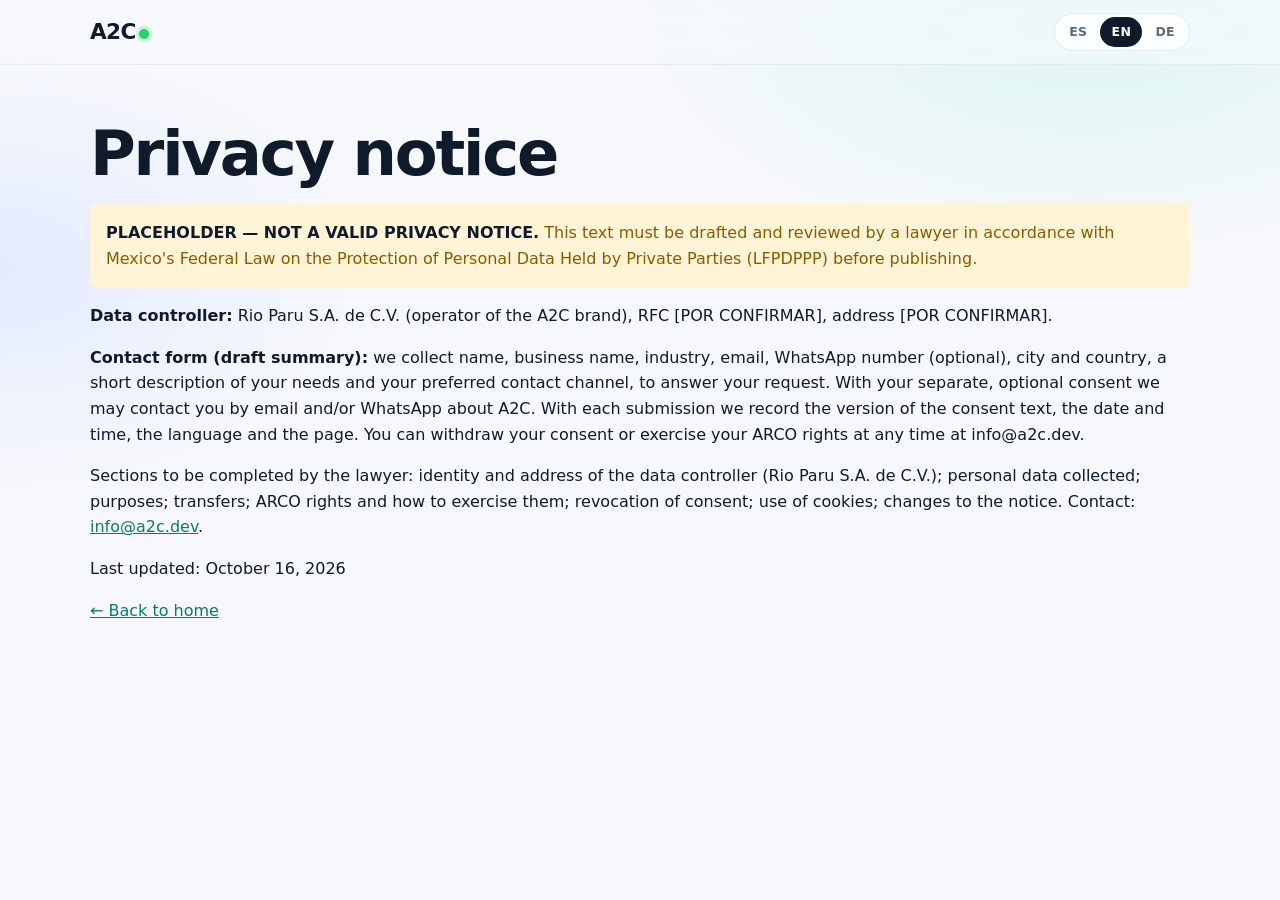
<file: aviso-de-privacidad.html>
<!doctype html>
<html lang="es"><head><meta charset="utf-8"><meta name="viewport" content="width=device-width,initial-scale=1">
<title>Aviso de privacidad · A2C</title>
<meta name="title-es" content="Aviso de privacidad · A2C"><meta name="title-en" content="Privacy notice · A2C"><meta name="title-de" content="Datenschutzhinweis · A2C">
<link rel="canonical" href="https://a2c.dev/aviso-de-privacidad.html"><link rel="icon" href="/favicon.svg" type="image/svg+xml">
<link rel="stylesheet" href="/style.css"><script src="/i18n.js" defer></script></head>
<body><div class="bg-fallback" aria-hidden="true"></div><header><div class="w nav"><a class="logo" href="/" data-es-href="/" data-en-href="/en/" data-de-href="/de/">A2C</a><div class="langsw" role="group" aria-label="Idioma / Language / Sprache"><button type="button" data-setlang="es" lang="es" aria-label="Español">ES</button><button type="button" data-setlang="en" lang="en" aria-label="English">EN</button><button type="button" data-setlang="de" lang="de" aria-label="Deutsch">DE</button></div></div></header>
<main class="w" style="padding:2.5rem 1.25rem">
<h1 data-es data-en="Privacy notice" data-de="Datenschutzhinweis">Aviso de privacidad</h1>
<p class="ph" style="display:block;padding:1rem" data-es data-en="<strong>PLACEHOLDER — NOT A VALID PRIVACY NOTICE.</strong> This text must be drafted and reviewed by a lawyer in accordance with Mexico's Federal Law on the Protection of Personal Data Held by Private Parties (LFPDPPP) before publishing." data-de="<strong>PLATZHALTER – KEIN GÜLTIGER DATENSCHUTZHINWEIS.</strong> Dieser Text muss vor der Veröffentlichung von einer Anwältin oder einem Anwalt gemäß dem mexikanischen Bundesgesetz zum Schutz personenbezogener Daten im Besitz von Privatpersonen (LFPDPPP) verfasst und geprüft werden."><strong>BORRADOR / PLACEHOLDER — NO ES UN AVISO DE PRIVACIDAD VÁLIDO.</strong> Este texto debe ser redactado y revisado por un abogado conforme a la Ley Federal de Protección de Datos Personales en Posesión de los Particulares (LFPDPPP) antes de publicarse.</p>
<p data-es data-en="<strong>Data controller:</strong> Rio Paru S.A. de C.V. (operator of the A2C brand), RFC [POR CONFIRMAR], address [POR CONFIRMAR]." data-de="<strong>Verantwortlicher:</strong> Rio Paru S.A. de C.V. (Betreiber der Marke A2C), RFC [POR CONFIRMAR], Anschrift [POR CONFIRMAR]."><strong>Responsable:</strong> Rio Paru S.A. de C.V. (operadora de la marca A2C), RFC [POR CONFIRMAR], domicilio [POR CONFIRMAR].</p>
<p data-es data-en="<strong>Contact form (draft summary):</strong> we collect name, business name, industry, email, WhatsApp number (optional), city and country, a short description of your needs and your preferred contact channel, to answer your request. With your separate, optional consent we may contact you by email and/or WhatsApp about A2C. With each submission we record the version of the consent text, the date and time, the language and the page. You can withdraw your consent or exercise your ARCO rights at any time at info@a2c.dev." data-de="<strong>Kontaktformular (Entwurf):</strong> Wir erheben Name, Unternehmensname, Branche, E-Mail, WhatsApp-Nummer (optional), Stadt und Land, eine kurze Beschreibung Ihres Bedarfs und Ihren bevorzugten Kontaktweg, um Ihre Anfrage zu beantworten. Mit Ihrer gesonderten, freiwilligen Einwilligung kontaktieren wir Sie per E-Mail und/oder WhatsApp zu A2C. Zu jeder Anfrage speichern wir die Version des Einwilligungstextes, Datum und Uhrzeit, die Sprache und die Seite. Sie können Ihre Einwilligung jederzeit widerrufen oder Ihre ARCO-Rechte unter info@a2c.dev ausüben."><strong>Formulario de contacto (resumen en borrador):</strong> recabamos nombre, nombre del negocio, industria, email, número de WhatsApp (opcional), ciudad y país, una breve descripción de tus necesidades y tu medio de contacto preferido, para atender tu solicitud. Con tu consentimiento separado y opcional podemos contactarte por email y/o WhatsApp sobre A2C. Con cada envío registramos la versión del texto de consentimiento, la fecha y hora, el idioma y la página. Puedes revocar tu consentimiento o ejercer tus derechos ARCO en cualquier momento en info@a2c.dev.</p>
<p data-es data-en="Sections to be completed by the lawyer: identity and address of the data controller (Rio Paru S.A. de C.V.); personal data collected; purposes; transfers; ARCO rights and how to exercise them; revocation of consent; use of cookies; changes to the notice. Contact: <a href='mailto:info@a2c.dev'>info@a2c.dev</a>." data-de="Von der Anwältin bzw. dem Anwalt zu ergänzende Abschnitte: Identität und Anschrift des Verantwortlichen (Rio Paru S.A. de C.V.); erhobene personenbezogene Daten; Zwecke; Übermittlungen; ARCO-Rechte und deren Ausübung; Widerruf der Einwilligung; Verwendung von Cookies; Änderungen dieses Hinweises. Kontakt: <a href='mailto:info@a2c.dev'>info@a2c.dev</a>.">Secciones a completar por el abogado: identidad y domicilio del responsable (Rio Paru S.A. de C.V.); datos personales recabados; finalidades; transferencias; derechos ARCO y medios para ejercerlos; revocación del consentimiento; uso de cookies; cambios al aviso. Contacto: <a href="mailto:info@a2c.dev">info@a2c.dev</a>.</p>
<p data-es data-en="Last updated: October 16, 2026" data-de="Zuletzt aktualisiert: 16. Oktober 2026">Última actualización: 16 de octubre de 2026</p>
<p><a href="/" data-es-href="/" data-en-href="/en/" data-de-href="/de/" data-es data-en="← Back to home" data-de="← Zur Startseite">← Volver al inicio</a></p></main></body></html>
</file>
<file: style.css>
:root{--bg:#f6f8fb;--t:#0f1b2a;--m:#5b6b7e;--p:#0e9f8a;--pd:#0a7a6a;--wa:#25d366;--b:#4f7cff;--v:#8b5cf6;--line:#e3e8ef;--card:#fff;--chat:#e9f7f1}
*{box-sizing:border-box}html{scroll-behavior:smooth;background:var(--bg)}
body{margin:0;font-family:ui-sans-serif,system-ui,-apple-system,"Segoe UI",Roboto,sans-serif;color:var(--t);line-height:1.6;-webkit-font-smoothing:antialiased}
a{color:var(--pd)}img,svg{max-width:100%}
#bg{position:fixed;inset:0;width:100%;height:100%;z-index:-2;pointer-events:none;opacity:.13}
.bg-fallback{position:fixed;inset:0;z-index:-3;pointer-events:none;background:radial-gradient(50% 40% at 85% 0,#d9f5ee,transparent 70%),radial-gradient(40% 35% at 0 30%,#e4ebff,transparent 70%),var(--bg)}
.skip{position:absolute;left:-999px}.skip:focus{left:1rem;top:1rem;background:#fff;padding:.5rem;z-index:9}
.w{max-width:1140px;margin:0 auto;padding:0 1.25rem}
header{position:sticky;top:0;z-index:5;background:rgba(246,248,251,.75);backdrop-filter:blur(14px) saturate(160%);-webkit-backdrop-filter:blur(14px) saturate(160%);border-bottom:1px solid var(--line)}
.nav{display:flex;align-items:center;justify-content:space-between;gap:1rem;height:64px}
.logo{font-weight:800;font-size:1.35rem;text-decoration:none;letter-spacing:-.03em;color:var(--t)}.logo::after{content:"";display:inline-block;width:.45em;height:.45em;margin-left:.15em;border-radius:50%;background:var(--wa);box-shadow:0 0 0 3px rgba(37,211,102,.2)}
.links{display:none;gap:1.6rem}
.menu-btn{display:inline-flex;flex-direction:column;justify-content:center;align-items:center;gap:4px;width:42px;height:40px;padding:0;border:1px solid var(--line);border-radius:12px;background:rgba(255,255,255,.85);color:var(--t);cursor:pointer;flex:0 0 auto}
.menu-btn span{display:block;width:18px;height:2px;border-radius:2px;background:currentColor;transition:transform .2s,opacity .2s}
.menu-btn[aria-expanded="true"] span:nth-child(1){transform:translateY(6px) rotate(45deg)}.menu-btn[aria-expanded="true"] span:nth-child(2){opacity:0}.menu-btn[aria-expanded="true"] span:nth-child(3){transform:translateY(-6px) rotate(-45deg)}
.menu-btn:focus-visible{outline:2px solid var(--b);outline-offset:2px}
@media(max-width:759.98px){.nav .langsw{margin-left:auto}.menu-btn{order:1}.links.open{display:flex;flex-direction:column;gap:0;position:absolute;top:100%;left:0;right:0;padding:.25rem 1.25rem .75rem;background:#fff;border-bottom:1px solid var(--line);box-shadow:0 18px 30px -18px rgba(15,27,42,.35)}.links.open a{padding:.85rem 0;font-size:1.05rem;color:var(--t);border-bottom:1px solid var(--line)}.links.open a:last-child{border-bottom:0}}.links a{text-decoration:none;color:var(--m);font-size:.95rem}.links a:hover{color:var(--t)}
.lang{border:1px solid var(--line);background:#fff;color:var(--t);font-weight:600;border-radius:999px;padding:.4rem 1rem;cursor:pointer;font-size:.85rem}.lang:hover{border-color:var(--p)}
.lang:focus-visible,.btn:focus-visible,a:focus-visible{outline:2px solid var(--b);outline-offset:3px}
.hero{padding:3rem 0 3.5rem}
.hero-grid{display:grid;gap:2.5rem;align-items:center}
h1{font-size:clamp(2.1rem,6.5vw,3.9rem);line-height:1.05;letter-spacing:-.035em;font-weight:750;margin:1rem 0 1.1rem}
h2{font-size:clamp(1.7rem,4.5vw,2.6rem);letter-spacing:-.03em;line-height:1.1;margin:0 0 1.5rem}
.lead{font-size:clamp(1.05rem,2.2vw,1.2rem);color:var(--m);max-width:36em;margin-bottom:1.8rem}
.tag{display:inline-flex;align-items:center;gap:.4rem;background:#fff;border:1px solid var(--line);border-radius:999px;padding:.3rem .9rem;font-size:.8rem;color:var(--pd);font-weight:600}
.tag::before{content:"";width:.5rem;height:.5rem;border-radius:50%;background:var(--wa);animation:pulse 2s infinite}
@keyframes pulse{50%{box-shadow:0 0 0 5px rgba(37,211,102,.15)}}
.btn{display:inline-flex;align-items:center;gap:.55rem;color:#fff;text-decoration:none;font-weight:700;padding:.9rem 1.4rem;border-radius:14px;margin:.4rem .5rem 0 0;background:var(--wa);box-shadow:0 8px 24px -8px rgba(37,211,102,.7);transition:box-shadow .3s,transform .2s;will-change:transform}
.btn:hover{box-shadow:0 12px 32px -6px rgba(37,211,102,.85)}
.btn.o{background:#fff;color:var(--t);border:1px solid var(--line);box-shadow:0 2px 6px rgba(15,27,42,.05)}
section{padding:4.5rem 0}#como,#contacto{background:rgba(255,255,255,.6);border-block:1px solid var(--line)}
.grid{display:grid;gap:1.25rem}
.card{position:relative;background:var(--card);border:1px solid var(--line);border-radius:20px;padding:1.6rem;box-shadow:0 1px 2px rgba(15,27,42,.04),0 12px 32px -18px rgba(15,27,42,.18)}
.card h3{margin:.75rem 0 .4rem;font-size:1.2rem;letter-spacing:-.015em}.card p,.card li{color:var(--m)}
.ic{width:44px;height:44px;color:var(--pd);padding:9px;border-radius:12px;background:var(--chat)}
.price{font-weight:700;color:var(--t);font-size:1.15rem;margin-bottom:0}
ul.chk{padding-left:0;list-style:none}ul.chk li{padding-left:1.7rem;position:relative;margin:.35rem 0}
ul.chk li::before{content:"✓";position:absolute;left:0;top:.15em;width:1.1rem;height:1.1rem;border-radius:50%;background:var(--chat);color:var(--pd);font-size:.7rem;font-weight:800;display:grid;place-items:center}
.ph{background:#fff4d6;color:#8a5a00;padding:0 .3rem;border-radius:5px}
.step{display:flex;gap:1rem}
.num{flex:0 0 auto;align-self:flex-start;padding:.35rem .8rem;border-radius:14px 14px 14px 4px;background:var(--chat);color:var(--pd);font-weight:800;font-size:.95rem}
.num::before{content:"#"}
footer{border-top:1px solid var(--line);color:var(--m);padding:2rem 0;font-size:.9rem}footer a{color:var(--t)}
.note{font-size:.9rem;color:var(--m);margin-top:1.5rem}strong{color:var(--t)}
/* demo chat */
.demo-wrap{position:relative;max-width:360px;width:100%;margin:0 auto;padding:1rem 0}
.phone{background:#fff;border:1px solid var(--line);border-radius:30px;box-shadow:0 30px 60px -25px rgba(15,27,42,.35),0 0 0 8px #fff,0 0 0 9px var(--line);overflow:hidden}
.ph-top{display:flex;gap:.7rem;align-items:center;padding:.9rem 1rem;background:var(--pd);color:#fff}
.ph-top b{display:block;font-size:.92rem}.ph-top small{opacity:.85;font-size:.75rem}
.av{width:36px;height:36px;border-radius:50%;background:rgba(255,255,255,.2);display:grid;place-items:center;font-size:.7rem;font-weight:800}
.thread{padding:1rem .9rem 1.1rem;min-height:390px;display:flex;flex-direction:column;gap:.55rem;background:#f3efe8 radial-gradient(rgba(0,0,0,.035) 1px,transparent 1px) 0 0/14px 14px;font-size:.88rem;line-height:1.4}
.msg{max-width:82%;padding:.5rem .7rem .35rem;border-radius:12px;box-shadow:0 1px 1px rgba(0,0,0,.08)}
.msg i{display:flex;justify-content:flex-end;align-items:center;gap:.2rem;font-style:normal;font-size:.68rem;color:#7a8794;margin-top:.15rem}
.msg.in{background:#fff;align-self:flex-start;border-top-left-radius:4px}
.msg.out{background:#d9fdd3;align-self:flex-end;border-top-right-radius:4px}
.tk{width:16px;height:11px;color:#34b7f1}
.typing{align-self:flex-end;background:#d9fdd3;border-radius:12px;padding:.6rem .75rem;display:flex;gap:4px}
.typing span{width:6px;height:6px;border-radius:50%;background:#6b8f7a;animation:dot 1s infinite}
.typing span:nth-child(2){animation-delay:.15s}.typing span:nth-child(3){animation-delay:.3s}
@keyframes dot{0%,60%,100%{transform:none;opacity:.5}30%{transform:translateY(-4px);opacity:1}}
.bk{align-self:flex-end;width:88%;background:#fff;border-radius:14px;padding:.75rem .85rem;border:1px solid var(--line);box-shadow:0 10px 24px -12px rgba(15,27,42,.35)}
.bk-h{display:flex;justify-content:space-between;align-items:center;gap:.5rem;margin-bottom:.45rem}
.ok{background:#dcfce7;color:#15803d;font-size:.7rem;font-weight:700;padding:.15rem .5rem;border-radius:999px;white-space:nowrap}
.bk-r{display:flex;flex-wrap:wrap;gap:.35rem .8rem;font-size:.8rem;color:var(--t)}.bk small{color:#94a3b8;font-size:.68rem}
.toast{position:absolute;display:flex;align-items:center;gap:.5rem;background:rgba(255,255,255,.8);backdrop-filter:blur(12px);-webkit-backdrop-filter:blur(12px);border:1px solid rgba(255,255,255,.9);box-shadow:0 12px 30px -12px rgba(15,27,42,.3);border-radius:12px;padding:.5rem .8rem;font-size:.78rem;font-weight:600;white-space:nowrap}
.t1{top:-.4rem;left:-.25rem}.t2{bottom:-.6rem;right:-.25rem}.t3{display:none}.demo-wrap{padding:1.6rem 0}
.dot{width:.55rem;height:.55rem;border-radius:50%}.dot.g{background:var(--wa)}.dot.b{background:var(--b)}.dot.v{background:var(--v)}
/* sequenced animation (JS adds .play; without JS/reduced motion everything is visible) */
.play .m1,.play .m2,.play .m3,.play .m4,.play .m5,.play .m6,.play .toast{opacity:0;animation:pop .45s cubic-bezier(.2,.8,.2,1.2) forwards}
.play .m1{animation-delay:.4s}.play .m2{animation:pop .3s 1.4s forwards,hide .2s 2.6s forwards}.play .m3{animation-delay:2.8s}
.play .m4{animation-delay:4.2s}.play .m5{animation:pop .3s 5.2s forwards,hide .2s 6.3s forwards}.play .m6{animation-delay:6.5s}
.play .t2{animation-delay:3.1s}.play .t1{animation-delay:7s}.play .t3{animation-delay:8s}
@keyframes pop{from{opacity:0;transform:translateY(10px) scale(.96)}to{opacity:1;transform:none}}
@keyframes hide{to{opacity:0;height:0;padding:0;margin:-.275rem 0}}
.typing{opacity:0;height:0;padding:0;margin:-.275rem 0;overflow:hidden}.play .typing{height:auto;padding:.6rem .75rem;margin:0}
/* mock widgets in product cards */
.mock{margin:1rem 0;border:1px solid var(--line);border-radius:14px;padding:.8rem;background:#fbfcfe;font-size:.78rem}
.mock-h{font-weight:700;color:var(--m);margin-bottom:.5rem;text-transform:uppercase;letter-spacing:.06em;font-size:.68rem}
.days,.cells{display:grid;grid-template-columns:repeat(7,1fr);gap:.3rem;text-align:center}.days{color:var(--m);font-weight:600;margin-bottom:.3rem}
.cells .c{height:22px;border-radius:6px;background:#e8f7f2}.cells .full{background:repeating-linear-gradient(45deg,#eef1f5 0 4px,#e3e8ef 4px 8px)}
.cells .pick{background:var(--p);box-shadow:0 0 0 3px rgba(14,159,138,.2);animation:pulse2 2.4s infinite}
@keyframes pulse2{50%{box-shadow:0 0 0 6px rgba(14,159,138,.08)}}
.times{display:flex;gap:.4rem;margin-top:.6rem}.times span{flex:1;text-align:center;border:1px solid var(--line);border-radius:8px;padding:.3rem;background:#fff}
.times .pick{background:var(--p);color:#fff;border-color:var(--p);font-weight:700}
.call-h{display:flex;align-items:center;gap:.6rem}.call-h b{display:block}.call-h small{color:var(--m)}
.ring{width:34px;height:34px;border-radius:50%;background:#ede9fe;display:grid;place-items:center;animation:pulse3 1.6s infinite}
@keyframes pulse3{50%{box-shadow:0 0 0 6px rgba(139,92,246,.12)}}
.live{margin-left:auto;font-variant-numeric:tabular-nums;color:var(--v);font-weight:700}
.wave{display:flex;align-items:center;gap:3px;height:40px;margin-top:.6rem}
.wave i{flex:1;border-radius:2px;background:linear-gradient(var(--v),var(--b));height:calc(20% + (var(--d)*37%) % 80%);animation:wv 1.1s ease-in-out infinite alternate;animation-delay:calc(var(--d)*-90ms)}
@keyframes wv{to{transform:scaleY(.35)}}
/* text animations */
.split .wd{display:inline-block;white-space:nowrap}
.split .ch{display:inline-block;opacity:0;filter:blur(3px);transform:translateY(.12em);animation:chIn .38s cubic-bezier(.2,.7,.2,1) forwards;animation-delay:min(calc(var(--i)*6ms),360ms)}
@keyframes chIn{to{opacity:1;filter:blur(0);transform:none}}
.blur-in{animation:fadeUp .45s .15s cubic-bezier(.2,.7,.2,1) both}
@keyframes fadeUp{from{opacity:0;filter:blur(2px);transform:translateY(6px)}to{opacity:1;filter:blur(0);transform:none}}
.js .reveal{opacity:0;transform:translateY(20px);transition:opacity .7s,transform .7s cubic-bezier(.2,.7,.2,1)}.js .reveal.in{opacity:1;transform:none}
@media(min-width:760px){.links{display:flex}.menu-btn{display:none}.g2{grid-template-columns:1fr 1fr}.g3{grid-template-columns:repeat(3,1fr)}.step{flex-direction:column}.card{padding:2rem}}
@media(min-width:980px){.hero{padding:4.5rem 0 5rem}.hero-grid{grid-template-columns:1.15fr .85fr}.t1{top:-.2rem;left:-3rem}.t2{top:4.2rem;bottom:auto;right:-3.5rem}.t3{display:flex;bottom:-.4rem;left:-3rem}}
@media(prefers-reduced-motion:reduce){*,*::before,*::after{animation:none!important;transition:none!important}html{scroll-behavior:auto}.split .ch,.blur-in,.js .reveal{opacity:1!important;filter:none!important;transform:none!important}}
@supports not ((backdrop-filter:blur(1px)) or (-webkit-backdrop-filter:blur(1px))){header,.toast{background:#fff}}
.quote{margin:.35rem 0 0;font-size:.95rem}.quote a{font-weight:600}
/* packages / pricing */
.lead.sm{font-size:1.05rem;margin:-.6rem 0 2rem}
.pkgs{align-items:stretch}
.pkg{display:flex;flex-direction:column;background:rgba(255,255,255,.78);backdrop-filter:blur(14px) saturate(160%);-webkit-backdrop-filter:blur(14px) saturate(160%)}
.pkg h3{margin-top:.2rem;font-size:1.3rem}
.pkg-n{margin:0;font-size:.75rem;font-weight:800;letter-spacing:.12em;color:var(--pd)}
.card .amt,.amt{margin:.6rem 0 0;font-size:2.3rem;font-weight:800;letter-spacing:-.035em;line-height:1.1;color:var(--t)}
.amt .cur{font-size:.9rem;font-weight:700;color:var(--m);letter-spacing:0;vertical-align:.55em;margin-right:.1rem}
.amt small{font-size:.9rem;font-weight:600;color:var(--m);letter-spacing:0;margin-left:.2rem}
.setup{margin:.3rem 0 .4rem;font-size:.9rem;color:var(--m)}
.pkg ul.chk{flex:1;margin:.6rem 0 1rem}
.pkg-extra{font-size:.85rem;color:var(--m);margin:-.4rem 0 1rem}
.pkg .pkg-cta{justify-content:center;margin:0;width:100%}
.pkg.rec{border:2px solid var(--p);box-shadow:0 1px 2px rgba(15,27,42,.04),0 24px 48px -22px rgba(14,159,138,.45)}
.rec-badge{position:absolute;top:-.8rem;right:1.2rem;background:var(--p);color:#fff;font-size:.72rem;font-weight:700;letter-spacing:.04em;padding:.3rem .8rem;border-radius:999px;box-shadow:0 6px 16px -6px rgba(14,159,138,.7)}
.pkg-notes{margin-top:1.8rem;display:grid;gap:.4rem;font-size:.92rem;color:var(--m);background:rgba(255,255,255,.6);backdrop-filter:blur(10px);-webkit-backdrop-filter:blur(10px);border:1px solid var(--line);border-radius:16px;padding:1.1rem 1.3rem}
.pkg-notes p{margin:0}
@media(min-width:760px){.pkg.rec{transform:translateY(-8px)}.js .pkg.rec.reveal.in{transform:translateY(-8px)}}
section{scroll-margin-top:64px}
/* language + currency switchers */
.langsw,.cursw{display:inline-flex;gap:2px;padding:3px;border:1px solid var(--line);border-radius:999px;background:rgba(255,255,255,.75);backdrop-filter:blur(10px);-webkit-backdrop-filter:blur(10px)}
.langsw a{text-decoration:none;display:inline-block;line-height:1.5}
.langsw button,.langsw a,.cursw button{border:0;background:transparent;color:var(--m);font:inherit;font-weight:700;font-size:.78rem;letter-spacing:.02em;padding:.32rem .7rem;border-radius:999px;cursor:pointer}
.langsw button:hover,.langsw a:hover,.cursw button:hover{color:var(--t)}
.langsw button.on,.langsw a.on,.cursw button.on{background:var(--t);color:#fff}
.langsw button:focus-visible,.langsw a:focus-visible,.cursw button:focus-visible{outline:2px solid var(--b);outline-offset:2px}
.pk-head{display:flex;flex-wrap:wrap;align-items:center;justify-content:space-between;gap:.8rem 1.5rem;margin-bottom:1.5rem}.pk-head h2{margin:0}
.cursw button.on{background:var(--p)}
.fx-note{font-size:.78rem;opacity:.85}
.amt .tax{display:block;font-size:.82rem;font-weight:600;color:var(--m);letter-spacing:0;line-height:1.3;margin-top:.15rem}
.amt .cur-a{margin:0 0 0 .3rem}
/* industry showcase (#casos) */
.sc-intro{max-width:44em}
.sc-tabs{display:flex;gap:.5rem;overflow-x:auto;scrollbar-width:none;margin:0 -1.25rem 1.75rem;padding:.25rem 1.25rem .5rem;scroll-snap-type:x proximity}
.sc-tabs::-webkit-scrollbar{display:none}
.sc-tab{flex:0 0 auto;display:inline-flex;align-items:center;gap:.45rem;border:1px solid var(--line);background:rgba(255,255,255,.85);color:var(--t);font:inherit;font-weight:650;font-size:.92rem;padding:.55rem 1rem;border-radius:999px;cursor:pointer;scroll-snap-align:start;transition:background .2s,border-color .2s,color .2s}
.sc-tab:hover{border-color:var(--p)}.sc-tab[aria-selected="true"]{background:var(--t);color:#fff;border-color:var(--t)}
.sc-tab:focus-visible,.sc-panel:focus-visible,.sc-replay:focus-visible{outline:2px solid var(--b);outline-offset:2px}
.sc:not(.sc-js) .sc-tabs{display:none}
.sc-panel{display:grid;gap:1.5rem;grid-template-areas:"head" "stage" "out";align-items:start;border-radius:20px}
.sc-panel[hidden]{display:none}
.sc:not(.sc-js) .sc-panel+.sc-panel{margin-top:3rem;padding-top:3rem;border-top:1px solid var(--line)}
.sc-head{grid-area:head}.sc-stage{grid-area:stage;max-width:380px;width:100%;margin:0 auto}.sc-out{grid-area:out}
.sc-head h3{font-size:clamp(1.35rem,3.6vw,1.8rem);letter-spacing:-.025em;line-height:1.2;margin:.7rem 0 .5rem}
.sc-head p{color:var(--m);margin:0;font-size:1.02rem}
.sc-chip{display:inline-flex;align-items:center;gap:.35rem;font-size:.78rem;font-weight:700;color:#3730a3;background:#eef2ff;border:1px solid #e0e7ff;border-radius:999px;padding:.25rem .75rem}
.sc-thread{height:480px;overflow-y:auto;overscroll-behavior:contain;scroll-behavior:smooth;padding:1rem .8rem 1.1rem;display:flex;flex-direction:column;gap:.5rem;background:#f3efe8 radial-gradient(rgba(0,0,0,.035) 1px,transparent 1px) 0 0/14px 14px;font-size:.86rem;line-height:1.4;scrollbar-width:thin}
.sc-thread .msg{max-width:85%;flex:0 0 auto}.sc-thread .msg b{font-weight:700}
.sc-thread .bk{flex:0 0 auto}.sc .ok{white-space:normal;text-align:right}
.sc-thread .bk-r{flex-direction:column;gap:.15rem}
.sc-sys{flex:0 0 auto;align-self:center;max-width:92%;text-align:center;background:#e8f7f2;color:var(--pd);border:1px solid #c9ecdf;font-size:.72rem;font-weight:700;border-radius:999px;padding:.3rem .8rem}
.sc-typing{flex:0 0 auto;display:flex;gap:4px;padding:.6rem .75rem;border-radius:12px;align-self:flex-end;background:#d9fdd3}.sc-typing.in{align-self:flex-start;background:#fff}
.sc-typing span{width:6px;height:6px;border-radius:50%;background:#6b8f7a;animation:dot 1s infinite}.sc-typing span:nth-child(2){animation-delay:.15s}.sc-typing span:nth-child(3){animation-delay:.3s}
.sc-play .sc-i:not(.sc-show){display:none}.sc-play .sc-i.sc-show{animation:pop .4s cubic-bezier(.2,.8,.2,1.2) both}
.sc-label{text-align:center;font-size:.76rem;color:var(--m);margin:.9rem 0 0}
.sc-privacy{text-align:center;font-size:.72rem;line-height:1.4;color:var(--m);margin:.35rem auto 0;max-width:30rem}
.sc-replay{display:block;margin:.5rem auto 0;border:1px solid var(--line);background:#fff;color:var(--t);font:inherit;font-size:.82rem;font-weight:650;padding:.4rem .9rem;border-radius:999px;cursor:pointer}.sc-replay[hidden]{display:none}
/* phone-call variant */
.sc-calltop{background:linear-gradient(135deg,#6d4ad8,var(--v))}.sc-live{margin-left:auto;color:#fca5a5;font-size:.8rem;animation:pulse 1.6s infinite}
.sc-call .sc-thread{background:#f6f4fe}.sc-call .msg.out{background:#ede9fe}.sc-call .sc-typing.out{background:#ede9fe}.sc-call .sc-typing.out span{background:var(--v)}
.sc-call .msg .sp{display:block;font-size:.66rem;text-transform:uppercase;letter-spacing:.06em;color:var(--m);margin-bottom:.1rem}.sc-call .msg.out .sp{color:#6d4ad8}
.sc-out ul.chk{margin:0 0 1.2rem}.sc-out ul.chk li{color:var(--m)}
.sc-pkg{display:grid;gap:.15rem;background:rgba(255,255,255,.8);border:1px solid var(--line);border-radius:16px;padding:1rem 1.15rem;margin-bottom:.6rem}
.sc-pkg small{font-size:.7rem;font-weight:800;letter-spacing:.1em;text-transform:uppercase;color:var(--pd)}.sc-pkg b{font-size:1.1rem}.sc-price{color:var(--m);font-size:.92rem}.sc-pkg a{font-weight:600;font-size:.92rem}
.sc-cta{display:flex;flex-wrap:wrap;align-items:center;gap:.4rem 1rem}.sc-formlink{font-weight:600;font-size:.95rem;margin-top:.4rem}
@media(min-width:980px){.sc-panel{grid-template-columns:380px 1fr;grid-template-areas:"stage head" "stage out";column-gap:3.5rem;row-gap:1.5rem;grid-template-rows:auto 1fr}.sc-stage{margin:0}.sc-thread{height:500px}.sc-head{padding-top:1rem}}
/* lead form (#cuentanos) */
.lf-wrap{max-width:860px}
.lf{display:grid;gap:1.1rem}
.lf-grid{display:grid;gap:1rem}
.lf-f{display:grid;gap:.3rem}.lf-f label,.lf legend{font-weight:650;font-size:.92rem;color:var(--t)}
.lf input[type=text],.lf input[type=email],.lf input[type=tel],.lf select,.lf textarea{width:100%;font:inherit;font-size:1rem;color:var(--t);background:#fff;border:1px solid #cfd8e3;border-radius:12px;padding:.7rem .85rem;transition:border-color .2s,box-shadow .2s}
.lf textarea{resize:vertical;min-height:5.5rem}
.lf input:focus,.lf select:focus,.lf textarea:focus{outline:none;border-color:var(--p);box-shadow:0 0 0 3px rgba(14,159,138,.18)}
.lf-hint{color:var(--m);font-size:.78rem}
.lf fieldset{border:0;margin:0;padding:0;display:grid;gap:.55rem}
.lf-pref{grid-template-columns:repeat(auto-fit,minmax(110px,1fr))}.lf-pref legend{margin-bottom:.45rem}
.lf-radio{display:flex;align-items:center;gap:.45rem;border:1px solid var(--line);border-radius:12px;padding:.55rem .8rem;background:#fff;cursor:pointer;font-size:.95rem}
.lf-radio:has(input:checked){border-color:var(--p);background:#e8f7f2}
.lf-check{display:grid;grid-template-columns:auto 1fr;gap:.6rem;align-items:start;font-size:.9rem;color:var(--m);cursor:pointer}
.lf input[type=checkbox],.lf input[type=radio]{width:1.15rem;height:1.15rem;margin:.15rem 0 0;accent-color:var(--pd)}
.lf-bad input,.lf-bad select,.lf-bad textarea,.lf [aria-invalid=true]{border-color:#dc2626!important}.lf-check.lf-bad{color:#b91c1c}
.lf-hp{position:absolute!important;left:-10000px;width:1px;height:1px;overflow:hidden}
.lf-resp{font-size:.78rem;color:var(--m);margin:0}
.lf-submit{justify-self:start;border:0;font:inherit;font-weight:700;cursor:pointer;margin:0}.lf-submit:disabled{opacity:.6;cursor:wait}
.lf-msg{margin:0;font-weight:600;padding:.7rem .9rem;border-radius:12px}.lf-msg.ok{background:#e8f7f2;color:var(--pd)}.lf-msg.bad{background:#fef2f2;color:#b91c1c}
@media(min-width:760px){.lf-grid{grid-template-columns:1fr 1fr}.lf-pain{grid-column:1/-1}}
#cuentanos{background:rgba(255,255,255,.6);border-block:1px solid var(--line)}

.pkg-desc{font-weight:500;color:var(--m);font-size:.72em;white-space:nowrap}
</file>
